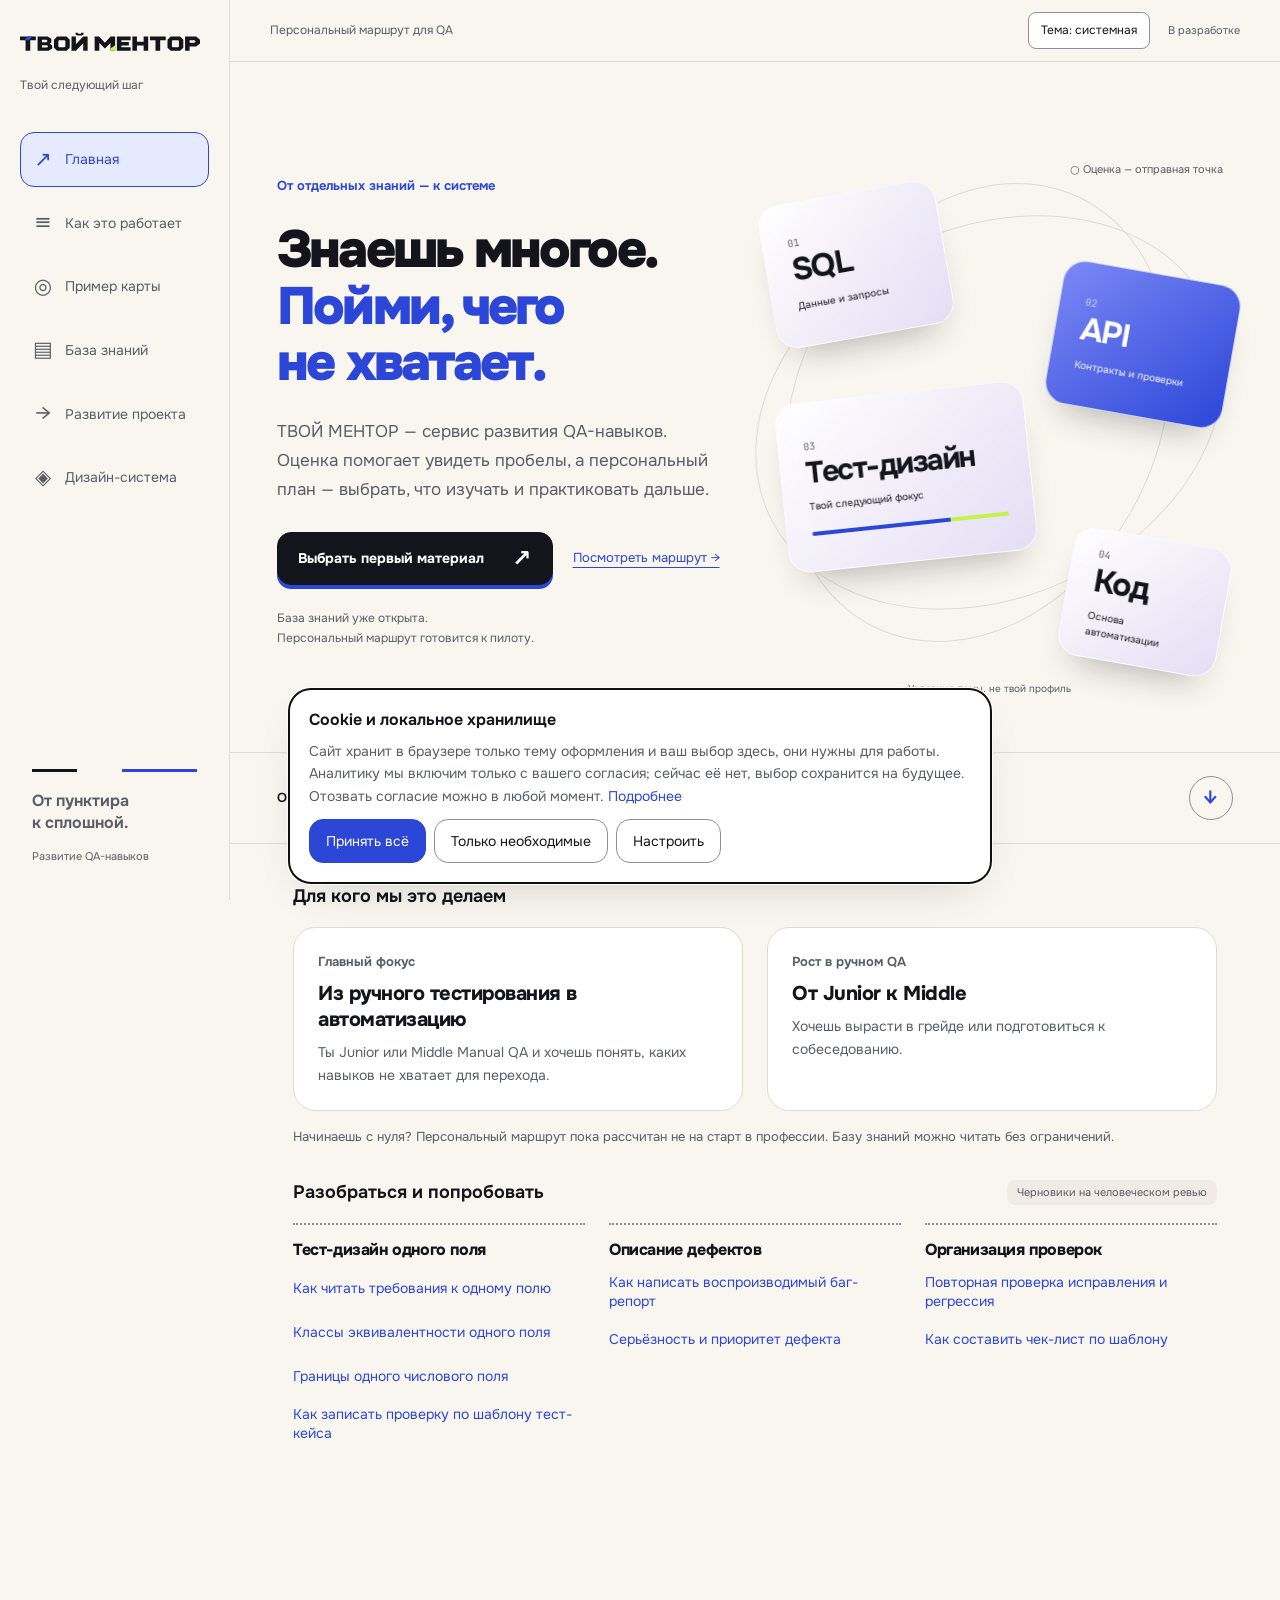
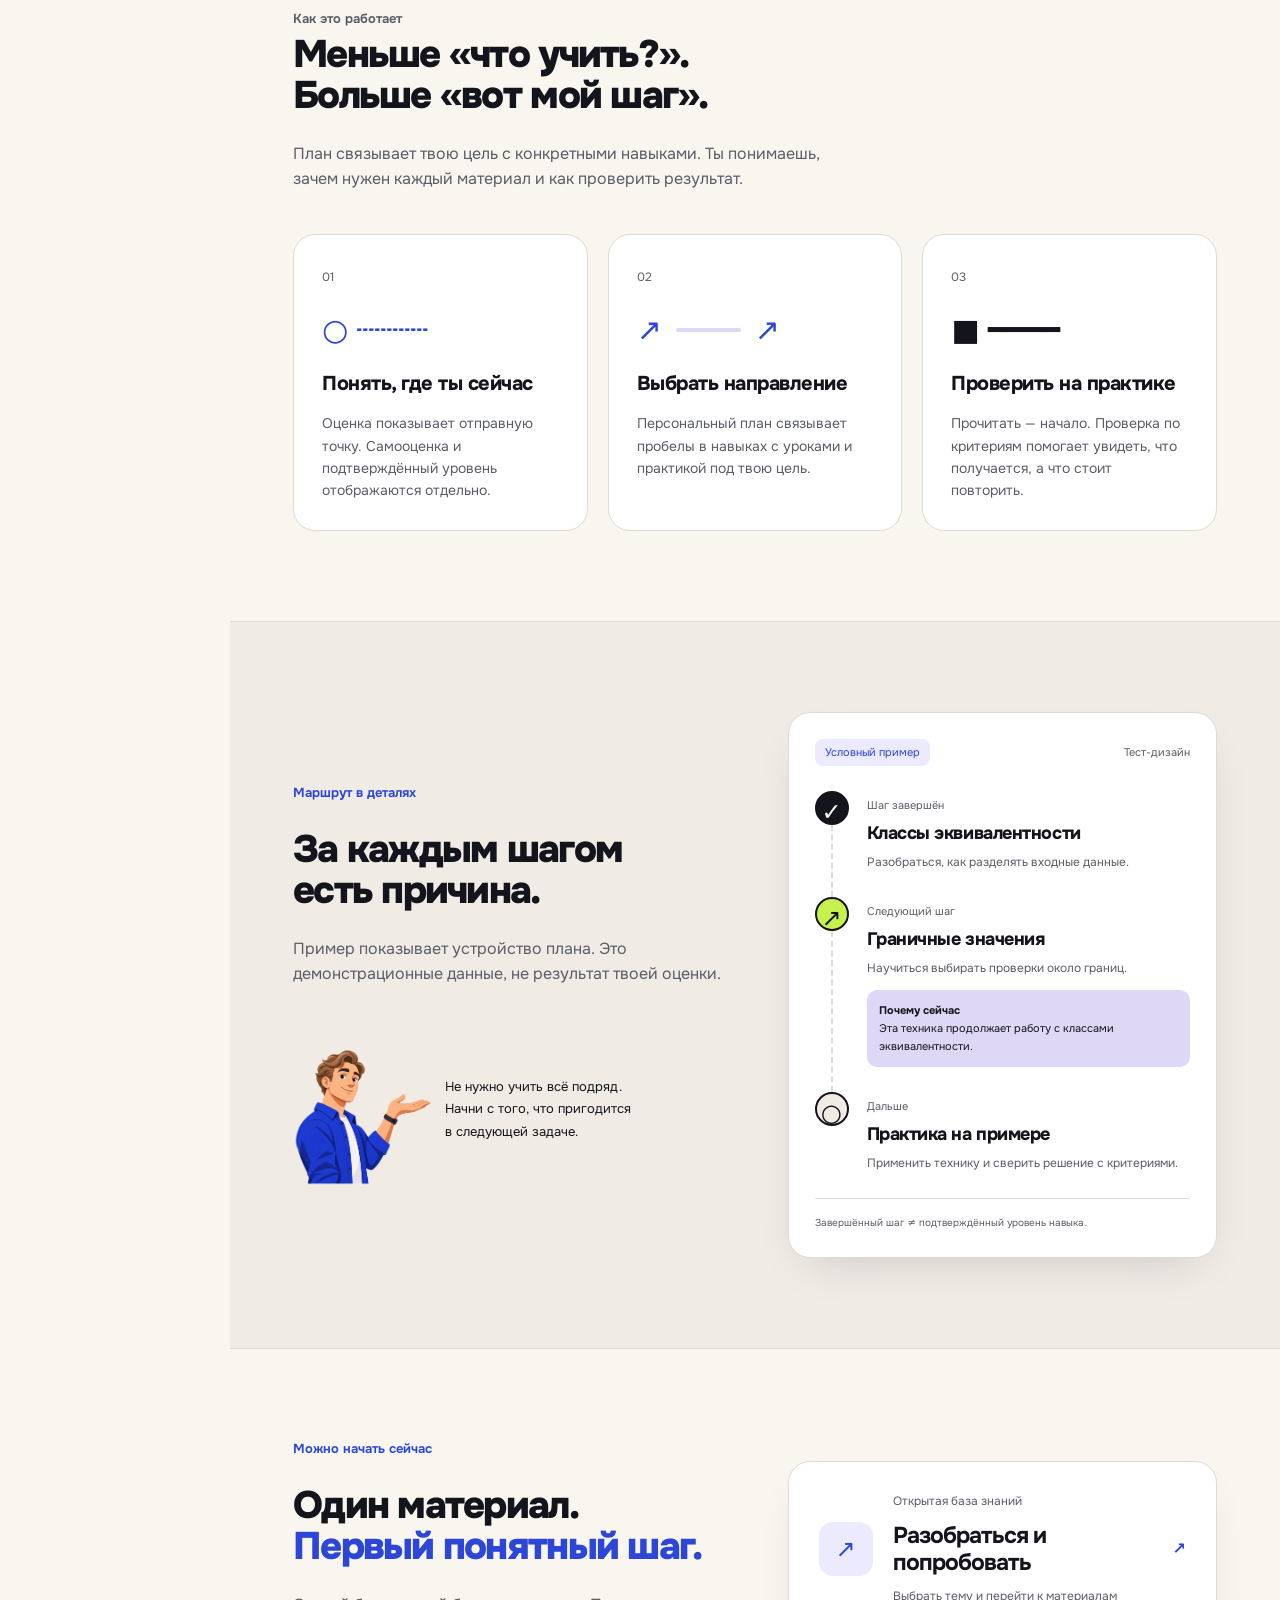
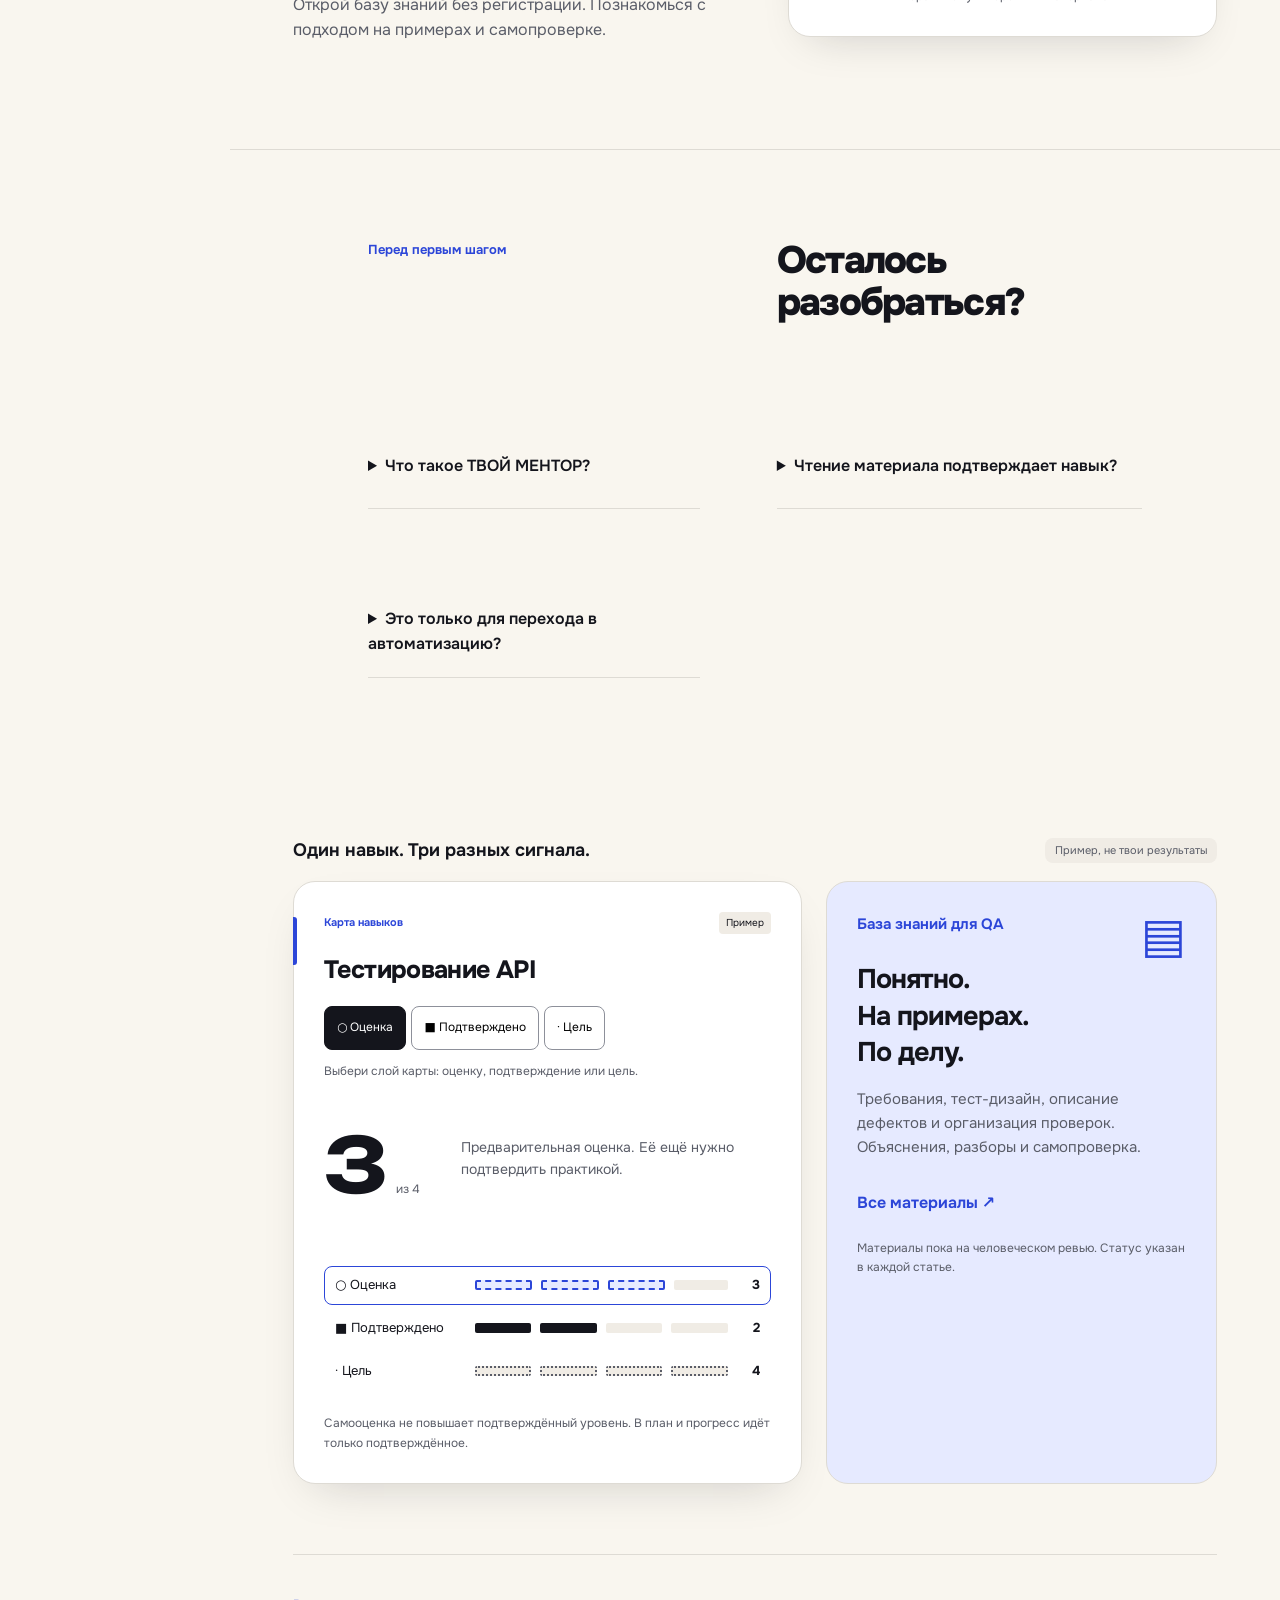
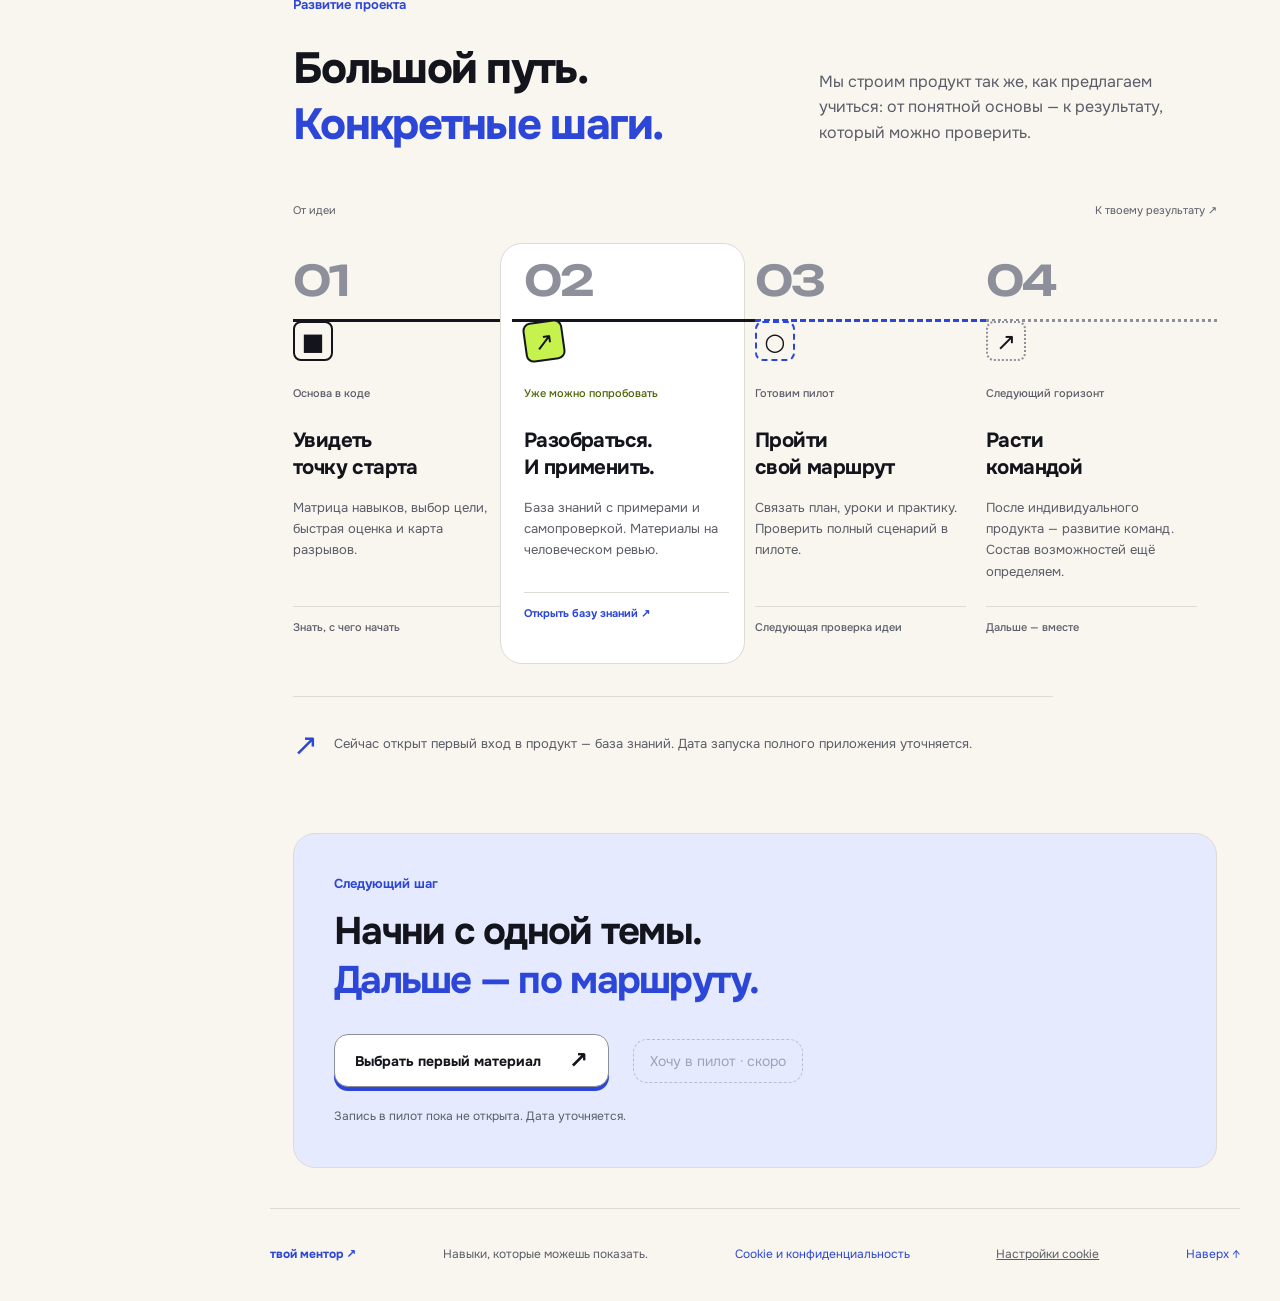
<file: index.html>
<!doctype html>
<html lang="ru">
<head>
  <meta charset="utf-8"><meta name="viewport" content="width=device-width,initial-scale=1">
  <meta name="description" content="Твой Ментор — персональный путь развития QA: карта навыков, осмысленный план и подтверждение знаний практикой. Продукт в разработке.">
  <title>ТВОЙ МЕНТОР — от отдельных знаний к системе</title>
  <link rel="canonical" href="https://avyakunichkin-code.github.io/tvoi-mentor-landing/">
  <meta property="og:type" content="website">
  <meta property="og:locale" content="ru_RU">
  <meta property="og:site_name" content="Твой Ментор">
  <meta property="og:title" content="ТВОЙ МЕНТОР — от отдельных знаний к системе">
  <meta property="og:description" content="Персональный путь развития QA: карта навыков, осмысленный план и подтверждение знаний практикой. Продукт в разработке.">
  <meta property="og:url" content="https://avyakunichkin-code.github.io/tvoi-mentor-landing/">
  <meta property="og:image" content="https://avyakunichkin-code.github.io/tvoi-mentor-landing/og-image.png">
  <meta property="og:image:width" content="1200">
  <meta property="og:image:height" content="630">
  <meta property="og:image:alt" content="Твой Ментор. Кажется, умею. Могу показать.">
  <meta name="twitter:card" content="summary_large_image">
  <link rel="icon" href="favicon.svg" type="image/svg+xml">
  <link rel="preload" href="fonts/onest-var.woff2" as="font" type="font/woff2" crossorigin>
  <link rel="preload" href="fonts/unbounded-var.woff2" as="font" type="font/woff2" crossorigin>
  <link rel="stylesheet" href="theme.css"><link rel="stylesheet" href="styles.css"><link rel="stylesheet" href="site.css"><link rel="stylesheet" href="roadmap.css"><link rel="stylesheet" href="consent.css">
  <script src="site.js"></script><script src="consent.js" defer></script><script src="demo.js" defer></script>
<link rel="stylesheet" href="brand-home.css"><script src="brand-motion.js" defer></script></head>
<body class="public-home">
<a class="skip" href="#main">К содержимому</a>
<aside class="site-sidebar" aria-label="Навигация сайта">
<a class="site-brand" href="index.html" aria-label="Твой Ментор — главная"><img data-brand-logo src="brand/logos/wordmark.svg" data-light-src="brand/logos/wordmark.svg" data-dark-src="brand/logos/wordmark-inverse.svg" alt="ТВОЙ МЕНТОР" width="180" height="25"></a>
<p class="site-caption">Твой следующий шаг</p>
<nav class="site-nav" aria-label="Основная навигация">
<a href="index.html" aria-current="page"><span aria-hidden="true">↗</span>Главная</a>
<a href="index.html#approach"><span aria-hidden="true">≡</span>Как это работает</a>
<a href="index.html#demo"><span aria-hidden="true">◎</span>Пример карты</a>
<a href="knowledge/"><span aria-hidden="true">▤</span>База знаний</a>
<a href="index.html#roadmap"><span aria-hidden="true">→</span>Развитие проекта</a>
<a href="design-system/"><span aria-hidden="true">◈</span>Дизайн-система</a>
</nav>
<div class="site-sidebar-foot"><span class="site-seam" aria-hidden="true"></span><p>От пунктира<br>к сплошной.</p><small>Развитие QA-навыков</small></div></aside>
<div class="site-workspace"><header class="site-topbar"><span>Персональный маршрут для QA</span><button type="button" data-theme-toggle hidden>Тема</button><span class="site-status">В разработке</span></header>
<main id="main" class="wrap public-main approved-home" tabindex="-1">

<section class="hero modules-hero" data-concept="modules"><div class="hero-copy"><p class="eyebrow">От отдельных знаний — к системе</p><h1>Знаешь многое.<br><em>Пойми, чего<br>не хватает.</em></h1><p class="lead">ТВОЙ МЕНТОР — сервис развития QA-навыков. Оценка помогает увидеть пробелы, а персональный план — выбрать, что изучать и практиковать дальше.</p><div class="actions"><a class="button primary" href="knowledge/">Выбрать первый материал <span>↗</span></a><a class="text-link" href="#route-plan">Посмотреть маршрут →</a></div><p class="availability">База знаний уже открыта.<br>Персональный маршрут готовится к пилоту.</p></div><div class="hero-art modules-art"><div class="orbit orbit-one"></div><div class="orbit orbit-two"></div><div class="skill-block block-sql"><span>01</span><strong>SQL</strong><small>Данные и запросы</small></div><div class="skill-block block-api"><span>02</span><strong>API</strong><small>Контракты и проверки</small></div><div class="skill-block block-test"><span>03</span><strong>Тест-дизайн</strong><small>Твой следующий фокус</small><div class="block-line"></div></div><div class="skill-block block-code"><span>04</span><strong>Код</strong><small>Основа автоматизации</small></div><div class="module-marker">○ Оценка — отправная точка</div><div class="art-caption">Условные темы, не твой профиль</div></div></section>

<section class="hero-bottom"><span>Оценка навыков</span><span class="divider-arrow">→</span><span>Персональный план</span><span class="divider-arrow">→</span><span>Уроки и практика</span><a href="#approach" aria-label="Перейти к разделу Как это работает">↓</a></section><div class="retained-sections"><section class="public-audience" aria-labelledby="audience-title">
    <div class="public-section-head"><h2 id="audience-title">Для кого мы это делаем</h2></div>
    <div class="public-audience-grid"><article class="public-audience-card"><p class="eyebrow">Главный фокус</p><h3>Из ручного тестирования в автоматизацию</h3><p>Ты Junior или Middle Manual QA и хочешь понять, каких навыков не хватает для перехода.</p></article><article class="public-audience-card"><p class="eyebrow">Рост в ручном QA</p><h3>От Junior к Middle</h3><p>Хочешь вырасти в грейде или подготовиться к собеседованию.</p></article></div>
    <p class="public-audience-note">Начинаешь с нуля? Персональный маршрут пока рассчитан не на старт в профессии. Базу знаний можно читать без ограничений.</p>
  </section><section class="public-next" aria-labelledby="next-title">
    <div class="public-section-head"><h2 id="next-title">Разобраться и попробовать</h2><span class="public-tag">Черновики на человеческом ревью</span></div>
    <div class="kb-preview"><section class="kb-preview-group"><h3>Тест-дизайн одного поля</h3><ol><li><a href="knowledge/reading-field-requirements/">Как читать требования к одному полю</a></li><li><a href="knowledge/equivalence-partitioning/">Классы эквивалентности одного поля</a></li><li><a href="knowledge/boundary-values/">Границы одного числового поля</a></li><li><a href="knowledge/writing-test-cases/">Как записать проверку по шаблону тест-кейса</a></li></ol></section><section class="kb-preview-group"><h3>Описание дефектов</h3><ol><li><a href="knowledge/reproducible-bug-reports/">Как написать воспроизводимый баг-репорт</a></li><li><a href="knowledge/severity-and-priority/">Серьёзность и приоритет дефекта</a></li></ol></section><section class="kb-preview-group"><h3>Организация проверок</h3><ol><li><a href="knowledge/confirmation-and-regression/">Повторная проверка исправления и регрессия</a></li><li><a href="knowledge/writing-checklists/">Как составить чек-лист по шаблону</a></li></ol></section></div>
  </section></div>
<section class="section how-section" id="approach"><div class="section-heading"><p class="eyebrow">Как это работает</p><h2>Меньше «что учить?».<br>Больше «вот мой шаг».</h2><p>План связывает твою цель с конкретными навыками. Ты понимаешь, зачем нужен каждый материал и как проверить результат.</p></div><div class="three-grid"><article class="feature-card reveal"><span class="number">01</span><div class="mini-estimate">○ ┄┄┄┄</div><h3>Понять, где ты сейчас</h3><p>Оценка показывает отправную точку. Самооценка и подтверждённый уровень отображаются отдельно.</p></article><article class="feature-card reveal"><span class="number">02</span><div class="mini-route">↗ <span></span> ↗</div><h3>Выбрать направление</h3><p>Персональный план связывает пробелы в навыках с уроками и практикой под твою цель.</p></article><article class="feature-card reveal"><span class="number">03</span><div class="mini-confirm">■ ━━━━</div><h3>Проверить на практике</h3><p>Прочитать — начало. Проверка по критериям помогает увидеть, что получается, а что стоит повторить.</p></article></div></section>
<section class="section map-section" id="route-plan"><div class="map-intro"><p class="eyebrow">Маршрут в деталях</p><h2>За каждым шагом<br>есть причина.</h2><p>Пример показывает устройство плана. Это демонстрационные данные, не результат твоей оценки.</p><div class="mentor-inline"><img src="brand/mascot/explain-waist.png" alt="" width="180" height="180" loading="lazy"><blockquote>Не нужно учить всё подряд.<br>Начни с того, что пригодится<br>в следующей задаче.</blockquote></div></div><div class="journey-demo reveal"><div class="demo-header"><span class="badge">Условный пример</span><span>Тест-дизайн</span></div><div class="journey-row done"><span class="journey-node">✓</span><div><small>Шаг завершён</small><h3>Классы эквивалентности</h3><p>Разобраться, как разделять входные данные.</p></div></div><div class="journey-row active"><span class="journey-node">↗</span><div><small>Следующий шаг</small><h3>Граничные значения</h3><p>Научиться выбирать проверки около границ.</p><div class="why"><b>Почему сейчас</b><br>Эта техника продолжает работу с классами эквивалентности.</div></div></div><div class="journey-row"><span class="journey-node">○</span><div><small>Дальше</small><h3>Практика на примере</h3><p>Применить технику и сверить решение с критериями.</p></div></div><p class="demo-disclaimer">Завершённый шаг ≠ подтверждённый уровень навыка.</p></div></section>
<section class="section start-section" id="start"><div><p class="eyebrow">Можно начать сейчас</p><h2>Один материал.<br><em>Первый понятный шаг.</em></h2><p>Открой базу знаний без регистрации. Познакомься с подходом на примерах и самопроверке.</p></div><a class="material-card" href="knowledge/"><span class="material-icon">↗</span><span><small>Открытая база знаний</small><strong>Разобраться и попробовать</strong><span>Выбрать тему и перейти к материалам</span></span><b>↗</b></a></section>
<section class="section faq-section"><p class="eyebrow">Перед первым шагом</p><h2>Осталось разобраться?</h2><details><summary>Что такое ТВОЙ МЕНТОР?</summary><p>Сервис оценки QA-навыков и персонального развития: оценка, план, уроки и практика. База знаний доступна сейчас, персональный маршрут готовится к пилоту.</p></details><details><summary>Чтение материала подтверждает навык?</summary><p>Нет. Прочитанный материал и выполненный учебный шаг сами по себе не подтверждают уровень. Нужны соответствующие свидетельства проверки по правилам продукта.</p></details><details><summary>Это только для перехода в автоматизацию?</summary><p>Подход помогает развивать QA-навыки под выбранную цель. Переход в автоматизацию — один из сценариев; базовые техники тестирования тоже входят в развитие.</p></details></section>
<div class="retained-sections"><section id="demo" class="public-demo" aria-labelledby="demo-title">
    <div class="public-section-head"><h2 id="demo-title">Один навык. Три разных сигнала.</h2><span class="public-tag">Пример, не твои результаты</span></div>
    <div class="public-demo-grid"><div class="demo-card"><div class="card-top"><p class="eyebrow">Карта навыков</p><span class="sample-badge">Пример</span></div><h3>Тестирование API</h3>
      <div class="tabs" hidden role="group" aria-label="Выбрать представление" aria-describedby="demo-hint"><button type="button" data-view="estimate" aria-pressed="true">○ Оценка</button><button type="button" data-view="confirmed" aria-pressed="false">■ Подтверждено</button><button type="button" data-view="target" aria-pressed="false">· Цель</button></div>
      <p id="demo-hint" class="demo-hint" hidden>Выбери слой карты: оценку, подтверждение или цель.</p>
      <div class="level-display" aria-live="polite" aria-atomic="true"><div class="level"><strong id="level">3</strong><span>из 4</span></div><p id="explanation">Предварительная оценка. Её ещё нужно подтвердить практикой.</p></div>
      <ul class="signal-rows" aria-label="Пример по шкале из 4 уровней"><li class="is-active" data-signal="estimate"><span>○ Оценка</span><div class="level-bars estimate" aria-hidden="true"><i></i><i></i><i></i><i></i></div><strong>3</strong></li><li data-signal="confirmed"><span>■ Подтверждено</span><div class="level-bars confirmed" aria-hidden="true"><i></i><i></i><i></i><i></i></div><strong>2</strong></li><li data-signal="target"><span>· Цель</span><div class="level-bars target" aria-hidden="true"><i></i><i></i><i></i><i></i></div><strong>4</strong></li></ul>
      <p class="public-card-note">Самооценка не повышает подтверждённый уровень. В план и прогресс идёт только подтверждённое.</p>
    </div><article class="public-library"><span aria-hidden="true">▤</span><p class="eyebrow">База знаний для QA</p><h3>Понятно.<br> На примерах.<br> По делу.</h3><p>Требования, тест-дизайн, описание дефектов и организация проверок. Объяснения, разборы и самопроверка.</p><a href="knowledge/">Все материалы ↗</a><p class="public-card-note">Материалы пока на человеческом ревью. Статус указан в каждой статье.</p></article></div>
  </section><section id="roadmap" class="public-roadmap roadmap-journey" aria-labelledby="roadmap-title">
    <div class="journey-heading"><div><p class="eyebrow">Развитие проекта</p><h2 id="roadmap-title">Большой путь.<br><span>Конкретные шаги.</span></h2></div><p>Мы строим продукт так же, как предлагаем учиться: от понятной основы — к результату, который можно проверить.</p></div>
    <div class="journey-map"><div class="journey-axis" aria-hidden="true"><span>От идеи</span><span>К твоему результату ↗</span></div>
    <ol aria-label="Маршрут развития проекта">
      <li class="journey-stage journey-built"><span class="journey-number" aria-hidden="true">01</span><div class="journey-node" aria-hidden="true">■</div><span class="journey-status">Основа в коде</span><h3>Увидеть<br> точку старта</h3><p>Матрица навыков, выбор цели, быстрая оценка и карта разрывов.</p><span class="journey-detail">Знать, с чего начать</span></li>
      <li class="journey-stage journey-open"><span class="journey-number" aria-hidden="true">02</span><div class="journey-node" aria-hidden="true">↗</div><span class="journey-status">Уже можно попробовать</span><h3>Разобраться.<br> И применить.</h3><p>База знаний с примерами и самопроверкой. Материалы на человеческом ревью.</p><a class="journey-detail" href="knowledge/">Открыть базу знаний ↗</a></li>
      <li class="journey-stage journey-pilot"><span class="journey-number" aria-hidden="true">03</span><div class="journey-node" aria-hidden="true">○</div><span class="journey-status">Готовим пилот</span><h3>Пройти<br> свой маршрут</h3><p>Связать план, уроки и практику. Проверить полный сценарий в пилоте.</p><span class="journey-detail">Следующая проверка идеи</span></li>
      <li class="journey-stage journey-future"><span class="journey-number" aria-hidden="true">04</span><div class="journey-node" aria-hidden="true">↗</div><span class="journey-status">Следующий горизонт</span><h3>Расти<br> командой</h3><p>После индивидуального продукта — развитие команд. Состав возможностей ещё определяем.</p><span class="journey-detail">Дальше — вместе</span></li>
    </ol></div>
    <p class="journey-footnote"><span aria-hidden="true">↗</span> Сейчас открыт первый вход в продукт — база знаний. Дата запуска полного приложения уточняется.</p>
  </section><section class="public-final" aria-labelledby="final-title"><p class="eyebrow">Следующий шаг</p><h2 id="final-title">Начни с одной темы.<br><span>Дальше — по маршруту.</span></h2><div class="public-actions"><a class="button" href="knowledge/">Выбрать первый материал <span aria-hidden="true">↗</span></a><button class="pilot-stub" type="button" disabled>Хочу в пилот · скоро</button></div><p class="public-caption">Запись в пилот пока не открыта. Дата уточняется.</p></section></div></main>
<footer class="wrap site-footer"><a href="index.html">твой ментор ↗</a><span>Навыки, которые можешь показать.</span><a href="privacy.html">Cookie и конфиденциальность</a><button type="button" class="cookie-settings" data-cookie-settings>Настройки cookie</button><a href="#main">Наверх ↑</a></footer></div>
</body></html>
</file>
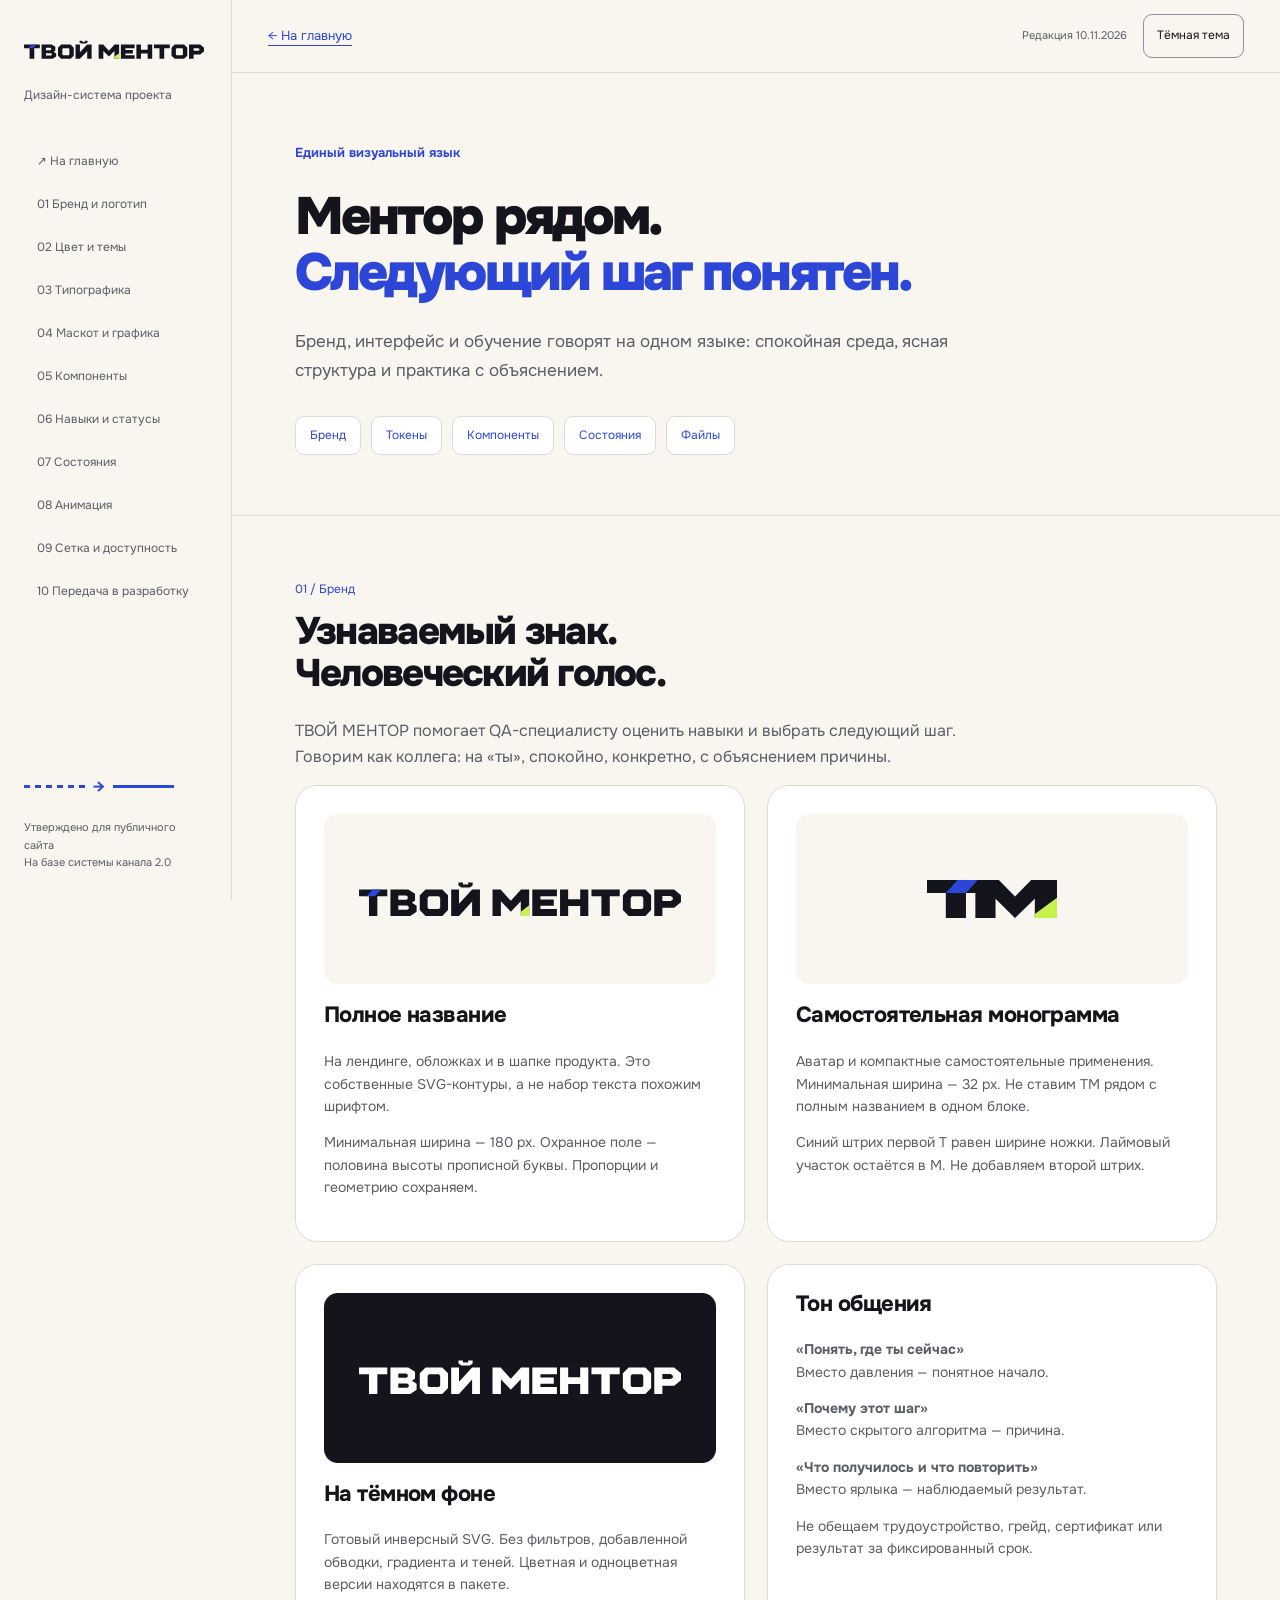
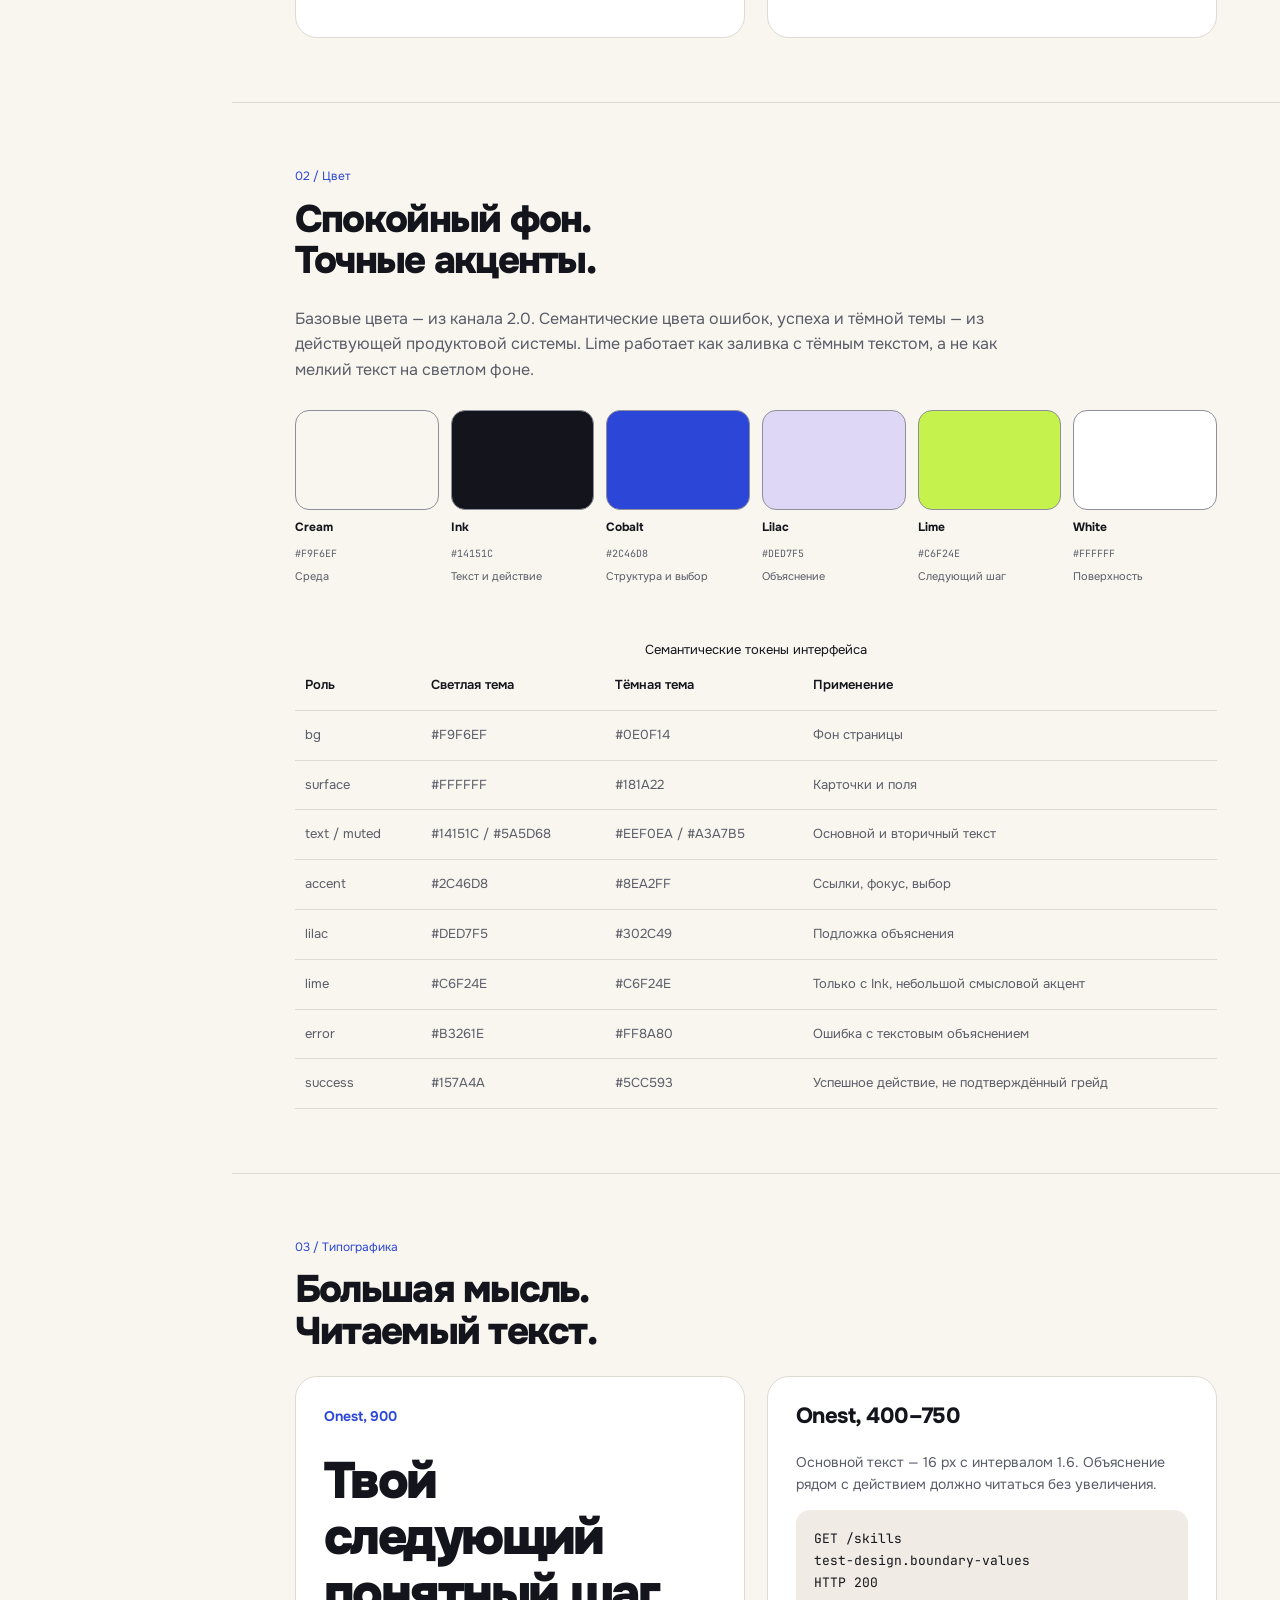
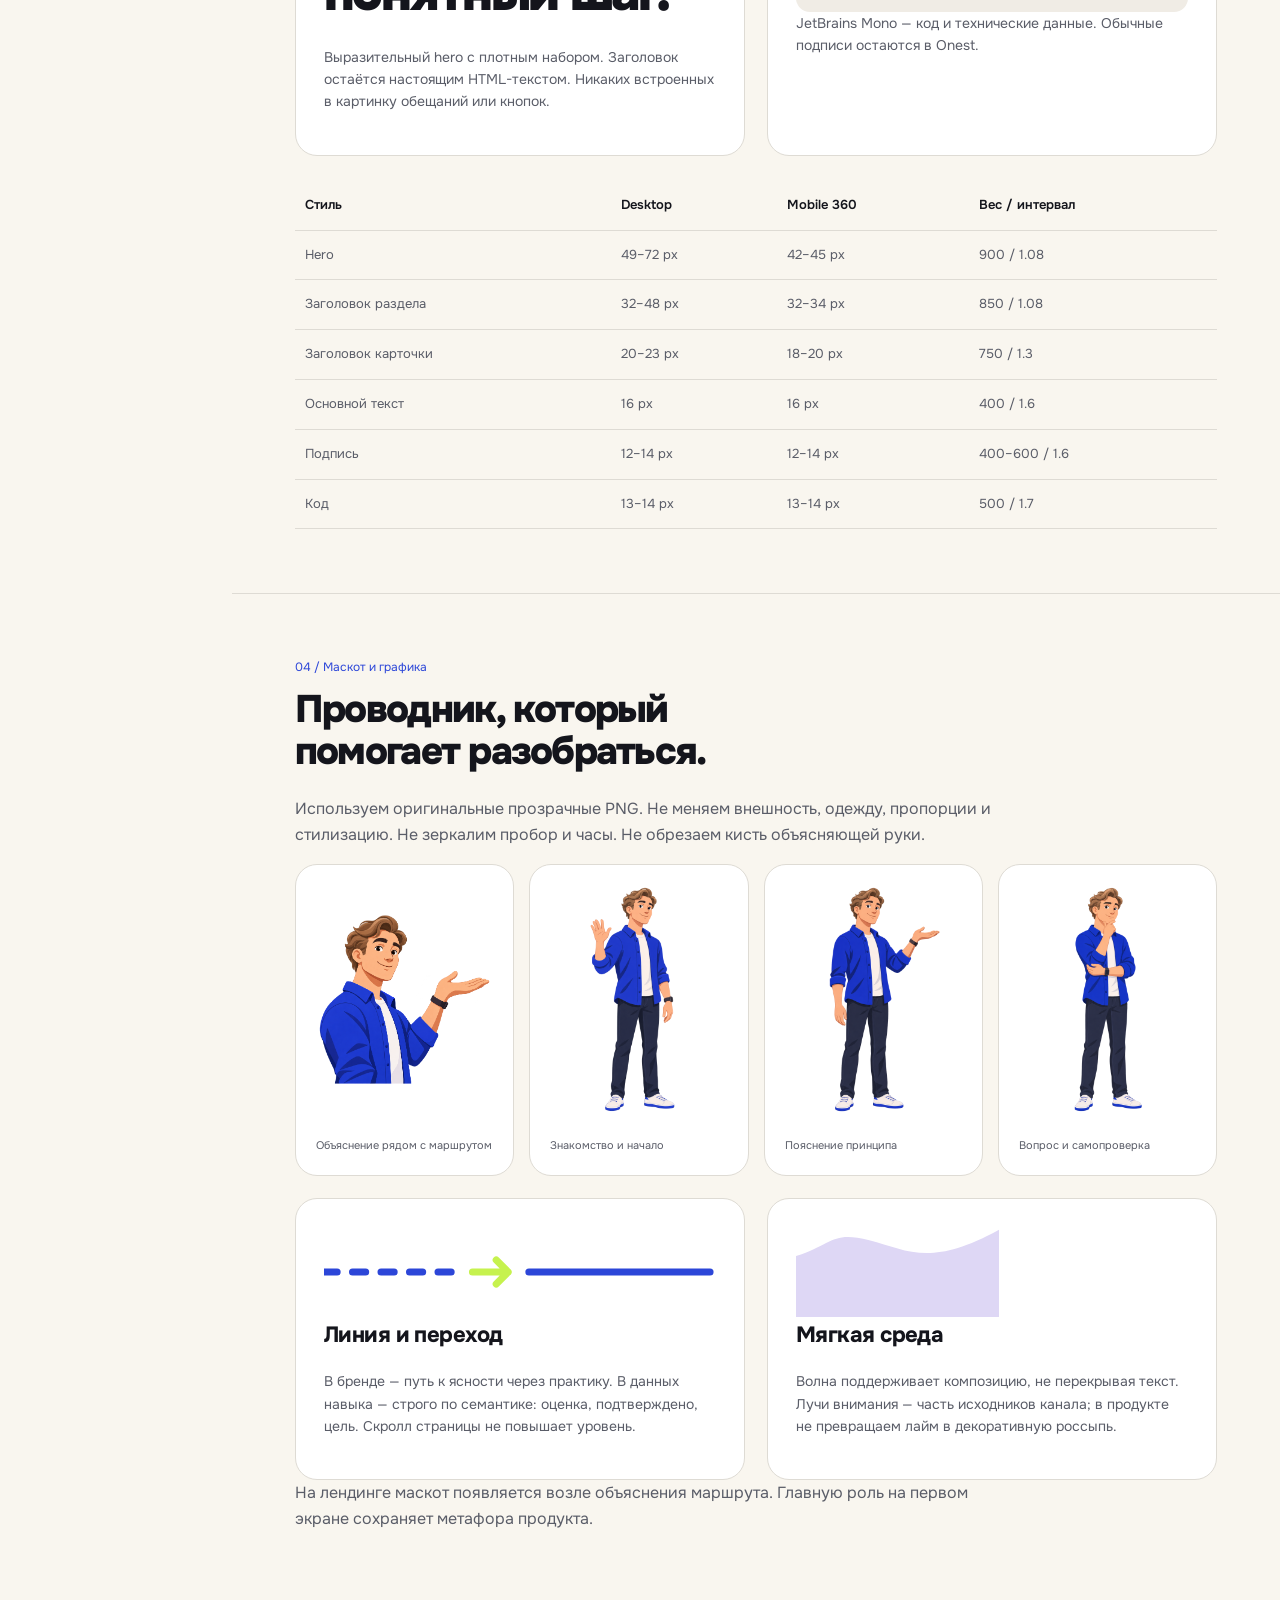
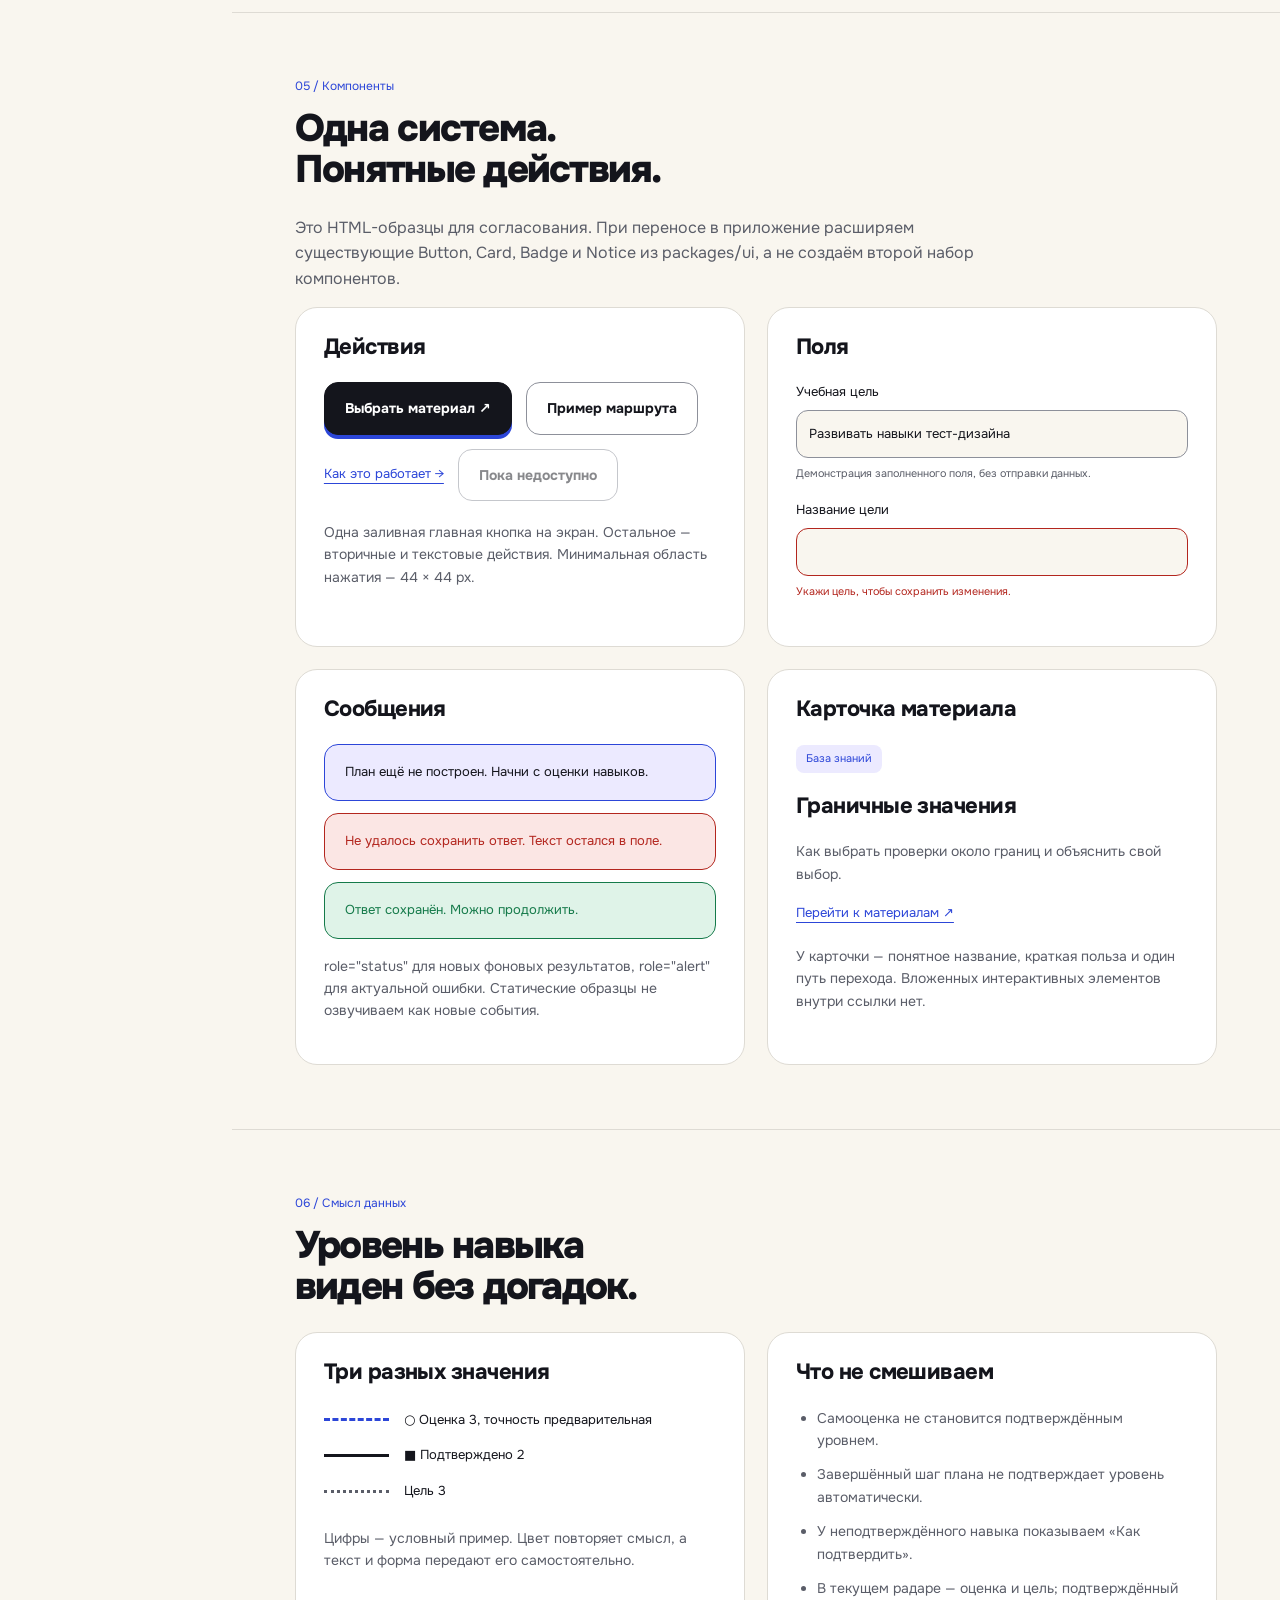
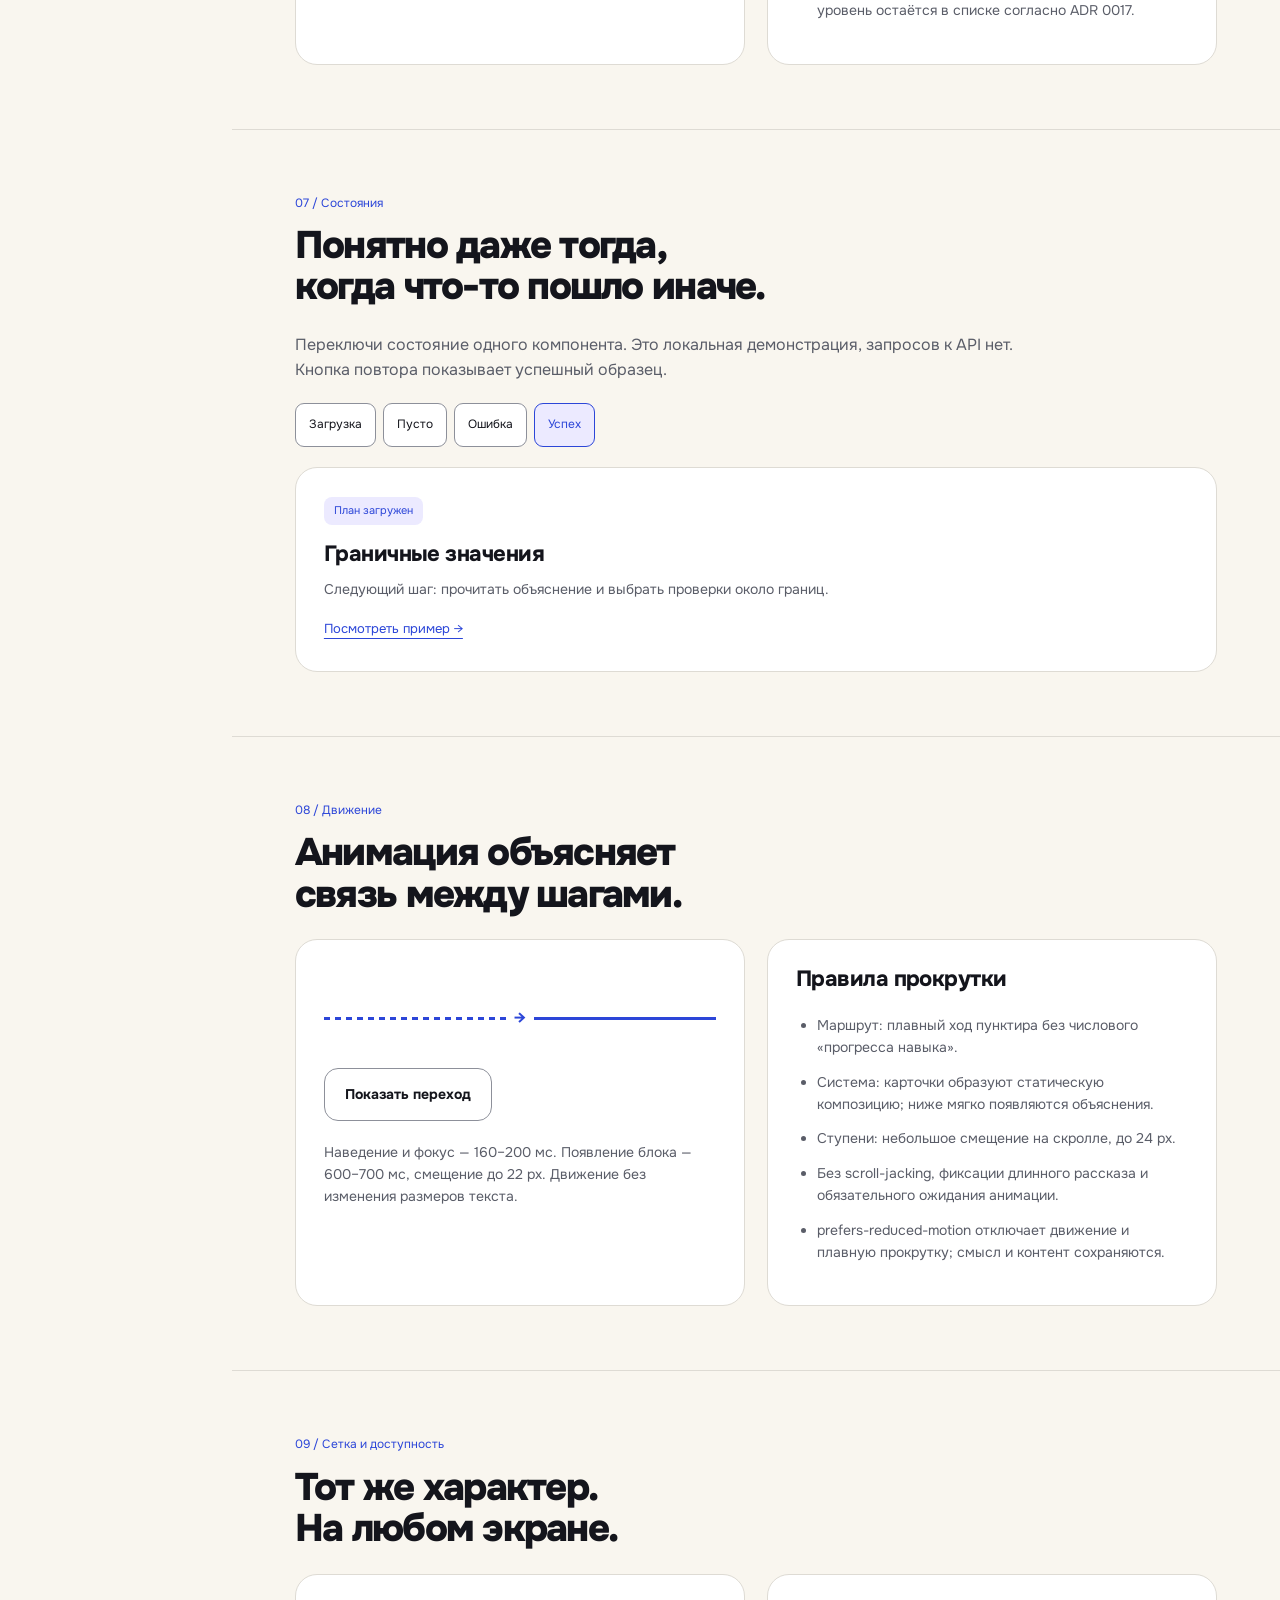
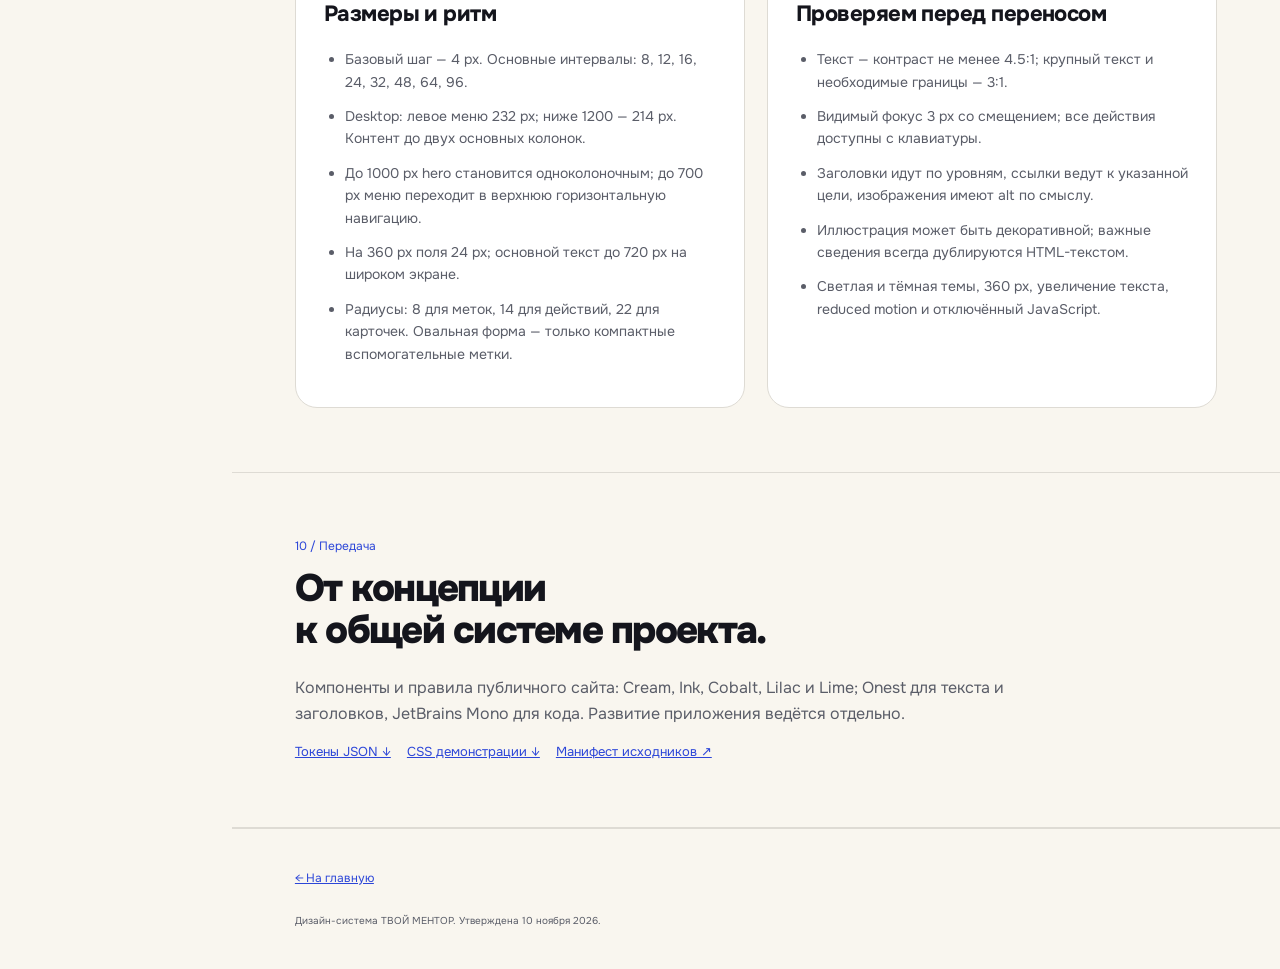
<file: design-system/index.html>
<!doctype html><html lang="ru" data-theme="light"><head><meta charset="utf-8"><meta name="viewport" content="width=device-width,initial-scale=1"><link rel="canonical" href="https://avyakunichkin-code.github.io/tvoi-mentor-landing/design-system/"><title>ТВОЙ МЕНТОР — дизайн-система проекта</title><link rel="icon" href="../brand/logos/tm.svg" type="image/svg+xml"><link rel="stylesheet" href="../brand-home.css"><script src="studio.js" defer></script></head><body>
<a class="skip" href="#main">К содержимому</a><aside class="rail system-rail"><a class="brand" href="../index.html"><img src="../brand/logos/wordmark.svg" alt="ТВОЙ МЕНТОР" width="180" height="25"></a><p class="rail-caption">Дизайн-система проекта</p><nav aria-label="Разделы дизайн-системы"><a href="../index.html">↗ На главную</a><a href="#brand">01 Бренд и логотип</a><a href="#color">02 Цвет и темы</a><a href="#type">03 Типографика</a><a href="#mascot">04 Маскот и графика</a><a href="#components">05 Компоненты</a><a href="#semantics">06 Навыки и статусы</a><a href="#states">07 Состояния</a><a href="#motion">08 Анимация</a><a href="#layout">09 Сетка и доступность</a><a href="#handoff">10 Передача в разработку</a></nav><div class="rail-bottom"><div class="brand-line"><i></i><b>→</b><i></i></div><small>Утверждено для публичного сайта<br>На базе системы канала 2.0</small></div></aside>
<div class="workspace"><header class="studio-bar"><a class="text-link" href="../index.html">← На главную</a><div class="studio-tools"><span class="draft-label">Редакция 10.11.2026</span><button class="theme-toggle" aria-label="Включить тёмную тему">Тёмная тема</button></div></header><main id="main" tabindex="-1">
<section class="system-hero"><p class="eyebrow">Единый визуальный язык</p><h1>Ментор рядом.<br><em>Следующий шаг понятен.</em></h1><p class="lead">Бренд, интерфейс и обучение говорят на одном языке: спокойная среда, ясная структура и практика с объяснением.</p><div class="system-index"><a href="#brand">Бренд</a><a href="#color">Токены</a><a href="#components">Компоненты</a><a href="#states">Состояния</a><a href="#handoff">Файлы</a></div></section>
<section class="system-section" id="brand"><span class="section-number">01 / Бренд</span><h2>Узнаваемый знак.<br>Человеческий голос.</h2><p>ТВОЙ МЕНТОР помогает QA-специалисту оценить навыки и выбрать следующий шаг. Говорим как коллега: на «ты», спокойно, конкретно, с объяснением причины.</p><div class="two-grid"><article class="spec-card"><div class="logo-stage"><img src="../brand/logos/wordmark.svg" alt="Полное имя ТВОЙ МЕНТОР"></div><h3>Полное название</h3><p>На лендинге, обложках и в шапке продукта. Это собственные SVG-контуры, а не набор текста похожим шрифтом.</p><p>Минимальная ширина — 180 px. Охранное поле — половина высоты прописной буквы. Пропорции и геометрию сохраняем.</p></article><article class="spec-card"><div class="logo-stage short"><img src="../brand/logos/tm.svg" alt="Монограмма ТМ"></div><h3>Самостоятельная монограмма</h3><p>Аватар и компактные самостоятельные применения. Минимальная ширина — 32 px. Не ставим ТМ рядом с полным названием в одном блоке.</p><p>Синий штрих первой Т равен ширине ножки. Лаймовый участок остаётся в М. Не добавляем второй штрих.</p></article><article class="spec-card"><div class="logo-stage inverse"><img src="../brand/logos/wordmark-inverse.svg" alt="Инверсный логотип"></div><h3>На тёмном фоне</h3><p>Готовый инверсный SVG. Без фильтров, добавленной обводки, градиента и теней. Цветная и одноцветная версии находятся в пакете.</p></article><article class="spec-card"><h3>Тон общения</h3><p><strong>«Понять, где ты сейчас»</strong><br>Вместо давления — понятное начало.</p><p><strong>«Почему этот шаг»</strong><br>Вместо скрытого алгоритма — причина.</p><p><strong>«Что получилось и что повторить»</strong><br>Вместо ярлыка — наблюдаемый результат.</p><p>Не обещаем трудоустройство, грейд, сертификат или результат за фиксированный срок.</p></article></div></section>
<section class="system-section" id="color"><span class="section-number">02 / Цвет</span><h2>Спокойный фон.<br>Точные акценты.</h2><p>Базовые цвета — из канала 2.0. Семантические цвета ошибок, успеха и тёмной темы — из действующей продуктовой системы. Lime работает как заливка с тёмным текстом, а не как мелкий текст на светлом фоне.</p><div class="palette"><div class="swatch"><div class="swatch-color" style="--swatch:#F9F6EF"></div><strong>Cream</strong><code>#F9F6EF</code><small>Среда</small></div><div class="swatch"><div class="swatch-color" style="--swatch:#14151C"></div><strong>Ink</strong><code>#14151C</code><small>Текст и действие</small></div><div class="swatch"><div class="swatch-color" style="--swatch:#2C46D8"></div><strong>Cobalt</strong><code>#2C46D8</code><small>Структура и выбор</small></div><div class="swatch"><div class="swatch-color" style="--swatch:#DED7F5"></div><strong>Lilac</strong><code>#DED7F5</code><small>Объяснение</small></div><div class="swatch"><div class="swatch-color" style="--swatch:#C6F24E"></div><strong>Lime</strong><code>#C6F24E</code><small>Следующий шаг</small></div><div class="swatch"><div class="swatch-color" style="--swatch:#FFFFFF"></div><strong>White</strong><code>#FFFFFF</code><small>Поверхность</small></div></div><div class="table-scroll"><table class="spec-table"><caption>Семантические токены интерфейса</caption><thead><tr><th>Роль</th><th>Светлая тема</th><th>Тёмная тема</th><th>Применение</th></tr></thead><tbody><tr><td>bg</td><td>#F9F6EF</td><td>#0E0F14</td><td>Фон страницы</td></tr><tr><td>surface</td><td>#FFFFFF</td><td>#181A22</td><td>Карточки и поля</td></tr><tr><td>text / muted</td><td>#14151C / #5A5D68</td><td>#EEF0EA / #A3A7B5</td><td>Основной и вторичный текст</td></tr><tr><td>accent</td><td>#2C46D8</td><td>#8EA2FF</td><td>Ссылки, фокус, выбор</td></tr><tr><td>lilac</td><td>#DED7F5</td><td>#302C49</td><td>Подложка объяснения</td></tr><tr><td>lime</td><td>#C6F24E</td><td>#C6F24E</td><td>Только с Ink, небольшой смысловой акцент</td></tr><tr><td>error</td><td>#B3261E</td><td>#FF8A80</td><td>Ошибка с текстовым объяснением</td></tr><tr><td>success</td><td>#157A4A</td><td>#5CC593</td><td>Успешное действие, не подтверждённый грейд</td></tr></tbody></table></div></section>
<section class="system-section" id="type"><span class="section-number">03 / Типографика</span><h2>Большая мысль.<br>Читаемый текст.</h2><div class="two-grid"><article class="spec-card"><p class="eyebrow">Onest, 900</p><div class="type-example">Твой следующий<br>понятный шаг.</div><p>Выразительный hero с плотным набором. Заголовок остаётся настоящим HTML-текстом. Никаких встроенных в картинку обещаний или кнопок.</p></article><article class="spec-card"><h3>Onest, 400–750</h3><p>Основной текст — 16 px с интервалом 1.6. Объяснение рядом с действием должно читаться без увеличения.</p><div class="code-example">GET /skills<br>test-design.boundary-values<br>HTTP 200</div><p>JetBrains Mono — код и технические данные. Обычные подписи остаются в Onest.</p></article></div><div class="table-scroll"><table class="spec-table"><thead><tr><th>Стиль</th><th>Desktop</th><th>Mobile 360</th><th>Вес / интервал</th></tr></thead><tbody><tr><td>Hero</td><td>49–72 px</td><td>42–45 px</td><td>900 / 1.08</td></tr><tr><td>Заголовок раздела</td><td>32–48 px</td><td>32–34 px</td><td>850 / 1.08</td></tr><tr><td>Заголовок карточки</td><td>20–23 px</td><td>18–20 px</td><td>750 / 1.3</td></tr><tr><td>Основной текст</td><td>16 px</td><td>16 px</td><td>400 / 1.6</td></tr><tr><td>Подпись</td><td>12–14 px</td><td>12–14 px</td><td>400–600 / 1.6</td></tr><tr><td>Код</td><td>13–14 px</td><td>13–14 px</td><td>500 / 1.7</td></tr></tbody></table></div></section>
<section class="system-section" id="mascot"><span class="section-number">04 / Маскот и графика</span><h2>Проводник, который<br>помогает разобраться.</h2><p>Используем оригинальные прозрачные PNG. Не меняем внешность, одежду, пропорции и стилизацию. Не зеркалим пробор и часы. Не обрезаем кисть объясняющей руки.</p><div class="mascot-grid"><article class="mascot-card"><img src="../brand/mascot/explain-waist.png" alt="Маскот объясняет, поясной портрет" loading="lazy"><small>Объяснение рядом с маршрутом</small></article><article class="mascot-card"><img src="../brand/mascot/welcome-full.png" alt="Маскот приветствует" loading="lazy"><small>Знакомство и начало</small></article><article class="mascot-card"><img src="../brand/mascot/explain-full.png" alt="Маскот показывает открытой ладонью" loading="lazy"><small>Пояснение принципа</small></article><article class="mascot-card"><img src="../brand/mascot/think-full.png" alt="Маскот размышляет" loading="lazy"><small>Вопрос и самопроверка</small></article></div><div class="two-grid" style="margin-top:22px"><article class="spec-card"><img src="../brand/elements/verification-line.svg" alt="Линия от пунктира к сплошной" height="90"><h3>Линия и переход</h3><p>В бренде — путь к ясности через практику. В данных навыка — строго по семантике: оценка, подтверждено, цель. Скролл страницы не повышает уровень.</p></article><article class="spec-card"><img src="../brand/elements/lilac-wave.svg" alt="Лиловая волна объяснения" height="90"><h3>Мягкая среда</h3><p>Волна поддерживает композицию, не перекрывая текст. Лучи внимания — часть исходников канала; в продукте не превращаем лайм в декоративную россыпь.</p></article></div><p>На лендинге маскот появляется возле объяснения маршрута. Главную роль на первом экране сохраняет метафора продукта.</p></section>
<section class="system-section" id="components"><span class="section-number">05 / Компоненты</span><h2>Одна система.<br>Понятные действия.</h2><p>Это HTML-образцы для согласования. При переносе в приложение расширяем существующие Button, Card, Badge и Notice из packages/ui, а не создаём второй набор компонентов.</p><div class="two-grid"><article class="spec-card"><h3>Действия</h3><div class="component-row"><a class="button primary" href="../index.html#start">Выбрать материал ↗</a><a class="button secondary" href="../index.html#route-plan">Пример маршрута</a><a class="text-link" href="#semantics">Как это работает →</a><button class="button" disabled>Пока недоступно</button></div><p>Одна заливная главная кнопка на экран. Остальное — вторичные и текстовые действия. Минимальная область нажатия — 44 × 44 px.</p></article><article class="spec-card"><h3>Поля</h3><label class="field">Учебная цель<input value="Развивать навыки тест-дизайна" readonly><small>Демонстрация заполненного поля, без отправки данных.</small></label><label class="field">Название цели<input aria-invalid="true" aria-describedby="field-error" value="" readonly><small class="error-text" id="field-error">Укажи цель, чтобы сохранить изменения.</small></label></article><article class="spec-card"><h3>Сообщения</h3><div class="notice">План ещё не построен. Начни с оценки навыков.</div><div class="notice error" style="margin-top:12px">Не удалось сохранить ответ. Текст остался в поле.</div><div class="notice success" style="margin-top:12px">Ответ сохранён. Можно продолжить.</div><p style="margin-top:16px">role="status" для новых фоновых результатов, role="alert" для актуальной ошибки. Статические образцы не озвучиваем как новые события.</p></article><article class="spec-card"><h3>Карточка материала</h3><span class="badge">База знаний</span><h3 style="margin-top:22px">Граничные значения</h3><p>Как выбрать проверки около границ и объяснить свой выбор.</p><a class="text-link" href="../index.html#start">Перейти к материалам ↗</a><p style="margin-top:20px">У карточки — понятное название, краткая польза и один путь перехода. Вложенных интерактивных элементов внутри ссылки нет.</p></article></div></section>
<section class="system-section" id="semantics"><span class="section-number">06 / Смысл данных</span><h2>Уровень навыка<br>виден без догадок.</h2><div class="two-grid"><article class="spec-card"><h3>Три разных значения</h3><div class="status-demo"><div><span class="status-line"></span><span>○ Оценка 3, точность предварительная</span></div><div><span class="status-line confirmed"></span><span>■ Подтверждено 2</span></div><div><span class="status-line target"></span><span>Цель 3</span></div></div><p>Цифры — условный пример. Цвет повторяет смысл, а текст и форма передают его самостоятельно.</p></article><article class="spec-card"><h3>Что не смешиваем</h3><ul class="rule-list"><li>Самооценка не становится подтверждённым уровнем.</li><li>Завершённый шаг плана не подтверждает уровень автоматически.</li><li>У неподтверждённого навыка показываем «Как подтвердить».</li><li>В текущем радаре — оценка и цель; подтверждённый уровень остаётся в списке согласно ADR 0017.</li></ul></article></div></section>
<section class="system-section" id="states"><span class="section-number">07 / Состояния</span><h2>Понятно даже тогда,<br>когда что-то пошло иначе.</h2><p>Переключи состояние одного компонента. Это локальная демонстрация, запросов к API нет. Кнопка повтора показывает успешный образец.</p><div class="state-controls" role="group" aria-label="Состояние карточки"><button data-state="loading" aria-pressed="false">Загрузка</button><button data-state="empty" aria-pressed="false">Пусто</button><button data-state="error" aria-pressed="false">Ошибка</button><button data-state="success" aria-pressed="true">Успех</button></div><div class="spec-card state-preview" id="state-preview" role="status" aria-live="polite"><h3>Следующий шаг</h3><p>Граничные значения. Пример загруженного плана.</p></div><noscript><p>Для переключения состояний нужен JavaScript. Базовый образец доступен выше.</p></noscript></section>
<section class="system-section" id="motion"><span class="section-number">08 / Движение</span><h2>Анимация объясняет<br>связь между шагами.</h2><div class="two-grid"><article class="spec-card"><div class="motion-demo" aria-hidden="true"><div class="brand-line"><i></i><b>→</b><i></i></div></div><button class="button secondary" data-motion>Показать переход</button><p style="margin-top:20px">Наведение и фокус — 160–200 мс. Появление блока — 600–700 мс, смещение до 22 px. Движение без изменения размеров текста.</p></article><article class="spec-card"><h3>Правила прокрутки</h3><ul class="rule-list"><li>Маршрут: плавный ход пунктира без числового «прогресса навыка».</li><li>Система: карточки образуют статическую композицию; ниже мягко появляются объяснения.</li><li>Ступени: небольшое смещение на скролле, до 24 px.</li><li>Без scroll-jacking, фиксации длинного рассказа и обязательного ожидания анимации.</li><li>prefers-reduced-motion отключает движение и плавную прокрутку; смысл и контент сохраняются.</li></ul></article></div></section>
<section class="system-section" id="layout"><span class="section-number">09 / Сетка и доступность</span><h2>Тот же характер.<br>На любом экране.</h2><div class="two-grid"><article class="spec-card"><h3>Размеры и ритм</h3><ul class="rule-list"><li>Базовый шаг — 4 px. Основные интервалы: 8, 12, 16, 24, 32, 48, 64, 96.</li><li>Desktop: левое меню 232 px; ниже 1200 — 214 px. Контент до двух основных колонок.</li><li>До 1000 px hero становится одноколоночным; до 700 px меню переходит в верхнюю горизонтальную навигацию.</li><li>На 360 px поля 24 px; основной текст до 720 px на широком экране.</li><li>Радиусы: 8 для меток, 14 для действий, 22 для карточек. Овальная форма — только компактные вспомогательные метки.</li></ul></article><article class="spec-card"><h3>Проверяем перед переносом</h3><ul class="rule-list"><li>Текст — контраст не менее 4.5:1; крупный текст и необходимые границы — 3:1.</li><li>Видимый фокус 3 px со смещением; все действия доступны с клавиатуры.</li><li>Заголовки идут по уровням, ссылки ведут к указанной цели, изображения имеют alt по смыслу.</li><li>Иллюстрация может быть декоративной; важные сведения всегда дублируются HTML-текстом.</li><li>Светлая и тёмная темы, 360 px, увеличение текста, reduced motion и отключённый JavaScript.</li></ul></article></div></section>
<section class="system-section" id="handoff"><span class="section-number">10 / Передача</span><h2>От концепции<br>к общей системе проекта.</h2><p>Компоненты и правила публичного сайта: Cream, Ink, Cobalt, Lilac и Lime; Onest для текста и заголовков, JetBrains Mono для кода. Развитие приложения ведётся отдельно.</p><div class="download-links"><a href="tokens.json" download>Токены JSON ↓</a><a href="../brand-home.css" download>CSS демонстрации ↓</a><a href="../brand/manifest.json">Манифест исходников ↗</a></div></section>
</main><footer><a href="../index.html">← На главную</a><small>Дизайн-система ТВОЙ МЕНТОР. Утверждена 10 ноября 2026.</small></footer></div></body></html>
</file>
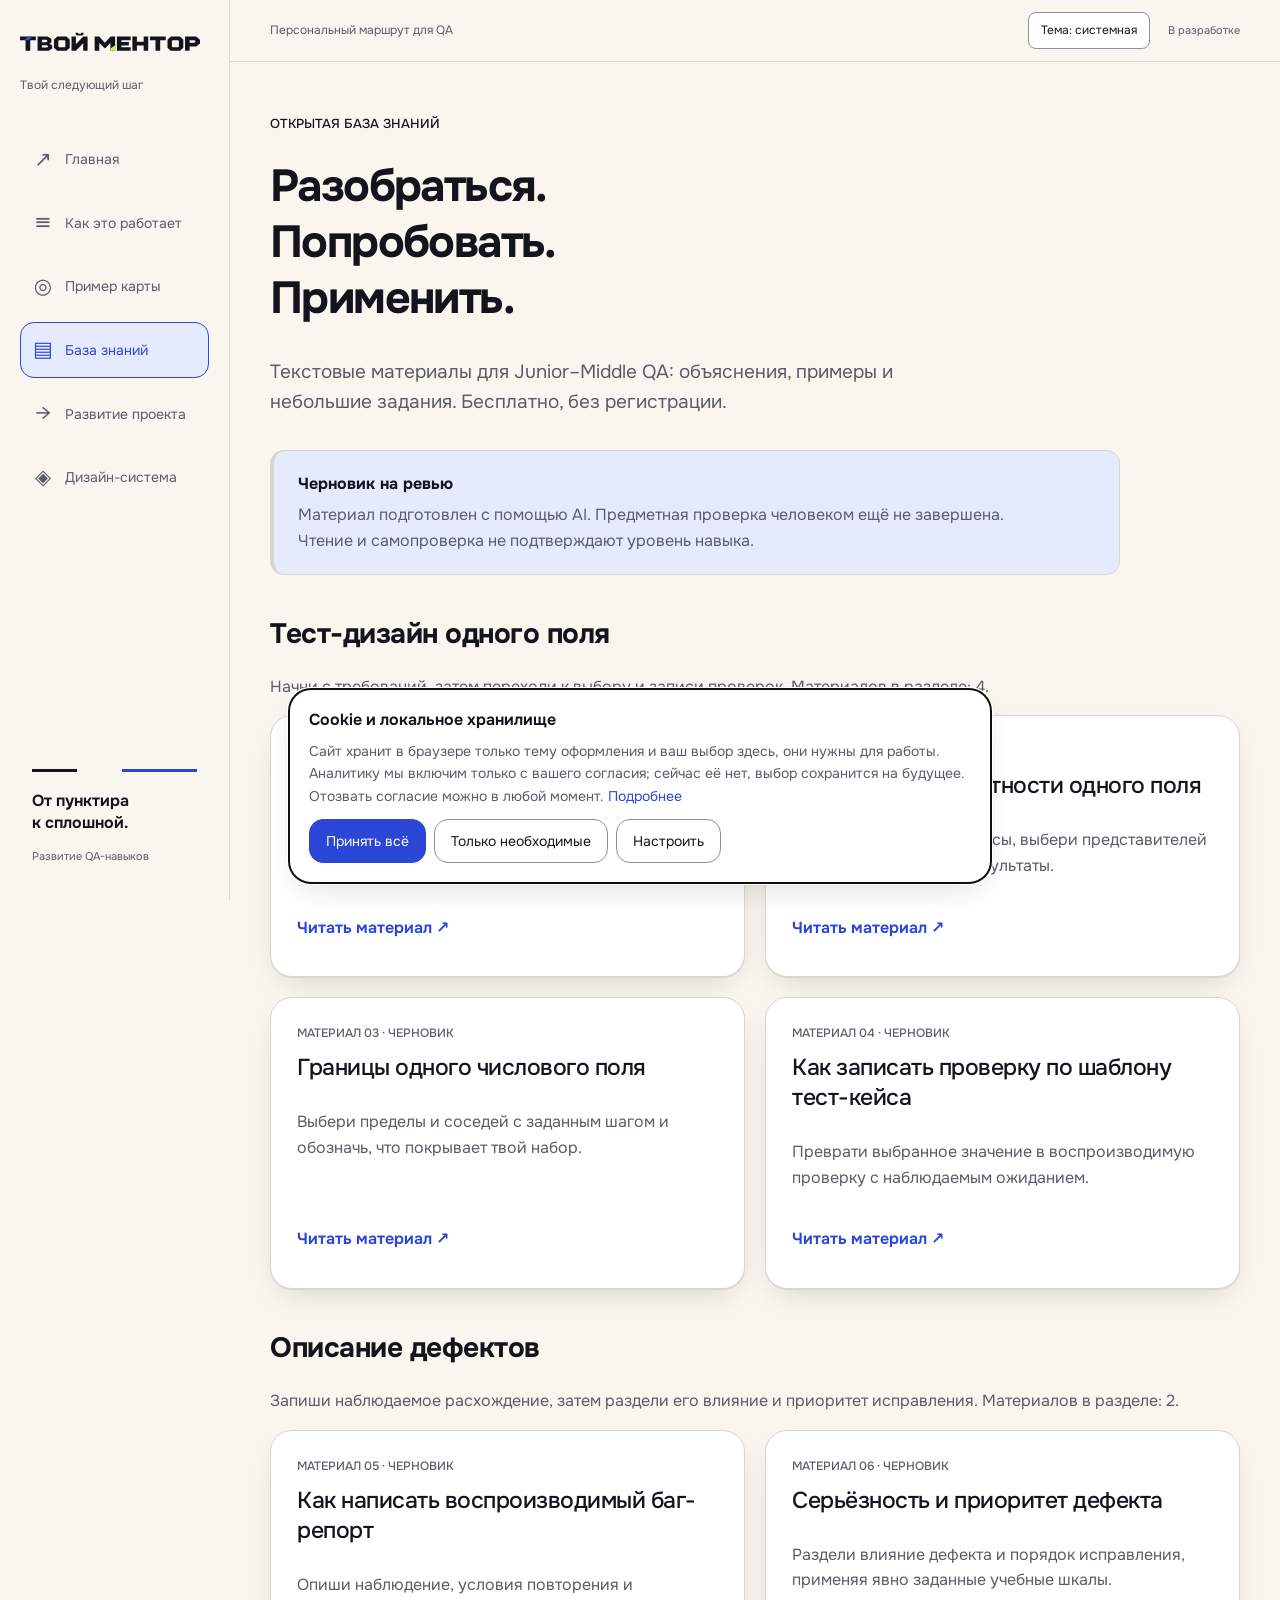
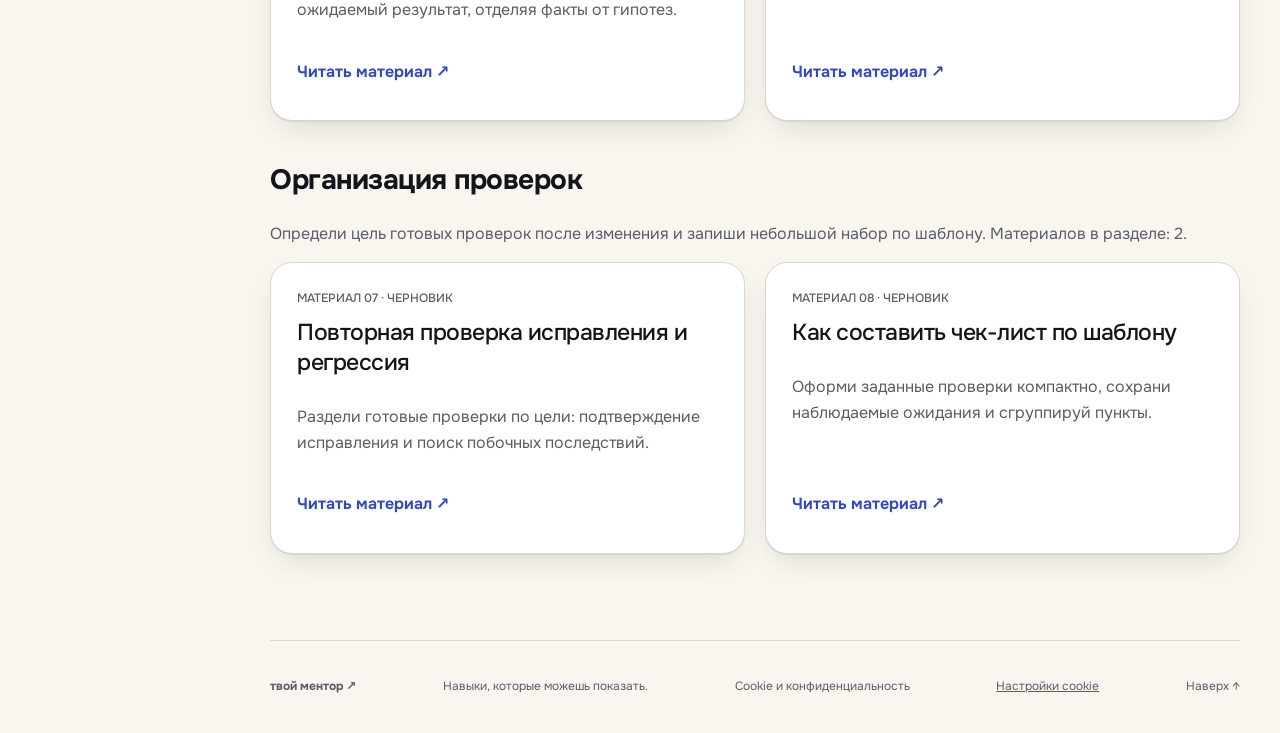
<file: knowledge/index.html>
<!doctype html>
<html lang="ru"><head>
<meta charset="utf-8"><meta name="viewport" content="width=device-width,initial-scale=1">
<meta name="robots" content="noindex, nofollow"><meta name="description" content="Краткие объяснения и учебные примеры по тестированию.">
<title>База знаний для QA — Твой Ментор</title>
<link rel="icon" href="../favicon.svg" type="image/svg+xml">
<link rel="stylesheet" href="../theme.css"><link rel="stylesheet" href="../styles.css">
<link rel="stylesheet" href="../knowledge.css">
<link rel="stylesheet" href="../site.css"><link rel="stylesheet" href="../consent.css"><script src="../site.js"></script><script src="../consent.js" defer></script>
</head><body class="kb-page"><a class="skip" href="#main">К содержимому</a>
<aside class="site-sidebar" aria-label="Навигация сайта">
<a class="site-brand" href="../index.html" aria-label="Твой Ментор — главная"><img data-brand-logo src="../brand/logos/wordmark.svg" data-light-src="../brand/logos/wordmark.svg" data-dark-src="../brand/logos/wordmark-inverse.svg" alt="ТВОЙ МЕНТОР" width="180" height="25"></a>
<p class="site-caption">Твой следующий шаг</p>
<nav class="site-nav" aria-label="Основная навигация">
<a href="../index.html"><span aria-hidden="true">↗</span>Главная</a>
<a href="../index.html#approach"><span aria-hidden="true">≡</span>Как это работает</a>
<a href="../index.html#demo"><span aria-hidden="true">◎</span>Пример карты</a>
<a href="../knowledge/" aria-current="page"><span aria-hidden="true">▤</span>База знаний</a>
<a href="../index.html#roadmap"><span aria-hidden="true">→</span>Развитие проекта</a>
<a href="../design-system/"><span aria-hidden="true">◈</span>Дизайн-система</a>
</nav>
<div class="site-sidebar-foot"><span class="site-seam" aria-hidden="true"></span><p>От пунктира<br>к сплошной.</p><small>Развитие QA-навыков</small></div></aside>
<div class="site-workspace"><header class="site-topbar"><span>Персональный маршрут для QA</span><button type="button" data-theme-toggle hidden>Тема</button><span class="site-status">В разработке</span></header>
<main id="main" class="wrap kb-main"><div class="kb-heading"><p class="eyebrow">ОТКРЫТАЯ БАЗА ЗНАНИЙ</p><h1>Разобраться.<br>Попробовать.<br>Применить.</h1><p class="kb-lead">Текстовые материалы для Junior–Middle QA: объяснения, примеры и небольшие задания. Бесплатно, без регистрации.</p></div><aside class="kb-draft" aria-label="Статус материала"><strong>Черновик на ревью</strong><p>Материал подготовлен с помощью AI. Предметная проверка человеком ещё не завершена. Чтение и самопроверка не подтверждают уровень навыка.</p></aside><section class="kb-section" aria-labelledby="test-design"><h2 id="test-design">Тест-дизайн одного поля</h2><p>Начни с требований, затем переходи к выбору и записи проверок. Материалов в разделе: 4.</p><ol class="kb-cards"><li><article class="kb-card"><p class="eyebrow">МАТЕРИАЛ 01 · ЧЕРНОВИК</p><h2><a href="reading-field-requirements/">Как читать требования к одному полю</a></h2><p>Отдели известные правила от предположений и составь проверку после уточнения требований.</p><a class="kb-read" href="reading-field-requirements/" aria-label="Читать: Как читать требования к одному полю">Читать материал ↗</a></article></li><li><article class="kb-card"><p class="eyebrow">МАТЕРИАЛ 02 · ЧЕРНОВИК</p><h2><a href="equivalence-partitioning/">Классы эквивалентности одного поля</a></h2><p>Раздели значения на классы, выбери представителей и запиши ожидаемые результаты.</p><a class="kb-read" href="equivalence-partitioning/" aria-label="Читать: Классы эквивалентности одного поля">Читать материал ↗</a></article></li><li><article class="kb-card"><p class="eyebrow">МАТЕРИАЛ 03 · ЧЕРНОВИК</p><h2><a href="boundary-values/">Границы одного числового поля</a></h2><p>Выбери пределы и соседей с заданным шагом и обозначь, что покрывает твой набор.</p><a class="kb-read" href="boundary-values/" aria-label="Читать: Границы одного числового поля">Читать материал ↗</a></article></li><li><article class="kb-card"><p class="eyebrow">МАТЕРИАЛ 04 · ЧЕРНОВИК</p><h2><a href="writing-test-cases/">Как записать проверку по шаблону тест-кейса</a></h2><p>Преврати выбранное значение в воспроизводимую проверку с наблюдаемым ожиданием.</p><a class="kb-read" href="writing-test-cases/" aria-label="Читать: Как записать проверку по шаблону тест-кейса">Читать материал ↗</a></article></li></ol></section><section class="kb-section" aria-labelledby="defect-reports"><h2 id="defect-reports">Описание дефектов</h2><p>Запиши наблюдаемое расхождение, затем раздели его влияние и приоритет исправления. Материалов в разделе: 2.</p><ol class="kb-cards"><li><article class="kb-card"><p class="eyebrow">МАТЕРИАЛ 05 · ЧЕРНОВИК</p><h2><a href="reproducible-bug-reports/">Как написать воспроизводимый баг-репорт</a></h2><p>Опиши наблюдение, условия повторения и ожидаемый результат, отделяя факты от гипотез.</p><a class="kb-read" href="reproducible-bug-reports/" aria-label="Читать: Как написать воспроизводимый баг-репорт">Читать материал ↗</a></article></li><li><article class="kb-card"><p class="eyebrow">МАТЕРИАЛ 06 · ЧЕРНОВИК</p><h2><a href="severity-and-priority/">Серьёзность и приоритет дефекта</a></h2><p>Раздели влияние дефекта и порядок исправления, применяя явно заданные учебные шкалы.</p><a class="kb-read" href="severity-and-priority/" aria-label="Читать: Серьёзность и приоритет дефекта">Читать материал ↗</a></article></li></ol></section><section class="kb-section" aria-labelledby="organizing-checks"><h2 id="organizing-checks">Организация проверок</h2><p>Определи цель готовых проверок после изменения и запиши небольшой набор по шаблону. Материалов в разделе: 2.</p><ol class="kb-cards"><li><article class="kb-card"><p class="eyebrow">МАТЕРИАЛ 07 · ЧЕРНОВИК</p><h2><a href="confirmation-and-regression/">Повторная проверка исправления и регрессия</a></h2><p>Раздели готовые проверки по цели: подтверждение исправления и поиск побочных последствий.</p><a class="kb-read" href="confirmation-and-regression/" aria-label="Читать: Повторная проверка исправления и регрессия">Читать материал ↗</a></article></li><li><article class="kb-card"><p class="eyebrow">МАТЕРИАЛ 08 · ЧЕРНОВИК</p><h2><a href="writing-checklists/">Как составить чек-лист по шаблону</a></h2><p>Оформи заданные проверки компактно, сохрани наблюдаемые ожидания и сгруппируй пункты.</p><a class="kb-read" href="writing-checklists/" aria-label="Читать: Как составить чек-лист по шаблону">Читать материал ↗</a></article></li></ol></section></main>
<footer class="wrap site-footer"><a href="../index.html">твой ментор ↗</a><span>Навыки, которые можешь показать.</span><a href="../privacy.html">Cookie и конфиденциальность</a><button type="button" class="cookie-settings" data-cookie-settings>Настройки cookie</button><a href="#main">Наверх ↑</a></footer></div>
</body></html>
</file>
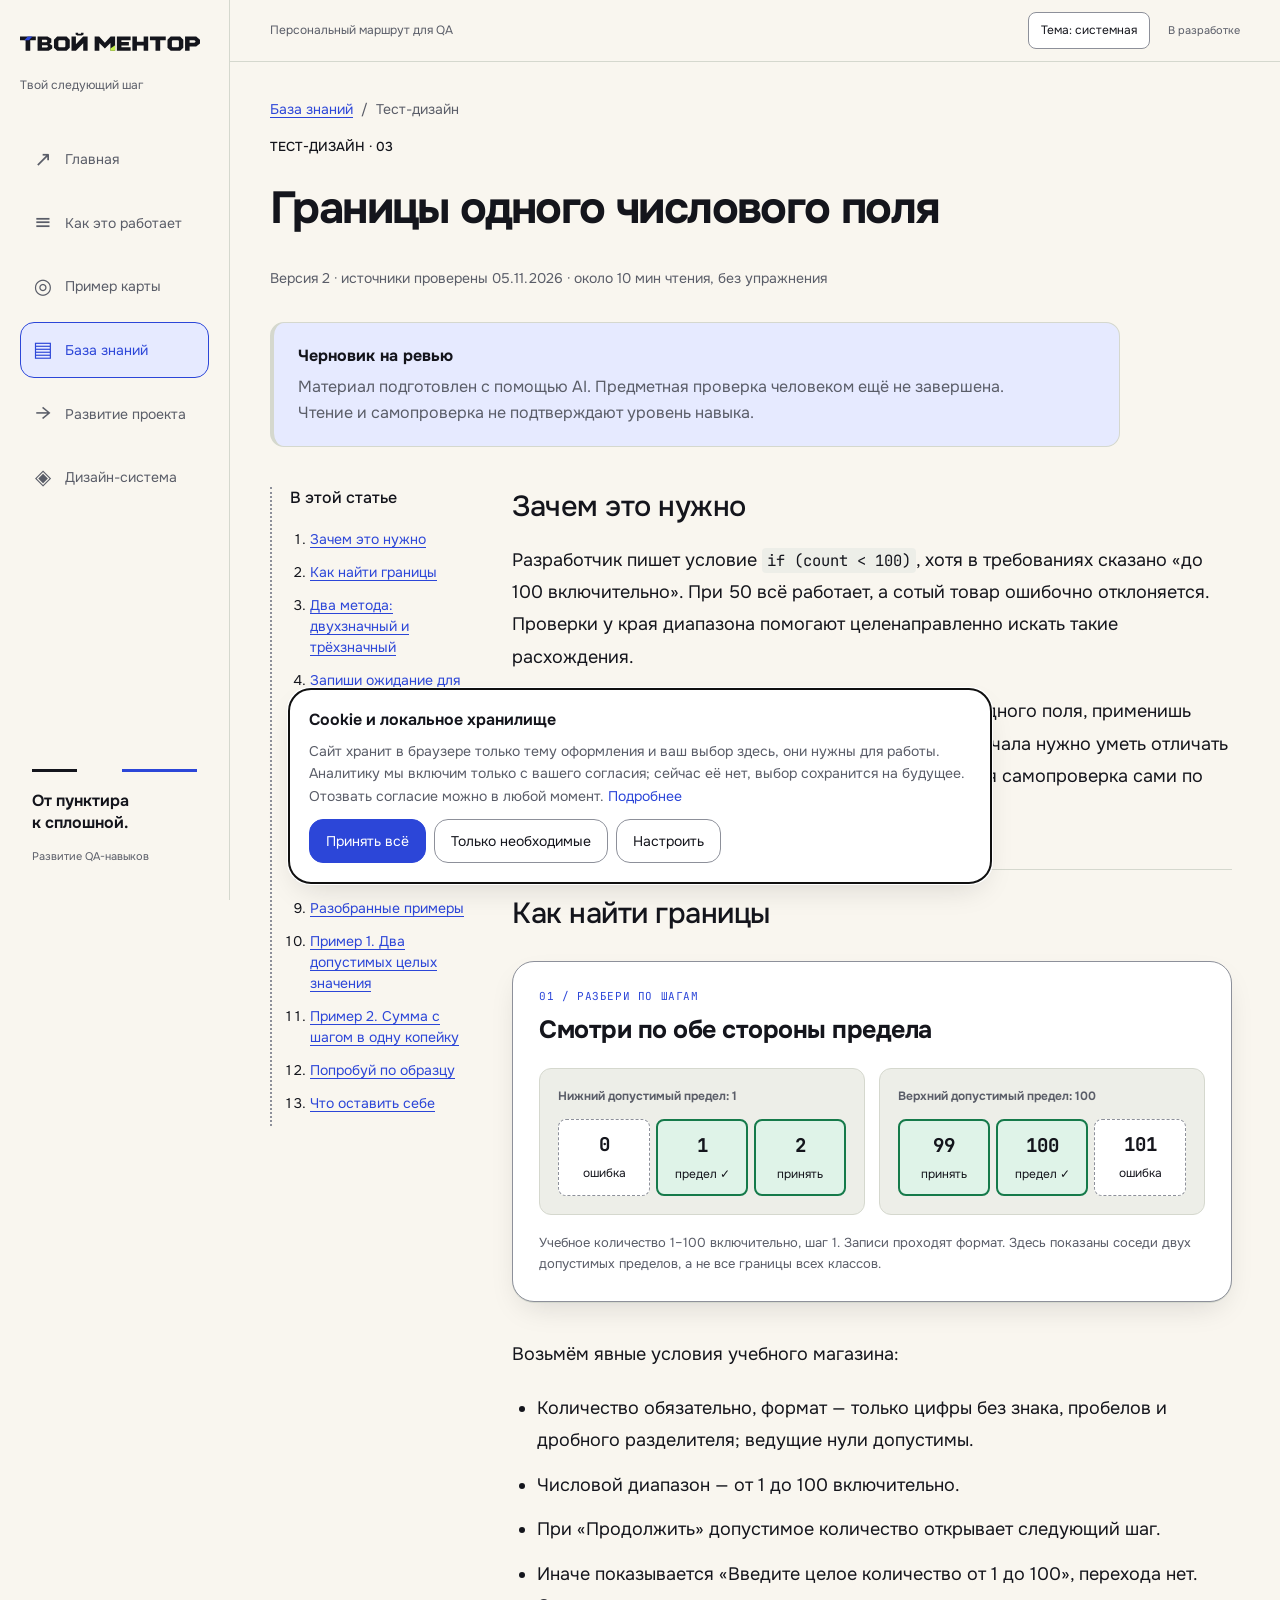
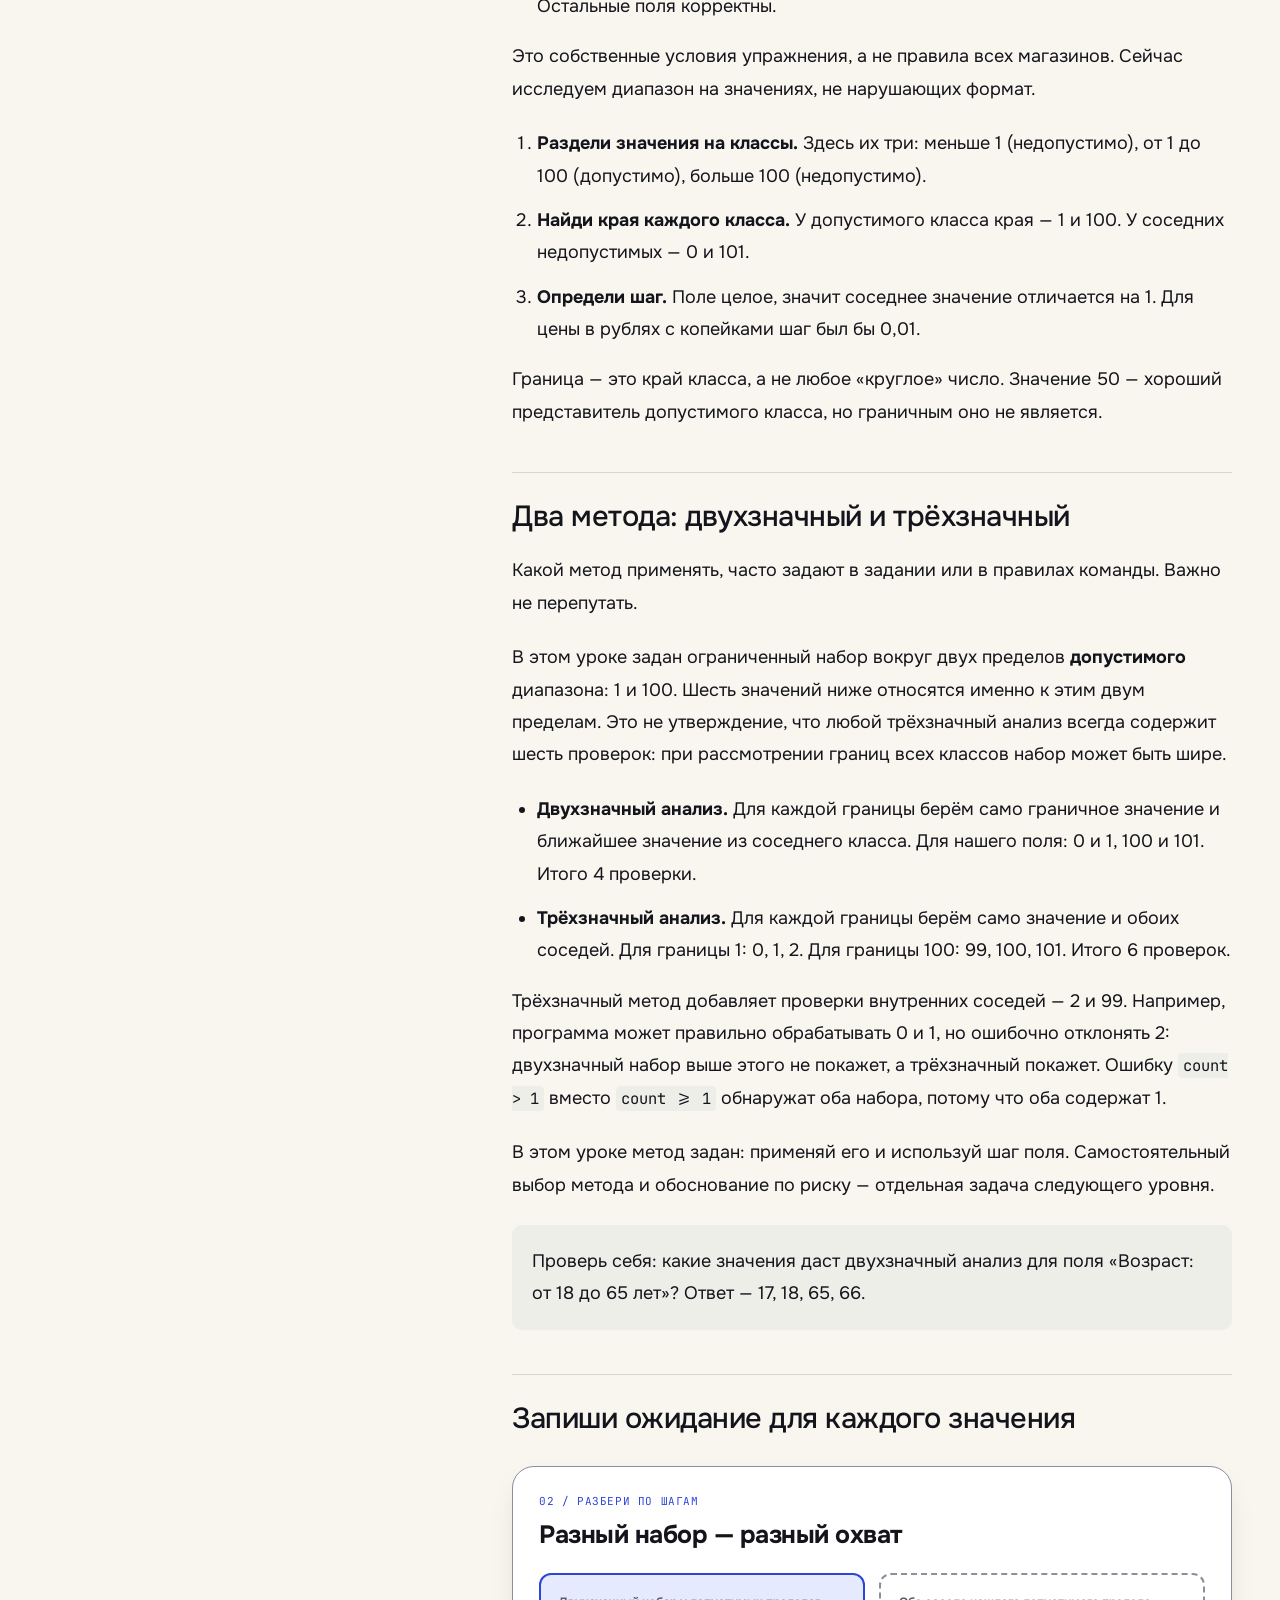
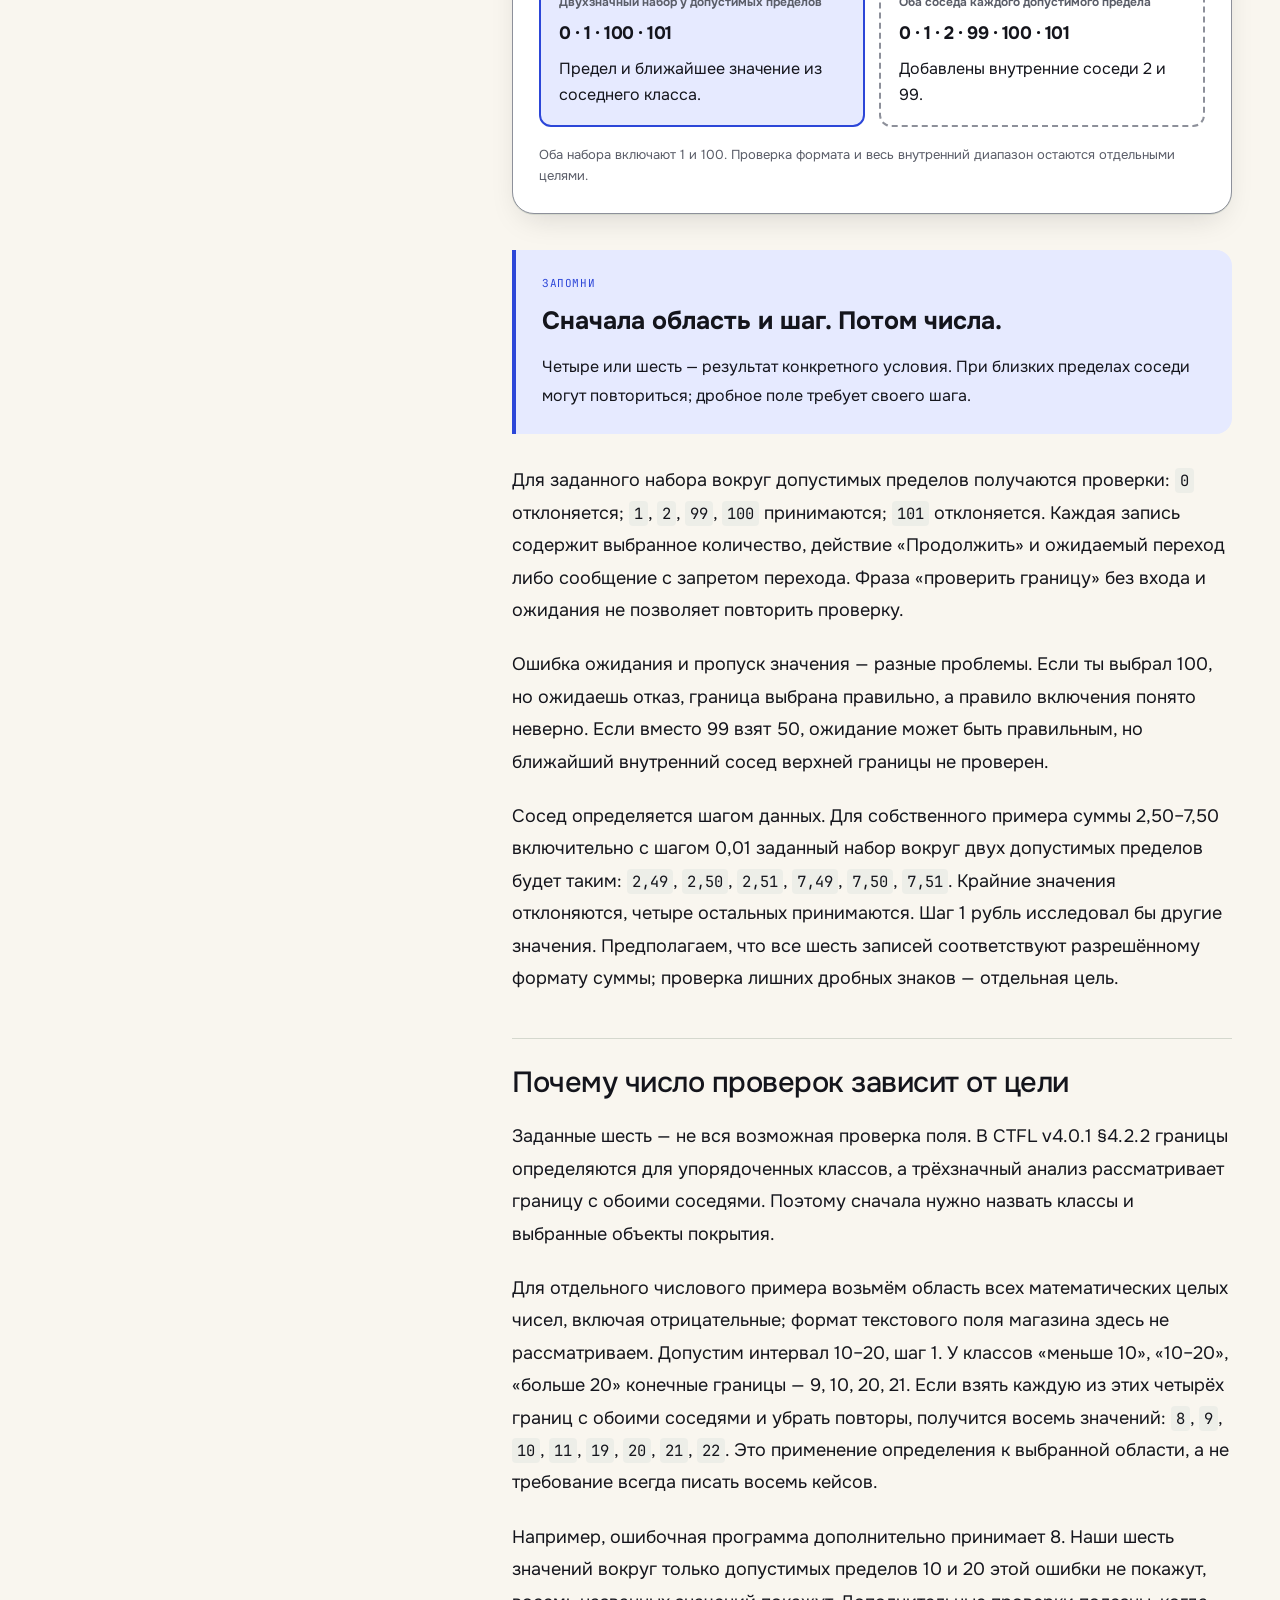
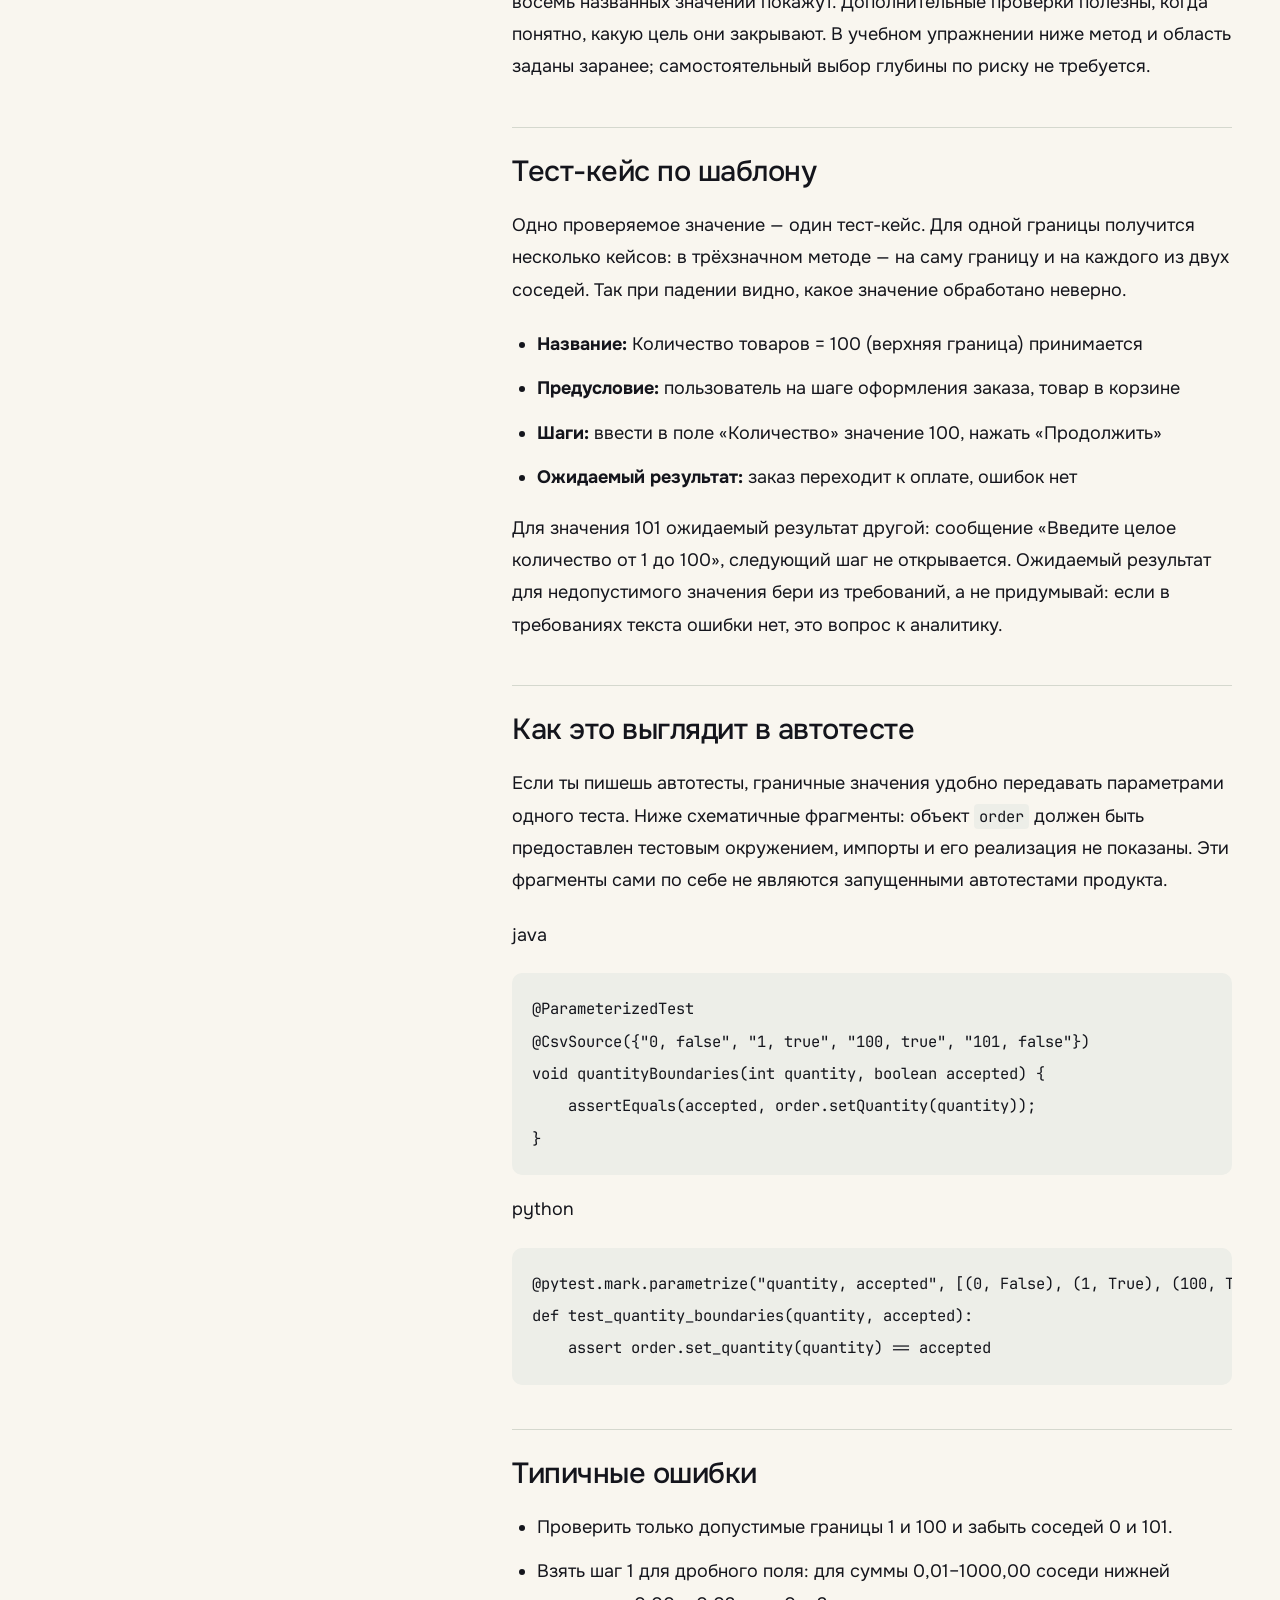
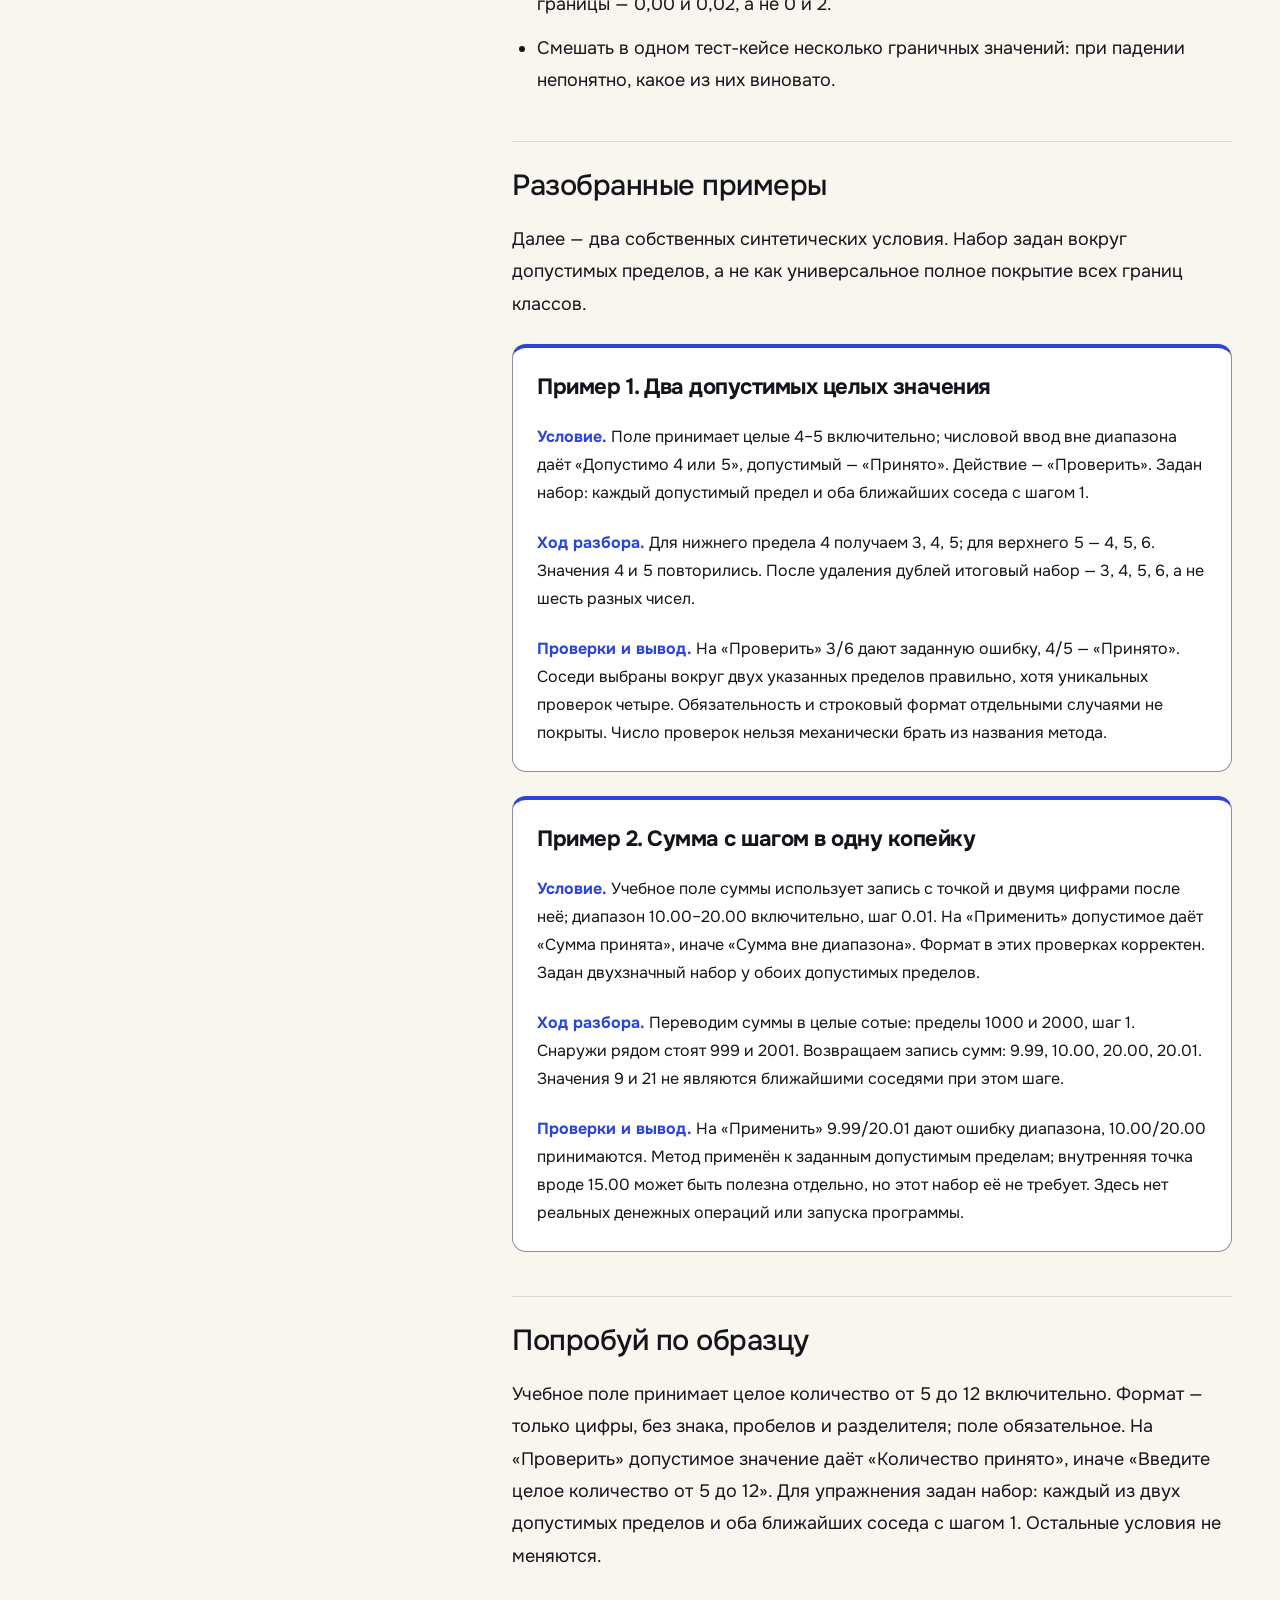
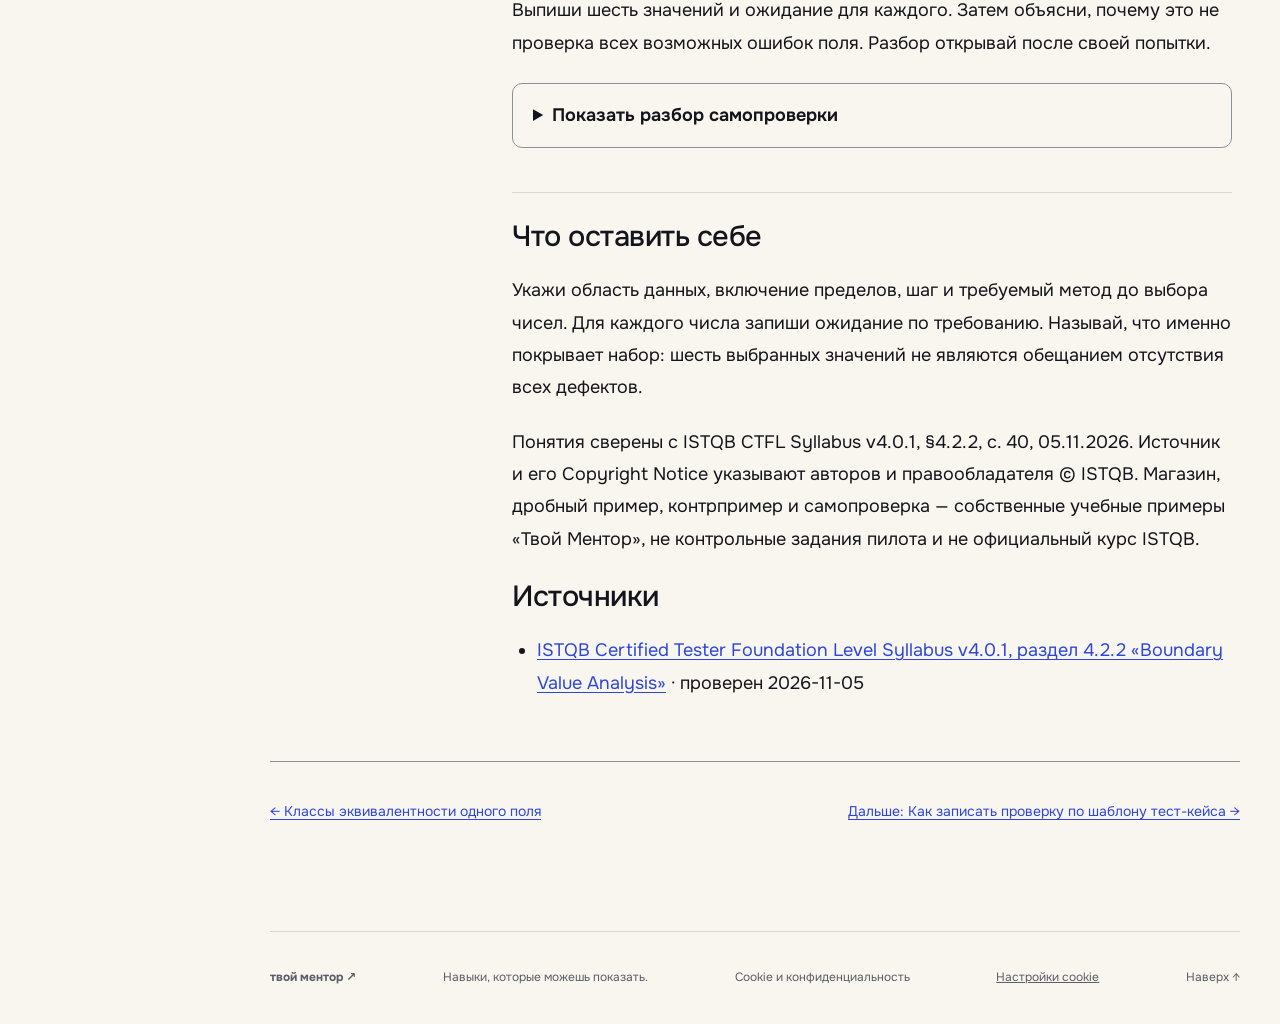
<file: knowledge/boundary-values/index.html>
<!doctype html>
<html lang="ru"><head>
<meta charset="utf-8"><meta name="viewport" content="width=device-width,initial-scale=1">
<meta name="robots" content="noindex, nofollow"><meta name="description" content="Выбери пределы и соседей с заданным шагом и обозначь, что покрывает твой набор.">
<title>Границы одного числового поля — Твой Ментор</title>
<link rel="icon" href="../../favicon.svg" type="image/svg+xml">
<link rel="stylesheet" href="../../theme.css"><link rel="stylesheet" href="../../styles.css">
<link rel="stylesheet" href="../../knowledge.css">
<link rel="stylesheet" href="../../site.css"><link rel="stylesheet" href="../../consent.css"><script src="../../site.js"></script><script src="../../consent.js" defer></script>
</head><body class="kb-page"><a class="skip" href="#main">К содержимому</a>
<aside class="site-sidebar" aria-label="Навигация сайта">
<a class="site-brand" href="../../index.html" aria-label="Твой Ментор — главная"><img data-brand-logo src="../../brand/logos/wordmark.svg" data-light-src="../../brand/logos/wordmark.svg" data-dark-src="../../brand/logos/wordmark-inverse.svg" alt="ТВОЙ МЕНТОР" width="180" height="25"></a>
<p class="site-caption">Твой следующий шаг</p>
<nav class="site-nav" aria-label="Основная навигация">
<a href="../../index.html"><span aria-hidden="true">↗</span>Главная</a>
<a href="../../index.html#approach"><span aria-hidden="true">≡</span>Как это работает</a>
<a href="../../index.html#demo"><span aria-hidden="true">◎</span>Пример карты</a>
<a href="../../knowledge/" aria-current="page"><span aria-hidden="true">▤</span>База знаний</a>
<a href="../../index.html#roadmap"><span aria-hidden="true">→</span>Развитие проекта</a>
<a href="../../design-system/"><span aria-hidden="true">◈</span>Дизайн-система</a>
</nav>
<div class="site-sidebar-foot"><span class="site-seam" aria-hidden="true"></span><p>От пунктира<br>к сплошной.</p><small>Развитие QA-навыков</small></div></aside>
<div class="site-workspace"><header class="site-topbar"><span>Персональный маршрут для QA</span><button type="button" data-theme-toggle hidden>Тема</button><span class="site-status">В разработке</span></header>
<main id="main" class="wrap kb-main"><nav class="kb-breadcrumbs" aria-label="Хлебные крошки"><a href="../">База знаний</a><span aria-hidden="true"> / </span><span>Тест-дизайн</span></nav>
<div class="kb-heading"><p class="eyebrow">ТЕСТ-ДИЗАЙН · 03</p><h1>Границы одного числового поля</h1>
<p class="kb-meta">Версия 2 · источники проверены 05.11.2026 · около 10 мин чтения, без упражнения</p></div>
<aside class="kb-draft" aria-label="Статус материала"><strong>Черновик на ревью</strong><p>Материал подготовлен с помощью AI. Предметная проверка человеком ещё не завершена. Чтение и самопроверка не подтверждают уровень навыка.</p></aside><div class="kb-layout"><nav class="kb-toc" aria-label="В этой статье"><h2>В этой статье</h2><ol><li><a href="#section-1">Зачем это нужно</a></li><li><a href="#section-2">Как найти границы</a></li><li><a href="#section-3">Два метода: двухзначный и трёхзначный</a></li><li><a href="#section-4">Запиши ожидание для каждого значения</a></li><li><a href="#section-5">Почему число проверок зависит от цели</a></li><li><a href="#section-6">Тест-кейс по шаблону</a></li><li><a href="#section-7">Как это выглядит в автотесте</a></li><li><a href="#section-8">Типичные ошибки</a></li><li><a href="#section-9">Разобранные примеры</a></li><li><a href="#section-10">Пример 1. Два допустимых целых значения</a></li><li><a href="#section-11">Пример 2. Сумма с шагом в одну копейку</a></li><li><a href="#section-12">Попробуй по образцу</a></li><li><a href="#section-13">Что оставить себе</a></li></ol></nav>
<article class="kb-prose" aria-label="Текст статьи"><h2 id="section-1">Зачем это нужно</h2>
<p>Разработчик пишет условие <code>if (count &lt; 100)</code>, хотя в требованиях сказано «до 100 включительно». При 50 всё работает, а сотый товар ошибочно отклоняется. Проверки у края диапазона помогают целенаправленно искать такие расхождения.</p>
<p>Здесь ты по готовому требованию найдёшь пределы одного поля, применишь указанный набор проверок и запишешь ожидания. Сначала нужно уметь отличать допустимый класс от недопустимого. Чтение и учебная самопроверка сами по себе уровень навыка не подтверждают.</p>
<h2 id="section-2">Как найти границы</h2><figure class="kb-visual"><figcaption><span class="kv-label">01 / Разбери по шагам</span><strong>Смотри по обе стороны предела</strong></figcaption><div class="kv-columns"><div class="kv-panel"><span class="kv-tag">Нижний допустимый предел: 1</span><div class="kv-values"><span>0<small>ошибка</small></span><span class="kv-value-valid">1<small>предел ✓</small></span><span class="kv-value-valid">2<small>принять</small></span></div></div><div class="kv-panel"><span class="kv-tag">Верхний допустимый предел: 100</span><div class="kv-values"><span class="kv-value-valid">99<small>принять</small></span><span class="kv-value-valid">100<small>предел ✓</small></span><span>101<small>ошибка</small></span></div></div></div><p class="kv-caption">Учебное количество 1–100 включительно, шаг 1. Записи проходят формат. Здесь показаны соседи двух допустимых пределов, а не все границы всех классов.</p></figure>
<p>Возьмём явные условия учебного магазина:</p>
<ul><li>Количество обязательно, формат — только цифры без знака, пробелов и дробного разделителя; ведущие нули допустимы.</li><li>Числовой диапазон — от 1 до 100 включительно.</li><li>При «Продолжить» допустимое количество открывает следующий шаг.</li><li>Иначе показывается «Введите целое количество от 1 до 100», перехода нет. Остальные поля корректны.</li></ul>
<p>Это собственные условия упражнения, а не правила всех магазинов. Сейчас исследуем диапазон на значениях, не нарушающих формат.</p>
<ol><li><strong>Раздели значения на классы.</strong> Здесь их три: меньше 1 (недопустимо), от 1 до 100 (допустимо), больше 100 (недопустимо).</li><li><strong>Найди края каждого класса.</strong> У допустимого класса края — 1 и 100. У соседних недопустимых — 0 и 101.</li><li><strong>Определи шаг.</strong> Поле целое, значит соседнее значение отличается на 1. Для цены в рублях с копейками шаг был бы 0,01.</li></ol>
<p>Граница — это край класса, а не любое «круглое» число. Значение 50 — хороший представитель допустимого класса, но граничным оно не является.</p>
<h2 id="section-3">Два метода: двухзначный и трёхзначный</h2>
<p>Какой метод применять, часто задают в задании или в правилах команды. Важно не перепутать.</p>
<p>В этом уроке задан ограниченный набор вокруг двух пределов <strong>допустимого</strong> диапазона: 1 и 100. Шесть значений ниже относятся именно к этим двум пределам. Это не утверждение, что любой трёхзначный анализ всегда содержит шесть проверок: при рассмотрении границ всех классов набор может быть шире.</p>
<ul><li><strong>Двухзначный анализ.</strong> Для каждой границы берём само граничное значение и ближайшее значение из соседнего класса. Для нашего поля: 0 и 1, 100 и 101. Итого 4 проверки.</li><li><strong>Трёхзначный анализ.</strong> Для каждой границы берём само значение и обоих соседей. Для границы 1: 0, 1, 2. Для границы 100: 99, 100, 101. Итого 6 проверок.</li></ul>
<p>Трёхзначный метод добавляет проверки внутренних соседей — 2 и 99. Например, программа может правильно обрабатывать 0 и 1, но ошибочно отклонять 2: двухзначный набор выше этого не покажет, а трёхзначный покажет. Ошибку <code>count &gt; 1</code> вместо <code>count &gt;= 1</code> обнаружат оба набора, потому что оба содержат 1.</p>
<p>В этом уроке метод задан: применяй его и используй шаг поля. Самостоятельный выбор метода и обоснование по риску — отдельная задача следующего уровня.</p>
<aside class="kb-note">Проверь себя: какие значения даст двухзначный анализ для поля «Возраст: от 18 до 65 лет»? Ответ — 17, 18, 65, 66.</aside>
<h2 id="section-4">Запиши ожидание для каждого значения</h2><figure class="kb-visual"><figcaption><span class="kv-label">02 / Разбери по шагам</span><strong>Разный набор — разный охват</strong></figcaption><div class="kv-columns"><div class="kv-panel kv-solid"><span class="kv-tag">Двухзначный набор у допустимых пределов</span><h3>0 · 1 · 100 · 101</h3><p>Предел и ближайшее значение из соседнего класса.</p></div><div class="kv-panel kv-dashed"><span class="kv-tag">Оба соседа каждого допустимого предела</span><h3>0 · 1 · 2 · 99 · 100 · 101</h3><p>Добавлены внутренние соседи 2 и 99.</p></div></div><p class="kv-caption">Оба набора включают 1 и 100. Проверка формата и весь внутренний диапазон остаются отдельными целями.</p></figure><aside class="kv-key" aria-label="Ключевая мысль"><span class="kv-label">Запомни</span><strong>Сначала область и шаг. Потом числа.</strong><p>Четыре или шесть — результат конкретного условия. При близких пределах соседи могут повториться; дробное поле требует своего шага.</p></aside>
<p>Для заданного набора вокруг допустимых пределов получаются проверки: <code>0</code> отклоняется; <code>1</code>, <code>2</code>, <code>99</code>, <code>100</code> принимаются; <code>101</code> отклоняется. Каждая запись содержит выбранное количество, действие «Продолжить» и ожидаемый переход либо сообщение с запретом перехода. Фраза «проверить границу» без входа и ожидания не позволяет повторить проверку.</p>
<p>Ошибка ожидания и пропуск значения — разные проблемы. Если ты выбрал 100, но ожидаешь отказ, граница выбрана правильно, а правило включения понято неверно. Если вместо 99 взят 50, ожидание может быть правильным, но ближайший внутренний сосед верхней границы не проверен.</p>
<p>Сосед определяется шагом данных. Для собственного примера суммы 2,50–7,50 включительно с шагом 0,01 заданный набор вокруг двух допустимых пределов будет таким: <code>2,49</code>, <code>2,50</code>, <code>2,51</code>, <code>7,49</code>, <code>7,50</code>, <code>7,51</code>. Крайние значения отклоняются, четыре остальных принимаются. Шаг 1 рубль исследовал бы другие значения. Предполагаем, что все шесть записей соответствуют разрешённому формату суммы; проверка лишних дробных знаков — отдельная цель.</p>
<h2 id="section-5">Почему число проверок зависит от цели</h2>
<p>Заданные шесть — не вся возможная проверка поля. В CTFL v4.0.1 §4.2.2 границы определяются для упорядоченных классов, а трёхзначный анализ рассматривает границу с обоими соседями. Поэтому сначала нужно назвать классы и выбранные объекты покрытия.</p>
<p>Для отдельного числового примера возьмём область всех математических целых чисел, включая отрицательные; формат текстового поля магазина здесь не рассматриваем. Допустим интервал 10–20, шаг 1. У классов «меньше 10», «10–20», «больше 20» конечные границы — 9, 10, 20, 21. Если взять каждую из этих четырёх границ с обоими соседями и убрать повторы, получится восемь значений: <code>8</code>, <code>9</code>, <code>10</code>, <code>11</code>, <code>19</code>, <code>20</code>, <code>21</code>, <code>22</code>. Это применение определения к выбранной области, а не требование всегда писать восемь кейсов.</p>
<p>Например, ошибочная программа дополнительно принимает 8. Наши шесть значений вокруг только допустимых пределов 10 и 20 этой ошибки не покажут, восемь названных значений покажут. Дополнительные проверки полезны, когда понятно, какую цель они закрывают. В учебном упражнении ниже метод и область заданы заранее; самостоятельный выбор глубины по риску не требуется.</p>
<h2 id="section-6">Тест-кейс по шаблону</h2>
<p>Одно проверяемое значение — один тест-кейс. Для одной границы получится несколько кейсов: в трёхзначном методе — на саму границу и на каждого из двух соседей. Так при падении видно, какое значение обработано неверно.</p>
<ul><li><strong>Название:</strong> Количество товаров = 100 (верхняя граница) принимается</li><li><strong>Предусловие:</strong> пользователь на шаге оформления заказа, товар в корзине</li><li><strong>Шаги:</strong> ввести в поле «Количество» значение 100, нажать «Продолжить»</li><li><strong>Ожидаемый результат:</strong> заказ переходит к оплате, ошибок нет</li></ul>
<p>Для значения 101 ожидаемый результат другой: сообщение «Введите целое количество от 1 до 100», следующий шаг не открывается. Ожидаемый результат для недопустимого значения бери из требований, а не придумывай: если в требованиях текста ошибки нет, это вопрос к аналитику.</p>
<h2 id="section-7">Как это выглядит в автотесте</h2>
<p>Если ты пишешь автотесты, граничные значения удобно передавать параметрами одного теста. Ниже схематичные фрагменты: объект <code>order</code> должен быть предоставлен тестовым окружением, импорты и его реализация не показаны. Эти фрагменты сами по себе не являются запущенными автотестами продукта.</p>
<p>java</p><pre><code>@ParameterizedTest
@CsvSource({&quot;0, false&quot;, &quot;1, true&quot;, &quot;100, true&quot;, &quot;101, false&quot;})
void quantityBoundaries(int quantity, boolean accepted) {
    assertEquals(accepted, order.setQuantity(quantity));
}</code></pre><p>python</p><pre><code>@pytest.mark.parametrize(&quot;quantity, accepted&quot;, [(0, False), (1, True), (100, True), (101, False)])
def test_quantity_boundaries(quantity, accepted):
    assert order.set_quantity(quantity) == accepted</code></pre>
<h2 id="section-8">Типичные ошибки</h2>
<ul><li>Проверить только допустимые границы 1 и 100 и забыть соседей 0 и 101.</li><li>Взять шаг 1 для дробного поля: для суммы 0,01–1000,00 соседи нижней границы — 0,00 и 0,02, а не 0 и 2.</li><li>Смешать в одном тест-кейсе несколько граничных значений: при падении непонятно, какое из них виновато.</li></ul>
<h2 id="section-9">Разобранные примеры</h2>
<p>Далее — два собственных синтетических условия. Набор задан вокруг допустимых пределов, а не как универсальное полное покрытие всех границ классов.</p>
<section class="kb-example" aria-labelledby="section-10"><h3 id="section-10">Пример 1. Два допустимых целых значения</h3>
<p><strong>Условие.</strong> Поле принимает целые 4–5 включительно; числовой ввод вне диапазона даёт «Допустимо 4 или 5», допустимый — «Принято». Действие — «Проверить». Задан набор: каждый допустимый предел и оба ближайших соседа с шагом 1.</p>
<p><strong>Ход разбора.</strong> Для нижнего предела 4 получаем 3, 4, 5; для верхнего 5 — 4, 5, 6. Значения 4 и 5 повторились. После удаления дублей итоговый набор — 3, 4, 5, 6, а не шесть разных чисел.</p>
<p><strong>Проверки и вывод.</strong> На «Проверить» 3/6 дают заданную ошибку, 4/5 — «Принято». Соседи выбраны вокруг двух указанных пределов правильно, хотя уникальных проверок четыре. Обязательность и строковый формат отдельными случаями не покрыты. Число проверок нельзя механически брать из названия метода.</p>
</section><section class="kb-example" aria-labelledby="section-11"><h3 id="section-11">Пример 2. Сумма с шагом в одну копейку</h3>
<p><strong>Условие.</strong> Учебное поле суммы использует запись с точкой и двумя цифрами после неё; диапазон 10.00–20.00 включительно, шаг 0.01. На «Применить» допустимое даёт «Сумма принята», иначе «Сумма вне диапазона». Формат в этих проверках корректен. Задан двухзначный набор у обоих допустимых пределов.</p>
<p><strong>Ход разбора.</strong> Переводим суммы в целые сотые: пределы 1000 и 2000, шаг 1. Снаружи рядом стоят 999 и 2001. Возвращаем запись сумм: 9.99, 10.00, 20.00, 20.01. Значения 9 и 21 не являются ближайшими соседями при этом шаге.</p>
<p><strong>Проверки и вывод.</strong> На «Применить» 9.99/20.01 дают ошибку диапазона, 10.00/20.00 принимаются. Метод применён к заданным допустимым пределам; внутренняя точка вроде 15.00 может быть полезна отдельно, но этот набор её не требует. Здесь нет реальных денежных операций или запуска программы.</p>
</section><h2 id="section-12">Попробуй по образцу</h2>
<p>Учебное поле принимает целое количество от 5 до 12 включительно. Формат — только цифры, без знака, пробелов и разделителя; поле обязательное. На «Проверить» допустимое значение даёт «Количество принято», иначе «Введите целое количество от 5 до 12». Для упражнения задан набор: каждый из двух допустимых пределов и оба ближайших соседа с шагом 1. Остальные условия не меняются.</p>
<p>Выпиши шесть значений и ожидание для каждого. Затем объясни, почему это не проверка всех возможных ошибок поля. Разбор открывай после своей попытки.</p>
<details class="kb-answer"><summary>Показать разбор самопроверки</summary><p>Один корректный ответ: <code>4</code> и <code>13</code> отклоняются с заданным сообщением; <code>5</code>, <code>6</code>, <code>11</code>, <code>12</code> принимаются. Во всех случаях нажимаем «Проверить». Это заданный набор вокруг допустимых пределов; он не проверяет все значения классов, весь формат ввода или все комбинации с другими полями.</p></details>
<h2 id="section-13">Что оставить себе</h2>
<p>Укажи область данных, включение пределов, шаг и требуемый метод до выбора чисел. Для каждого числа запиши ожидание по требованию. Называй, что именно покрывает набор: шесть выбранных значений не являются обещанием отсутствия всех дефектов.</p>
<p>Понятия сверены с ISTQB CTFL Syllabus v4.0.1, §4.2.2, с. 40, 05.11.2026. Источник и его Copyright Notice указывают авторов и правообладателя © ISTQB. Магазин, дробный пример, контрпример и самопроверка — собственные учебные примеры «Твой Ментор», не контрольные задания пилота и не официальный курс ISTQB.</p><section class="kb-sources"><h2>Источники</h2><ul><li><a href="https://istqb.org/?download_id=3345&amp;sdm_process_download=1#page=40">ISTQB Certified Tester Foundation Level Syllabus v4.0.1, раздел 4.2.2 «Boundary Value Analysis»</a> · проверен 2026-11-05</li></ul></section></article></div>
<nav class="kb-pagination" aria-label="Другие материалы"><a href="../equivalence-partitioning/">← Классы эквивалентности одного поля</a>
<a href="../writing-test-cases/">Дальше: Как записать проверку по шаблону тест-кейса →</a></nav></main>
<footer class="wrap site-footer"><a href="../../index.html">твой ментор ↗</a><span>Навыки, которые можешь показать.</span><a href="../../privacy.html">Cookie и конфиденциальность</a><button type="button" class="cookie-settings" data-cookie-settings>Настройки cookie</button><a href="#main">Наверх ↑</a></footer></div>
</body></html>
</file>
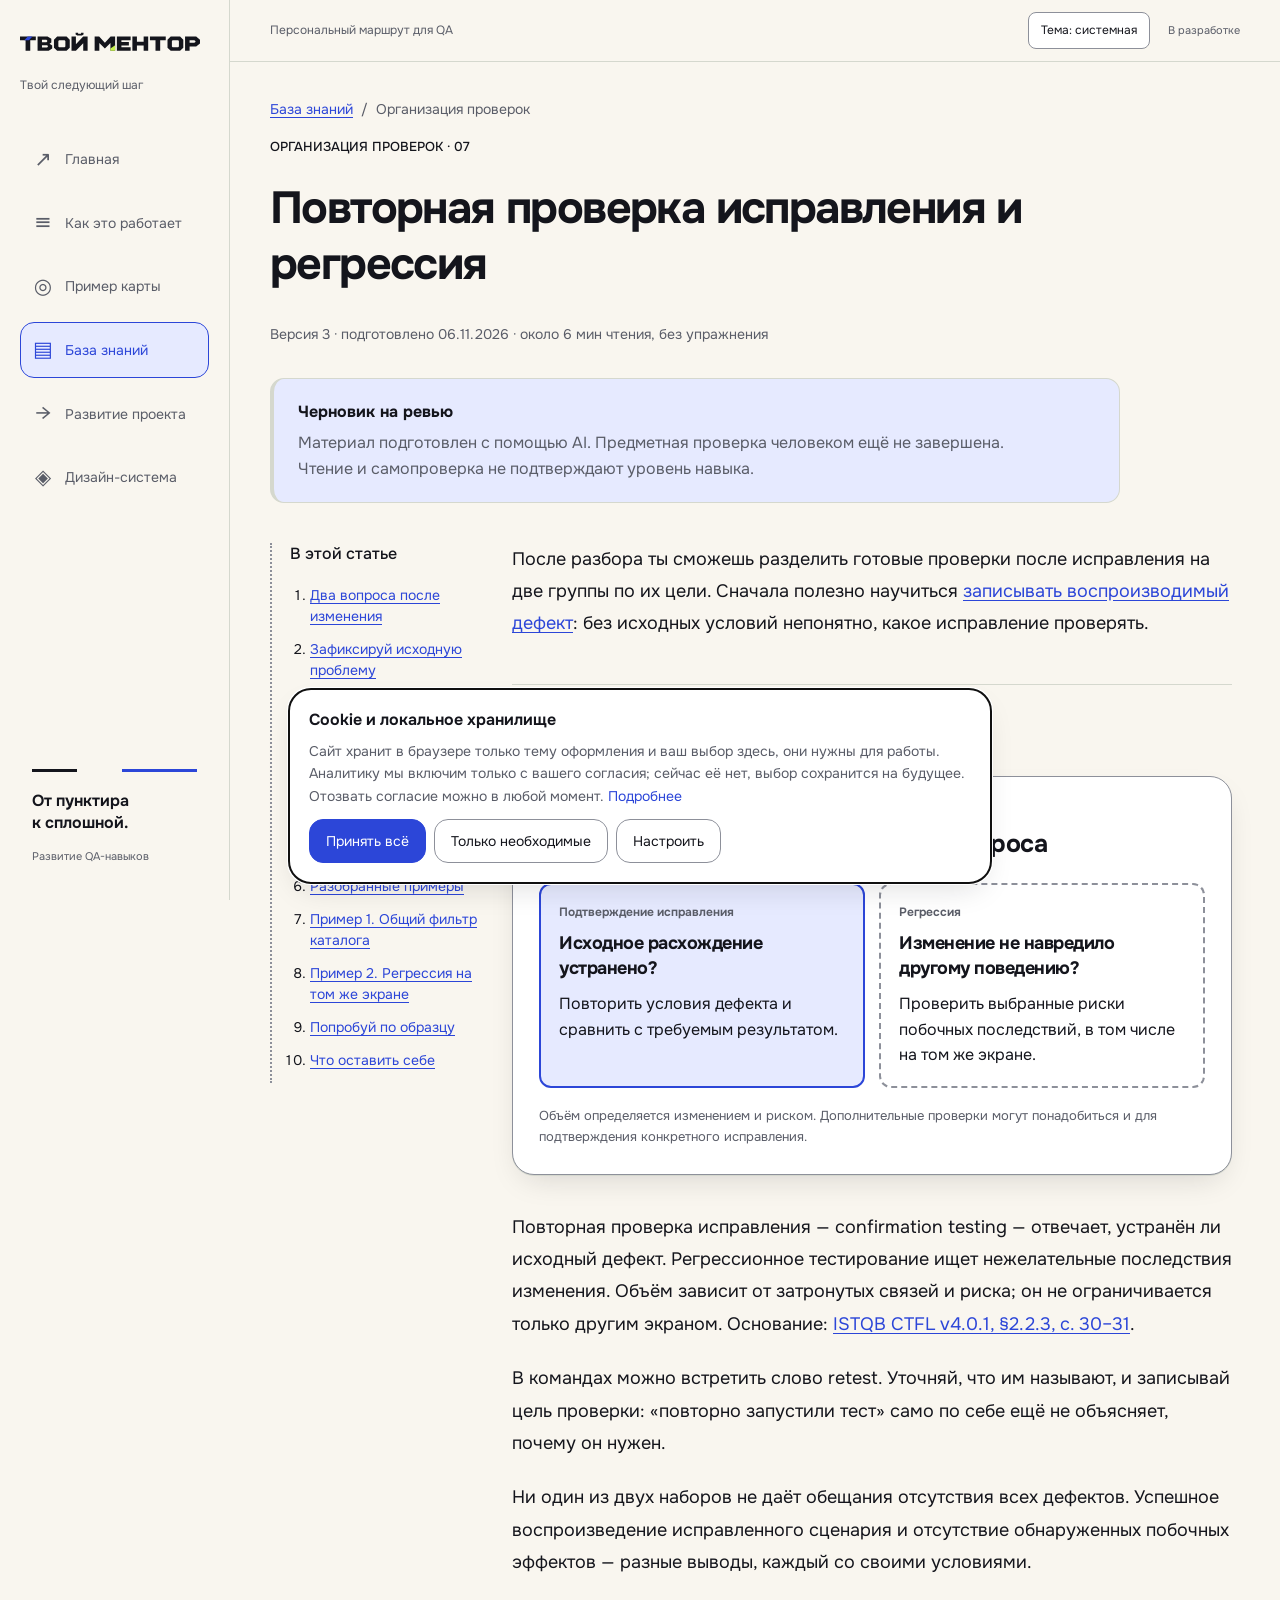
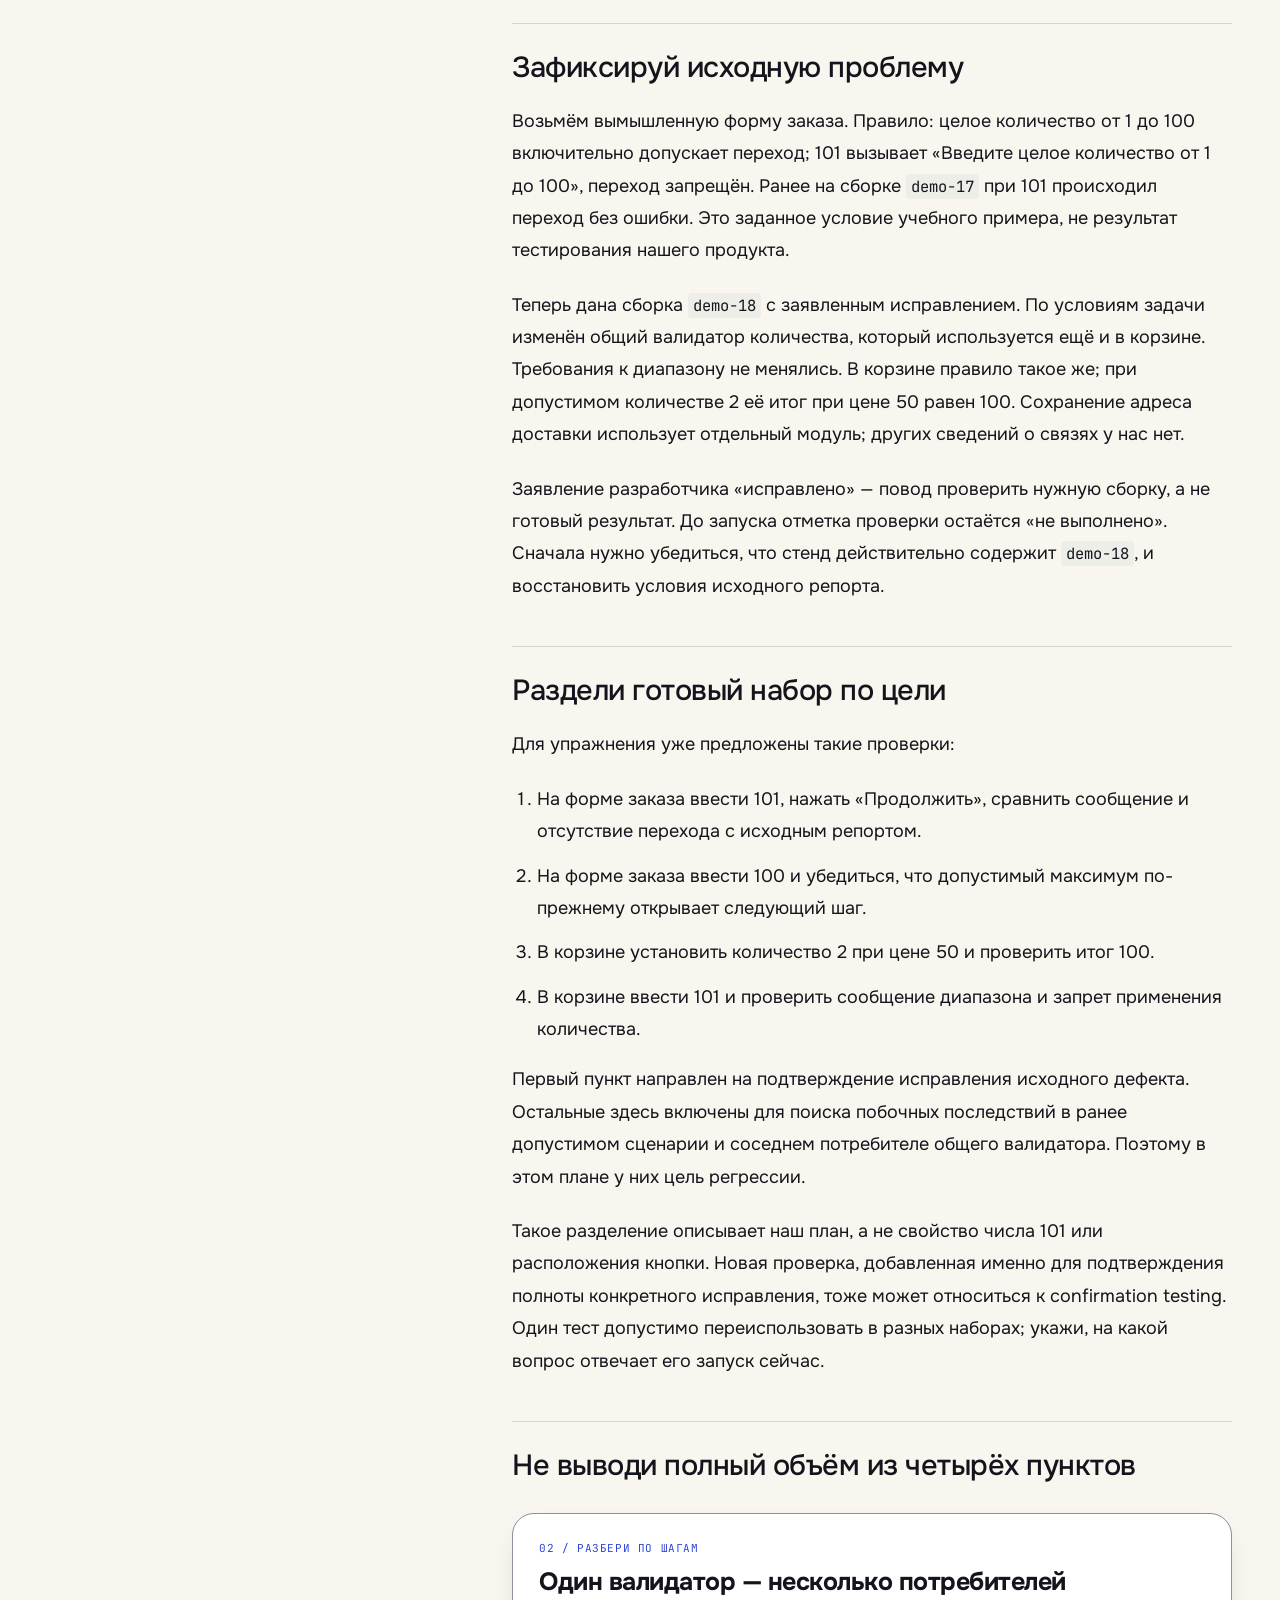
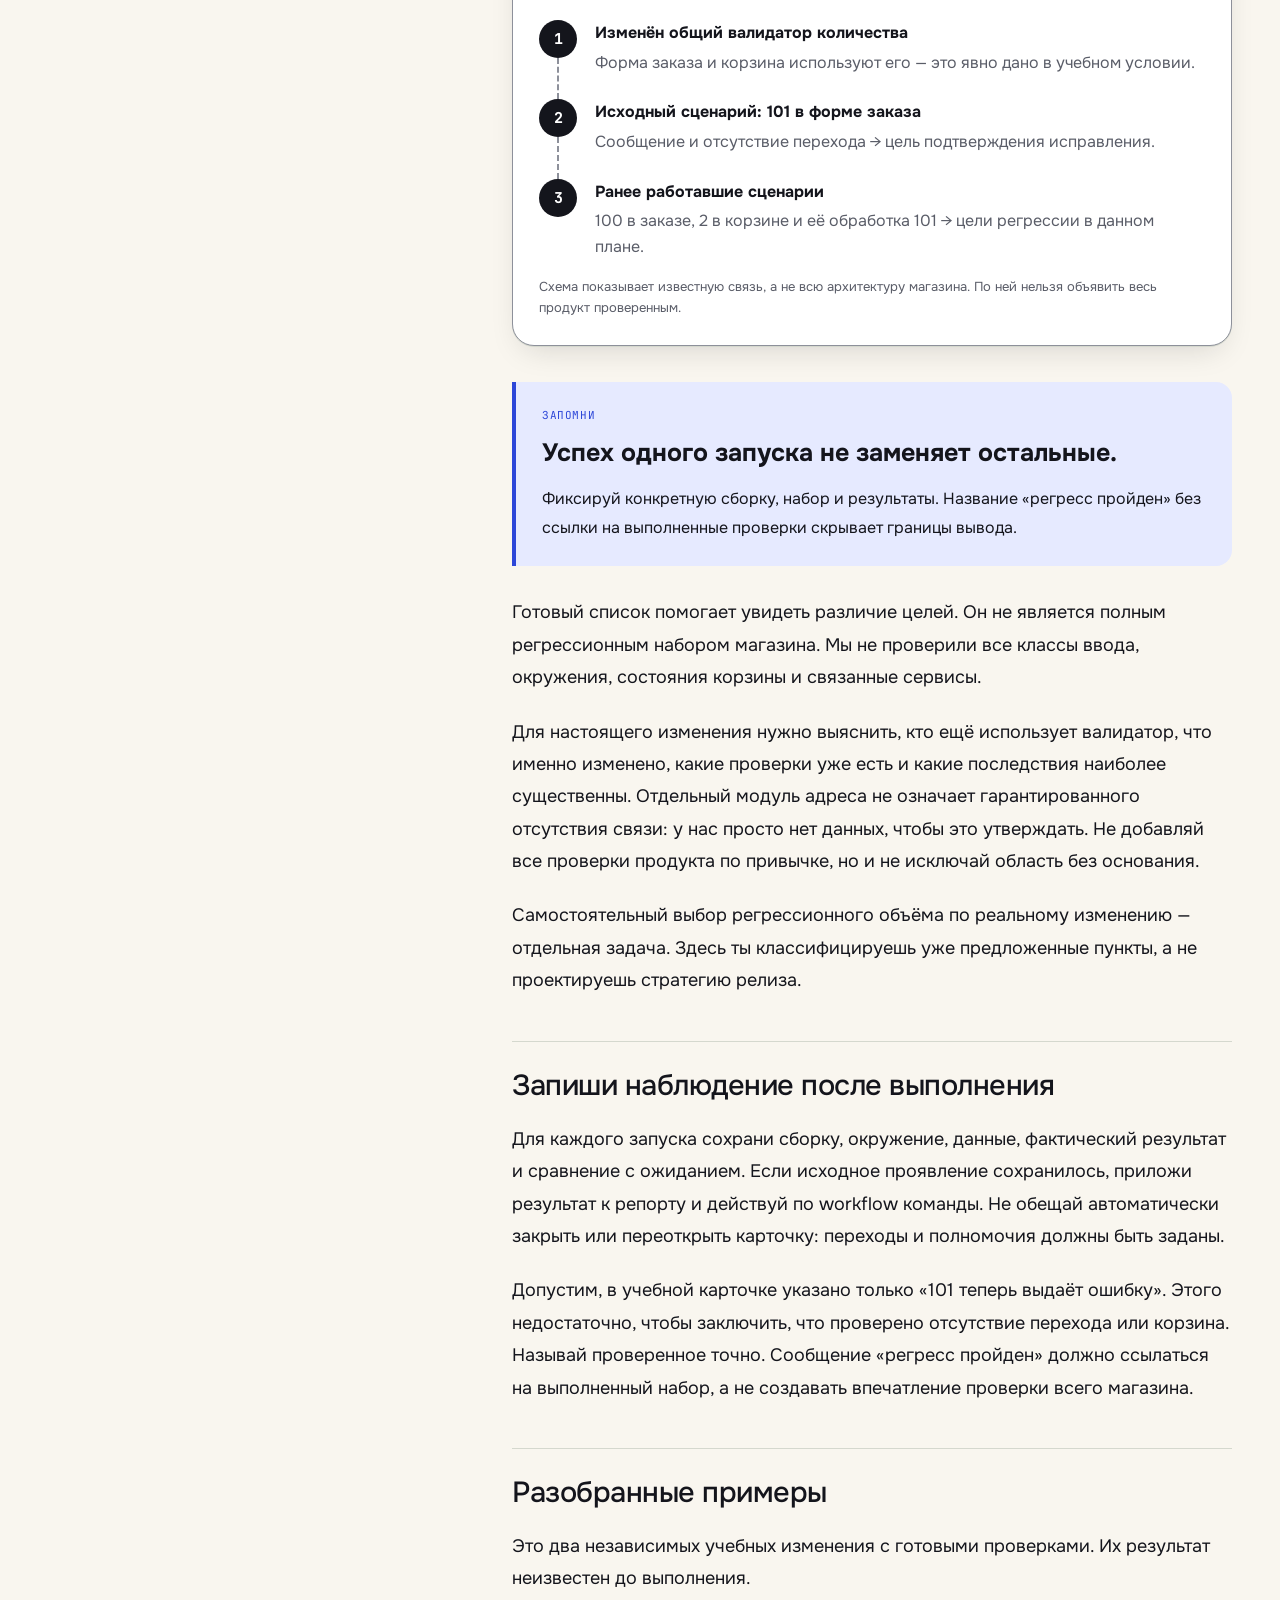
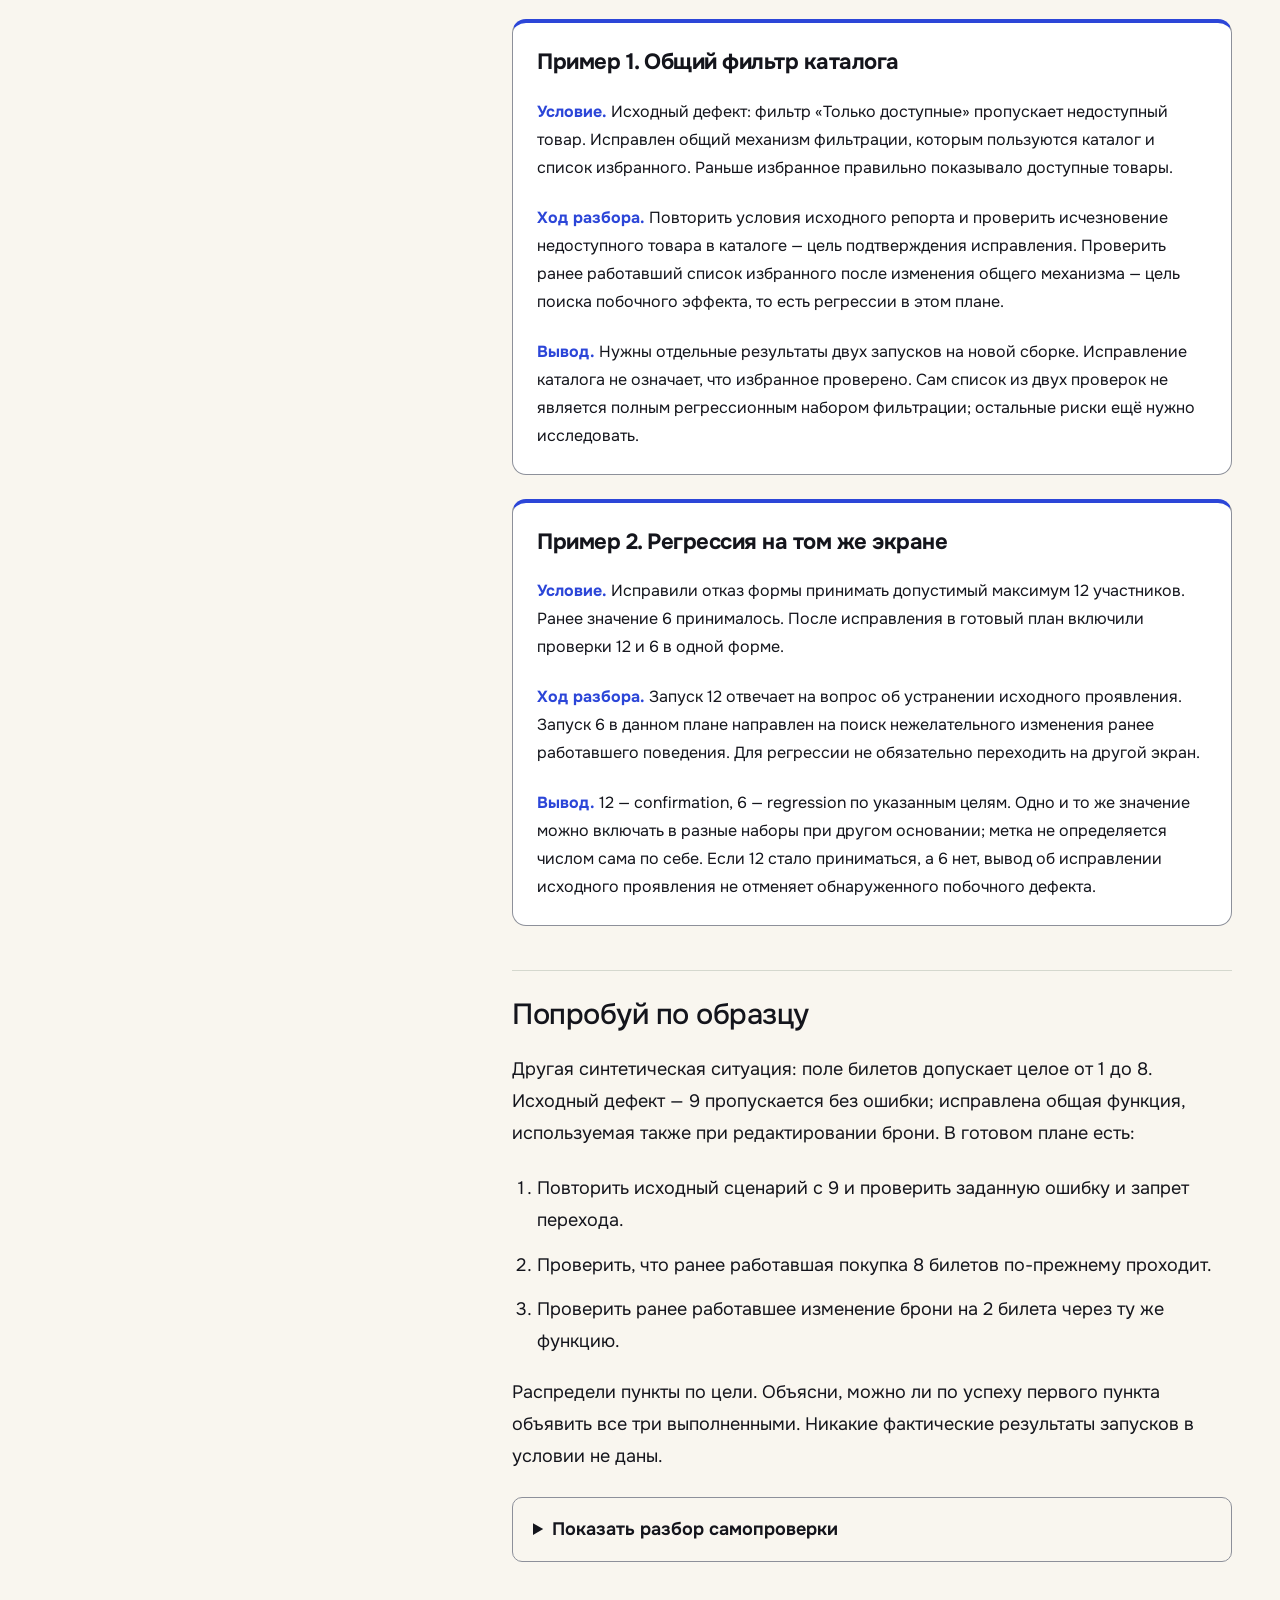
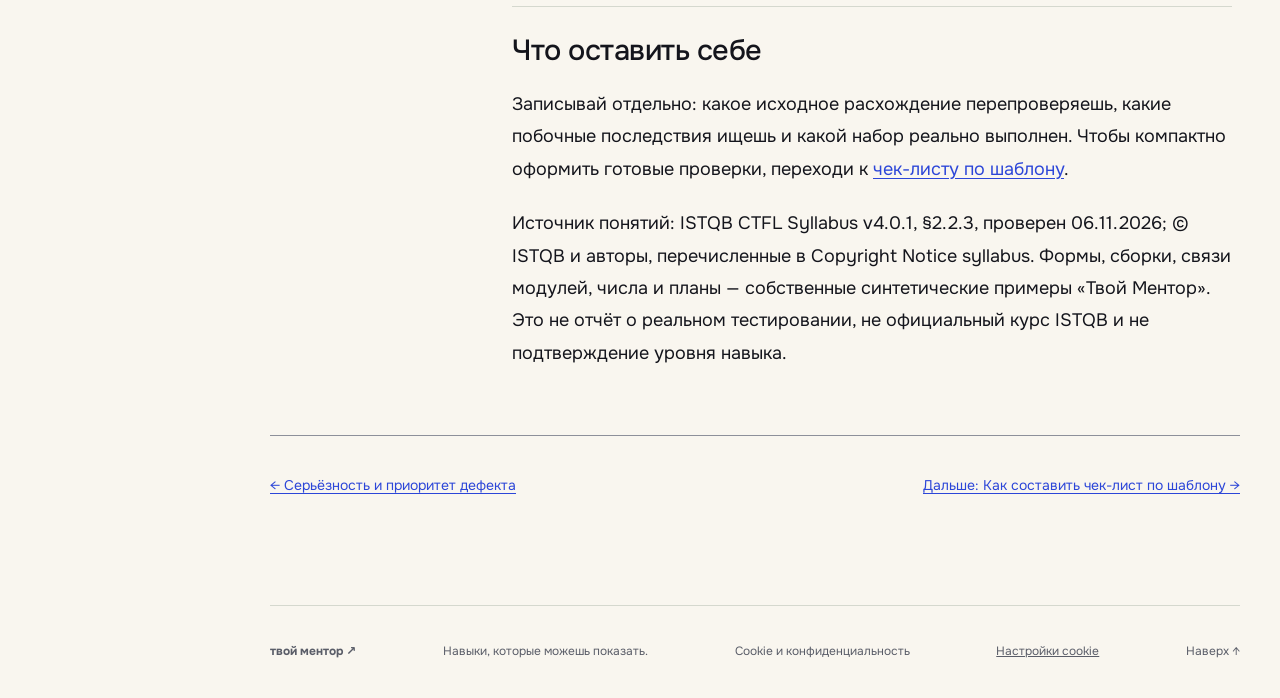
<file: knowledge/confirmation-and-regression/index.html>
<!doctype html>
<html lang="ru"><head>
<meta charset="utf-8"><meta name="viewport" content="width=device-width,initial-scale=1">
<meta name="robots" content="noindex, nofollow"><meta name="description" content="Раздели готовые проверки по цели: подтверждение исправления и поиск побочных последствий.">
<title>Повторная проверка исправления и регрессия — Твой Ментор</title>
<link rel="icon" href="../../favicon.svg" type="image/svg+xml">
<link rel="stylesheet" href="../../theme.css"><link rel="stylesheet" href="../../styles.css">
<link rel="stylesheet" href="../../knowledge.css">
<link rel="stylesheet" href="../../site.css"><link rel="stylesheet" href="../../consent.css"><script src="../../site.js"></script><script src="../../consent.js" defer></script>
</head><body class="kb-page"><a class="skip" href="#main">К содержимому</a>
<aside class="site-sidebar" aria-label="Навигация сайта">
<a class="site-brand" href="../../index.html" aria-label="Твой Ментор — главная"><img data-brand-logo src="../../brand/logos/wordmark.svg" data-light-src="../../brand/logos/wordmark.svg" data-dark-src="../../brand/logos/wordmark-inverse.svg" alt="ТВОЙ МЕНТОР" width="180" height="25"></a>
<p class="site-caption">Твой следующий шаг</p>
<nav class="site-nav" aria-label="Основная навигация">
<a href="../../index.html"><span aria-hidden="true">↗</span>Главная</a>
<a href="../../index.html#approach"><span aria-hidden="true">≡</span>Как это работает</a>
<a href="../../index.html#demo"><span aria-hidden="true">◎</span>Пример карты</a>
<a href="../../knowledge/" aria-current="page"><span aria-hidden="true">▤</span>База знаний</a>
<a href="../../index.html#roadmap"><span aria-hidden="true">→</span>Развитие проекта</a>
<a href="../../design-system/"><span aria-hidden="true">◈</span>Дизайн-система</a>
</nav>
<div class="site-sidebar-foot"><span class="site-seam" aria-hidden="true"></span><p>От пунктира<br>к сплошной.</p><small>Развитие QA-навыков</small></div></aside>
<div class="site-workspace"><header class="site-topbar"><span>Персональный маршрут для QA</span><button type="button" data-theme-toggle hidden>Тема</button><span class="site-status">В разработке</span></header>
<main id="main" class="wrap kb-main"><nav class="kb-breadcrumbs" aria-label="Хлебные крошки"><a href="../">База знаний</a><span aria-hidden="true"> / </span><span>Организация проверок</span></nav>
<div class="kb-heading"><p class="eyebrow">ОРГАНИЗАЦИЯ ПРОВЕРОК · 07</p><h1>Повторная проверка исправления и регрессия</h1>
<p class="kb-meta">Версия 3 · подготовлено 06.11.2026 · около 6 мин чтения, без упражнения</p></div>
<aside class="kb-draft" aria-label="Статус материала"><strong>Черновик на ревью</strong><p>Материал подготовлен с помощью AI. Предметная проверка человеком ещё не завершена. Чтение и самопроверка не подтверждают уровень навыка.</p></aside><div class="kb-layout"><nav class="kb-toc" aria-label="В этой статье"><h2>В этой статье</h2><ol><li><a href="#section-1">Два вопроса после изменения</a></li><li><a href="#section-2">Зафиксируй исходную проблему</a></li><li><a href="#section-3">Раздели готовый набор по цели</a></li><li><a href="#section-4">Не выводи полный объём из четырёх пунктов</a></li><li><a href="#section-5">Запиши наблюдение после выполнения</a></li><li><a href="#section-6">Разобранные примеры</a></li><li><a href="#section-7">Пример 1. Общий фильтр каталога</a></li><li><a href="#section-8">Пример 2. Регрессия на том же экране</a></li><li><a href="#section-9">Попробуй по образцу</a></li><li><a href="#section-10">Что оставить себе</a></li></ol></nav>
<article class="kb-prose" aria-label="Текст статьи"><p>После разбора ты сможешь разделить готовые проверки после исправления на две группы по их цели. Сначала полезно научиться <a href="../reproducible-bug-reports/">записывать воспроизводимый дефект</a>: без исходных условий непонятно, какое исправление проверять.</p>
<h2 id="section-1">Два вопроса после изменения</h2>
<figure class="kb-visual"><figcaption><span class="kv-label">01 / Разбери по шагам</span><strong>После исправления остаются два вопроса</strong></figcaption><div class="kv-columns"><div class="kv-panel kv-solid"><span class="kv-tag">Подтверждение исправления</span><h3>Исходное расхождение устранено?</h3><p>Повторить условия дефекта и сравнить с требуемым результатом.</p></div><div class="kv-panel kv-dashed"><span class="kv-tag">Регрессия</span><h3>Изменение не навредило другому поведению?</h3><p>Проверить выбранные риски побочных последствий, в том числе на том же экране.</p></div></div><p class="kv-caption">Объём определяется изменением и риском. Дополнительные проверки могут понадобиться и для подтверждения конкретного исправления.</p></figure>
<p>Повторная проверка исправления — confirmation testing — отвечает, устранён ли исходный дефект. Регрессионное тестирование ищет нежелательные последствия изменения. Объём зависит от затронутых связей и риска; он не ограничивается только другим экраном. Основание: <a href="https://istqb.org/?download_id=3345&amp;sdm_process_download=1#page=30">ISTQB CTFL v4.0.1, §2.2.3, с. 30–31</a>.</p>
<p>В командах можно встретить слово retest. Уточняй, что им называют, и записывай цель проверки: «повторно запустили тест» само по себе ещё не объясняет, почему он нужен.</p>
<p>Ни один из двух наборов не даёт обещания отсутствия всех дефектов. Успешное воспроизведение исправленного сценария и отсутствие обнаруженных побочных эффектов — разные выводы, каждый со своими условиями.</p>
<h2 id="section-2">Зафиксируй исходную проблему</h2>
<p>Возьмём вымышленную форму заказа. Правило: целое количество от 1 до 100 включительно допускает переход; 101 вызывает «Введите целое количество от 1 до 100», переход запрещён. Ранее на сборке <code>demo-17</code> при 101 происходил переход без ошибки. Это заданное условие учебного примера, не результат тестирования нашего продукта.</p>
<p>Теперь дана сборка <code>demo-18</code> с заявленным исправлением. По условиям задачи изменён общий валидатор количества, который используется ещё и в корзине. Требования к диапазону не менялись. В корзине правило такое же; при допустимом количестве 2 её итог при цене 50 равен 100. Сохранение адреса доставки использует отдельный модуль; других сведений о связях у нас нет.</p>
<p>Заявление разработчика «исправлено» — повод проверить нужную сборку, а не готовый результат. До запуска отметка проверки остаётся «не выполнено». Сначала нужно убедиться, что стенд действительно содержит <code>demo-18</code>, и восстановить условия исходного репорта.</p>
<h2 id="section-3">Раздели готовый набор по цели</h2>
<p>Для упражнения уже предложены такие проверки:</p>
<ol><li>На форме заказа ввести 101, нажать «Продолжить», сравнить сообщение и отсутствие перехода с исходным репортом.</li><li>На форме заказа ввести 100 и убедиться, что допустимый максимум по-прежнему открывает следующий шаг.</li><li>В корзине установить количество 2 при цене 50 и проверить итог 100.</li><li>В корзине ввести 101 и проверить сообщение диапазона и запрет применения количества.</li></ol>
<p>Первый пункт направлен на подтверждение исправления исходного дефекта. Остальные здесь включены для поиска побочных последствий в ранее допустимом сценарии и соседнем потребителе общего валидатора. Поэтому в этом плане у них цель регрессии.</p>
<p>Такое разделение описывает наш план, а не свойство числа 101 или расположения кнопки. Новая проверка, добавленная именно для подтверждения полноты конкретного исправления, тоже может относиться к confirmation testing. Один тест допустимо переиспользовать в разных наборах; укажи, на какой вопрос отвечает его запуск сейчас.</p>
<h2 id="section-4">Не выводи полный объём из четырёх пунктов</h2>
<figure class="kb-visual"><figcaption><span class="kv-label">02 / Разбери по шагам</span><strong>Один валидатор — несколько потребителей</strong></figcaption><ol class="kv-flow"><li><span class="kv-step">1</span><div><b>Изменён общий валидатор количества</b><p>Форма заказа и корзина используют его — это явно дано в учебном условии.</p></div></li><li><span class="kv-step">2</span><div><b>Исходный сценарий: 101 в форме заказа</b><p>Сообщение и отсутствие перехода → цель подтверждения исправления.</p></div></li><li><span class="kv-step">3</span><div><b>Ранее работавшие сценарии</b><p>100 в заказе, 2 в корзине и её обработка 101 → цели регрессии в данном плане.</p></div></li></ol><p class="kv-caption">Схема показывает известную связь, а не всю архитектуру магазина. По ней нельзя объявить весь продукт проверенным.</p></figure><aside class="kv-key" aria-label="Ключевая мысль"><span class="kv-label">Запомни</span><strong>Успех одного запуска не заменяет остальные.</strong><p>Фиксируй конкретную сборку, набор и результаты. Название «регресс пройден» без ссылки на выполненные проверки скрывает границы вывода.</p></aside>
<p>Готовый список помогает увидеть различие целей. Он не является полным регрессионным набором магазина. Мы не проверили все классы ввода, окружения, состояния корзины и связанные сервисы.</p>
<p>Для настоящего изменения нужно выяснить, кто ещё использует валидатор, что именно изменено, какие проверки уже есть и какие последствия наиболее существенны. Отдельный модуль адреса не означает гарантированного отсутствия связи: у нас просто нет данных, чтобы это утверждать. Не добавляй все проверки продукта по привычке, но и не исключай область без основания.</p>
<p>Самостоятельный выбор регрессионного объёма по реальному изменению — отдельная задача. Здесь ты классифицируешь уже предложенные пункты, а не проектируешь стратегию релиза.</p>
<h2 id="section-5">Запиши наблюдение после выполнения</h2>
<p>Для каждого запуска сохрани сборку, окружение, данные, фактический результат и сравнение с ожиданием. Если исходное проявление сохранилось, приложи результат к репорту и действуй по workflow команды. Не обещай автоматически закрыть или переоткрыть карточку: переходы и полномочия должны быть заданы.</p>
<p>Допустим, в учебной карточке указано только «101 теперь выдаёт ошибку». Этого недостаточно, чтобы заключить, что проверено отсутствие перехода или корзина. Называй проверенное точно. Сообщение «регресс пройден» должно ссылаться на выполненный набор, а не создавать впечатление проверки всего магазина.</p>
<h2 id="section-6">Разобранные примеры</h2>
<p>Это два независимых учебных изменения с готовыми проверками. Их результат неизвестен до выполнения.</p>
<section class="kb-example" aria-labelledby="section-7"><h3 id="section-7">Пример 1. Общий фильтр каталога</h3>
<p><strong>Условие.</strong> Исходный дефект: фильтр «Только доступные» пропускает недоступный товар. Исправлен общий механизм фильтрации, которым пользуются каталог и список избранного. Раньше избранное правильно показывало доступные товары.</p>
<p><strong>Ход разбора.</strong> Повторить условия исходного репорта и проверить исчезновение недоступного товара в каталоге — цель подтверждения исправления. Проверить ранее работавший список избранного после изменения общего механизма — цель поиска побочного эффекта, то есть регрессии в этом плане.</p>
<p><strong>Вывод.</strong> Нужны отдельные результаты двух запусков на новой сборке. Исправление каталога не означает, что избранное проверено. Сам список из двух проверок не является полным регрессионным набором фильтрации; остальные риски ещё нужно исследовать.</p>
</section><section class="kb-example" aria-labelledby="section-8"><h3 id="section-8">Пример 2. Регрессия на том же экране</h3>
<p><strong>Условие.</strong> Исправили отказ формы принимать допустимый максимум 12 участников. Ранее значение 6 принималось. После исправления в готовый план включили проверки 12 и 6 в одной форме.</p>
<p><strong>Ход разбора.</strong> Запуск 12 отвечает на вопрос об устранении исходного проявления. Запуск 6 в данном плане направлен на поиск нежелательного изменения ранее работавшего поведения. Для регрессии не обязательно переходить на другой экран.</p>
<p><strong>Вывод.</strong> 12 — confirmation, 6 — regression по указанным целям. Одно и то же значение можно включать в разные наборы при другом основании; метка не определяется числом сама по себе. Если 12 стало приниматься, а 6 нет, вывод об исправлении исходного проявления не отменяет обнаруженного побочного дефекта.</p>
</section><h2 id="section-9">Попробуй по образцу</h2>
<p>Другая синтетическая ситуация: поле билетов допускает целое от 1 до 8. Исходный дефект — 9 пропускается без ошибки; исправлена общая функция, используемая также при редактировании брони. В готовом плане есть:</p>
<ol><li>Повторить исходный сценарий с 9 и проверить заданную ошибку и запрет перехода.</li><li>Проверить, что ранее работавшая покупка 8 билетов по-прежнему проходит.</li><li>Проверить ранее работавшее изменение брони на 2 билета через ту же функцию.</li></ol>
<p>Распредели пункты по цели. Объясни, можно ли по успеху первого пункта объявить все три выполненными. Никакие фактические результаты запусков в условии не даны.</p>
<details class="kb-answer"><summary>Показать разбор самопроверки</summary><p>Один корректный ответ: пункт 1 — подтверждение исправления исходного дефекта; 2 и 3 в данном плане — регрессия ранее работавших сценариев после изменения. Успех первого не говорит о результатах остальных, а до реального запуска нельзя отметить успешным даже его. Список не доказывает полное покрытие бронирования.</p></details>
<h2 id="section-10">Что оставить себе</h2>
<p>Записывай отдельно: какое исходное расхождение перепроверяешь, какие побочные последствия ищешь и какой набор реально выполнен. Чтобы компактно оформить готовые проверки, переходи к <a href="../writing-checklists/">чек-листу по шаблону</a>.</p>
<p>Источник понятий: ISTQB CTFL Syllabus v4.0.1, §2.2.3, проверен 06.11.2026; © ISTQB и авторы, перечисленные в Copyright Notice syllabus. Формы, сборки, связи модулей, числа и планы — собственные синтетические примеры «Твой Ментор». Это не отчёт о реальном тестировании, не официальный курс ISTQB и не подтверждение уровня навыка.</p></article></div>
<nav class="kb-pagination" aria-label="Другие материалы"><a href="../severity-and-priority/">← Серьёзность и приоритет дефекта</a>
<a href="../writing-checklists/">Дальше: Как составить чек-лист по шаблону →</a></nav></main>
<footer class="wrap site-footer"><a href="../../index.html">твой ментор ↗</a><span>Навыки, которые можешь показать.</span><a href="../../privacy.html">Cookie и конфиденциальность</a><button type="button" class="cookie-settings" data-cookie-settings>Настройки cookie</button><a href="#main">Наверх ↑</a></footer></div>
</body></html>
</file>
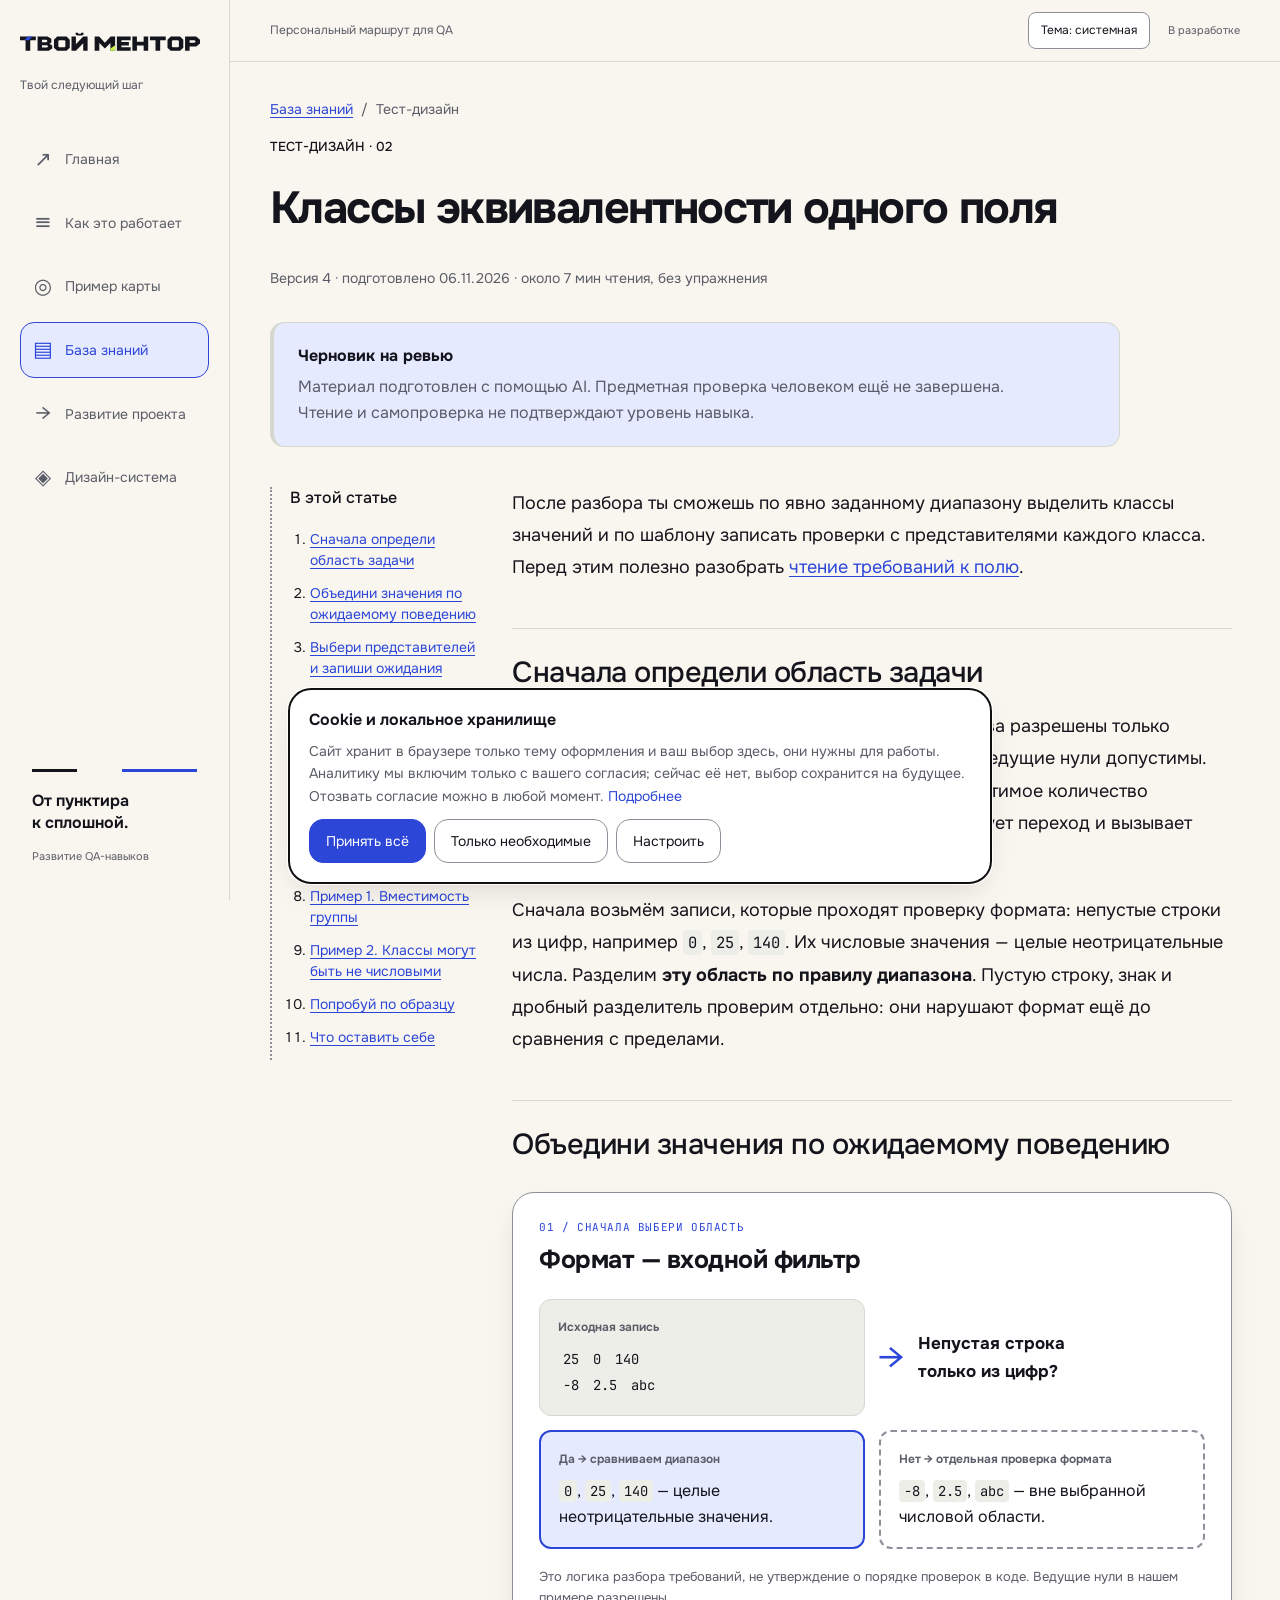
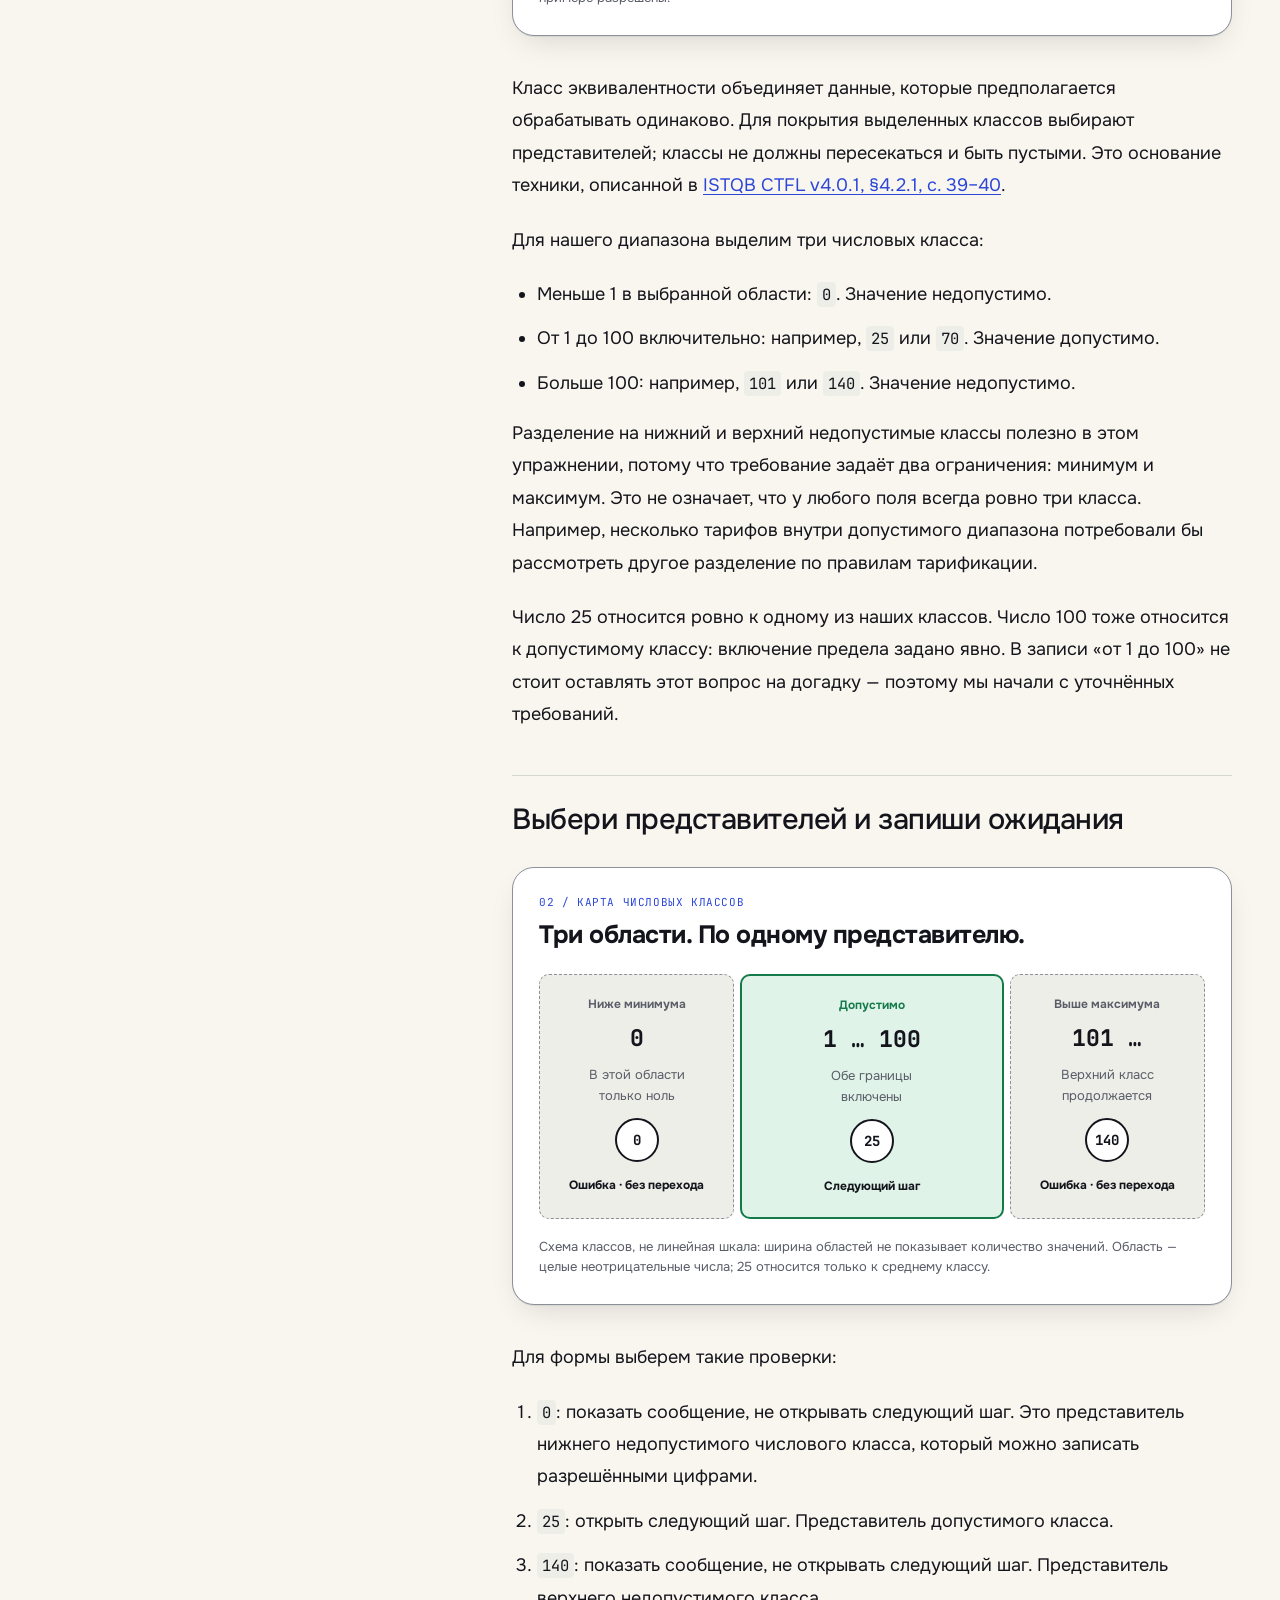
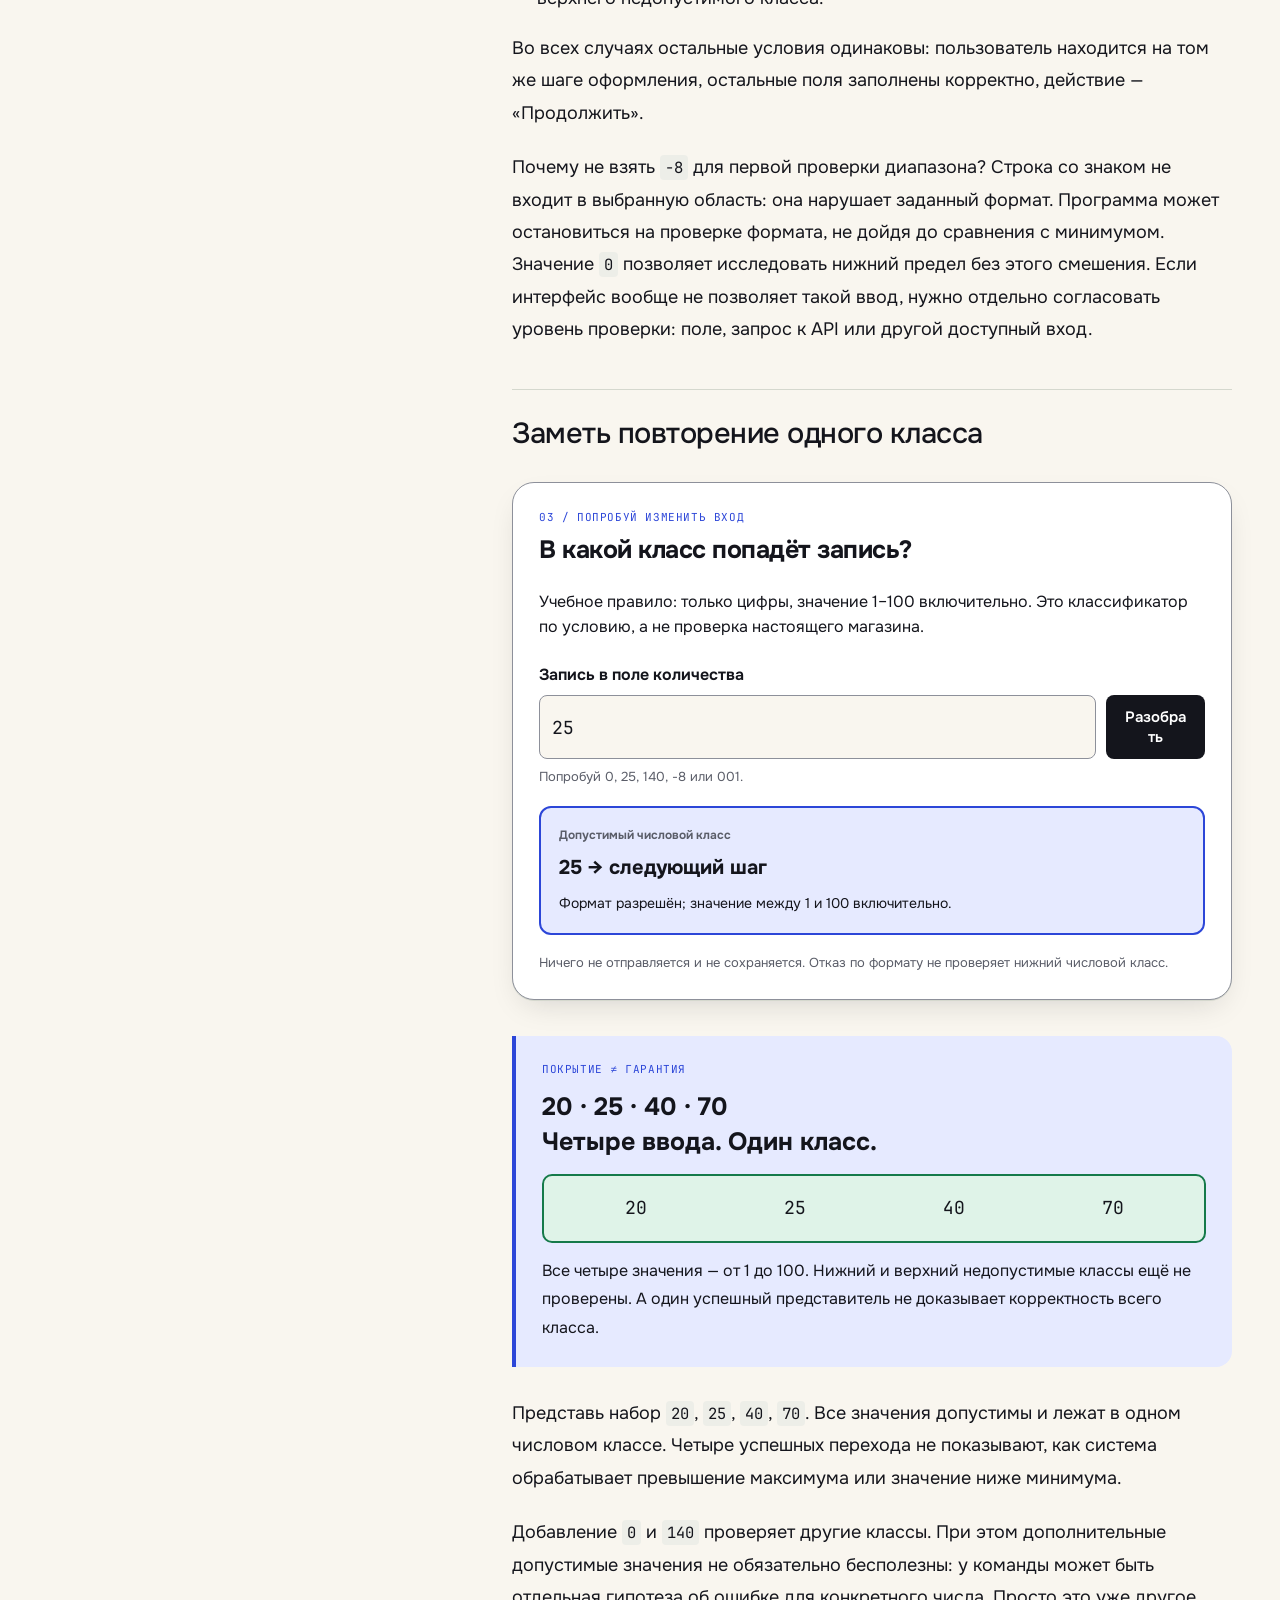
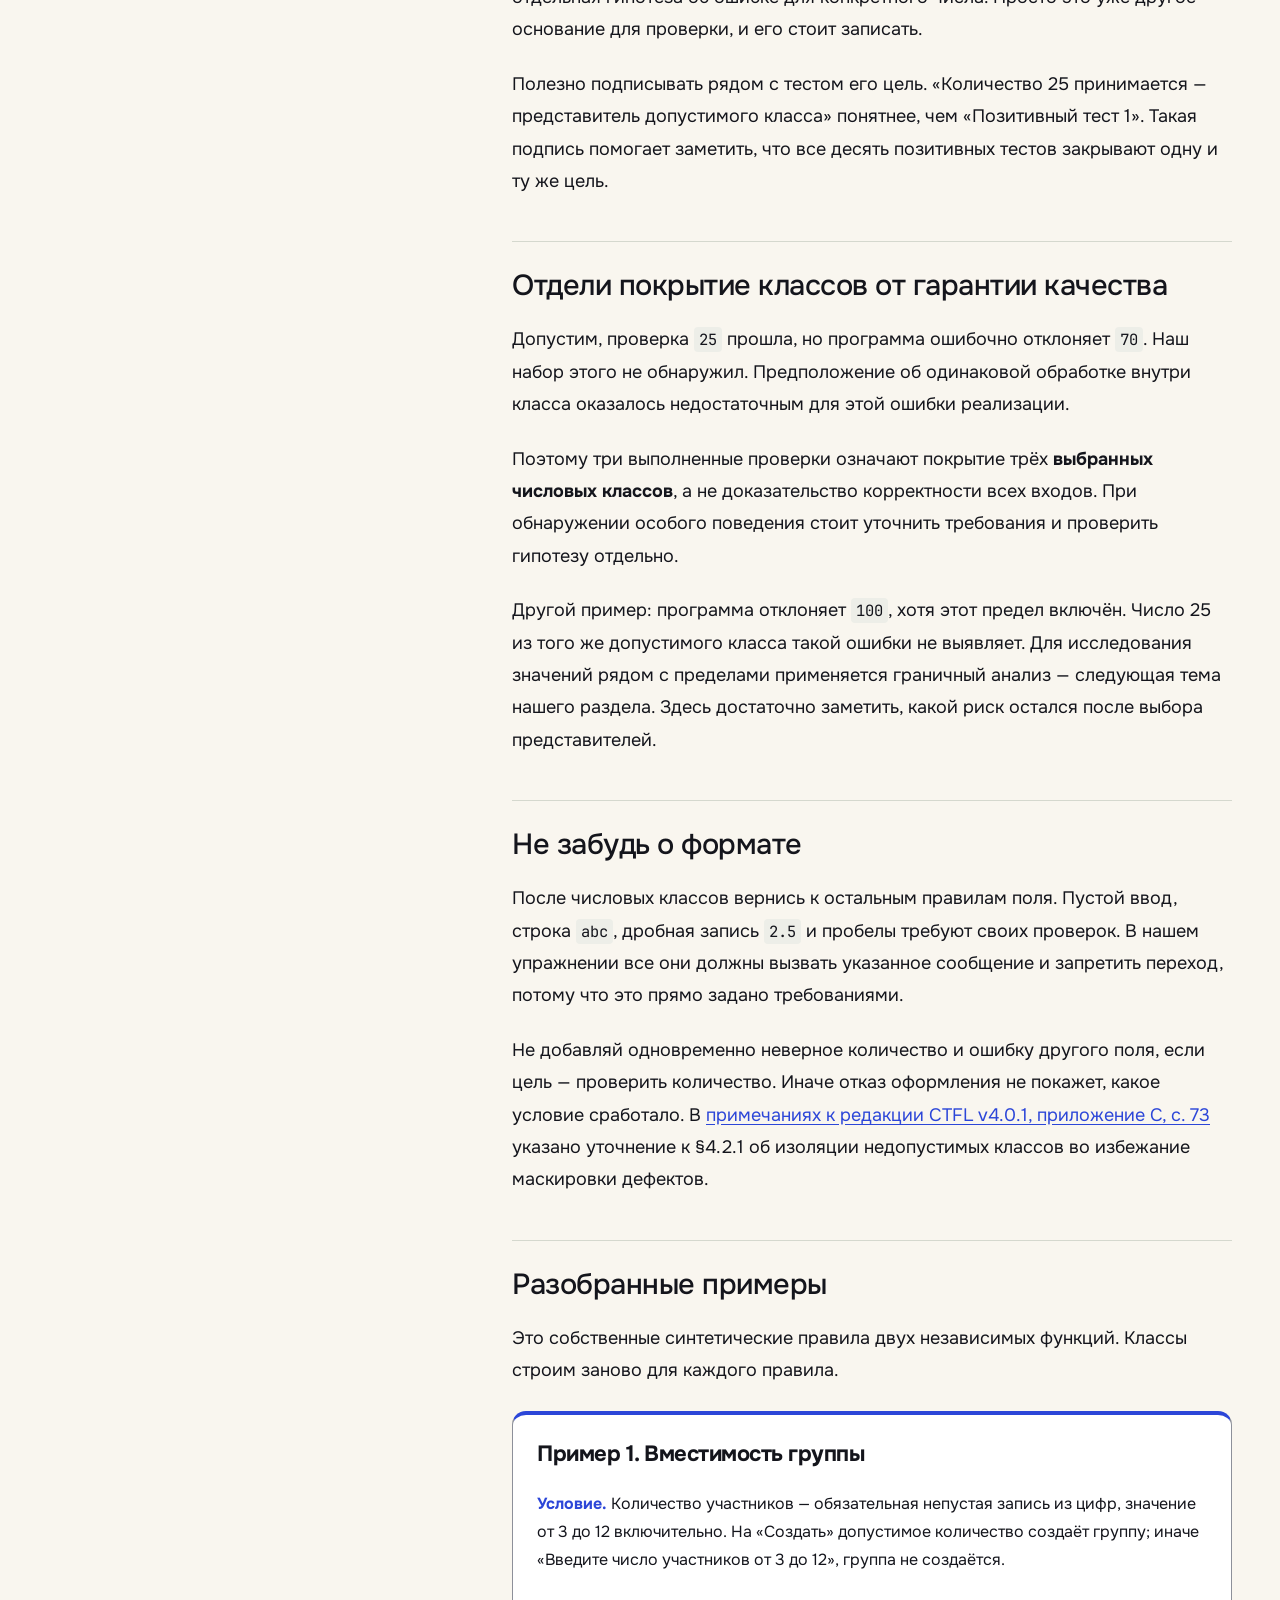
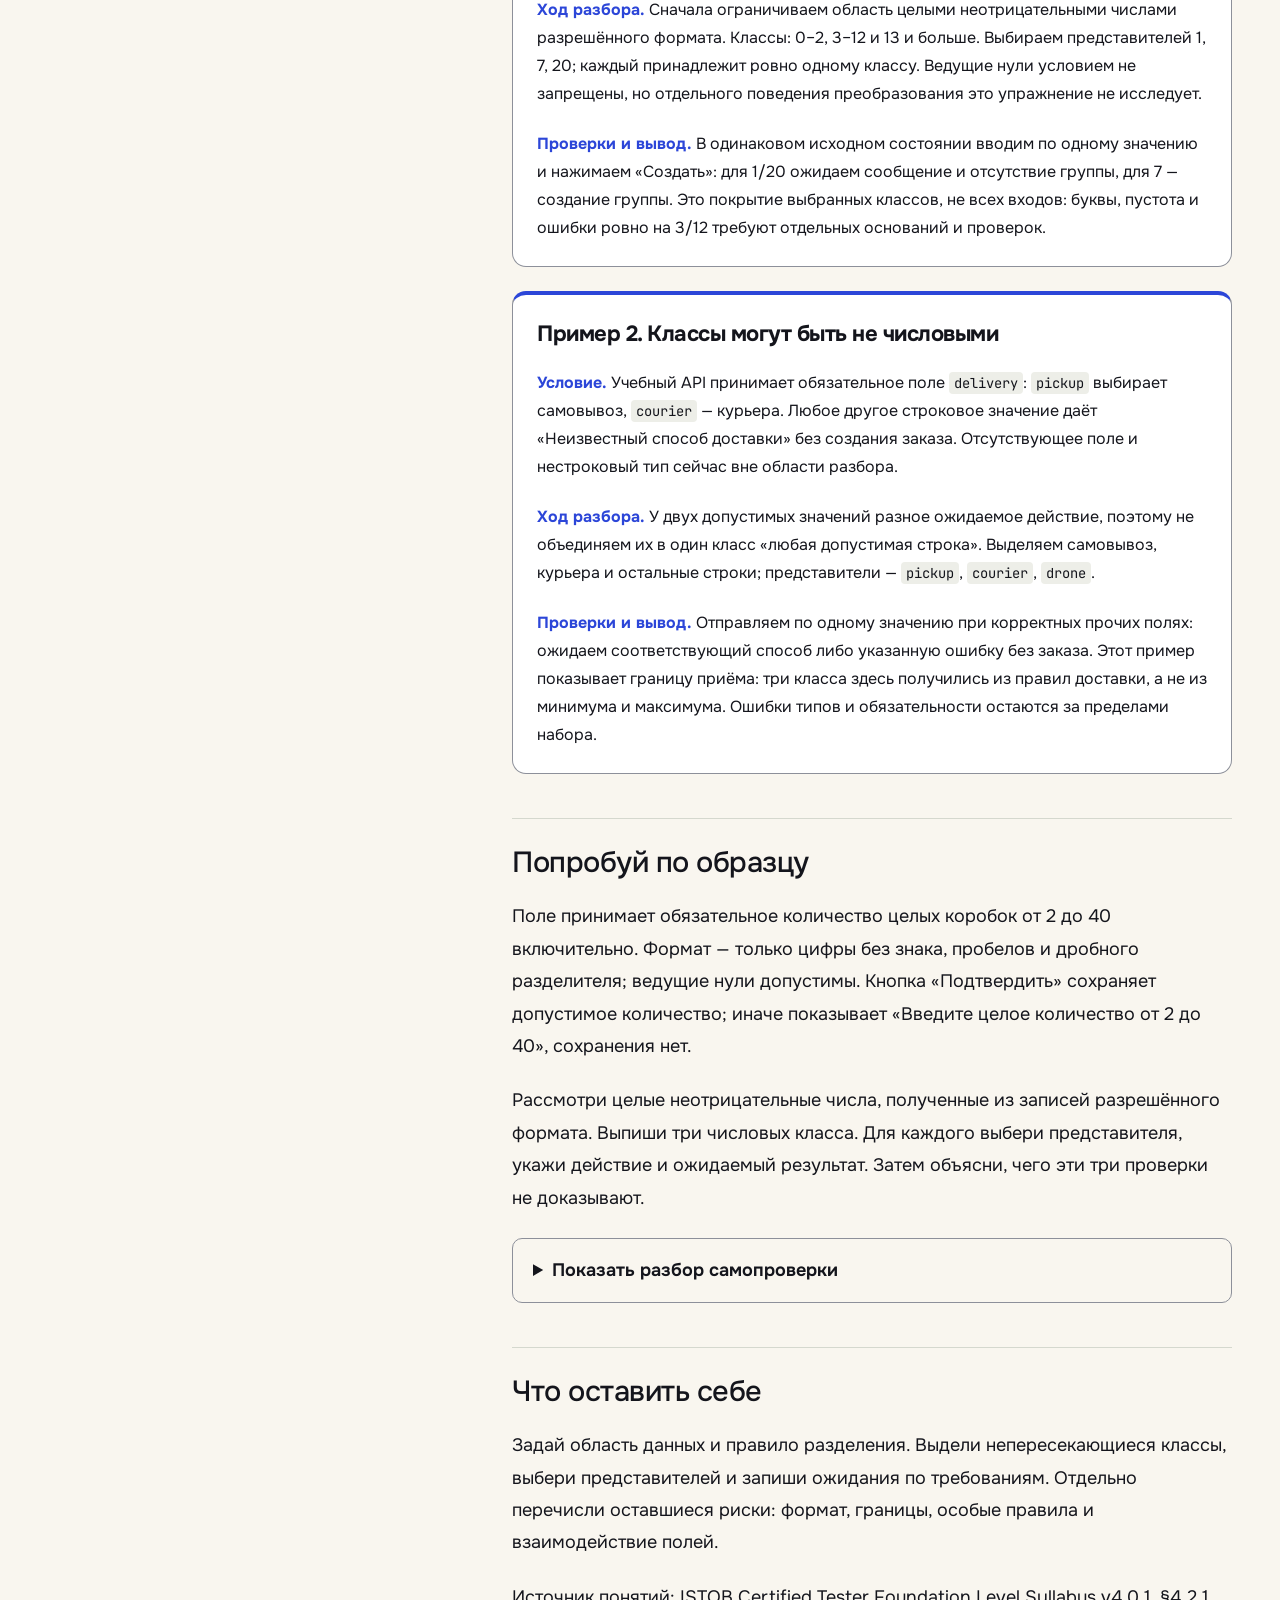
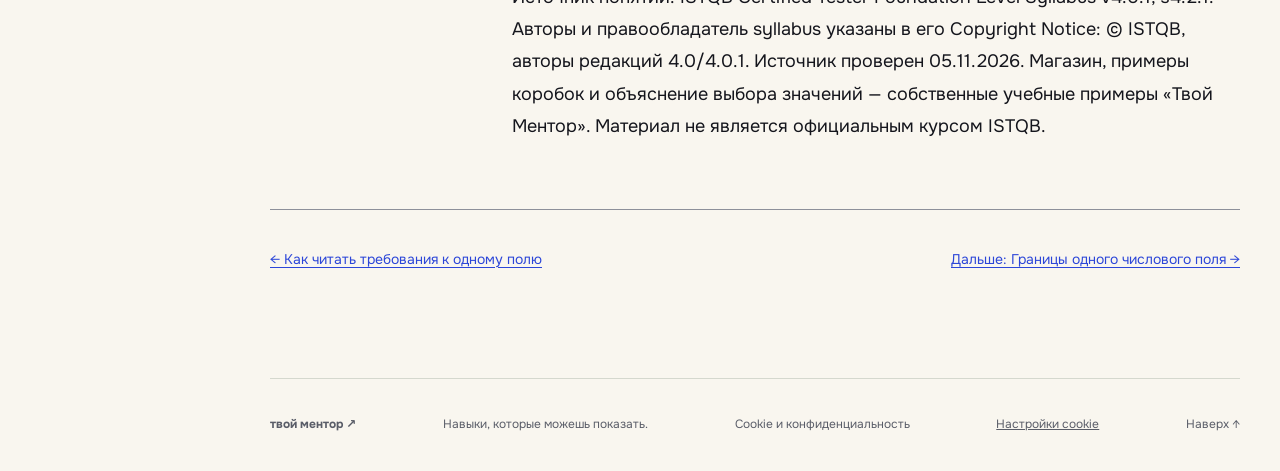
<file: knowledge/equivalence-partitioning/index.html>
<!doctype html>
<html lang="ru"><head>
<meta charset="utf-8"><meta name="viewport" content="width=device-width,initial-scale=1">
<meta name="robots" content="noindex, nofollow"><meta name="description" content="Раздели значения на классы, выбери представителей и запиши ожидаемые результаты.">
<title>Классы эквивалентности одного поля — Твой Ментор</title>
<link rel="icon" href="../../favicon.svg" type="image/svg+xml">
<link rel="stylesheet" href="../../theme.css"><link rel="stylesheet" href="../../styles.css">
<link rel="stylesheet" href="../../knowledge.css">
<link rel="stylesheet" href="../../site.css"><link rel="stylesheet" href="../../consent.css"><script src="../../site.js"></script><script src="../../consent.js" defer></script>
</head><body class="kb-page"><a class="skip" href="#main">К содержимому</a>
<aside class="site-sidebar" aria-label="Навигация сайта">
<a class="site-brand" href="../../index.html" aria-label="Твой Ментор — главная"><img data-brand-logo src="../../brand/logos/wordmark.svg" data-light-src="../../brand/logos/wordmark.svg" data-dark-src="../../brand/logos/wordmark-inverse.svg" alt="ТВОЙ МЕНТОР" width="180" height="25"></a>
<p class="site-caption">Твой следующий шаг</p>
<nav class="site-nav" aria-label="Основная навигация">
<a href="../../index.html"><span aria-hidden="true">↗</span>Главная</a>
<a href="../../index.html#approach"><span aria-hidden="true">≡</span>Как это работает</a>
<a href="../../index.html#demo"><span aria-hidden="true">◎</span>Пример карты</a>
<a href="../../knowledge/" aria-current="page"><span aria-hidden="true">▤</span>База знаний</a>
<a href="../../index.html#roadmap"><span aria-hidden="true">→</span>Развитие проекта</a>
<a href="../../design-system/"><span aria-hidden="true">◈</span>Дизайн-система</a>
</nav>
<div class="site-sidebar-foot"><span class="site-seam" aria-hidden="true"></span><p>От пунктира<br>к сплошной.</p><small>Развитие QA-навыков</small></div></aside>
<div class="site-workspace"><header class="site-topbar"><span>Персональный маршрут для QA</span><button type="button" data-theme-toggle hidden>Тема</button><span class="site-status">В разработке</span></header>
<main id="main" class="wrap kb-main"><nav class="kb-breadcrumbs" aria-label="Хлебные крошки"><a href="../">База знаний</a><span aria-hidden="true"> / </span><span>Тест-дизайн</span></nav>
<div class="kb-heading"><p class="eyebrow">ТЕСТ-ДИЗАЙН · 02</p><h1>Классы эквивалентности одного поля</h1>
<p class="kb-meta">Версия 4 · подготовлено 06.11.2026 · около 7 мин чтения, без упражнения</p></div>
<aside class="kb-draft" aria-label="Статус материала"><strong>Черновик на ревью</strong><p>Материал подготовлен с помощью AI. Предметная проверка человеком ещё не завершена. Чтение и самопроверка не подтверждают уровень навыка.</p></aside><div class="kb-layout"><nav class="kb-toc" aria-label="В этой статье"><h2>В этой статье</h2><ol><li><a href="#section-1">Сначала определи область задачи</a></li><li><a href="#section-2">Объедини значения по ожидаемому поведению</a></li><li><a href="#section-3">Выбери представителей и запиши ожидания</a></li><li><a href="#section-4">Заметь повторение одного класса</a></li><li><a href="#section-5">Отдели покрытие классов от гарантии качества</a></li><li><a href="#section-6">Не забудь о формате</a></li><li><a href="#section-7">Разобранные примеры</a></li><li><a href="#section-8">Пример 1. Вместимость группы</a></li><li><a href="#section-9">Пример 2. Классы могут быть не числовыми</a></li><li><a href="#section-10">Попробуй по образцу</a></li><li><a href="#section-11">Что оставить себе</a></li></ol></nav>
<article class="kb-prose" aria-label="Текст статьи"><p>После разбора ты сможешь по явно заданному диапазону выделить классы значений и по шаблону записать проверки с представителями каждого класса. Перед этим полезно разобрать <a href="../reading-field-requirements/">чтение требований к полю</a>.</p>
<h2 id="section-1">Сначала определи область задачи</h2>
<p>Продолжим пример учебного магазина. Для количества разрешены только цифры без знака, пробелов и дробного разделителя; ведущие нули допустимы. Числовое значение — от 1 до 100 включительно. Допустимое количество позволяет продолжить оформление, неверное блокирует переход и вызывает сообщение «Введите целое количество от 1 до 100».</p>
<p>Сначала возьмём записи, которые проходят проверку формата: непустые строки из цифр, например <code>0</code>, <code>25</code>, <code>140</code>. Их числовые значения — целые неотрицательные числа. Разделим <strong>эту область по правилу диапазона</strong>. Пустую строку, знак и дробный разделитель проверим отдельно: они нарушают формат ещё до сравнения с пределами.</p>
<h2 id="section-2">Объедини значения по ожидаемому поведению</h2>
<figure class="kb-visual"><figcaption><span class="kv-label">01 / Сначала выбери область</span><strong>Формат — входной фильтр</strong></figcaption><div class="kv-gate"><div class="kv-panel"><span class="kv-tag">Исходная запись</span><p><code>25</code> <code>0</code> <code>140</code><br><code>-8</code> <code>2.5</code> <code>abc</code></p></div><div class="kv-filter"><span aria-hidden="true">→</span><strong>Непустая строка<br>только из цифр?</strong></div></div><div class="kv-columns"><div class="kv-panel kv-solid"><span class="kv-tag">Да → сравниваем диапазон</span><p><code>0</code>, <code>25</code>, <code>140</code> — целые неотрицательные значения.</p></div><div class="kv-panel kv-dashed"><span class="kv-tag">Нет → отдельная проверка формата</span><p><code>-8</code>, <code>2.5</code>, <code>abc</code> — вне выбранной числовой области.</p></div></div><p class="kv-caption">Это логика разбора требований, не утверждение о порядке проверок в коде. Ведущие нули в нашем примере разрешены.</p></figure>
<p>Класс эквивалентности объединяет данные, которые предполагается обрабатывать одинаково. Для покрытия выделенных классов выбирают представителей; классы не должны пересекаться и быть пустыми. Это основание техники, описанной в <a href="https://istqb.org/?download_id=3345&amp;sdm_process_download=1#page=39">ISTQB CTFL v4.0.1, §4.2.1, с. 39–40</a>.</p>
<p>Для нашего диапазона выделим три числовых класса:</p>
<ul><li>Меньше 1 в выбранной области: <code>0</code>. Значение недопустимо.</li><li>От 1 до 100 включительно: например, <code>25</code> или <code>70</code>. Значение допустимо.</li><li>Больше 100: например, <code>101</code> или <code>140</code>. Значение недопустимо.</li></ul>
<p>Разделение на нижний и верхний недопустимые классы полезно в этом упражнении, потому что требование задаёт два ограничения: минимум и максимум. Это не означает, что у любого поля всегда ровно три класса. Например, несколько тарифов внутри допустимого диапазона потребовали бы рассмотреть другое разделение по правилам тарификации.</p>
<p>Число 25 относится ровно к одному из наших классов. Число 100 тоже относится к допустимому классу: включение предела задано явно. В записи «от 1 до 100» не стоит оставлять этот вопрос на догадку — поэтому мы начали с уточнённых требований.</p>
<h2 id="section-3">Выбери представителей и запиши ожидания</h2>
<figure class="kb-visual"><figcaption><span class="kv-label">02 / Карта числовых классов</span><strong>Три области. По одному представителю.</strong></figcaption><div class="kv-range"><div class="kv-region kv-invalid"><span class="kv-tag">Ниже минимума</span><strong>0</strong><p>В этой области<br>только ноль</p><span class="kv-dot">0</span><b>Ошибка · без перехода</b></div><div class="kv-region kv-valid"><span class="kv-tag">Допустимо</span><strong>1 … 100</strong><p>Обе границы<br>включены</p><span class="kv-dot">25</span><b>Следующий шаг</b></div><div class="kv-region kv-invalid"><span class="kv-tag">Выше максимума</span><strong>101 …</strong><p>Верхний класс<br>продолжается</p><span class="kv-dot">140</span><b>Ошибка · без перехода</b></div></div><p class="kv-caption">Схема классов, не линейная шкала: ширина областей не показывает количество значений. Область — целые неотрицательные числа; 25 относится только к среднему классу.</p></figure>
<p>Для формы выберем такие проверки:</p>
<ol><li><code>0</code>: показать сообщение, не открывать следующий шаг. Это представитель нижнего недопустимого числового класса, который можно записать разрешёнными цифрами.</li><li><code>25</code>: открыть следующий шаг. Представитель допустимого класса.</li><li><code>140</code>: показать сообщение, не открывать следующий шаг. Представитель верхнего недопустимого класса.</li></ol>
<p>Во всех случаях остальные условия одинаковы: пользователь находится на том же шаге оформления, остальные поля заполнены корректно, действие — «Продолжить».</p>
<p>Почему не взять <code>-8</code> для первой проверки диапазона? Строка со знаком не входит в выбранную область: она нарушает заданный формат. Программа может остановиться на проверке формата, не дойдя до сравнения с минимумом. Значение <code>0</code> позволяет исследовать нижний предел без этого смешения. Если интерфейс вообще не позволяет такой ввод, нужно отдельно согласовать уровень проверки: поле, запрос к API или другой доступный вход.</p>
<h2 id="section-4">Заметь повторение одного класса</h2>
<figure class="kb-visual"><figcaption><span class="kv-label">03 / Попробуй изменить вход</span><strong>В какой класс попадёт запись?</strong></figcaption><p>Учебное правило: только цифры, значение 1–100 включительно. Это классификатор по условию, а не проверка настоящего магазина.</p><div class="kv-lab" data-kb-lab hidden><form><label for="class-value">Запись в поле количества</label><div class="kv-input-row"><input id="class-value" name="value" type="text" value="25" maxlength="120" autocomplete="off" spellcheck="false" aria-describedby="class-help"><button type="submit">Разобрать</button></div><p id="class-help">Попробуй 0, 25, 140, -8 или 001.</p></form><div class="kv-result" role="status" aria-live="polite" aria-atomic="true"><span class="kv-tag">Допустимый числовой класс</span><strong>25 → следующий шаг</strong><p>Формат разрешён; значение между 1 и 100 включительно.</p></div></div><div data-kb-fallback><p>Без JavaScript: 0 — нижний недопустимый класс; 25 — допустимый; 140 — верхний недопустимый; -8 нарушает формат. Запись 001 разрешена и имеет значение 1.</p></div><p class="kv-caption">Ничего не отправляется и не сохраняется. Отказ по формату не проверяет нижний числовой класс.</p></figure><aside class="kv-key" aria-label="Ключевая мысль о классах"><span class="kv-label">Покрытие ≠ гарантия</span><strong>20 · 25 · 40 · 70<br>Четыре ввода. Один класс.</strong><div class="kv-coverage" aria-label="Все четыре значения в допустимом классе"><span>20</span><span>25</span><span>40</span><span>70</span></div><p>Все четыре значения — от 1 до 100. Нижний и верхний недопустимые классы ещё не проверены. А один успешный представитель не доказывает корректность всего класса.</p></aside>
<p>Представь набор <code>20</code>, <code>25</code>, <code>40</code>, <code>70</code>. Все значения допустимы и лежат в одном числовом классе. Четыре успешных перехода не показывают, как система обрабатывает превышение максимума или значение ниже минимума.</p>
<p>Добавление <code>0</code> и <code>140</code> проверяет другие классы. При этом дополнительные допустимые значения не обязательно бесполезны: у команды может быть отдельная гипотеза об ошибке для конкретного числа. Просто это уже другое основание для проверки, и его стоит записать.</p>
<p>Полезно подписывать рядом с тестом его цель. «Количество 25 принимается — представитель допустимого класса» понятнее, чем «Позитивный тест 1». Такая подпись помогает заметить, что все десять позитивных тестов закрывают одну и ту же цель.</p>
<h2 id="section-5">Отдели покрытие классов от гарантии качества</h2>
<p>Допустим, проверка <code>25</code> прошла, но программа ошибочно отклоняет <code>70</code>. Наш набор этого не обнаружил. Предположение об одинаковой обработке внутри класса оказалось недостаточным для этой ошибки реализации.</p>
<p>Поэтому три выполненные проверки означают покрытие трёх <strong>выбранных числовых классов</strong>, а не доказательство корректности всех входов. При обнаружении особого поведения стоит уточнить требования и проверить гипотезу отдельно.</p>
<p>Другой пример: программа отклоняет <code>100</code>, хотя этот предел включён. Число 25 из того же допустимого класса такой ошибки не выявляет. Для исследования значений рядом с пределами применяется граничный анализ — следующая тема нашего раздела. Здесь достаточно заметить, какой риск остался после выбора представителей.</p>
<h2 id="section-6">Не забудь о формате</h2>
<p>После числовых классов вернись к остальным правилам поля. Пустой ввод, строка <code>abc</code>, дробная запись <code>2.5</code> и пробелы требуют своих проверок. В нашем упражнении все они должны вызвать указанное сообщение и запретить переход, потому что это прямо задано требованиями.</p>
<p>Не добавляй одновременно неверное количество и ошибку другого поля, если цель — проверить количество. Иначе отказ оформления не покажет, какое условие сработало. В <a href="https://istqb.org/?download_id=3345&amp;sdm_process_download=1#page=73">примечаниях к редакции CTFL v4.0.1, приложение C, с. 73</a> указано уточнение к §4.2.1 об изоляции недопустимых классов во избежание маскировки дефектов.</p>
<h2 id="section-7">Разобранные примеры</h2>
<p>Это собственные синтетические правила двух независимых функций. Классы строим заново для каждого правила.</p>
<section class="kb-example" aria-labelledby="section-8"><h3 id="section-8">Пример 1. Вместимость группы</h3>
<p><strong>Условие.</strong> Количество участников — обязательная непустая запись из цифр, значение от 3 до 12 включительно. На «Создать» допустимое количество создаёт группу; иначе «Введите число участников от 3 до 12», группа не создаётся.</p>
<p><strong>Ход разбора.</strong> Сначала ограничиваем область целыми неотрицательными числами разрешённого формата. Классы: 0–2, 3–12 и 13 и больше. Выбираем представителей 1, 7, 20; каждый принадлежит ровно одному классу. Ведущие нули условием не запрещены, но отдельного поведения преобразования это упражнение не исследует.</p>
<p><strong>Проверки и вывод.</strong> В одинаковом исходном состоянии вводим по одному значению и нажимаем «Создать»: для 1/20 ожидаем сообщение и отсутствие группы, для 7 — создание группы. Это покрытие выбранных классов, не всех входов: буквы, пустота и ошибки ровно на 3/12 требуют отдельных оснований и проверок.</p>
</section><section class="kb-example" aria-labelledby="section-9"><h3 id="section-9">Пример 2. Классы могут быть не числовыми</h3>
<p><strong>Условие.</strong> Учебный API принимает обязательное поле <code>delivery</code>: <code>pickup</code> выбирает самовывоз, <code>courier</code> — курьера. Любое другое строковое значение даёт «Неизвестный способ доставки» без создания заказа. Отсутствующее поле и нестроковый тип сейчас вне области разбора.</p>
<p><strong>Ход разбора.</strong> У двух допустимых значений разное ожидаемое действие, поэтому не объединяем их в один класс «любая допустимая строка». Выделяем самовывоз, курьера и остальные строки; представители — <code>pickup</code>, <code>courier</code>, <code>drone</code>.</p>
<p><strong>Проверки и вывод.</strong> Отправляем по одному значению при корректных прочих полях: ожидаем соответствующий способ либо указанную ошибку без заказа. Этот пример показывает границу приёма: три класса здесь получились из правил доставки, а не из минимума и максимума. Ошибки типов и обязательности остаются за пределами набора.</p>
</section><h2 id="section-10">Попробуй по образцу</h2>
<p>Поле принимает обязательное количество целых коробок от 2 до 40 включительно. Формат — только цифры без знака, пробелов и дробного разделителя; ведущие нули допустимы. Кнопка «Подтвердить» сохраняет допустимое количество; иначе показывает «Введите целое количество от 2 до 40», сохранения нет.</p>
<p>Рассмотри целые неотрицательные числа, полученные из записей разрешённого формата. Выпиши три числовых класса. Для каждого выбери представителя, укажи действие и ожидаемый результат. Затем объясни, чего эти три проверки не доказывают.</p>
<details class="kb-answer"><summary>Показать разбор самопроверки</summary><p>Один корректный ответ: меньше 2 в выбранной области — <code>0</code> или <code>1</code>, берём <code>1</code>, ошибка без сохранения; от 2 до 40 — <code>12</code>, сохранение; больше 40 — <code>60</code>, ошибка без сохранения. Во всех случаях нажимаем «Подтвердить». Возможны другие представители, если они принадлежат своим классам и не смешивают цель с ошибкой формата. Эти проверки не доказывают корректность всех допустимых чисел и не покрывают пустой/нечисловой ввод.</p></details>
<h2 id="section-11">Что оставить себе</h2>
<p>Задай область данных и правило разделения. Выдели непересекающиеся классы, выбери представителей и запиши ожидания по требованиям. Отдельно перечисли оставшиеся риски: формат, границы, особые правила и взаимодействие полей.</p>
<p>Источник понятий: ISTQB Certified Tester Foundation Level Syllabus v4.0.1, §4.2.1. Авторы и правообладатель syllabus указаны в его Copyright Notice: © ISTQB, авторы редакций 4.0/4.0.1. Источник проверен 05.11.2026. Магазин, примеры коробок и объяснение выбора значений — собственные учебные примеры «Твой Ментор». Материал не является официальным курсом ISTQB.</p></article></div>
<nav class="kb-pagination" aria-label="Другие материалы"><a href="../reading-field-requirements/">← Как читать требования к одному полю</a>
<a href="../boundary-values/">Дальше: Границы одного числового поля →</a></nav></main>
<footer class="wrap site-footer"><a href="../../index.html">твой ментор ↗</a><span>Навыки, которые можешь показать.</span><a href="../../privacy.html">Cookie и конфиденциальность</a><button type="button" class="cookie-settings" data-cookie-settings>Настройки cookie</button><a href="#main">Наверх ↑</a></footer></div>
<script src="../../knowledge-lab.js" defer></script></body></html>
</file>
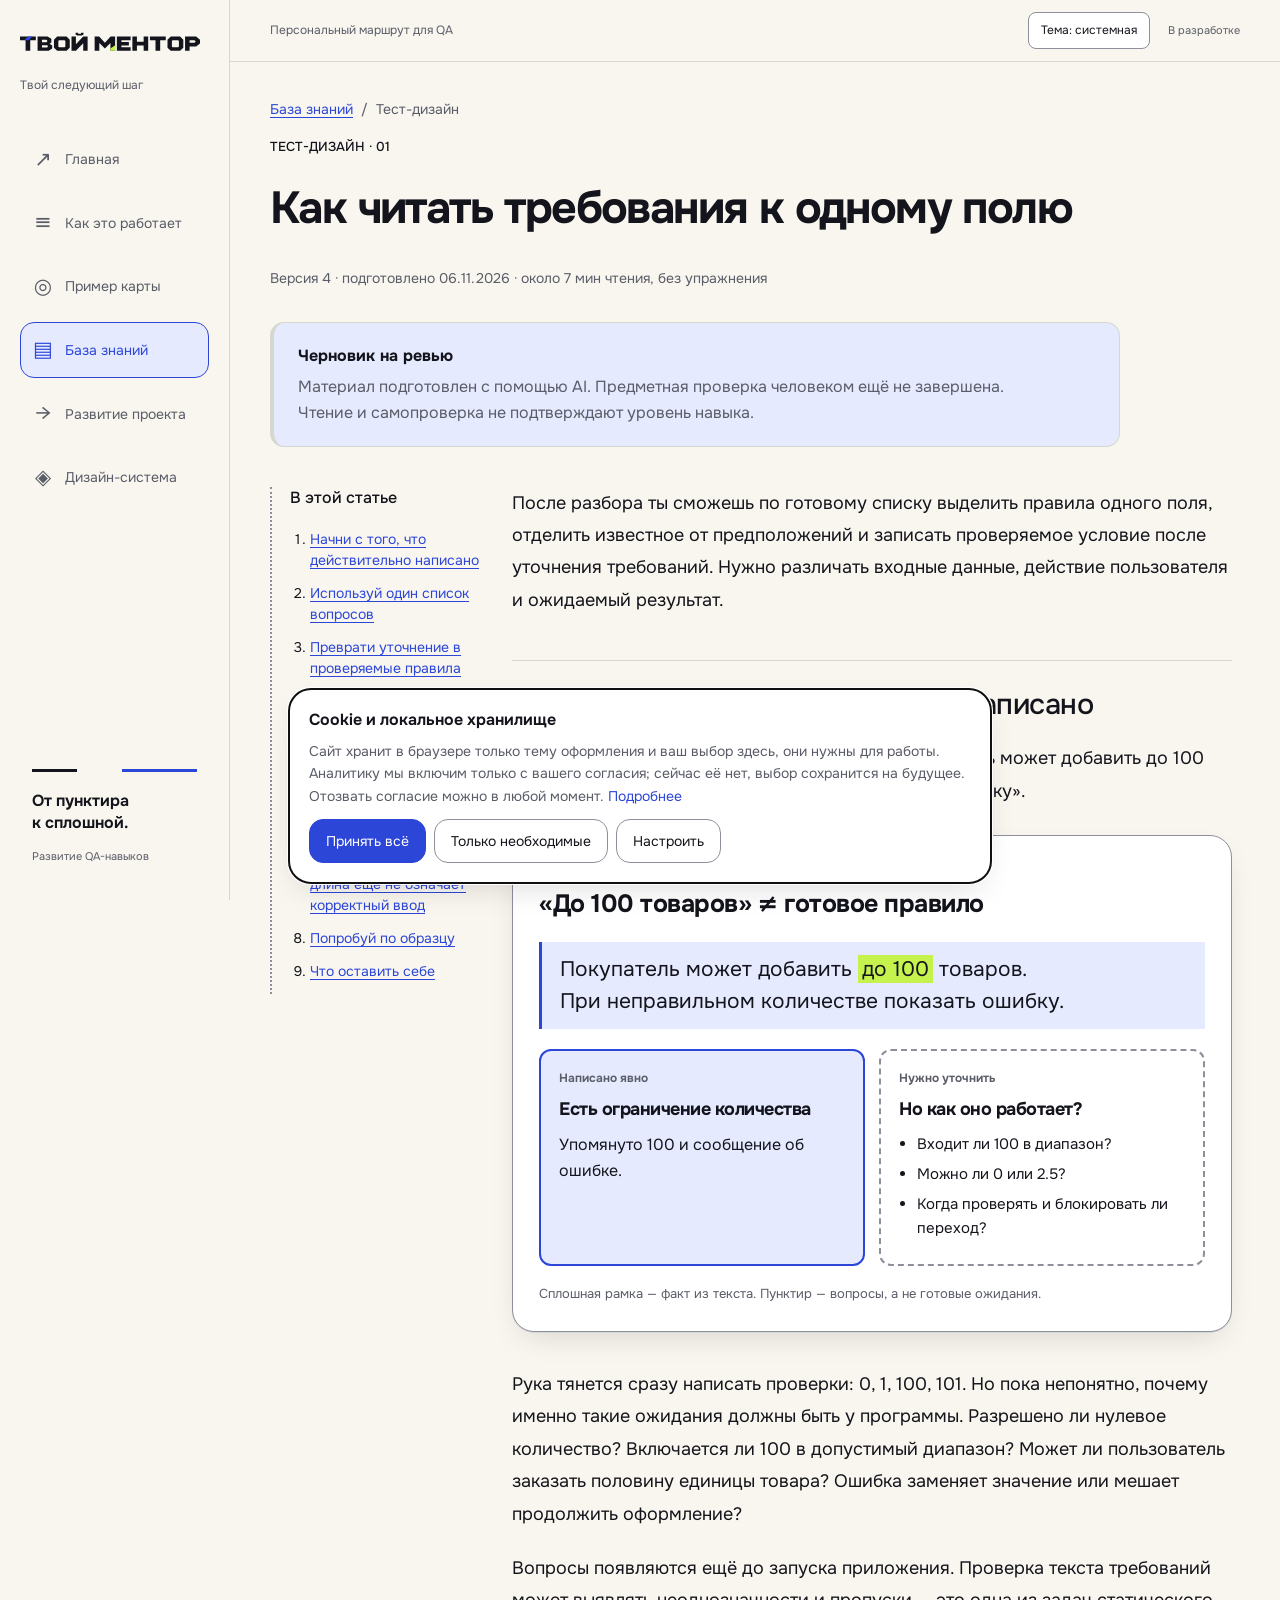
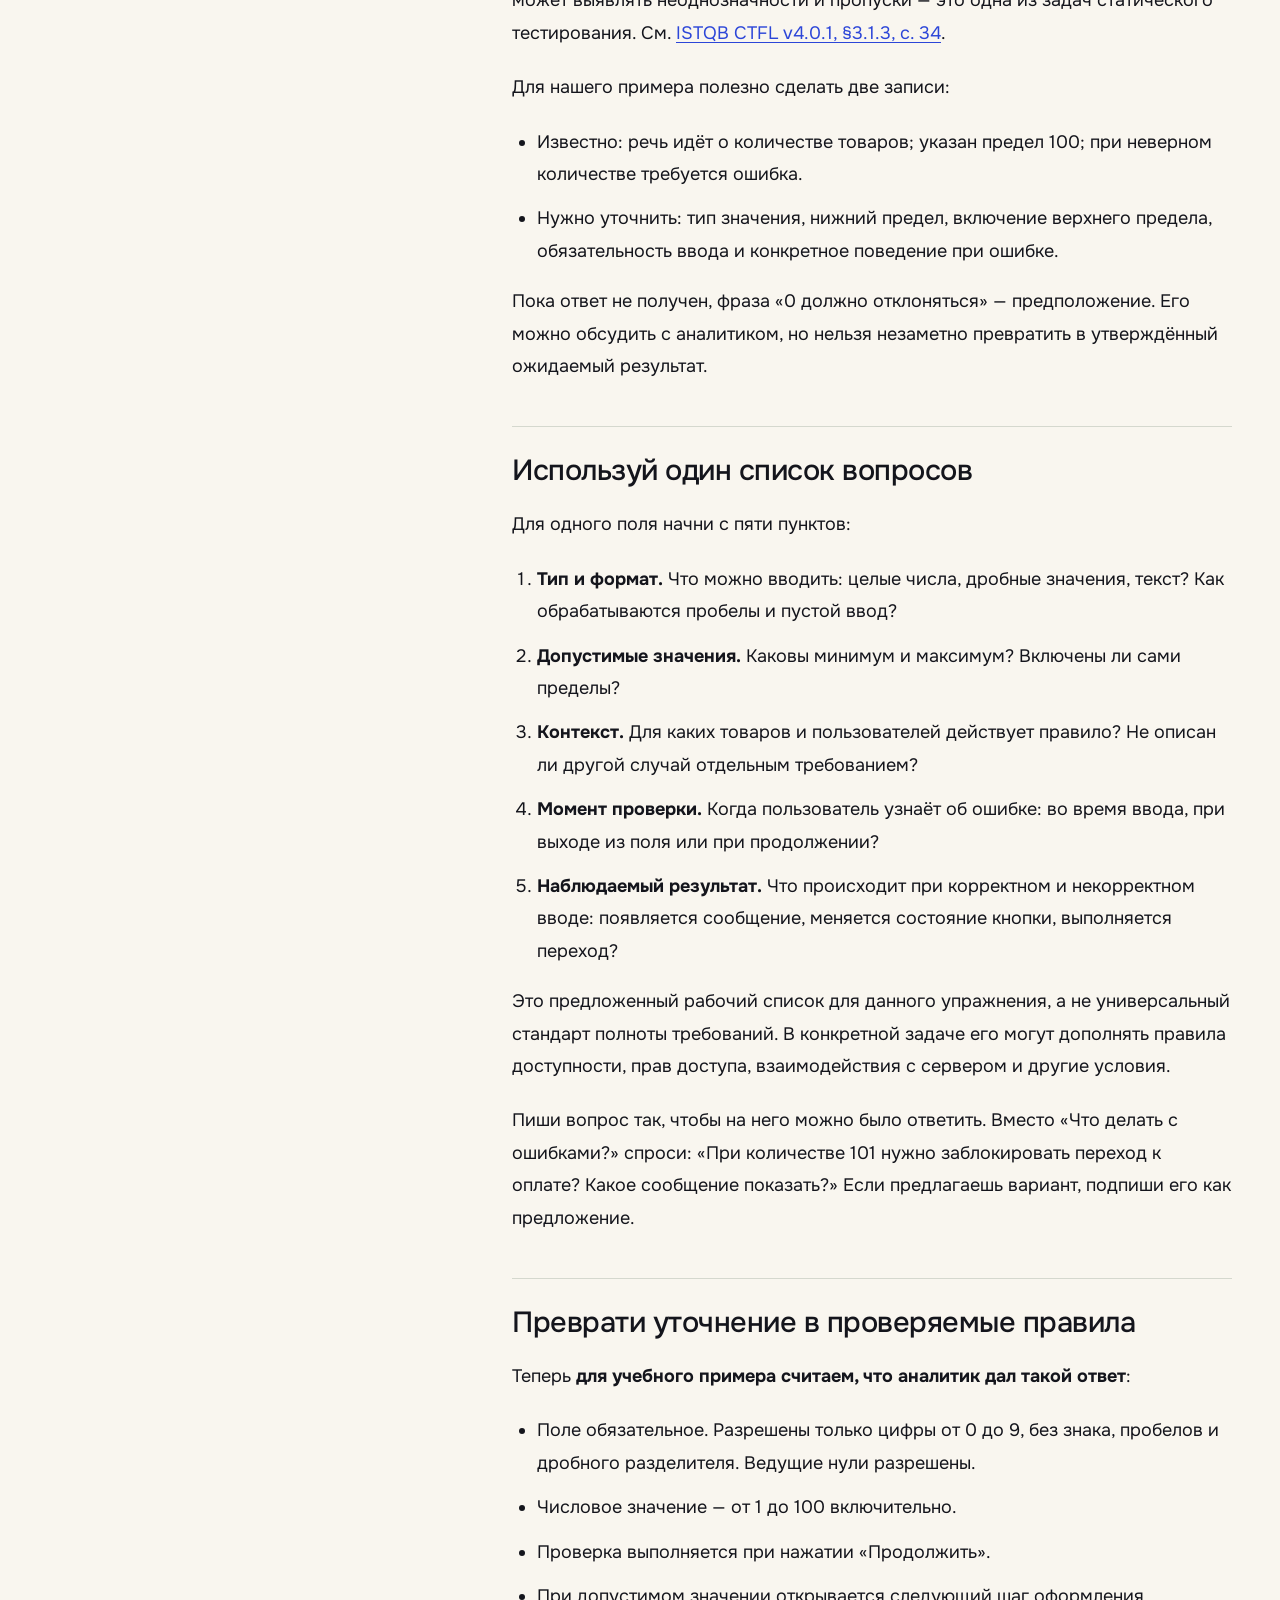
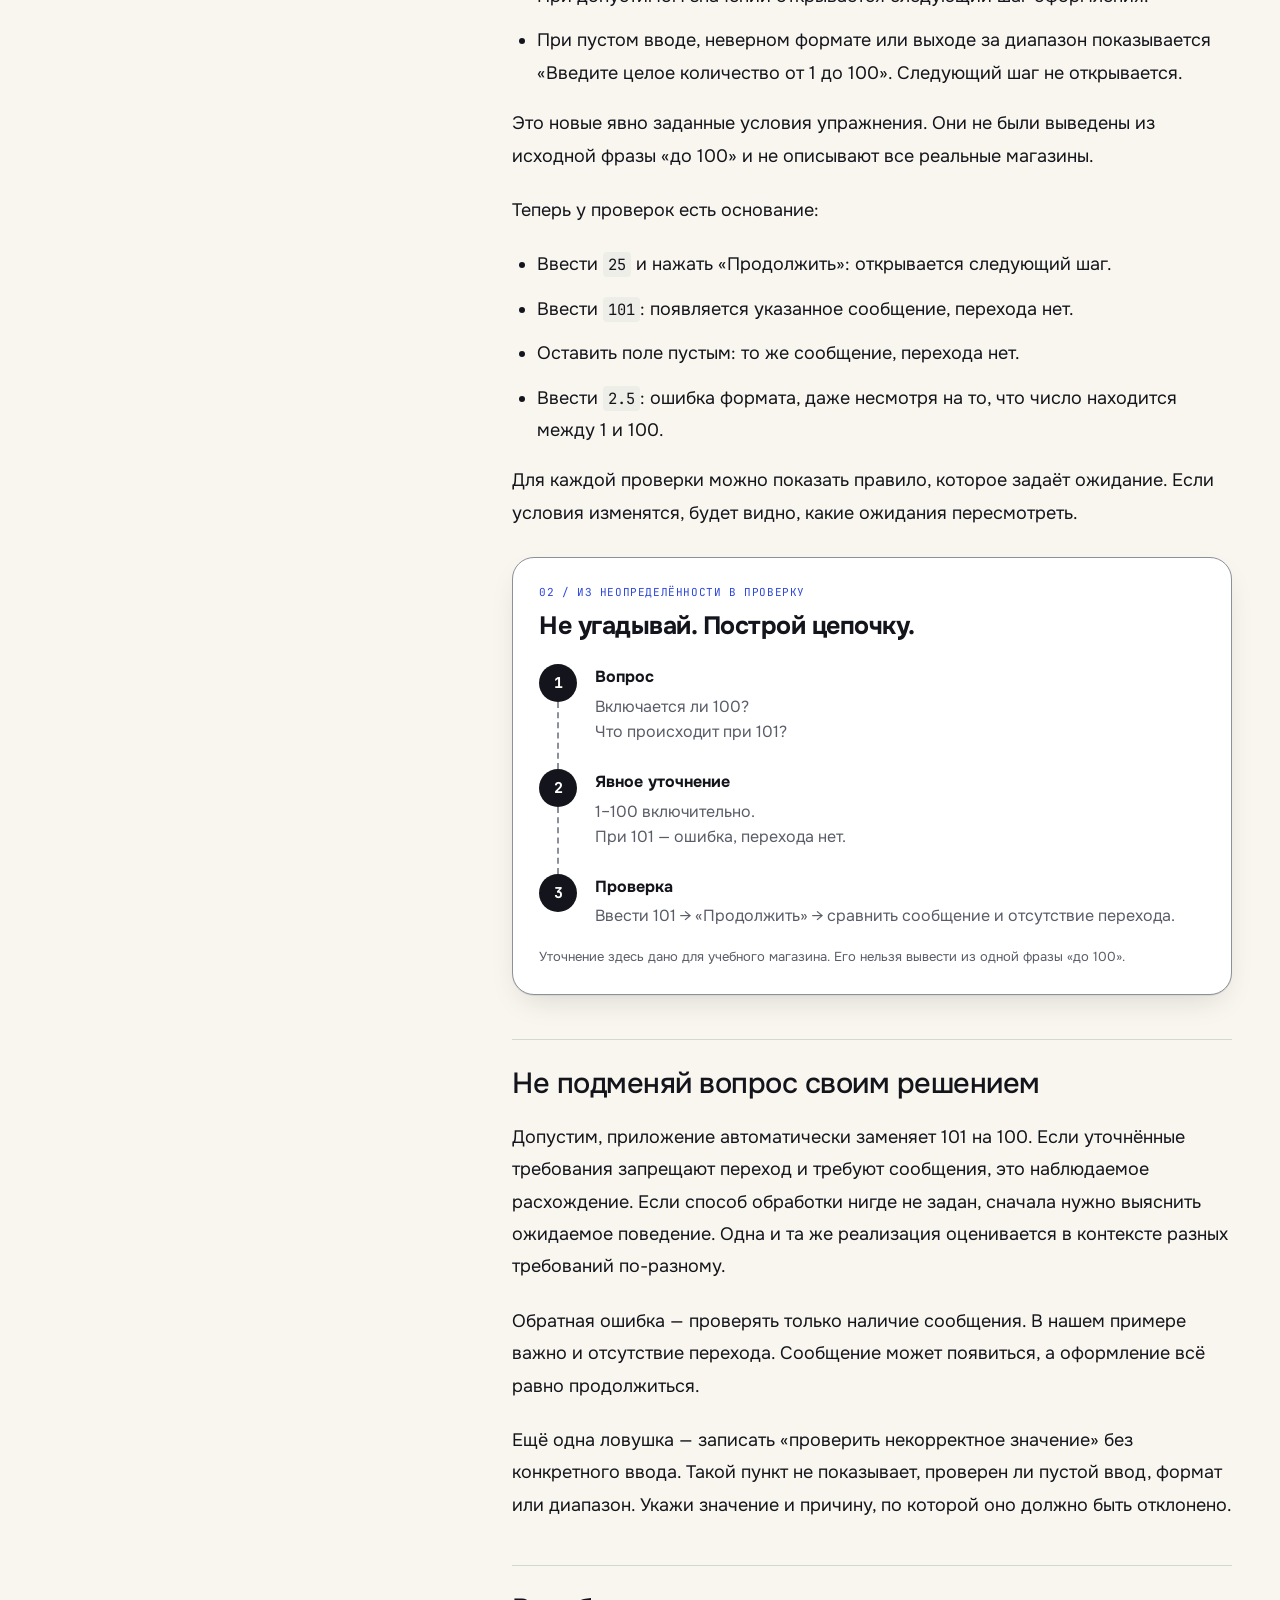
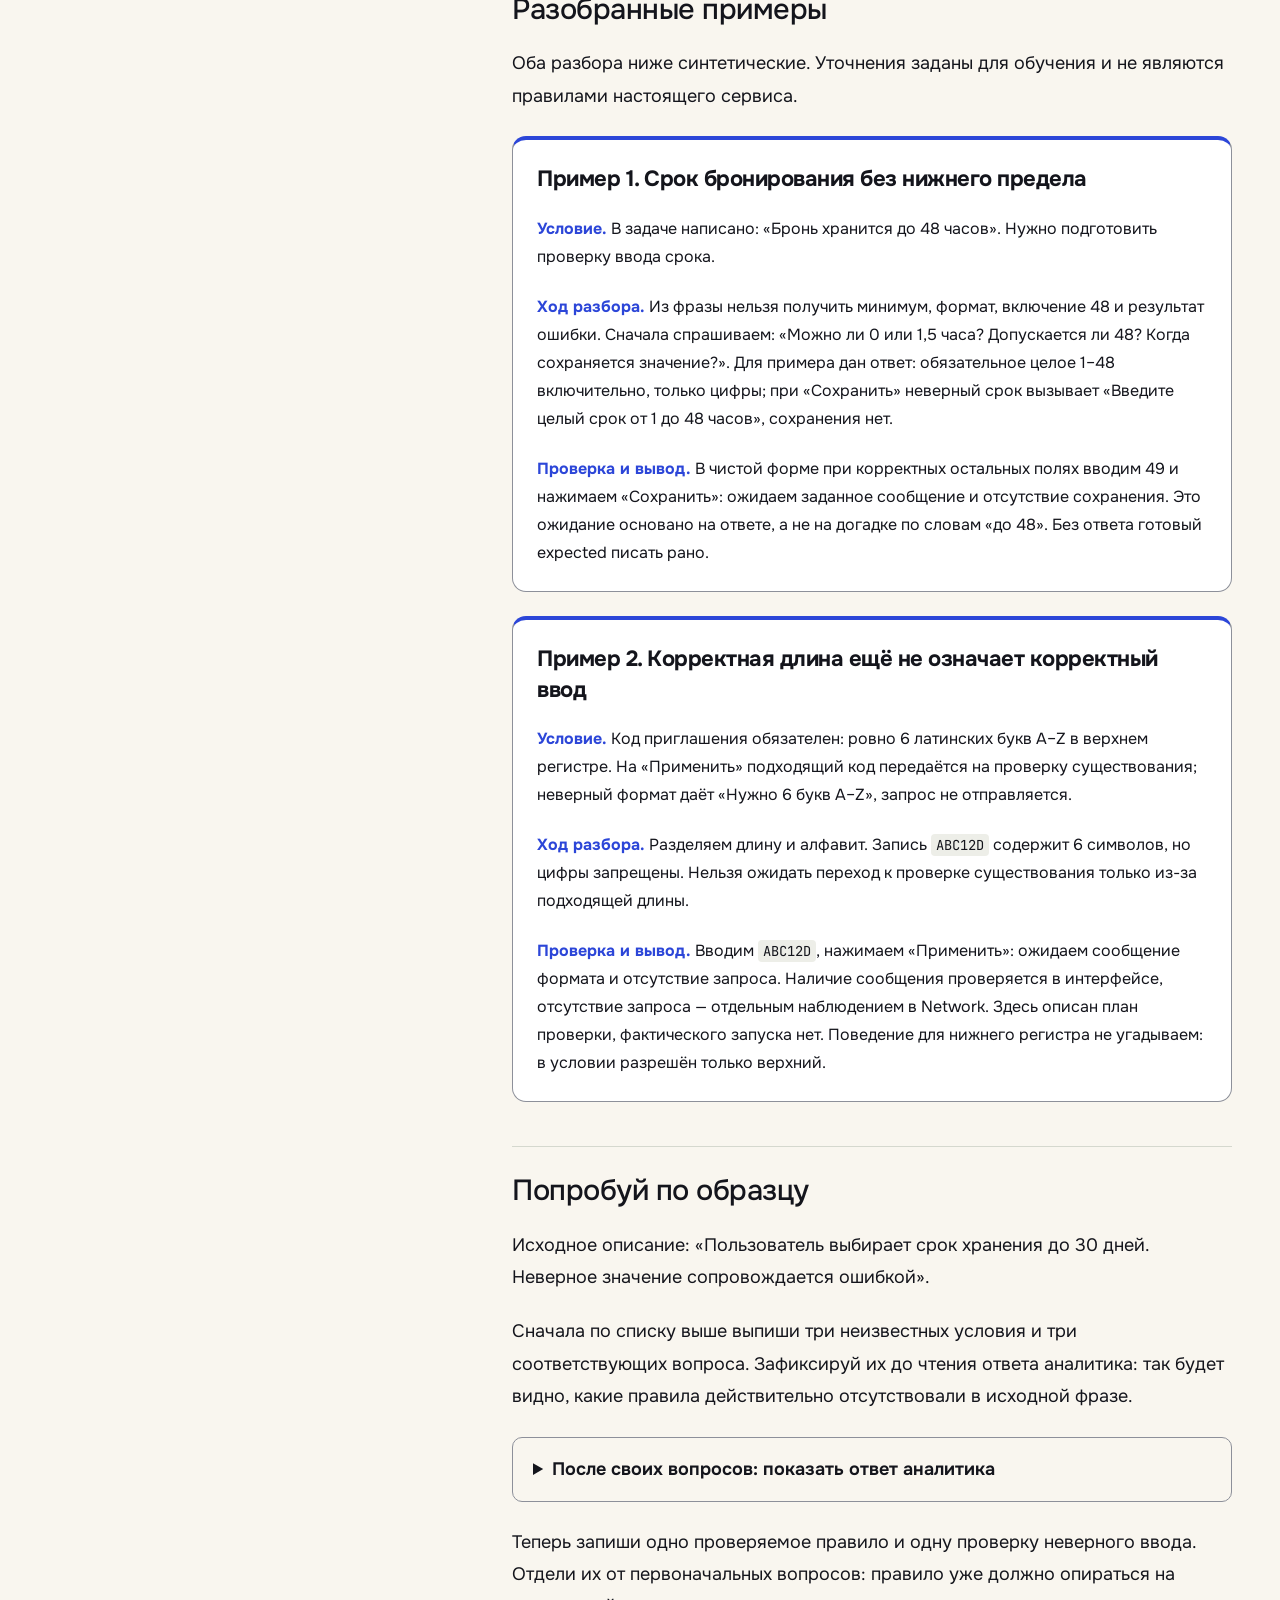
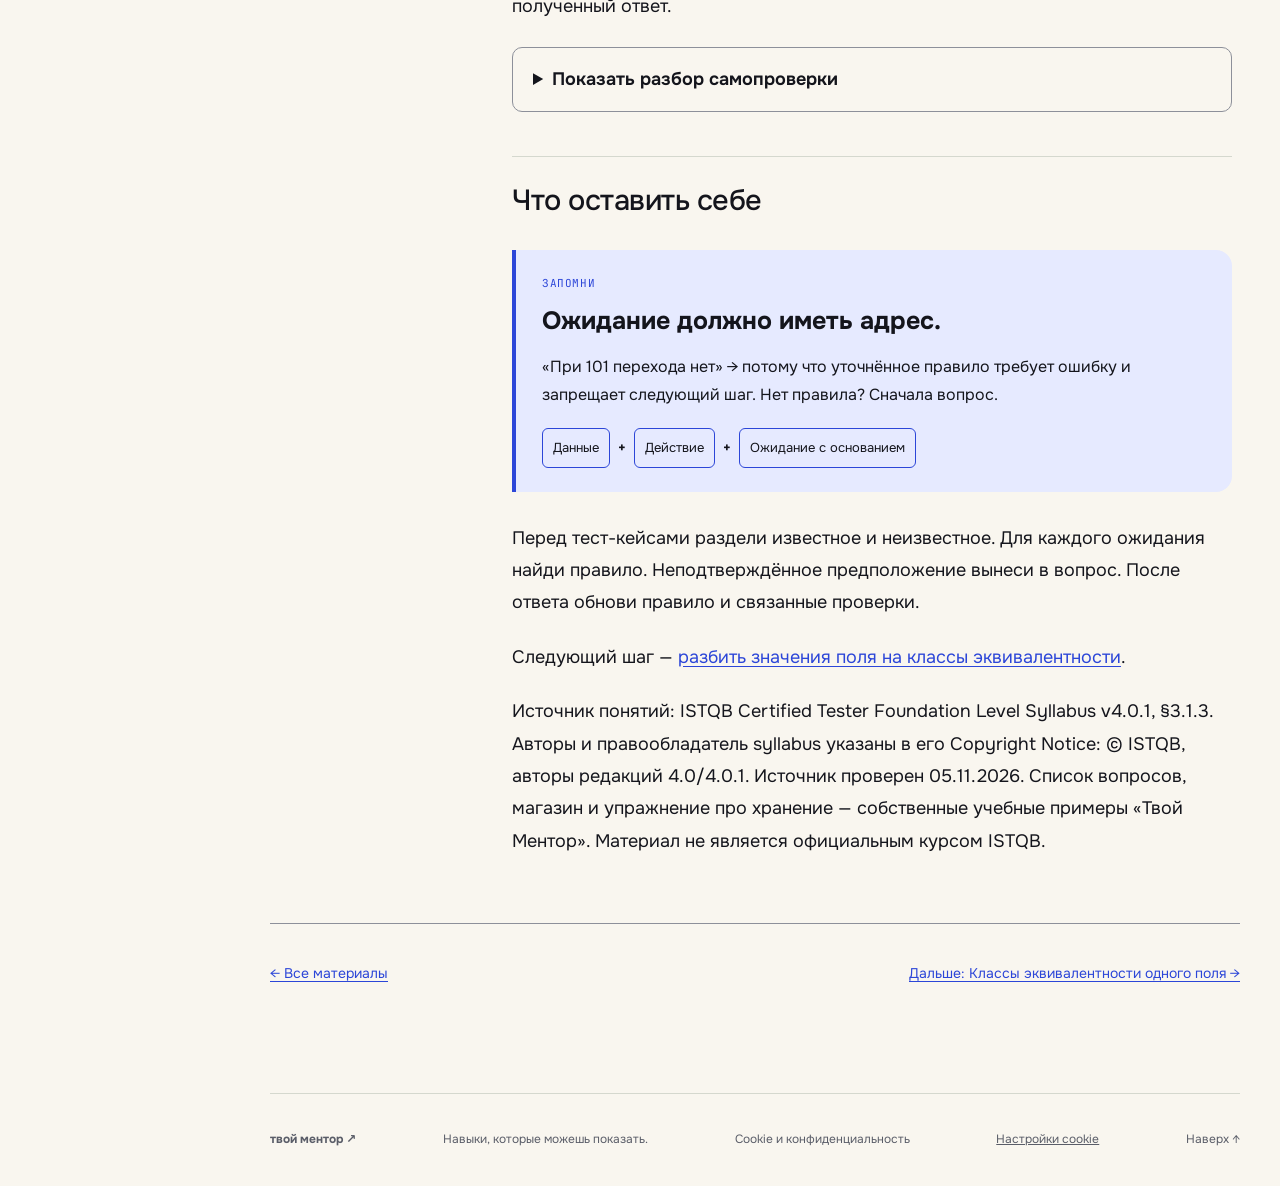
<file: knowledge/reading-field-requirements/index.html>
<!doctype html>
<html lang="ru"><head>
<meta charset="utf-8"><meta name="viewport" content="width=device-width,initial-scale=1">
<meta name="robots" content="noindex, nofollow"><meta name="description" content="Отдели известные правила от предположений и составь проверку после уточнения требований.">
<title>Как читать требования к одному полю — Твой Ментор</title>
<link rel="icon" href="../../favicon.svg" type="image/svg+xml">
<link rel="stylesheet" href="../../theme.css"><link rel="stylesheet" href="../../styles.css">
<link rel="stylesheet" href="../../knowledge.css">
<link rel="stylesheet" href="../../site.css"><link rel="stylesheet" href="../../consent.css"><script src="../../site.js"></script><script src="../../consent.js" defer></script>
</head><body class="kb-page"><a class="skip" href="#main">К содержимому</a>
<aside class="site-sidebar" aria-label="Навигация сайта">
<a class="site-brand" href="../../index.html" aria-label="Твой Ментор — главная"><img data-brand-logo src="../../brand/logos/wordmark.svg" data-light-src="../../brand/logos/wordmark.svg" data-dark-src="../../brand/logos/wordmark-inverse.svg" alt="ТВОЙ МЕНТОР" width="180" height="25"></a>
<p class="site-caption">Твой следующий шаг</p>
<nav class="site-nav" aria-label="Основная навигация">
<a href="../../index.html"><span aria-hidden="true">↗</span>Главная</a>
<a href="../../index.html#approach"><span aria-hidden="true">≡</span>Как это работает</a>
<a href="../../index.html#demo"><span aria-hidden="true">◎</span>Пример карты</a>
<a href="../../knowledge/" aria-current="page"><span aria-hidden="true">▤</span>База знаний</a>
<a href="../../index.html#roadmap"><span aria-hidden="true">→</span>Развитие проекта</a>
<a href="../../design-system/"><span aria-hidden="true">◈</span>Дизайн-система</a>
</nav>
<div class="site-sidebar-foot"><span class="site-seam" aria-hidden="true"></span><p>От пунктира<br>к сплошной.</p><small>Развитие QA-навыков</small></div></aside>
<div class="site-workspace"><header class="site-topbar"><span>Персональный маршрут для QA</span><button type="button" data-theme-toggle hidden>Тема</button><span class="site-status">В разработке</span></header>
<main id="main" class="wrap kb-main"><nav class="kb-breadcrumbs" aria-label="Хлебные крошки"><a href="../">База знаний</a><span aria-hidden="true"> / </span><span>Тест-дизайн</span></nav>
<div class="kb-heading"><p class="eyebrow">ТЕСТ-ДИЗАЙН · 01</p><h1>Как читать требования к одному полю</h1>
<p class="kb-meta">Версия 4 · подготовлено 06.11.2026 · около 7 мин чтения, без упражнения</p></div>
<aside class="kb-draft" aria-label="Статус материала"><strong>Черновик на ревью</strong><p>Материал подготовлен с помощью AI. Предметная проверка человеком ещё не завершена. Чтение и самопроверка не подтверждают уровень навыка.</p></aside><div class="kb-layout"><nav class="kb-toc" aria-label="В этой статье"><h2>В этой статье</h2><ol><li><a href="#section-1">Начни с того, что действительно написано</a></li><li><a href="#section-2">Используй один список вопросов</a></li><li><a href="#section-3">Преврати уточнение в проверяемые правила</a></li><li><a href="#section-4">Не подменяй вопрос своим решением</a></li><li><a href="#section-5">Разобранные примеры</a></li><li><a href="#section-6">Пример 1. Срок бронирования без нижнего предела</a></li><li><a href="#section-7">Пример 2. Корректная длина ещё не означает корректный ввод</a></li><li><a href="#section-8">Попробуй по образцу</a></li><li><a href="#section-9">Что оставить себе</a></li></ol></nav>
<article class="kb-prose" aria-label="Текст статьи"><p>После разбора ты сможешь по готовому списку выделить правила одного поля, отделить известное от предположений и записать проверяемое условие после уточнения требований. Нужно различать входные данные, действие пользователя и ожидаемый результат.</p>
<h2 id="section-1">Начни с того, что действительно написано</h2>
<p>Представь задачу для учебного магазина: «Покупатель может добавить до 100 товаров. При неправильном количестве показать ошибку».</p>
<figure class="kb-visual"><figcaption><span class="kv-label">01 / Разложи исходную фразу</span><strong>«До 100 товаров» ≠ готовое правило</strong></figcaption><div class="kv-quote">Покупатель может добавить <mark>до 100</mark> товаров.<br>При неправильном количестве показать ошибку.</div><div class="kv-columns"><div class="kv-panel kv-solid"><span class="kv-tag">Написано явно</span><h3>Есть ограничение количества</h3><p>Упомянуто 100 и сообщение об ошибке.</p></div><div class="kv-panel kv-dashed"><span class="kv-tag">Нужно уточнить</span><h3>Но как оно работает?</h3><ul><li>Входит ли 100 в диапазон?</li><li>Можно ли 0 или 2.5?</li><li>Когда проверять и блокировать ли переход?</li></ul></div></div><p class="kv-caption">Сплошная рамка — факт из текста. Пунктир — вопросы, а не готовые ожидания.</p></figure>
<p>Рука тянется сразу написать проверки: 0, 1, 100, 101. Но пока непонятно, почему именно такие ожидания должны быть у программы. Разрешено ли нулевое количество? Включается ли 100 в допустимый диапазон? Может ли пользователь заказать половину единицы товара? Ошибка заменяет значение или мешает продолжить оформление?</p>
<p>Вопросы появляются ещё до запуска приложения. Проверка текста требований может выявлять неоднозначности и пропуски — это одна из задач статического тестирования. См. <a href="https://istqb.org/?download_id=3345&amp;sdm_process_download=1#page=34">ISTQB CTFL v4.0.1, §3.1.3, с. 34</a>.</p>
<p>Для нашего примера полезно сделать две записи:</p>
<ul><li>Известно: речь идёт о количестве товаров; указан предел 100; при неверном количестве требуется ошибка.</li><li>Нужно уточнить: тип значения, нижний предел, включение верхнего предела, обязательность ввода и конкретное поведение при ошибке.</li></ul>
<p>Пока ответ не получен, фраза «0 должно отклоняться» — предположение. Его можно обсудить с аналитиком, но нельзя незаметно превратить в утверждённый ожидаемый результат.</p>
<h2 id="section-2">Используй один список вопросов</h2>
<p>Для одного поля начни с пяти пунктов:</p>
<ol><li><strong>Тип и формат.</strong> Что можно вводить: целые числа, дробные значения, текст? Как обрабатываются пробелы и пустой ввод?</li><li><strong>Допустимые значения.</strong> Каковы минимум и максимум? Включены ли сами пределы?</li><li><strong>Контекст.</strong> Для каких товаров и пользователей действует правило? Не описан ли другой случай отдельным требованием?</li><li><strong>Момент проверки.</strong> Когда пользователь узнаёт об ошибке: во время ввода, при выходе из поля или при продолжении?</li><li><strong>Наблюдаемый результат.</strong> Что происходит при корректном и некорректном вводе: появляется сообщение, меняется состояние кнопки, выполняется переход?</li></ol>
<p>Это предложенный рабочий список для данного упражнения, а не универсальный стандарт полноты требований. В конкретной задаче его могут дополнять правила доступности, прав доступа, взаимодействия с сервером и другие условия.</p>
<p>Пиши вопрос так, чтобы на него можно было ответить. Вместо «Что делать с ошибками?» спроси: «При количестве 101 нужно заблокировать переход к оплате? Какое сообщение показать?» Если предлагаешь вариант, подпиши его как предложение.</p>
<h2 id="section-3">Преврати уточнение в проверяемые правила</h2>
<p>Теперь <strong>для учебного примера считаем, что аналитик дал такой ответ</strong>:</p>
<ul><li>Поле обязательное. Разрешены только цифры от 0 до 9, без знака, пробелов и дробного разделителя. Ведущие нули разрешены.</li><li>Числовое значение — от 1 до 100 включительно.</li><li>Проверка выполняется при нажатии «Продолжить».</li><li>При допустимом значении открывается следующий шаг оформления.</li><li>При пустом вводе, неверном формате или выходе за диапазон показывается «Введите целое количество от 1 до 100». Следующий шаг не открывается.</li></ul>
<p>Это новые явно заданные условия упражнения. Они не были выведены из исходной фразы «до 100» и не описывают все реальные магазины.</p>
<p>Теперь у проверок есть основание:</p>
<ul><li>Ввести <code>25</code> и нажать «Продолжить»: открывается следующий шаг.</li><li>Ввести <code>101</code>: появляется указанное сообщение, перехода нет.</li><li>Оставить поле пустым: то же сообщение, перехода нет.</li><li>Ввести <code>2.5</code>: ошибка формата, даже несмотря на то, что число находится между 1 и 100.</li></ul>
<p>Для каждой проверки можно показать правило, которое задаёт ожидание. Если условия изменятся, будет видно, какие ожидания пересмотреть.</p>
<figure class="kb-visual"><figcaption><span class="kv-label">02 / Из неопределённости в проверку</span><strong>Не угадывай. Построй цепочку.</strong></figcaption><ol class="kv-flow"><li><span class="kv-step">1</span><div><b>Вопрос</b><p>Включается ли 100?<br>Что происходит при 101?</p></div></li><li><span class="kv-step">2</span><div><b>Явное уточнение</b><p>1–100 включительно.<br>При 101 — ошибка, перехода нет.</p></div></li><li><span class="kv-step">3</span><div><b>Проверка</b><p>Ввести 101 → «Продолжить» → сравнить сообщение и отсутствие перехода.</p></div></li></ol><p class="kv-caption">Уточнение здесь дано для учебного магазина. Его нельзя вывести из одной фразы «до 100».</p></figure>
<h2 id="section-4">Не подменяй вопрос своим решением</h2>
<p>Допустим, приложение автоматически заменяет 101 на 100. Если уточнённые требования запрещают переход и требуют сообщения, это наблюдаемое расхождение. Если способ обработки нигде не задан, сначала нужно выяснить ожидаемое поведение. Одна и та же реализация оценивается в контексте разных требований по-разному.</p>
<p>Обратная ошибка — проверять только наличие сообщения. В нашем примере важно и отсутствие перехода. Сообщение может появиться, а оформление всё равно продолжиться.</p>
<p>Ещё одна ловушка — записать «проверить некорректное значение» без конкретного ввода. Такой пункт не показывает, проверен ли пустой ввод, формат или диапазон. Укажи значение и причину, по которой оно должно быть отклонено.</p>
<h2 id="section-5">Разобранные примеры</h2>
<p>Оба разбора ниже синтетические. Уточнения заданы для обучения и не являются правилами настоящего сервиса.</p>
<section class="kb-example" aria-labelledby="section-6"><h3 id="section-6">Пример 1. Срок бронирования без нижнего предела</h3>
<p><strong>Условие.</strong> В задаче написано: «Бронь хранится до 48 часов». Нужно подготовить проверку ввода срока.</p>
<p><strong>Ход разбора.</strong> Из фразы нельзя получить минимум, формат, включение 48 и результат ошибки. Сначала спрашиваем: «Можно ли 0 или 1,5 часа? Допускается ли 48? Когда сохраняется значение?». Для примера дан ответ: обязательное целое 1–48 включительно, только цифры; при «Сохранить» неверный срок вызывает «Введите целый срок от 1 до 48 часов», сохранения нет.</p>
<p><strong>Проверка и вывод.</strong> В чистой форме при корректных остальных полях вводим 49 и нажимаем «Сохранить»: ожидаем заданное сообщение и отсутствие сохранения. Это ожидание основано на ответе, а не на догадке по словам «до 48». Без ответа готовый expected писать рано.</p>
</section><section class="kb-example" aria-labelledby="section-7"><h3 id="section-7">Пример 2. Корректная длина ещё не означает корректный ввод</h3>
<p><strong>Условие.</strong> Код приглашения обязателен: ровно 6 латинских букв A–Z в верхнем регистре. На «Применить» подходящий код передаётся на проверку существования; неверный формат даёт «Нужно 6 букв A–Z», запрос не отправляется.</p>
<p><strong>Ход разбора.</strong> Разделяем длину и алфавит. Запись <code>ABC12D</code> содержит 6 символов, но цифры запрещены. Нельзя ожидать переход к проверке существования только из-за подходящей длины.</p>
<p><strong>Проверка и вывод.</strong> Вводим <code>ABC12D</code>, нажимаем «Применить»: ожидаем сообщение формата и отсутствие запроса. Наличие сообщения проверяется в интерфейсе, отсутствие запроса — отдельным наблюдением в Network. Здесь описан план проверки, фактического запуска нет. Поведение для нижнего регистра не угадываем: в условии разрешён только верхний.</p>
</section><h2 id="section-8">Попробуй по образцу</h2>
<p>Исходное описание: «Пользователь выбирает срок хранения до 30 дней. Неверное значение сопровождается ошибкой».</p>
<p>Сначала по списку выше выпиши три неизвестных условия и три соответствующих вопроса. Зафиксируй их до чтения ответа аналитика: так будет видно, какие правила действительно отсутствовали в исходной фразе.</p>
<details class="kb-clarification"><summary>После своих вопросов: показать ответ аналитика</summary><p>Уточнение для упражнения: аналитик ответил, что разрешены только цифры без пробелов/знака/разделителя; ведущие нули допустимы; поле обязательное; значение от 1 до 30 включительно; при «Сохранить» корректный срок сохраняется; иначе показывается «Введите целый срок от 1 до 30 дней», сохранения нет.</p></details>
<p>Теперь запиши одно проверяемое правило и одну проверку неверного ввода. Отдели их от первоначальных вопросов: правило уже должно опираться на полученный ответ.</p>
<details class="kb-answer"><summary>Показать разбор самопроверки</summary><p>Пример разбора: до уточнения неизвестны формат, включение пределов и результат ошибки. Возможные вопросы: «Можно ли дробное число?», «Входит ли 30 в диапазон?», «Блокируется ли сохранение?». После уточнения проверка <code>31</code> получает однозначное ожидание: сообщение заданного текста, срок не сохраняется. Проверка <code>30</code> должна завершиться сохранением. Эквивалентные формулировки допустимы.</p></details>
<h2 id="section-9">Что оставить себе</h2>
<aside class="kv-key" aria-label="Ключевая мысль о требованиях"><span class="kv-label">Запомни</span><strong>Ожидание должно иметь адрес.</strong><p>«При 101 перехода нет» → потому что уточнённое правило требует ошибку и запрещает следующий шаг. Нет правила? Сначала вопрос.</p><div class="kv-equation"><span>Данные</span><b aria-hidden="true">+</b><span>Действие</span><b aria-hidden="true">+</b><span>Ожидание с основанием</span></div></aside>
<p>Перед тест-кейсами раздели известное и неизвестное. Для каждого ожидания найди правило. Неподтверждённое предположение вынеси в вопрос. После ответа обнови правило и связанные проверки.</p>
<p>Следующий шаг — <a href="../equivalence-partitioning/">разбить значения поля на классы эквивалентности</a>.</p>
<p>Источник понятий: ISTQB Certified Tester Foundation Level Syllabus v4.0.1, §3.1.3. Авторы и правообладатель syllabus указаны в его Copyright Notice: © ISTQB, авторы редакций 4.0/4.0.1. Источник проверен 05.11.2026. Список вопросов, магазин и упражнение про хранение — собственные учебные примеры «Твой Ментор». Материал не является официальным курсом ISTQB.</p></article></div>
<nav class="kb-pagination" aria-label="Другие материалы"><a href="../">← Все материалы</a>
<a href="../equivalence-partitioning/">Дальше: Классы эквивалентности одного поля →</a></nav></main>
<footer class="wrap site-footer"><a href="../../index.html">твой ментор ↗</a><span>Навыки, которые можешь показать.</span><a href="../../privacy.html">Cookie и конфиденциальность</a><button type="button" class="cookie-settings" data-cookie-settings>Настройки cookie</button><a href="#main">Наверх ↑</a></footer></div>
</body></html>
</file>
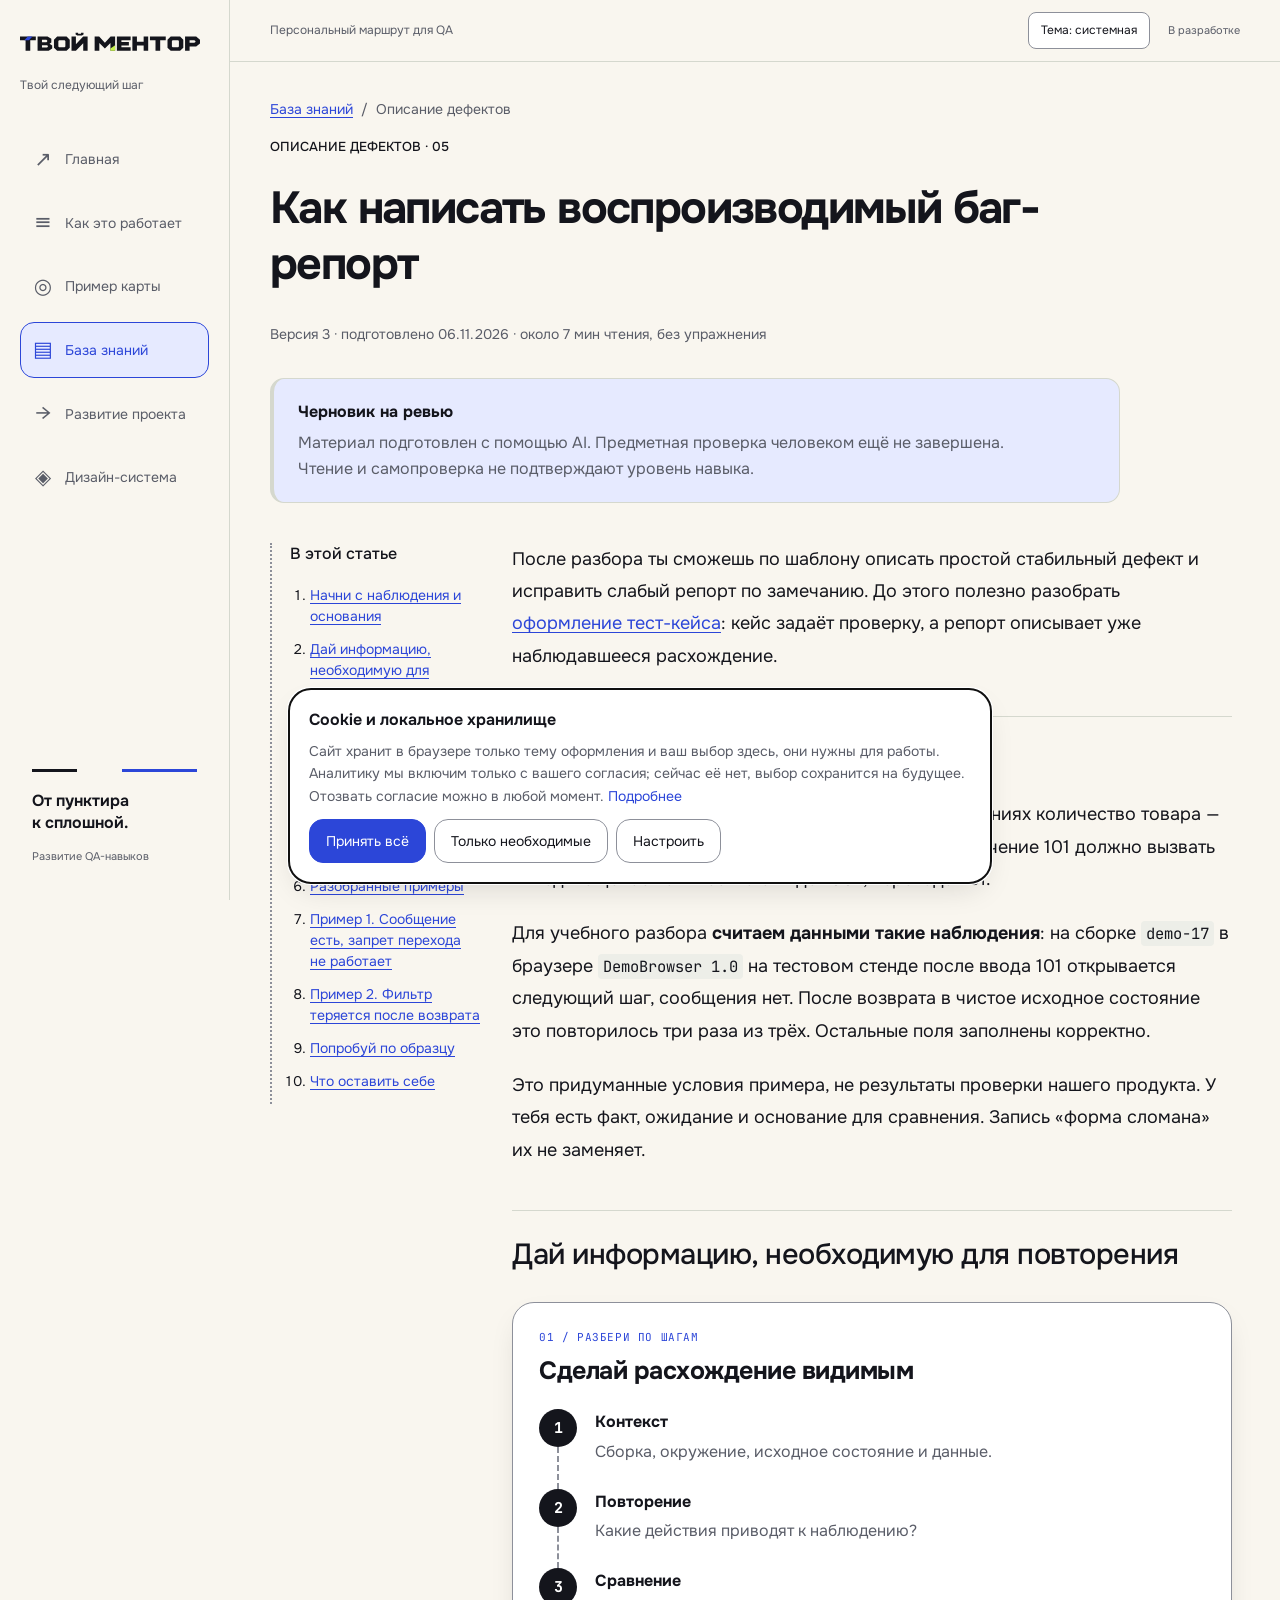
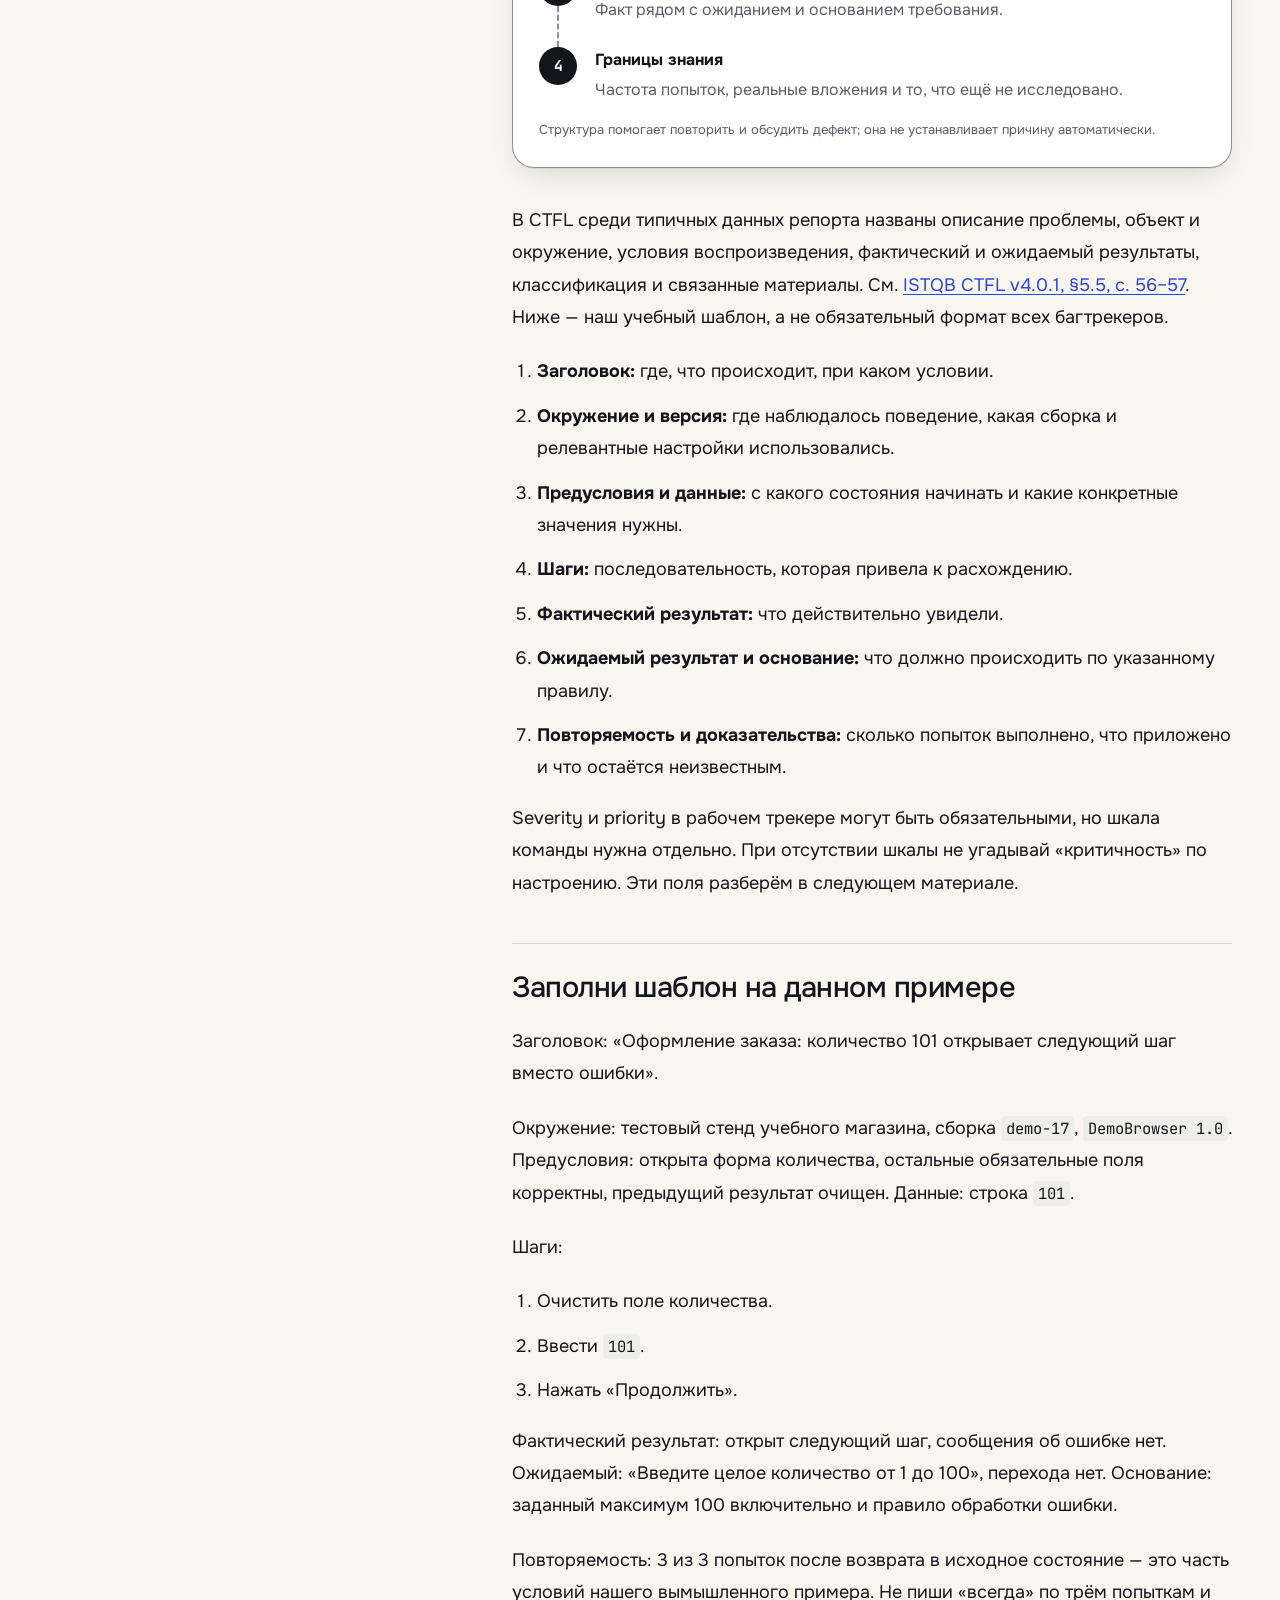
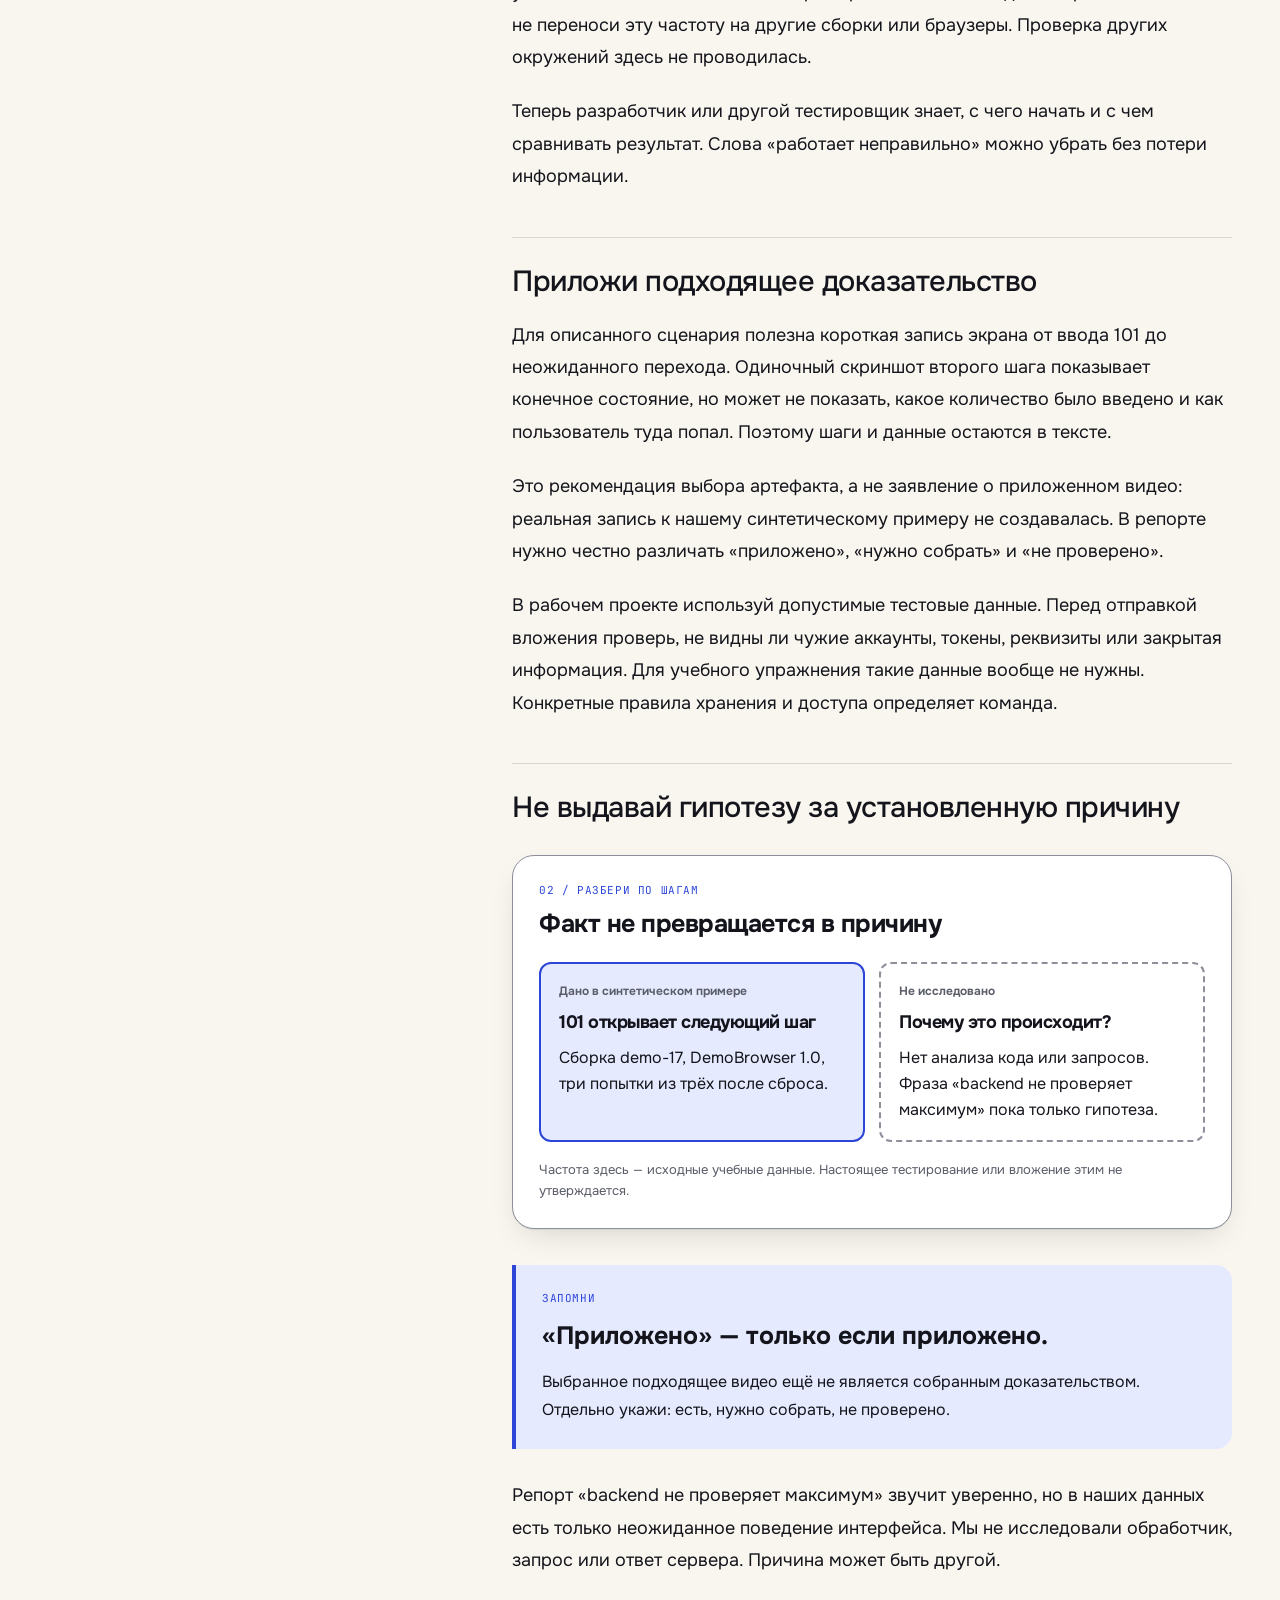
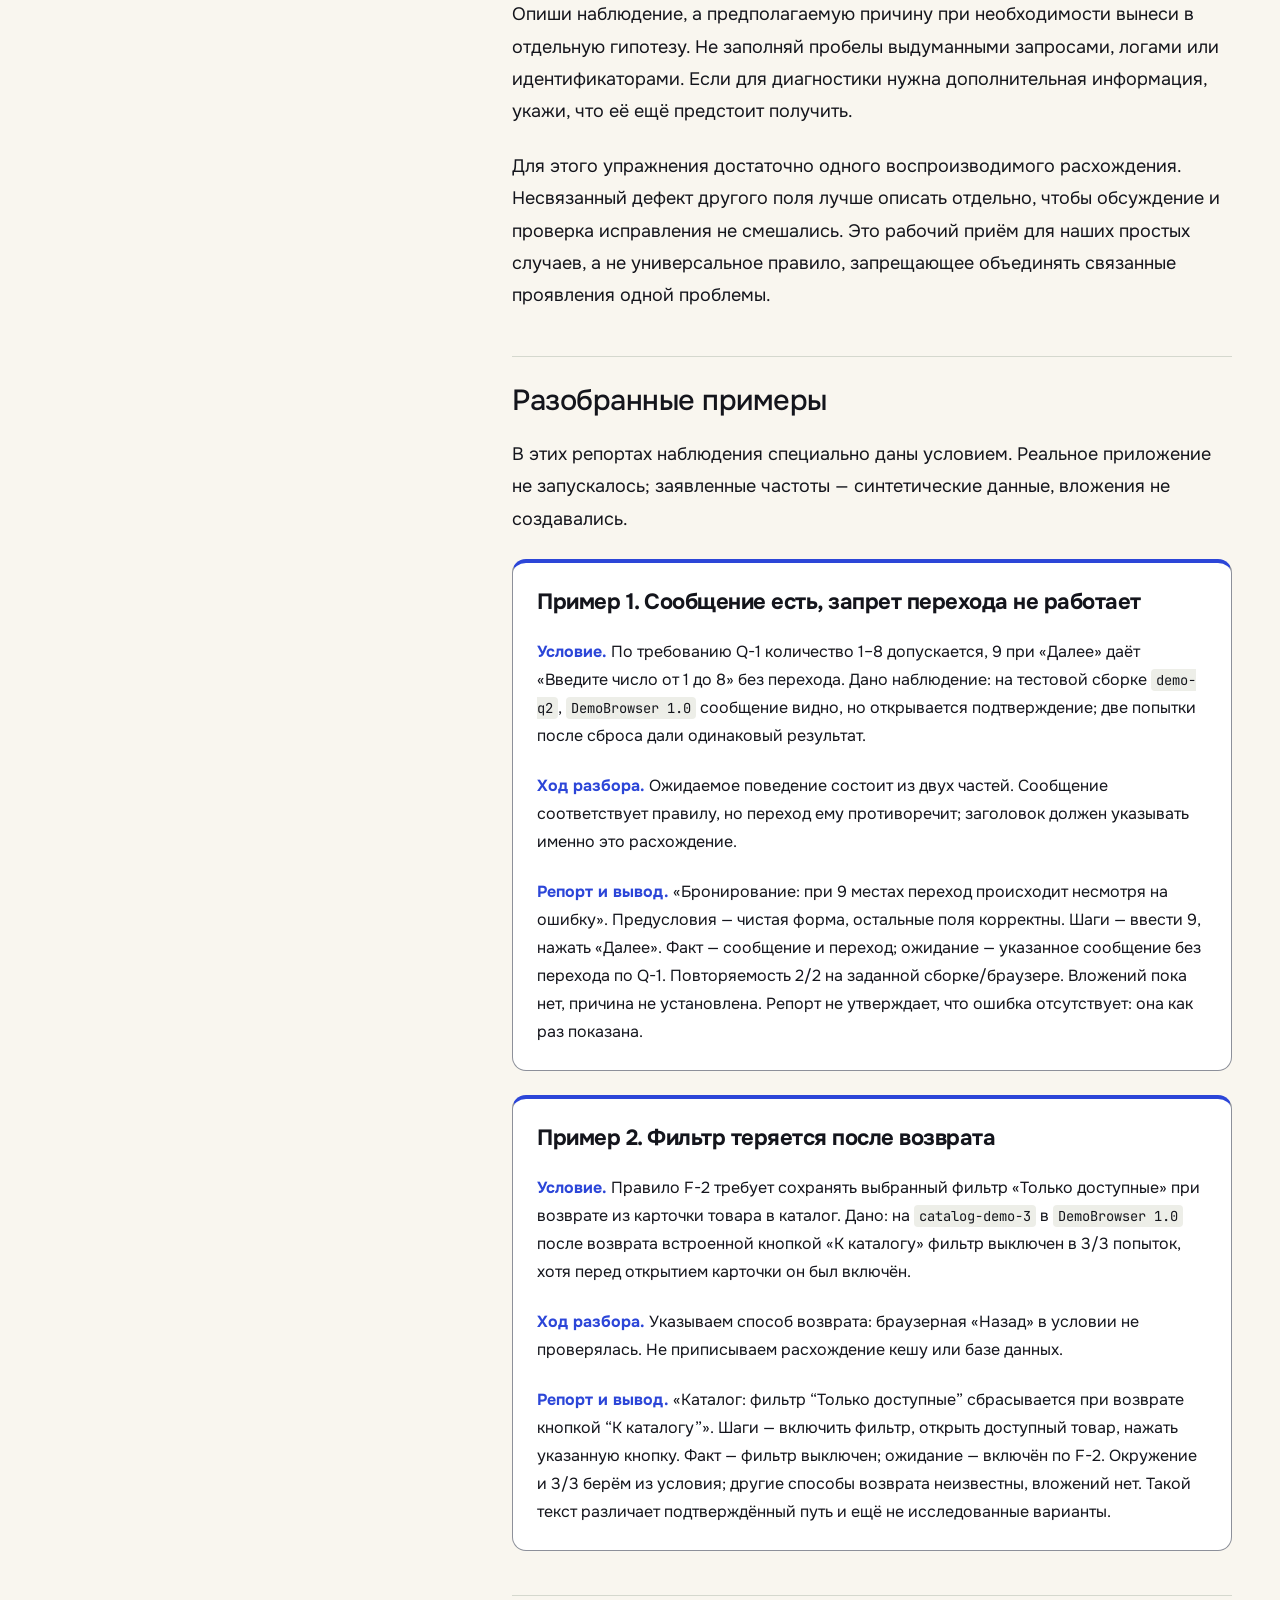
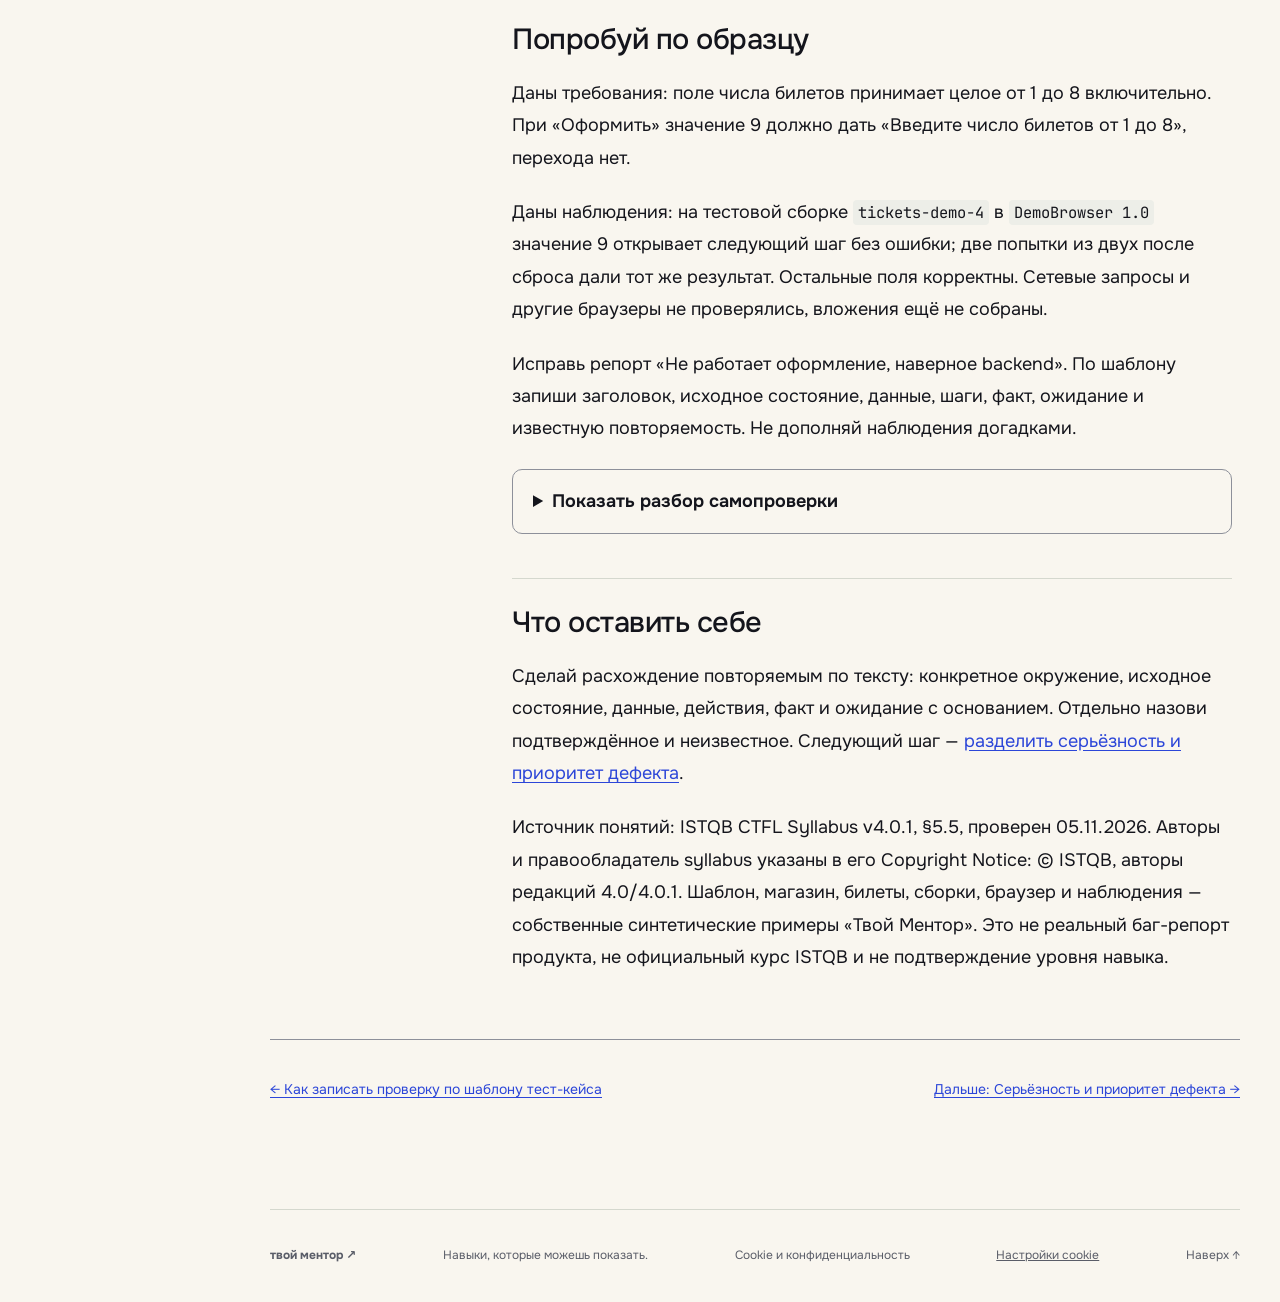
<file: knowledge/reproducible-bug-reports/index.html>
<!doctype html>
<html lang="ru"><head>
<meta charset="utf-8"><meta name="viewport" content="width=device-width,initial-scale=1">
<meta name="robots" content="noindex, nofollow"><meta name="description" content="Опиши наблюдение, условия повторения и ожидаемый результат, отделяя факты от гипотез.">
<title>Как написать воспроизводимый баг-репорт — Твой Ментор</title>
<link rel="icon" href="../../favicon.svg" type="image/svg+xml">
<link rel="stylesheet" href="../../theme.css"><link rel="stylesheet" href="../../styles.css">
<link rel="stylesheet" href="../../knowledge.css">
<link rel="stylesheet" href="../../site.css"><link rel="stylesheet" href="../../consent.css"><script src="../../site.js"></script><script src="../../consent.js" defer></script>
</head><body class="kb-page"><a class="skip" href="#main">К содержимому</a>
<aside class="site-sidebar" aria-label="Навигация сайта">
<a class="site-brand" href="../../index.html" aria-label="Твой Ментор — главная"><img data-brand-logo src="../../brand/logos/wordmark.svg" data-light-src="../../brand/logos/wordmark.svg" data-dark-src="../../brand/logos/wordmark-inverse.svg" alt="ТВОЙ МЕНТОР" width="180" height="25"></a>
<p class="site-caption">Твой следующий шаг</p>
<nav class="site-nav" aria-label="Основная навигация">
<a href="../../index.html"><span aria-hidden="true">↗</span>Главная</a>
<a href="../../index.html#approach"><span aria-hidden="true">≡</span>Как это работает</a>
<a href="../../index.html#demo"><span aria-hidden="true">◎</span>Пример карты</a>
<a href="../../knowledge/" aria-current="page"><span aria-hidden="true">▤</span>База знаний</a>
<a href="../../index.html#roadmap"><span aria-hidden="true">→</span>Развитие проекта</a>
<a href="../../design-system/"><span aria-hidden="true">◈</span>Дизайн-система</a>
</nav>
<div class="site-sidebar-foot"><span class="site-seam" aria-hidden="true"></span><p>От пунктира<br>к сплошной.</p><small>Развитие QA-навыков</small></div></aside>
<div class="site-workspace"><header class="site-topbar"><span>Персональный маршрут для QA</span><button type="button" data-theme-toggle hidden>Тема</button><span class="site-status">В разработке</span></header>
<main id="main" class="wrap kb-main"><nav class="kb-breadcrumbs" aria-label="Хлебные крошки"><a href="../">База знаний</a><span aria-hidden="true"> / </span><span>Описание дефектов</span></nav>
<div class="kb-heading"><p class="eyebrow">ОПИСАНИЕ ДЕФЕКТОВ · 05</p><h1>Как написать воспроизводимый баг-репорт</h1>
<p class="kb-meta">Версия 3 · подготовлено 06.11.2026 · около 7 мин чтения, без упражнения</p></div>
<aside class="kb-draft" aria-label="Статус материала"><strong>Черновик на ревью</strong><p>Материал подготовлен с помощью AI. Предметная проверка человеком ещё не завершена. Чтение и самопроверка не подтверждают уровень навыка.</p></aside><div class="kb-layout"><nav class="kb-toc" aria-label="В этой статье"><h2>В этой статье</h2><ol><li><a href="#section-1">Начни с наблюдения и основания</a></li><li><a href="#section-2">Дай информацию, необходимую для повторения</a></li><li><a href="#section-3">Заполни шаблон на данном примере</a></li><li><a href="#section-4">Приложи подходящее доказательство</a></li><li><a href="#section-5">Не выдавай гипотезу за установленную причину</a></li><li><a href="#section-6">Разобранные примеры</a></li><li><a href="#section-7">Пример 1. Сообщение есть, запрет перехода не работает</a></li><li><a href="#section-8">Пример 2. Фильтр теряется после возврата</a></li><li><a href="#section-9">Попробуй по образцу</a></li><li><a href="#section-10">Что оставить себе</a></li></ol></nav>
<article class="kb-prose" aria-label="Текст статьи"><p>После разбора ты сможешь по шаблону описать простой стабильный дефект и исправить слабый репорт по замечанию. До этого полезно разобрать <a href="../writing-test-cases/">оформление тест-кейса</a>: кейс задаёт проверку, а репорт описывает уже наблюдавшееся расхождение.</p>
<h2 id="section-1">Начни с наблюдения и основания</h2>
<p>Представь вымышленный магазин. В заданных требованиях количество товара — целое от 1 до 100 включительно. На «Продолжить» значение 101 должно вызвать «Введите целое количество от 1 до 100», перехода нет.</p>
<p>Для учебного разбора <strong>считаем данными такие наблюдения</strong>: на сборке <code>demo-17</code> в браузере <code>DemoBrowser 1.0</code> на тестовом стенде после ввода 101 открывается следующий шаг, сообщения нет. После возврата в чистое исходное состояние это повторилось три раза из трёх. Остальные поля заполнены корректно.</p>
<p>Это придуманные условия примера, не результаты проверки нашего продукта. У тебя есть факт, ожидание и основание для сравнения. Запись «форма сломана» их не заменяет.</p>
<h2 id="section-2">Дай информацию, необходимую для повторения</h2>
<figure class="kb-visual"><figcaption><span class="kv-label">01 / Разбери по шагам</span><strong>Сделай расхождение видимым</strong></figcaption><ol class="kv-flow"><li><span class="kv-step">1</span><div><b>Контекст</b><p>Сборка, окружение, исходное состояние и данные.</p></div></li><li><span class="kv-step">2</span><div><b>Повторение</b><p>Какие действия приводят к наблюдению?</p></div></li><li><span class="kv-step">3</span><div><b>Сравнение</b><p>Факт рядом с ожиданием и основанием требования.</p></div></li><li><span class="kv-step">4</span><div><b>Границы знания</b><p>Частота попыток, реальные вложения и то, что ещё не исследовано.</p></div></li></ol><p class="kv-caption">Структура помогает повторить и обсудить дефект; она не устанавливает причину автоматически.</p></figure>
<p>В CTFL среди типичных данных репорта названы описание проблемы, объект и окружение, условия воспроизведения, фактический и ожидаемый результаты, классификация и связанные материалы. См. <a href="https://istqb.org/?download_id=3345&amp;sdm_process_download=1#page=56">ISTQB CTFL v4.0.1, §5.5, с. 56–57</a>. Ниже — наш учебный шаблон, а не обязательный формат всех багтрекеров.</p>
<ol><li><strong>Заголовок:</strong> где, что происходит, при каком условии.</li><li><strong>Окружение и версия:</strong> где наблюдалось поведение, какая сборка и релевантные настройки использовались.</li><li><strong>Предусловия и данные:</strong> с какого состояния начинать и какие конкретные значения нужны.</li><li><strong>Шаги:</strong> последовательность, которая привела к расхождению.</li><li><strong>Фактический результат:</strong> что действительно увидели.</li><li><strong>Ожидаемый результат и основание:</strong> что должно происходить по указанному правилу.</li><li><strong>Повторяемость и доказательства:</strong> сколько попыток выполнено, что приложено и что остаётся неизвестным.</li></ol>
<p>Severity и priority в рабочем трекере могут быть обязательными, но шкала команды нужна отдельно. При отсутствии шкалы не угадывай «критичность» по настроению. Эти поля разберём в следующем материале.</p>
<h2 id="section-3">Заполни шаблон на данном примере</h2>
<p>Заголовок: «Оформление заказа: количество 101 открывает следующий шаг вместо ошибки».</p>
<p>Окружение: тестовый стенд учебного магазина, сборка <code>demo-17</code>, <code>DemoBrowser 1.0</code>. Предусловия: открыта форма количества, остальные обязательные поля корректны, предыдущий результат очищен. Данные: строка <code>101</code>.</p>
<p>Шаги:</p>
<ol><li>Очистить поле количества.</li><li>Ввести <code>101</code>.</li><li>Нажать «Продолжить».</li></ol>
<p>Фактический результат: открыт следующий шаг, сообщения об ошибке нет. Ожидаемый: «Введите целое количество от 1 до 100», перехода нет. Основание: заданный максимум 100 включительно и правило обработки ошибки.</p>
<p>Повторяемость: 3 из 3 попыток после возврата в исходное состояние — это часть условий нашего вымышленного примера. Не пиши «всегда» по трём попыткам и не переноси эту частоту на другие сборки или браузеры. Проверка других окружений здесь не проводилась.</p>
<p>Теперь разработчик или другой тестировщик знает, с чего начать и с чем сравнивать результат. Слова «работает неправильно» можно убрать без потери информации.</p>
<h2 id="section-4">Приложи подходящее доказательство</h2>
<p>Для описанного сценария полезна короткая запись экрана от ввода 101 до неожиданного перехода. Одиночный скриншот второго шага показывает конечное состояние, но может не показать, какое количество было введено и как пользователь туда попал. Поэтому шаги и данные остаются в тексте.</p>
<p>Это рекомендация выбора артефакта, а не заявление о приложенном видео: реальная запись к нашему синтетическому примеру не создавалась. В репорте нужно честно различать «приложено», «нужно собрать» и «не проверено».</p>
<p>В рабочем проекте используй допустимые тестовые данные. Перед отправкой вложения проверь, не видны ли чужие аккаунты, токены, реквизиты или закрытая информация. Для учебного упражнения такие данные вообще не нужны. Конкретные правила хранения и доступа определяет команда.</p>
<h2 id="section-5">Не выдавай гипотезу за установленную причину</h2>
<figure class="kb-visual"><figcaption><span class="kv-label">02 / Разбери по шагам</span><strong>Факт не превращается в причину</strong></figcaption><div class="kv-columns"><div class="kv-panel kv-solid"><span class="kv-tag">Дано в синтетическом примере</span><h3>101 открывает следующий шаг</h3><p>Сборка demo-17, DemoBrowser 1.0, три попытки из трёх после сброса.</p></div><div class="kv-panel kv-dashed"><span class="kv-tag">Не исследовано</span><h3>Почему это происходит?</h3><p>Нет анализа кода или запросов. Фраза «backend не проверяет максимум» пока только гипотеза.</p></div></div><p class="kv-caption">Частота здесь — исходные учебные данные. Настоящее тестирование или вложение этим не утверждается.</p></figure><aside class="kv-key" aria-label="Ключевая мысль"><span class="kv-label">Запомни</span><strong>«Приложено» — только если приложено.</strong><p>Выбранное подходящее видео ещё не является собранным доказательством. Отдельно укажи: есть, нужно собрать, не проверено.</p></aside>
<p>Репорт «backend не проверяет максимум» звучит уверенно, но в наших данных есть только неожиданное поведение интерфейса. Мы не исследовали обработчик, запрос или ответ сервера. Причина может быть другой.</p>
<p>Опиши наблюдение, а предполагаемую причину при необходимости вынеси в отдельную гипотезу. Не заполняй пробелы выдуманными запросами, логами или идентификаторами. Если для диагностики нужна дополнительная информация, укажи, что её ещё предстоит получить.</p>
<p>Для этого упражнения достаточно одного воспроизводимого расхождения. Несвязанный дефект другого поля лучше описать отдельно, чтобы обсуждение и проверка исправления не смешались. Это рабочий приём для наших простых случаев, а не универсальное правило, запрещающее объединять связанные проявления одной проблемы.</p>
<h2 id="section-6">Разобранные примеры</h2>
<p>В этих репортах наблюдения специально даны условием. Реальное приложение не запускалось; заявленные частоты — синтетические данные, вложения не создавались.</p>
<section class="kb-example" aria-labelledby="section-7"><h3 id="section-7">Пример 1. Сообщение есть, запрет перехода не работает</h3>
<p><strong>Условие.</strong> По требованию Q-1 количество 1–8 допускается, 9 при «Далее» даёт «Введите число от 1 до 8» без перехода. Дано наблюдение: на тестовой сборке <code>demo-q2</code>, <code>DemoBrowser 1.0</code> сообщение видно, но открывается подтверждение; две попытки после сброса дали одинаковый результат.</p>
<p><strong>Ход разбора.</strong> Ожидаемое поведение состоит из двух частей. Сообщение соответствует правилу, но переход ему противоречит; заголовок должен указывать именно это расхождение.</p>
<p><strong>Репорт и вывод.</strong> «Бронирование: при 9 местах переход происходит несмотря на ошибку». Предусловия — чистая форма, остальные поля корректны. Шаги — ввести 9, нажать «Далее». Факт — сообщение и переход; ожидание — указанное сообщение без перехода по Q-1. Повторяемость 2/2 на заданной сборке/браузере. Вложений пока нет, причина не установлена. Репорт не утверждает, что ошибка отсутствует: она как раз показана.</p>
</section><section class="kb-example" aria-labelledby="section-8"><h3 id="section-8">Пример 2. Фильтр теряется после возврата</h3>
<p><strong>Условие.</strong> Правило F-2 требует сохранять выбранный фильтр «Только доступные» при возврате из карточки товара в каталог. Дано: на <code>catalog-demo-3</code> в <code>DemoBrowser 1.0</code> после возврата встроенной кнопкой «К каталогу» фильтр выключен в 3/3 попыток, хотя перед открытием карточки он был включён.</p>
<p><strong>Ход разбора.</strong> Указываем способ возврата: браузерная «Назад» в условии не проверялась. Не приписываем расхождение кешу или базе данных.</p>
<p><strong>Репорт и вывод.</strong> «Каталог: фильтр “Только доступные” сбрасывается при возврате кнопкой “К каталогу”». Шаги — включить фильтр, открыть доступный товар, нажать указанную кнопку. Факт — фильтр выключен; ожидание — включён по F-2. Окружение и 3/3 берём из условия; другие способы возврата неизвестны, вложений нет. Такой текст различает подтверждённый путь и ещё не исследованные варианты.</p>
</section><h2 id="section-9">Попробуй по образцу</h2>
<p>Даны требования: поле числа билетов принимает целое от 1 до 8 включительно. При «Оформить» значение 9 должно дать «Введите число билетов от 1 до 8», перехода нет.</p>
<p>Даны наблюдения: на тестовой сборке <code>tickets-demo-4</code> в <code>DemoBrowser 1.0</code> значение 9 открывает следующий шаг без ошибки; две попытки из двух после сброса дали тот же результат. Остальные поля корректны. Сетевые запросы и другие браузеры не проверялись, вложения ещё не собраны.</p>
<p>Исправь репорт «Не работает оформление, наверное backend». По шаблону запиши заголовок, исходное состояние, данные, шаги, факт, ожидание и известную повторяемость. Не дополняй наблюдения догадками.</p>
<details class="kb-answer"><summary>Показать разбор самопроверки</summary><p>Один корректный ответ: «Оформление билетов: значение 9 открывает следующий шаг вместо ошибки»; окружение — заданная сборка и браузер; начать с чистой формы с корректными прочими полями; ввести 9, нажать «Оформить»; факт — переход без ошибки; ожидание — указанное сообщение, перехода нет, основание — максимум 8; повторяемость 2 из 2 после сброса. Причина неизвестна, запросы и другие браузеры не проверены, вложений пока нет. Возможны эквивалентные формулировки.</p></details>
<h2 id="section-10">Что оставить себе</h2>
<p>Сделай расхождение повторяемым по тексту: конкретное окружение, исходное состояние, данные, действия, факт и ожидание с основанием. Отдельно назови подтверждённое и неизвестное. Следующий шаг — <a href="../severity-and-priority/">разделить серьёзность и приоритет дефекта</a>.</p>
<p>Источник понятий: ISTQB CTFL Syllabus v4.0.1, §5.5, проверен 05.11.2026. Авторы и правообладатель syllabus указаны в его Copyright Notice: © ISTQB, авторы редакций 4.0/4.0.1. Шаблон, магазин, билеты, сборки, браузер и наблюдения — собственные синтетические примеры «Твой Ментор». Это не реальный баг-репорт продукта, не официальный курс ISTQB и не подтверждение уровня навыка.</p></article></div>
<nav class="kb-pagination" aria-label="Другие материалы"><a href="../writing-test-cases/">← Как записать проверку по шаблону тест-кейса</a>
<a href="../severity-and-priority/">Дальше: Серьёзность и приоритет дефекта →</a></nav></main>
<footer class="wrap site-footer"><a href="../../index.html">твой ментор ↗</a><span>Навыки, которые можешь показать.</span><a href="../../privacy.html">Cookie и конфиденциальность</a><button type="button" class="cookie-settings" data-cookie-settings>Настройки cookie</button><a href="#main">Наверх ↑</a></footer></div>
</body></html>
</file>
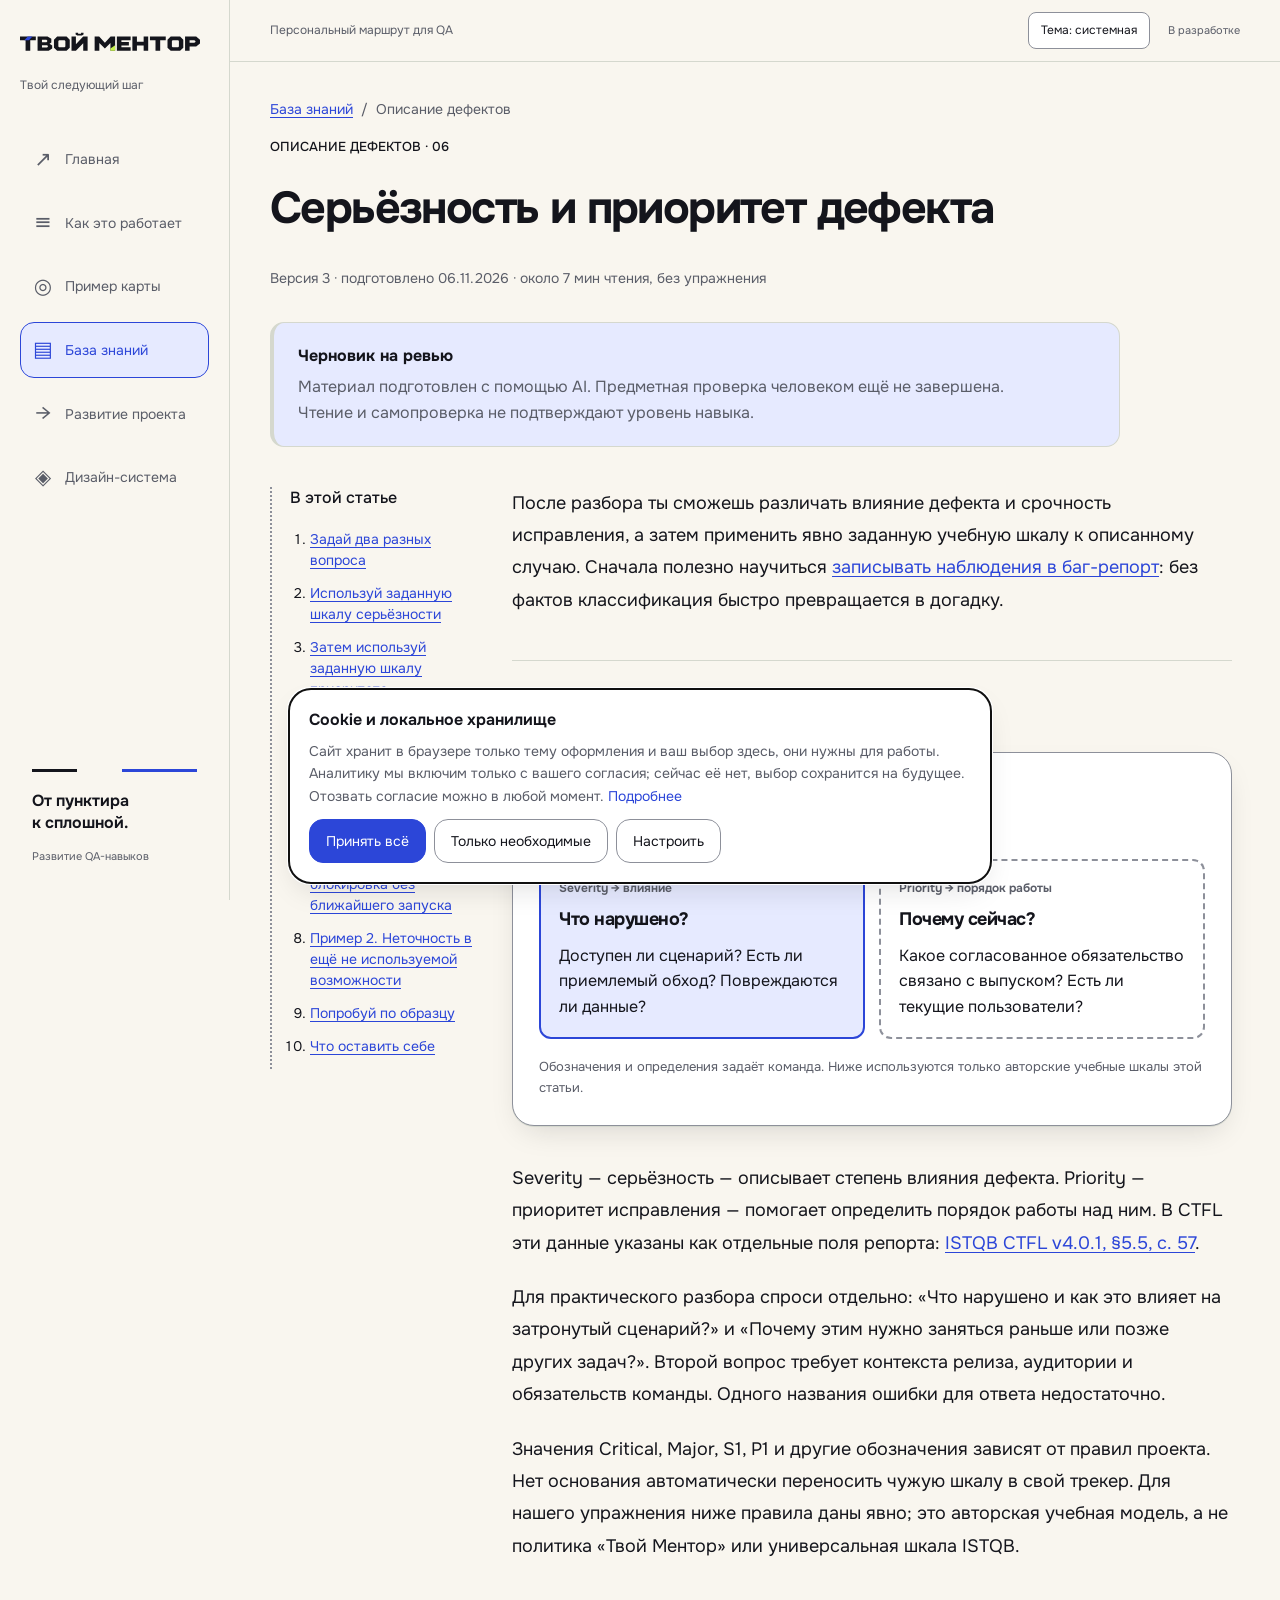
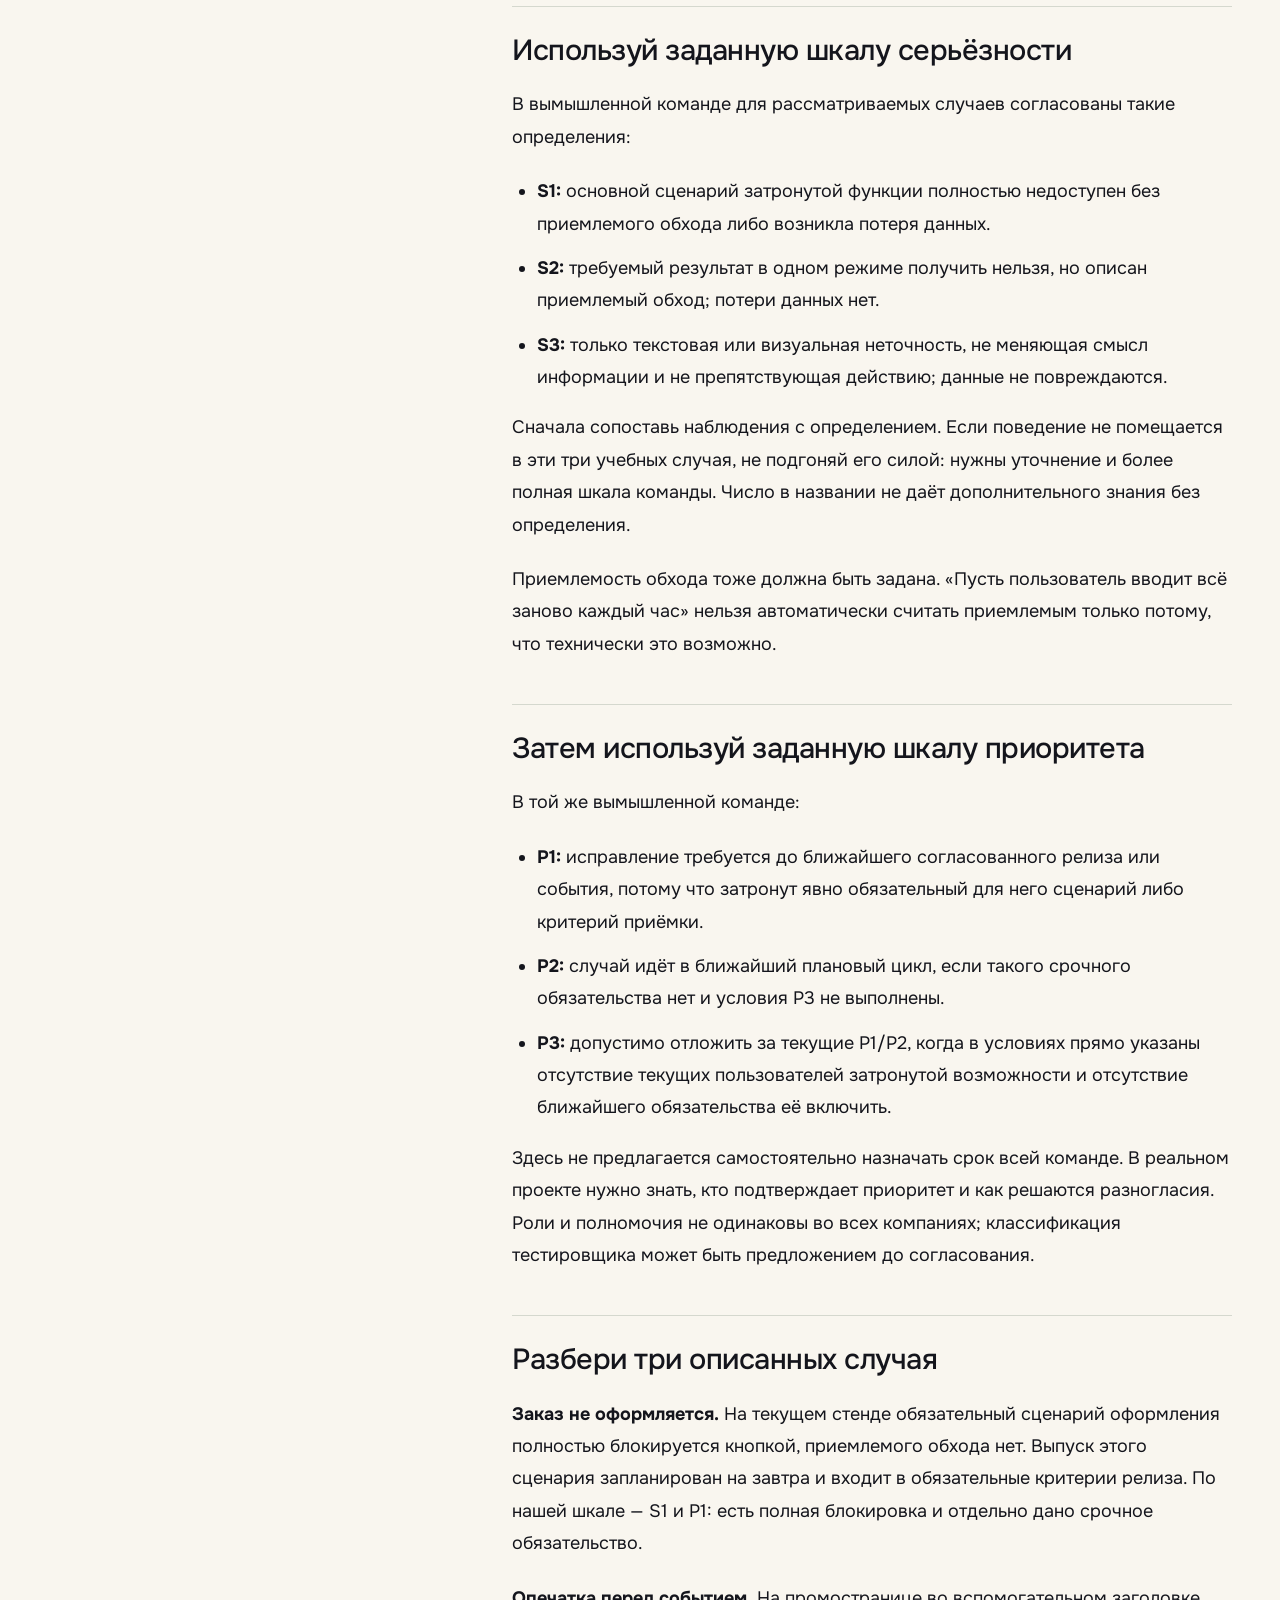
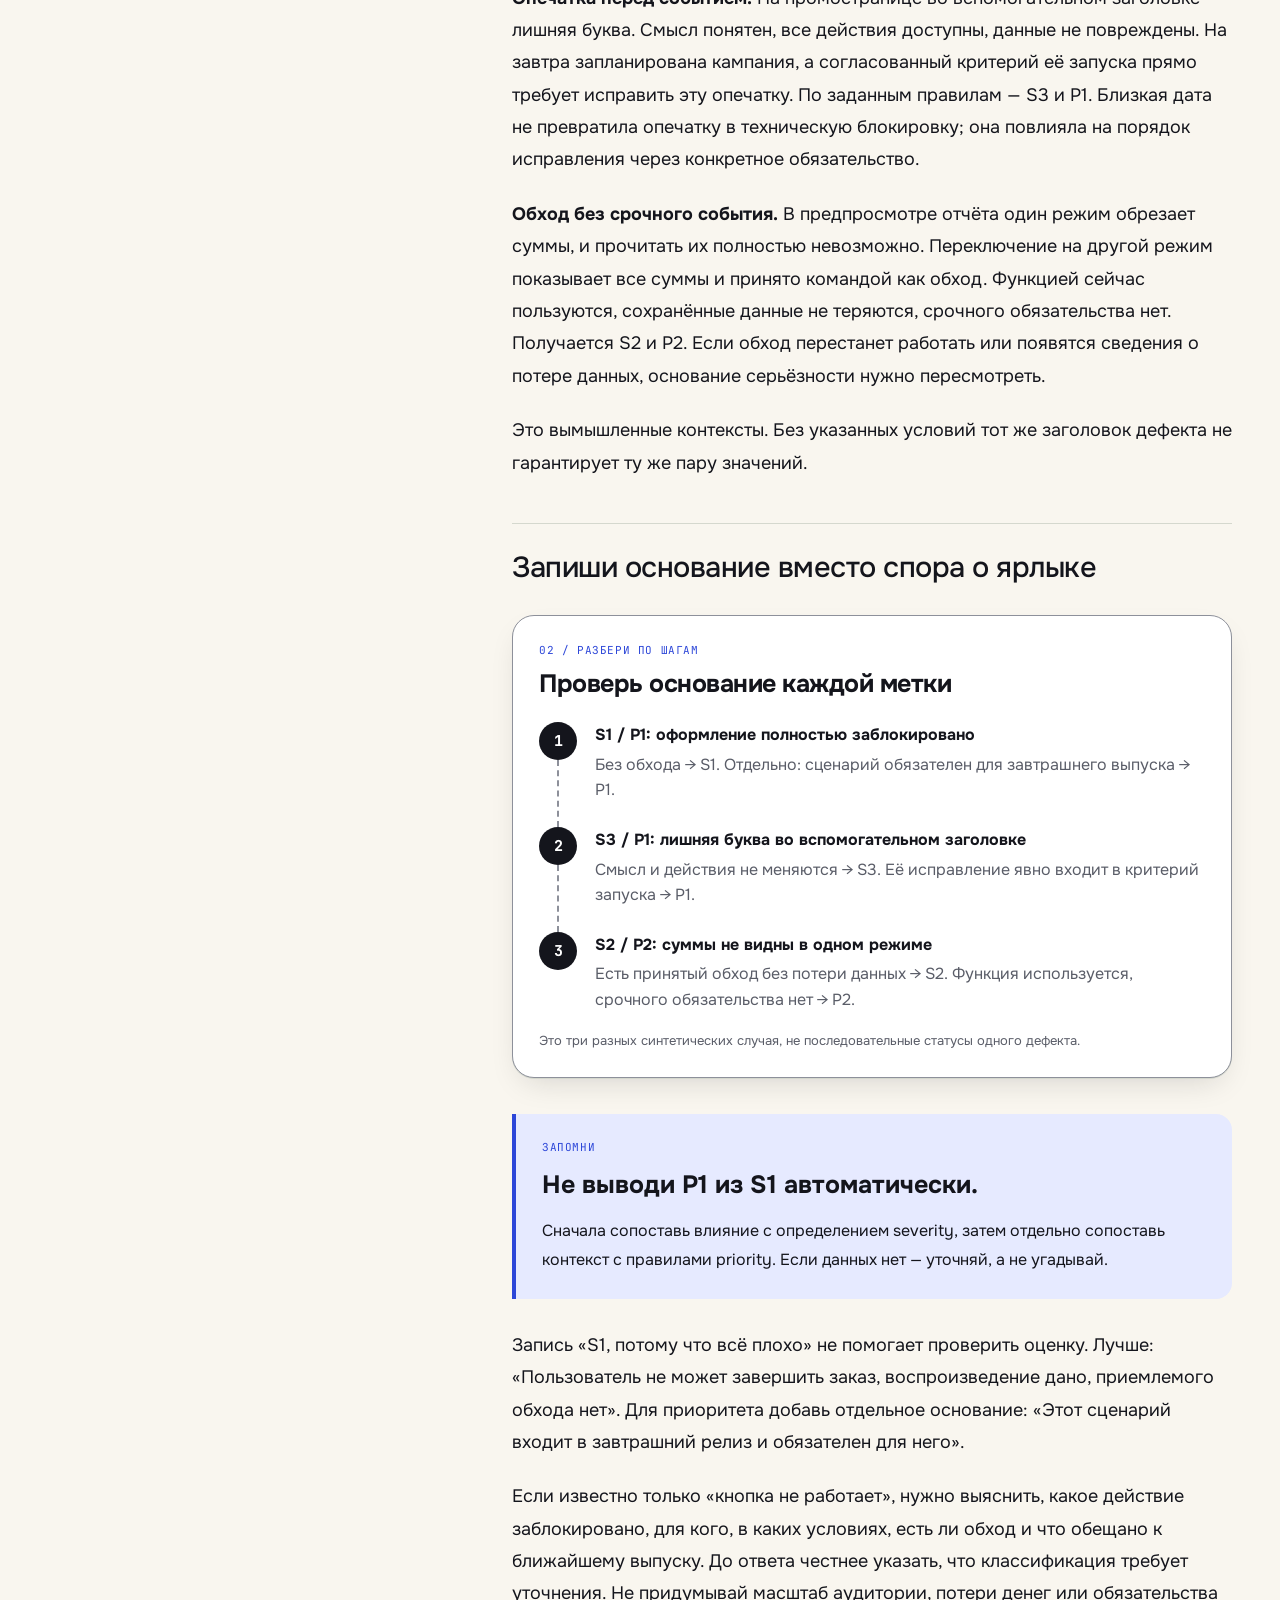
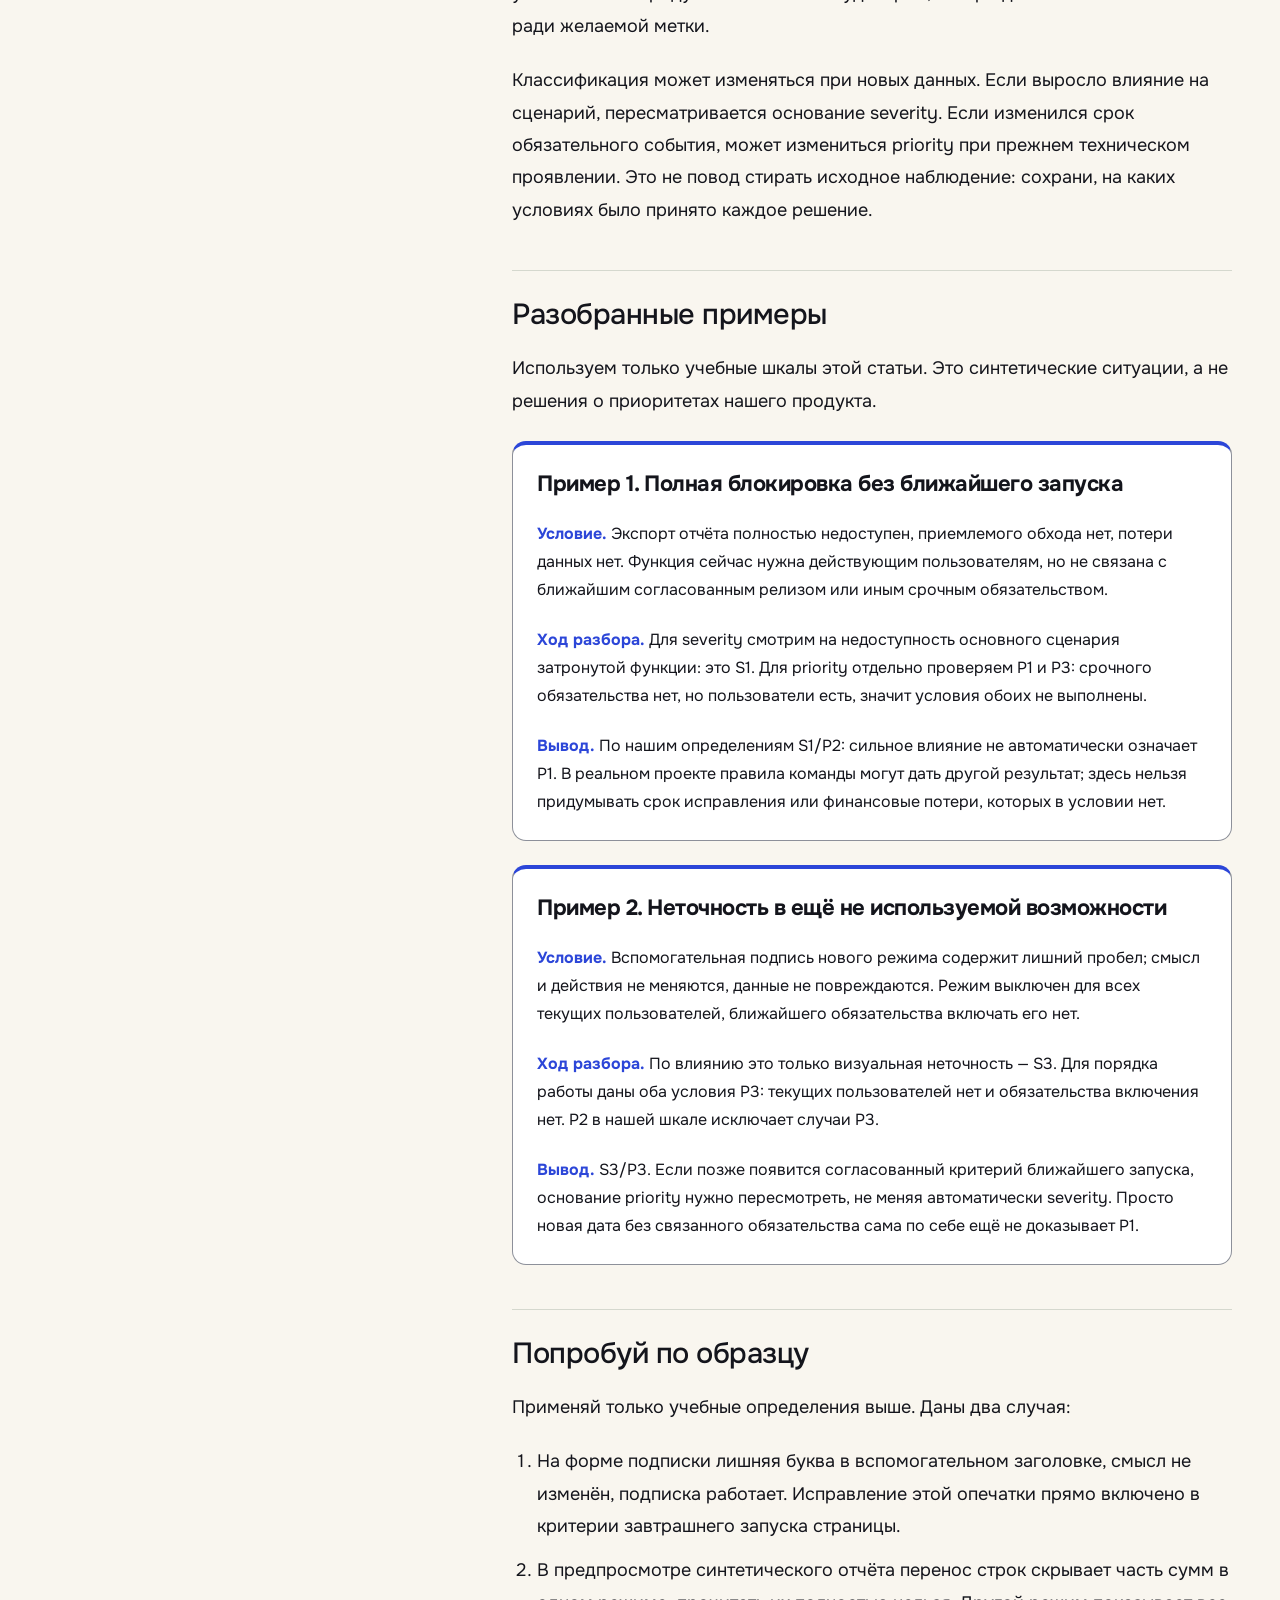
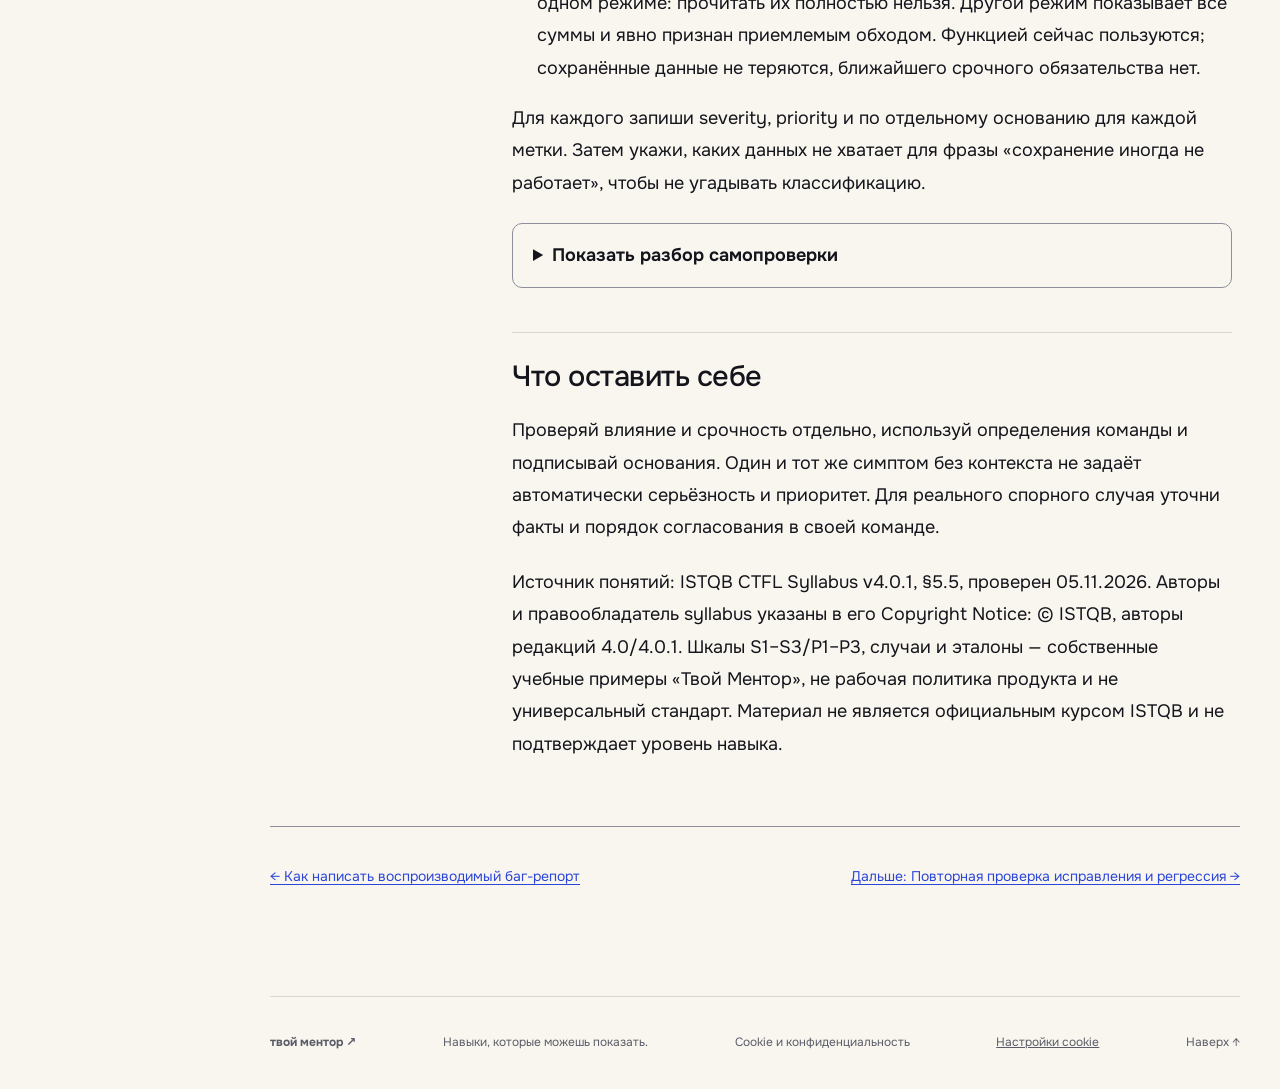
<file: knowledge/severity-and-priority/index.html>
<!doctype html>
<html lang="ru"><head>
<meta charset="utf-8"><meta name="viewport" content="width=device-width,initial-scale=1">
<meta name="robots" content="noindex, nofollow"><meta name="description" content="Раздели влияние дефекта и порядок исправления, применяя явно заданные учебные шкалы.">
<title>Серьёзность и приоритет дефекта — Твой Ментор</title>
<link rel="icon" href="../../favicon.svg" type="image/svg+xml">
<link rel="stylesheet" href="../../theme.css"><link rel="stylesheet" href="../../styles.css">
<link rel="stylesheet" href="../../knowledge.css">
<link rel="stylesheet" href="../../site.css"><link rel="stylesheet" href="../../consent.css"><script src="../../site.js"></script><script src="../../consent.js" defer></script>
</head><body class="kb-page"><a class="skip" href="#main">К содержимому</a>
<aside class="site-sidebar" aria-label="Навигация сайта">
<a class="site-brand" href="../../index.html" aria-label="Твой Ментор — главная"><img data-brand-logo src="../../brand/logos/wordmark.svg" data-light-src="../../brand/logos/wordmark.svg" data-dark-src="../../brand/logos/wordmark-inverse.svg" alt="ТВОЙ МЕНТОР" width="180" height="25"></a>
<p class="site-caption">Твой следующий шаг</p>
<nav class="site-nav" aria-label="Основная навигация">
<a href="../../index.html"><span aria-hidden="true">↗</span>Главная</a>
<a href="../../index.html#approach"><span aria-hidden="true">≡</span>Как это работает</a>
<a href="../../index.html#demo"><span aria-hidden="true">◎</span>Пример карты</a>
<a href="../../knowledge/" aria-current="page"><span aria-hidden="true">▤</span>База знаний</a>
<a href="../../index.html#roadmap"><span aria-hidden="true">→</span>Развитие проекта</a>
<a href="../../design-system/"><span aria-hidden="true">◈</span>Дизайн-система</a>
</nav>
<div class="site-sidebar-foot"><span class="site-seam" aria-hidden="true"></span><p>От пунктира<br>к сплошной.</p><small>Развитие QA-навыков</small></div></aside>
<div class="site-workspace"><header class="site-topbar"><span>Персональный маршрут для QA</span><button type="button" data-theme-toggle hidden>Тема</button><span class="site-status">В разработке</span></header>
<main id="main" class="wrap kb-main"><nav class="kb-breadcrumbs" aria-label="Хлебные крошки"><a href="../">База знаний</a><span aria-hidden="true"> / </span><span>Описание дефектов</span></nav>
<div class="kb-heading"><p class="eyebrow">ОПИСАНИЕ ДЕФЕКТОВ · 06</p><h1>Серьёзность и приоритет дефекта</h1>
<p class="kb-meta">Версия 3 · подготовлено 06.11.2026 · около 7 мин чтения, без упражнения</p></div>
<aside class="kb-draft" aria-label="Статус материала"><strong>Черновик на ревью</strong><p>Материал подготовлен с помощью AI. Предметная проверка человеком ещё не завершена. Чтение и самопроверка не подтверждают уровень навыка.</p></aside><div class="kb-layout"><nav class="kb-toc" aria-label="В этой статье"><h2>В этой статье</h2><ol><li><a href="#section-1">Задай два разных вопроса</a></li><li><a href="#section-2">Используй заданную шкалу серьёзности</a></li><li><a href="#section-3">Затем используй заданную шкалу приоритета</a></li><li><a href="#section-4">Разбери три описанных случая</a></li><li><a href="#section-5">Запиши основание вместо спора о ярлыке</a></li><li><a href="#section-6">Разобранные примеры</a></li><li><a href="#section-7">Пример 1. Полная блокировка без ближайшего запуска</a></li><li><a href="#section-8">Пример 2. Неточность в ещё не используемой возможности</a></li><li><a href="#section-9">Попробуй по образцу</a></li><li><a href="#section-10">Что оставить себе</a></li></ol></nav>
<article class="kb-prose" aria-label="Текст статьи"><p>После разбора ты сможешь различать влияние дефекта и срочность исправления, а затем применить явно заданную учебную шкалу к описанному случаю. Сначала полезно научиться <a href="../reproducible-bug-reports/">записывать наблюдения в баг-репорт</a>: без фактов классификация быстро превращается в догадку.</p>
<h2 id="section-1">Задай два разных вопроса</h2>
<figure class="kb-visual"><figcaption><span class="kv-label">01 / Разбери по шагам</span><strong>Две оценки. Два разных основания.</strong></figcaption><div class="kv-columns"><div class="kv-panel kv-solid"><span class="kv-tag">Severity → влияние</span><h3>Что нарушено?</h3><p>Доступен ли сценарий? Есть ли приемлемый обход? Повреждаются ли данные?</p></div><div class="kv-panel kv-dashed"><span class="kv-tag">Priority → порядок работы</span><h3>Почему сейчас?</h3><p>Какое согласованное обязательство связано с выпуском? Есть ли текущие пользователи?</p></div></div><p class="kv-caption">Обозначения и определения задаёт команда. Ниже используются только авторские учебные шкалы этой статьи.</p></figure>
<p>Severity — серьёзность — описывает степень влияния дефекта. Priority — приоритет исправления — помогает определить порядок работы над ним. В CTFL эти данные указаны как отдельные поля репорта: <a href="https://istqb.org/?download_id=3345&amp;sdm_process_download=1#page=57">ISTQB CTFL v4.0.1, §5.5, с. 57</a>.</p>
<p>Для практического разбора спроси отдельно: «Что нарушено и как это влияет на затронутый сценарий?» и «Почему этим нужно заняться раньше или позже других задач?». Второй вопрос требует контекста релиза, аудитории и обязательств команды. Одного названия ошибки для ответа недостаточно.</p>
<p>Значения Critical, Major, S1, P1 и другие обозначения зависят от правил проекта. Нет основания автоматически переносить чужую шкалу в свой трекер. Для нашего упражнения ниже правила даны явно; это авторская учебная модель, а не политика «Твой Ментор» или универсальная шкала ISTQB.</p>
<h2 id="section-2">Используй заданную шкалу серьёзности</h2>
<p>В вымышленной команде для рассматриваемых случаев согласованы такие определения:</p>
<ul><li><strong>S1:</strong> основной сценарий затронутой функции полностью недоступен без приемлемого обхода либо возникла потеря данных.</li><li><strong>S2:</strong> требуемый результат в одном режиме получить нельзя, но описан приемлемый обход; потери данных нет.</li><li><strong>S3:</strong> только текстовая или визуальная неточность, не меняющая смысл информации и не препятствующая действию; данные не повреждаются.</li></ul>
<p>Сначала сопоставь наблюдения с определением. Если поведение не помещается в эти три учебных случая, не подгоняй его силой: нужны уточнение и более полная шкала команды. Число в названии не даёт дополнительного знания без определения.</p>
<p>Приемлемость обхода тоже должна быть задана. «Пусть пользователь вводит всё заново каждый час» нельзя автоматически считать приемлемым только потому, что технически это возможно.</p>
<h2 id="section-3">Затем используй заданную шкалу приоритета</h2>
<p>В той же вымышленной команде:</p>
<ul><li><strong>P1:</strong> исправление требуется до ближайшего согласованного релиза или события, потому что затронут явно обязательный для него сценарий либо критерий приёмки.</li><li><strong>P2:</strong> случай идёт в ближайший плановый цикл, если такого срочного обязательства нет и условия P3 не выполнены.</li><li><strong>P3:</strong> допустимо отложить за текущие P1/P2, когда в условиях прямо указаны отсутствие текущих пользователей затронутой возможности и отсутствие ближайшего обязательства её включить.</li></ul>
<p>Здесь не предлагается самостоятельно назначать срок всей команде. В реальном проекте нужно знать, кто подтверждает приоритет и как решаются разногласия. Роли и полномочия не одинаковы во всех компаниях; классификация тестировщика может быть предложением до согласования.</p>
<h2 id="section-4">Разбери три описанных случая</h2>
<p><strong>Заказ не оформляется.</strong> На текущем стенде обязательный сценарий оформления полностью блокируется кнопкой, приемлемого обхода нет. Выпуск этого сценария запланирован на завтра и входит в обязательные критерии релиза. По нашей шкале — S1 и P1: есть полная блокировка и отдельно дано срочное обязательство.</p>
<p><strong>Опечатка перед событием.</strong> На промостранице во вспомогательном заголовке лишняя буква. Смысл понятен, все действия доступны, данные не повреждены. На завтра запланирована кампания, а согласованный критерий её запуска прямо требует исправить эту опечатку. По заданным правилам — S3 и P1. Близкая дата не превратила опечатку в техническую блокировку; она повлияла на порядок исправления через конкретное обязательство.</p>
<p><strong>Обход без срочного события.</strong> В предпросмотре отчёта один режим обрезает суммы, и прочитать их полностью невозможно. Переключение на другой режим показывает все суммы и принято командой как обход. Функцией сейчас пользуются, сохранённые данные не теряются, срочного обязательства нет. Получается S2 и P2. Если обход перестанет работать или появятся сведения о потере данных, основание серьёзности нужно пересмотреть.</p>
<p>Это вымышленные контексты. Без указанных условий тот же заголовок дефекта не гарантирует ту же пару значений.</p>
<h2 id="section-5">Запиши основание вместо спора о ярлыке</h2>
<figure class="kb-visual"><figcaption><span class="kv-label">02 / Разбери по шагам</span><strong>Проверь основание каждой метки</strong></figcaption><ol class="kv-flow"><li><span class="kv-step">1</span><div><b>S1 / P1: оформление полностью заблокировано</b><p>Без обхода → S1. Отдельно: сценарий обязателен для завтрашнего выпуска → P1.</p></div></li><li><span class="kv-step">2</span><div><b>S3 / P1: лишняя буква во вспомогательном заголовке</b><p>Смысл и действия не меняются → S3. Её исправление явно входит в критерий запуска → P1.</p></div></li><li><span class="kv-step">3</span><div><b>S2 / P2: суммы не видны в одном режиме</b><p>Есть принятый обход без потери данных → S2. Функция используется, срочного обязательства нет → P2.</p></div></li></ol><p class="kv-caption">Это три разных синтетических случая, не последовательные статусы одного дефекта.</p></figure><aside class="kv-key" aria-label="Ключевая мысль"><span class="kv-label">Запомни</span><strong>Не выводи P1 из S1 автоматически.</strong><p>Сначала сопоставь влияние с определением severity, затем отдельно сопоставь контекст с правилами priority. Если данных нет — уточняй, а не угадывай.</p></aside>
<p>Запись «S1, потому что всё плохо» не помогает проверить оценку. Лучше: «Пользователь не может завершить заказ, воспроизведение дано, приемлемого обхода нет». Для приоритета добавь отдельное основание: «Этот сценарий входит в завтрашний релиз и обязателен для него».</p>
<p>Если известно только «кнопка не работает», нужно выяснить, какое действие заблокировано, для кого, в каких условиях, есть ли обход и что обещано к ближайшему выпуску. До ответа честнее указать, что классификация требует уточнения. Не придумывай масштаб аудитории, потери денег или обязательства ради желаемой метки.</p>
<p>Классификация может изменяться при новых данных. Если выросло влияние на сценарий, пересматривается основание severity. Если изменился срок обязательного события, может измениться priority при прежнем техническом проявлении. Это не повод стирать исходное наблюдение: сохрани, на каких условиях было принято каждое решение.</p>
<h2 id="section-6">Разобранные примеры</h2>
<p>Используем только учебные шкалы этой статьи. Это синтетические ситуации, а не решения о приоритетах нашего продукта.</p>
<section class="kb-example" aria-labelledby="section-7"><h3 id="section-7">Пример 1. Полная блокировка без ближайшего запуска</h3>
<p><strong>Условие.</strong> Экспорт отчёта полностью недоступен, приемлемого обхода нет, потери данных нет. Функция сейчас нужна действующим пользователям, но не связана с ближайшим согласованным релизом или иным срочным обязательством.</p>
<p><strong>Ход разбора.</strong> Для severity смотрим на недоступность основного сценария затронутой функции: это S1. Для priority отдельно проверяем P1 и P3: срочного обязательства нет, но пользователи есть, значит условия обоих не выполнены.</p>
<p><strong>Вывод.</strong> По нашим определениям S1/P2: сильное влияние не автоматически означает P1. В реальном проекте правила команды могут дать другой результат; здесь нельзя придумывать срок исправления или финансовые потери, которых в условии нет.</p>
</section><section class="kb-example" aria-labelledby="section-8"><h3 id="section-8">Пример 2. Неточность в ещё не используемой возможности</h3>
<p><strong>Условие.</strong> Вспомогательная подпись нового режима содержит лишний пробел; смысл и действия не меняются, данные не повреждаются. Режим выключен для всех текущих пользователей, ближайшего обязательства включать его нет.</p>
<p><strong>Ход разбора.</strong> По влиянию это только визуальная неточность — S3. Для порядка работы даны оба условия P3: текущих пользователей нет и обязательства включения нет. P2 в нашей шкале исключает случаи P3.</p>
<p><strong>Вывод.</strong> S3/P3. Если позже появится согласованный критерий ближайшего запуска, основание priority нужно пересмотреть, не меняя автоматически severity. Просто новая дата без связанного обязательства сама по себе ещё не доказывает P1.</p>
</section><h2 id="section-9">Попробуй по образцу</h2>
<p>Применяй только учебные определения выше. Даны два случая:</p>
<ol><li>На форме подписки лишняя буква в вспомогательном заголовке, смысл не изменён, подписка работает. Исправление этой опечатки прямо включено в критерии завтрашнего запуска страницы.</li><li>В предпросмотре синтетического отчёта перенос строк скрывает часть сумм в одном режиме: прочитать их полностью нельзя. Другой режим показывает все суммы и явно признан приемлемым обходом. Функцией сейчас пользуются; сохранённые данные не теряются, ближайшего срочного обязательства нет.</li></ol>
<p>Для каждого запиши severity, priority и по отдельному основанию для каждой метки. Затем укажи, каких данных не хватает для фразы «сохранение иногда не работает», чтобы не угадывать классификацию.</p>
<details class="kb-answer"><summary>Показать разбор самопроверки</summary><p>Один корректный ответ: случай 1 — S3/P1, потому что нет нарушения действия/смысла, но есть явное обязательство запуска; случай 2 — S2/P2, потому что работа нарушена при наличии принятого обхода и нет срочного обязательства. Для неопределённого сохранения нужны условия воспроизведения, влияние на сценарий/данные, наличие приемлемого обхода и контекст ближайших обязательств. Без них пару значений не назначаем.</p></details>
<h2 id="section-10">Что оставить себе</h2>
<p>Проверяй влияние и срочность отдельно, используй определения команды и подписывай основания. Один и тот же симптом без контекста не задаёт автоматически серьёзность и приоритет. Для реального спорного случая уточни факты и порядок согласования в своей команде.</p>
<p>Источник понятий: ISTQB CTFL Syllabus v4.0.1, §5.5, проверен 05.11.2026. Авторы и правообладатель syllabus указаны в его Copyright Notice: © ISTQB, авторы редакций 4.0/4.0.1. Шкалы S1–S3/P1–P3, случаи и эталоны — собственные учебные примеры «Твой Ментор», не рабочая политика продукта и не универсальный стандарт. Материал не является официальным курсом ISTQB и не подтверждает уровень навыка.</p></article></div>
<nav class="kb-pagination" aria-label="Другие материалы"><a href="../reproducible-bug-reports/">← Как написать воспроизводимый баг-репорт</a>
<a href="../confirmation-and-regression/">Дальше: Повторная проверка исправления и регрессия →</a></nav></main>
<footer class="wrap site-footer"><a href="../../index.html">твой ментор ↗</a><span>Навыки, которые можешь показать.</span><a href="../../privacy.html">Cookie и конфиденциальность</a><button type="button" class="cookie-settings" data-cookie-settings>Настройки cookie</button><a href="#main">Наверх ↑</a></footer></div>
</body></html>
</file>
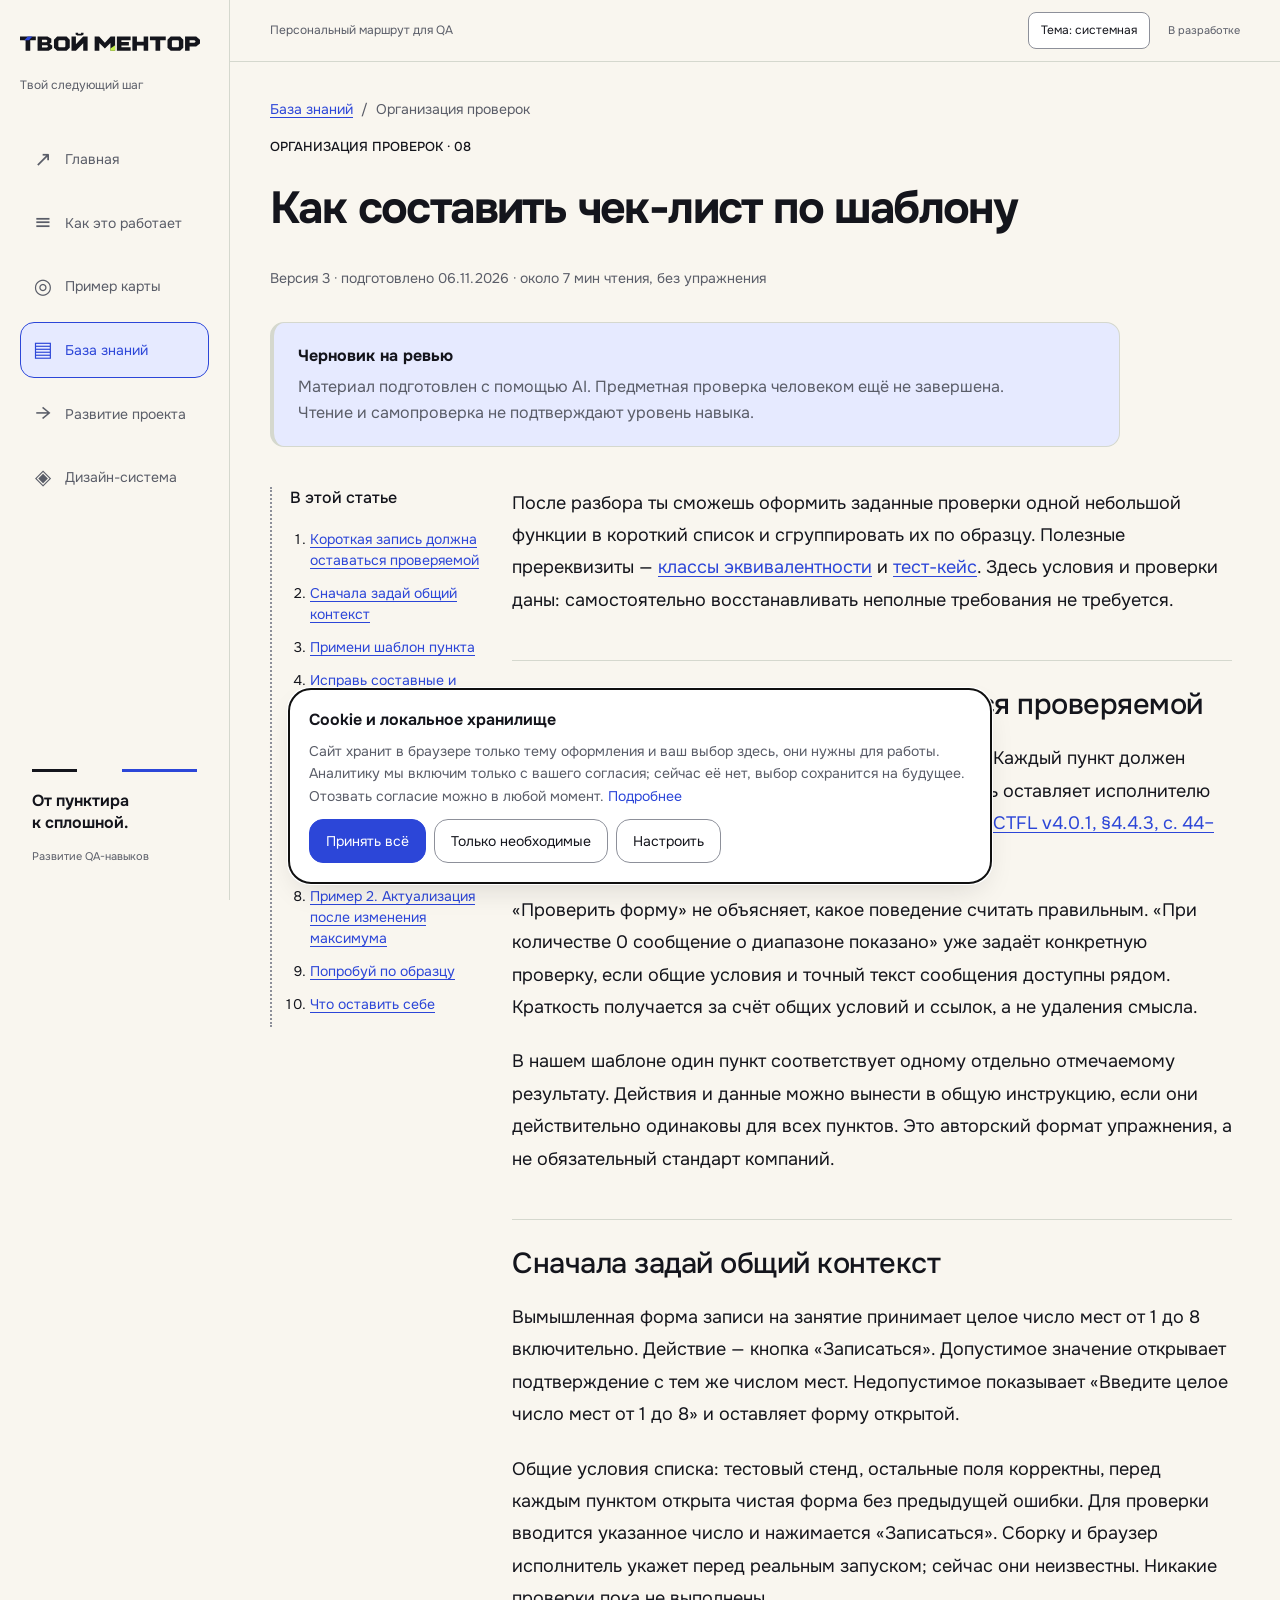
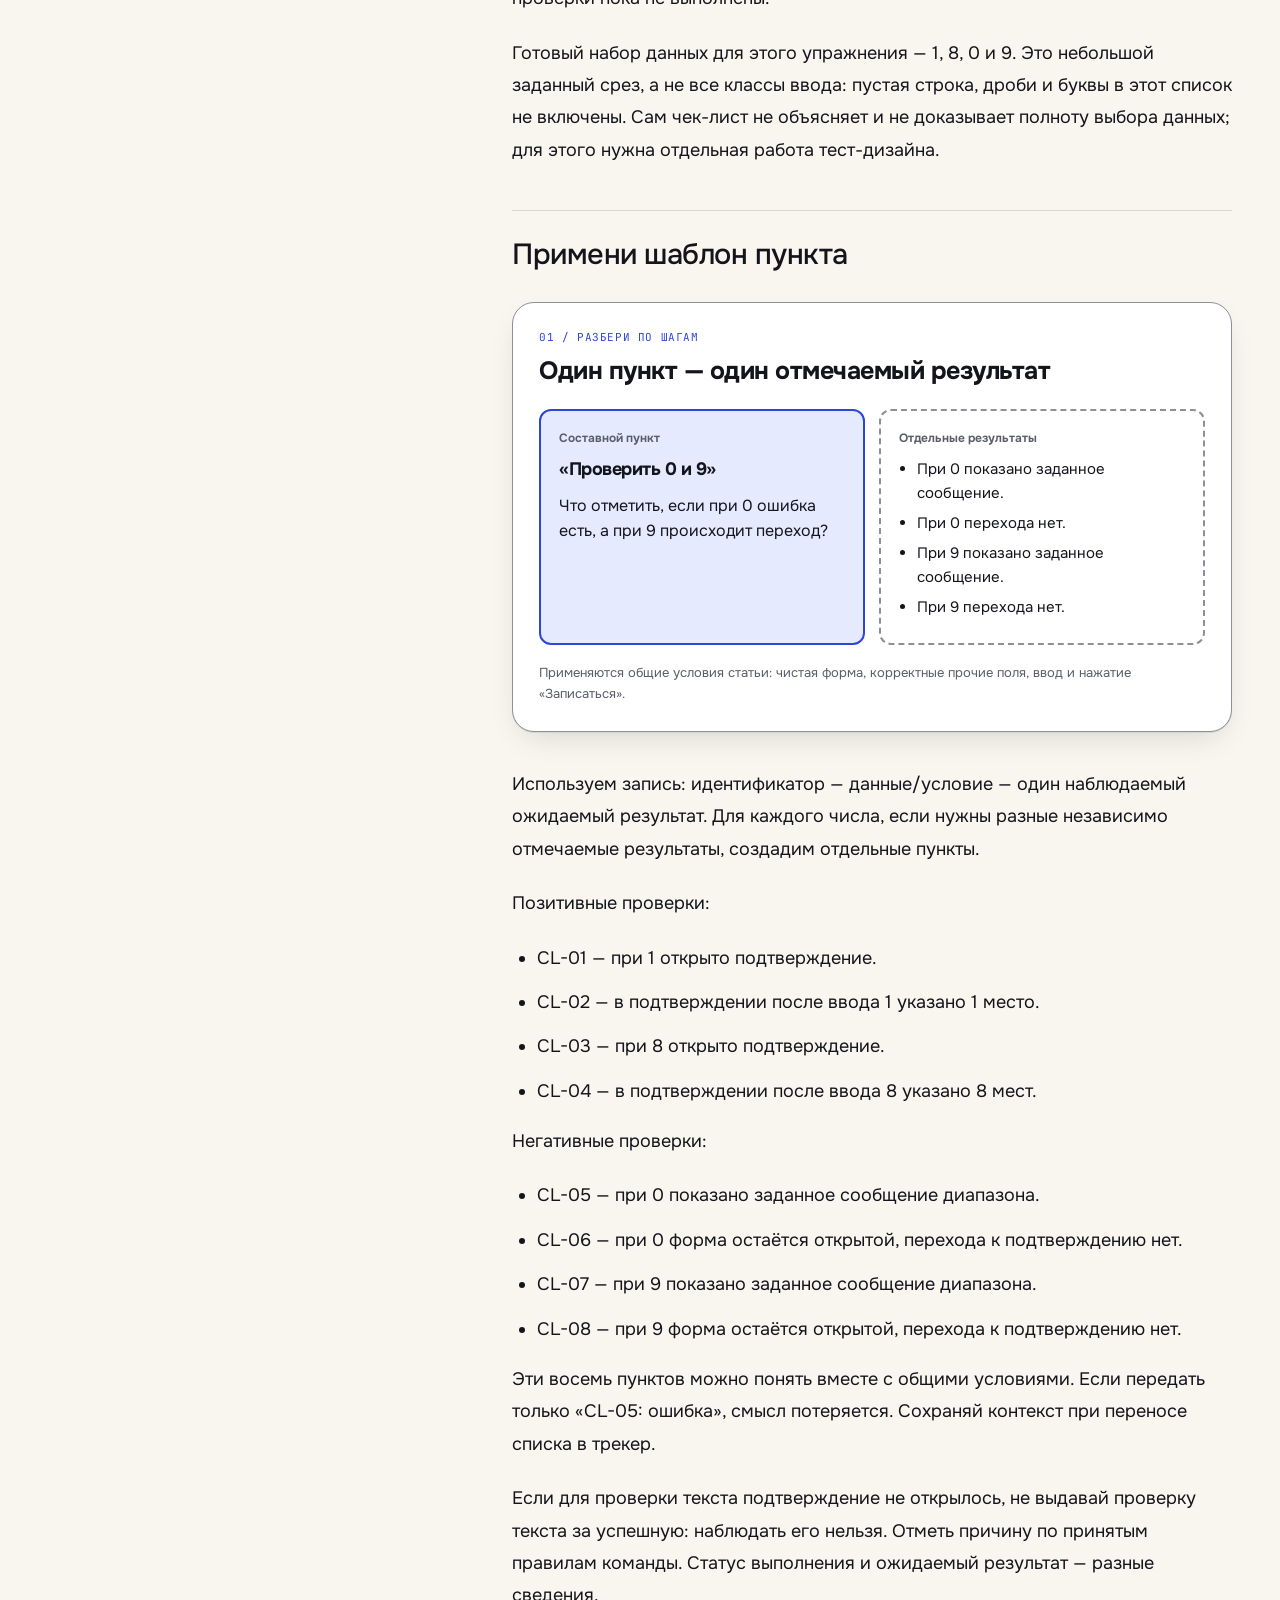
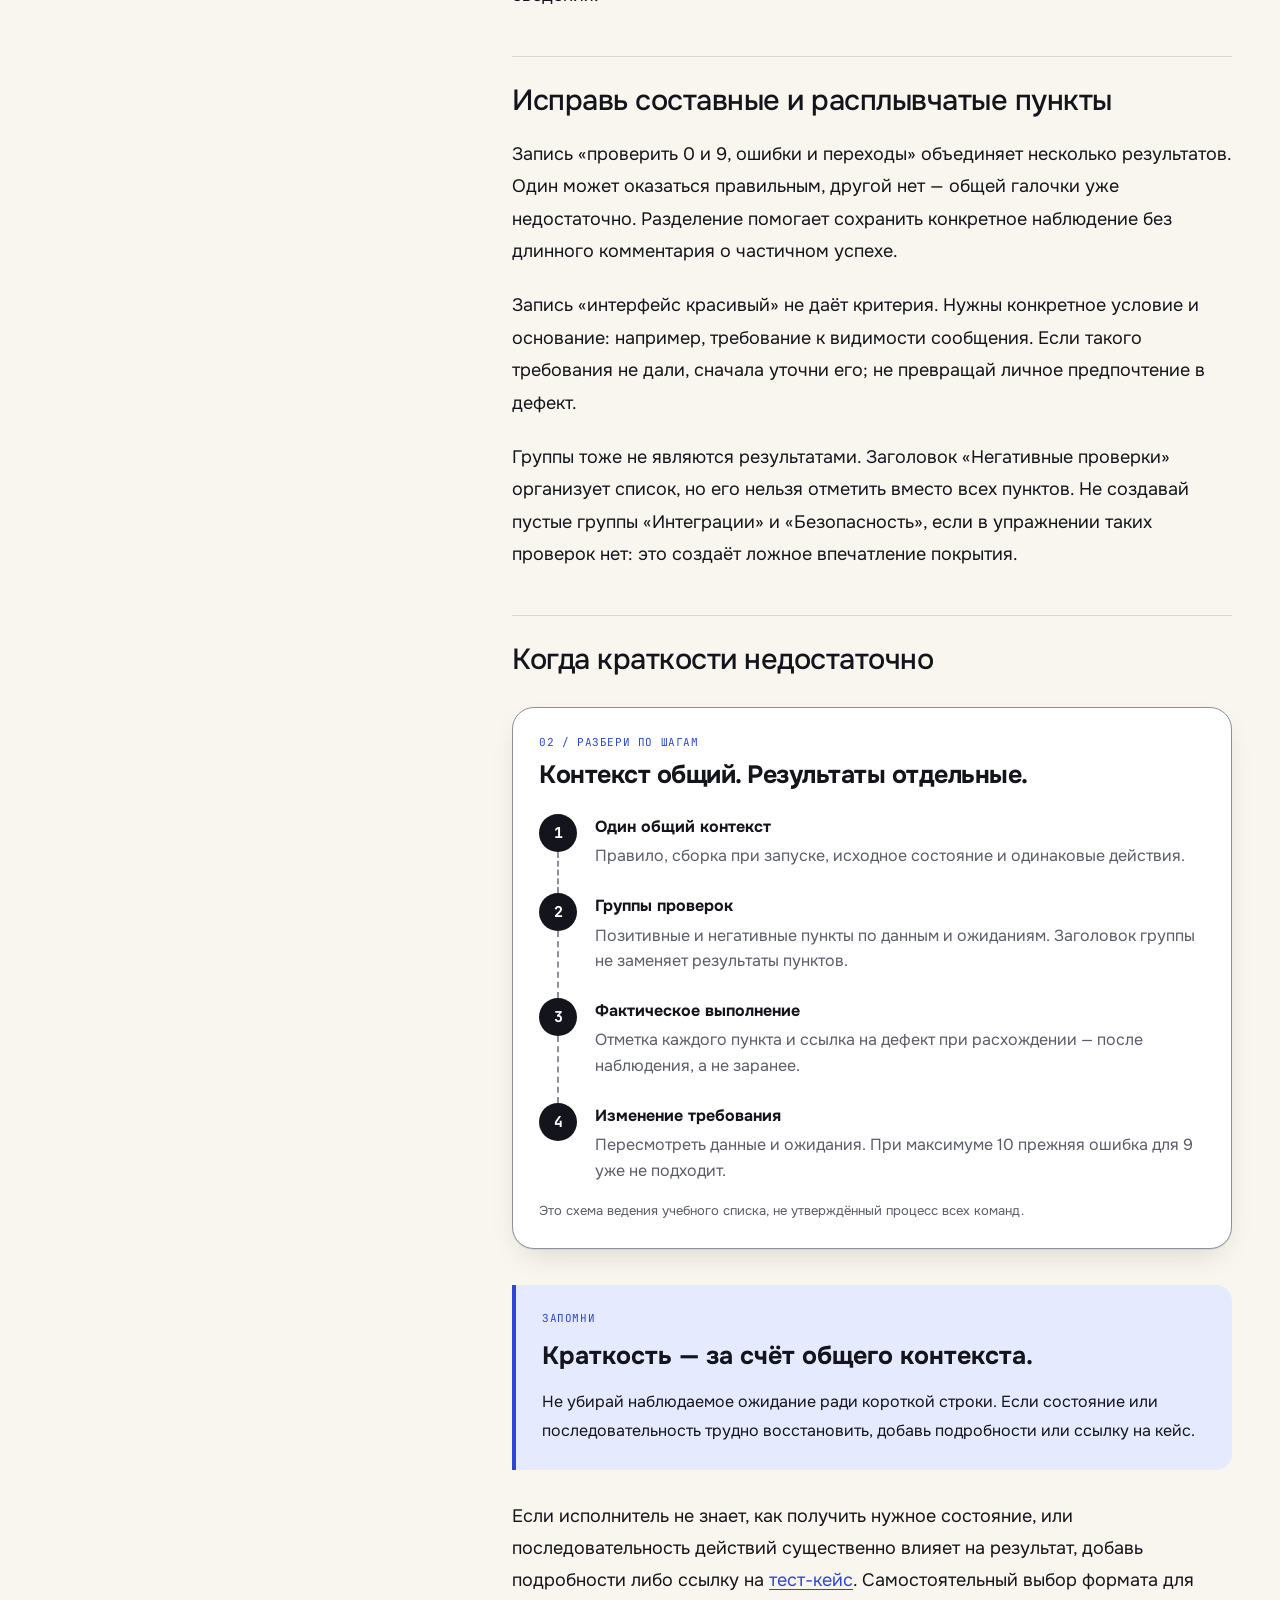
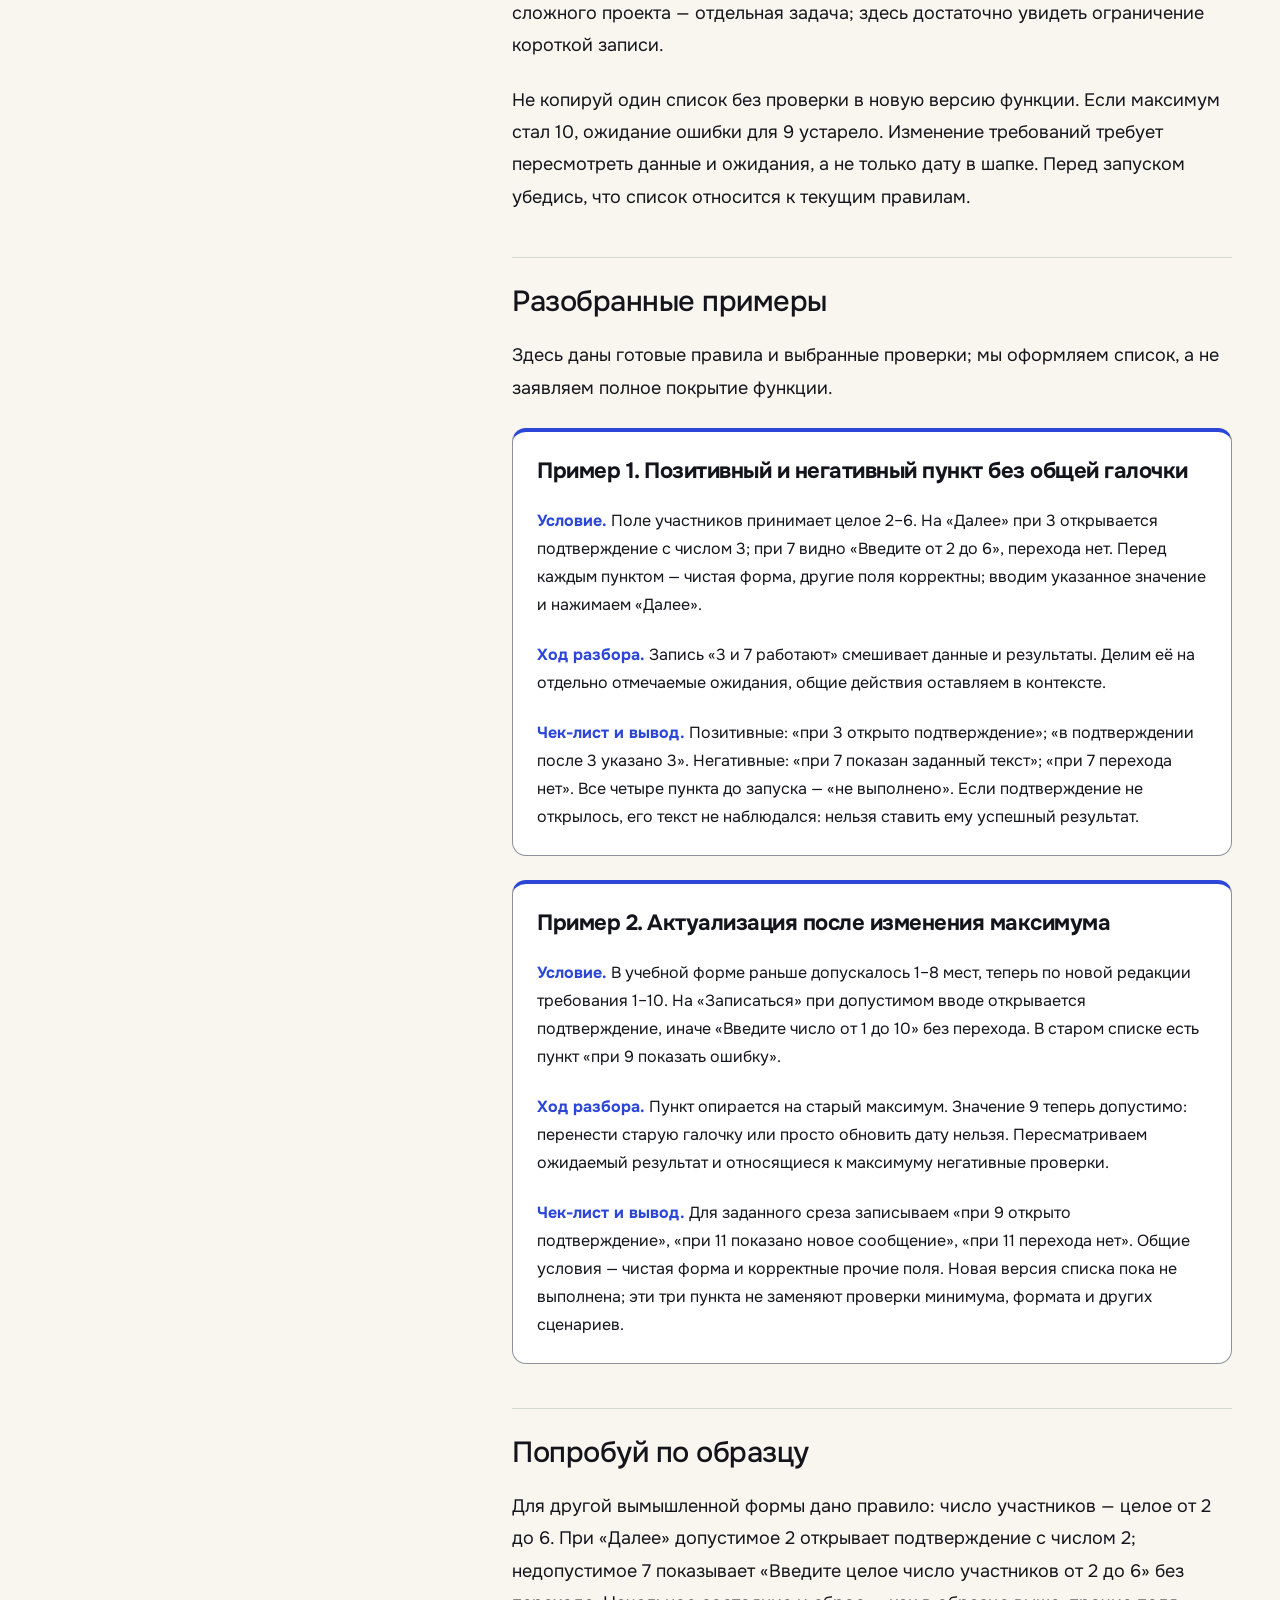
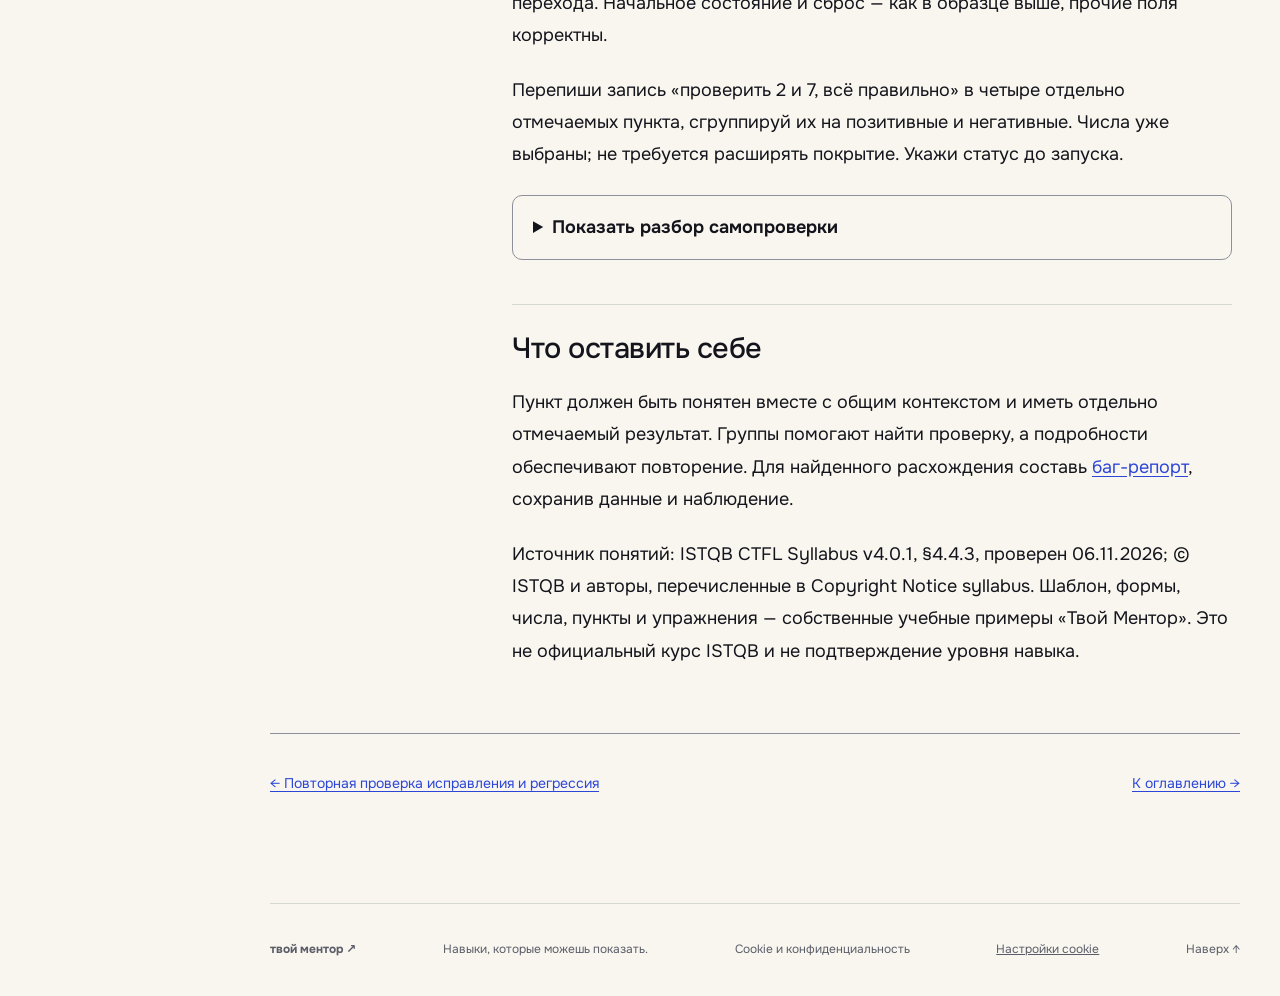
<file: knowledge/writing-checklists/index.html>
<!doctype html>
<html lang="ru"><head>
<meta charset="utf-8"><meta name="viewport" content="width=device-width,initial-scale=1">
<meta name="robots" content="noindex, nofollow"><meta name="description" content="Оформи заданные проверки компактно, сохрани наблюдаемые ожидания и сгруппируй пункты.">
<title>Как составить чек-лист по шаблону — Твой Ментор</title>
<link rel="icon" href="../../favicon.svg" type="image/svg+xml">
<link rel="stylesheet" href="../../theme.css"><link rel="stylesheet" href="../../styles.css">
<link rel="stylesheet" href="../../knowledge.css">
<link rel="stylesheet" href="../../site.css"><link rel="stylesheet" href="../../consent.css"><script src="../../site.js"></script><script src="../../consent.js" defer></script>
</head><body class="kb-page"><a class="skip" href="#main">К содержимому</a>
<aside class="site-sidebar" aria-label="Навигация сайта">
<a class="site-brand" href="../../index.html" aria-label="Твой Ментор — главная"><img data-brand-logo src="../../brand/logos/wordmark.svg" data-light-src="../../brand/logos/wordmark.svg" data-dark-src="../../brand/logos/wordmark-inverse.svg" alt="ТВОЙ МЕНТОР" width="180" height="25"></a>
<p class="site-caption">Твой следующий шаг</p>
<nav class="site-nav" aria-label="Основная навигация">
<a href="../../index.html"><span aria-hidden="true">↗</span>Главная</a>
<a href="../../index.html#approach"><span aria-hidden="true">≡</span>Как это работает</a>
<a href="../../index.html#demo"><span aria-hidden="true">◎</span>Пример карты</a>
<a href="../../knowledge/" aria-current="page"><span aria-hidden="true">▤</span>База знаний</a>
<a href="../../index.html#roadmap"><span aria-hidden="true">→</span>Развитие проекта</a>
<a href="../../design-system/"><span aria-hidden="true">◈</span>Дизайн-система</a>
</nav>
<div class="site-sidebar-foot"><span class="site-seam" aria-hidden="true"></span><p>От пунктира<br>к сплошной.</p><small>Развитие QA-навыков</small></div></aside>
<div class="site-workspace"><header class="site-topbar"><span>Персональный маршрут для QA</span><button type="button" data-theme-toggle hidden>Тема</button><span class="site-status">В разработке</span></header>
<main id="main" class="wrap kb-main"><nav class="kb-breadcrumbs" aria-label="Хлебные крошки"><a href="../">База знаний</a><span aria-hidden="true"> / </span><span>Организация проверок</span></nav>
<div class="kb-heading"><p class="eyebrow">ОРГАНИЗАЦИЯ ПРОВЕРОК · 08</p><h1>Как составить чек-лист по шаблону</h1>
<p class="kb-meta">Версия 3 · подготовлено 06.11.2026 · около 7 мин чтения, без упражнения</p></div>
<aside class="kb-draft" aria-label="Статус материала"><strong>Черновик на ревью</strong><p>Материал подготовлен с помощью AI. Предметная проверка человеком ещё не завершена. Чтение и самопроверка не подтверждают уровень навыка.</p></aside><div class="kb-layout"><nav class="kb-toc" aria-label="В этой статье"><h2>В этой статье</h2><ol><li><a href="#section-1">Короткая запись должна оставаться проверяемой</a></li><li><a href="#section-2">Сначала задай общий контекст</a></li><li><a href="#section-3">Примени шаблон пункта</a></li><li><a href="#section-4">Исправь составные и расплывчатые пункты</a></li><li><a href="#section-5">Когда краткости недостаточно</a></li><li><a href="#section-6">Разобранные примеры</a></li><li><a href="#section-7">Пример 1. Позитивный и негативный пункт без общей галочки</a></li><li><a href="#section-8">Пример 2. Актуализация после изменения максимума</a></li><li><a href="#section-9">Попробуй по образцу</a></li><li><a href="#section-10">Что оставить себе</a></li></ol></nav>
<article class="kb-prose" aria-label="Текст статьи"><p>После разбора ты сможешь оформить заданные проверки одной небольшой функции в короткий список и сгруппировать их по образцу. Полезные пререквизиты — <a href="../equivalence-partitioning/">классы эквивалентности</a> и <a href="../writing-test-cases/">тест-кейс</a>. Здесь условия и проверки даны: самостоятельно восстанавливать неполные требования не требуется.</p>
<h2 id="section-1">Короткая запись должна оставаться проверяемой</h2>
<p>Чек-лист помогает помнить, какие условия проверить. Каждый пункт должен допускать отдельную проверку; слишком общая запись оставляет исполнителю слишком много вариантов. Источник понятий — <a href="https://istqb.org/?download_id=3345&amp;sdm_process_download=1#page=44">ISTQB CTFL v4.0.1, §4.4.3, с. 44–45</a>.</p>
<p>«Проверить форму» не объясняет, какое поведение считать правильным. «При количестве 0 сообщение о диапазоне показано» уже задаёт конкретную проверку, если общие условия и точный текст сообщения доступны рядом. Краткость получается за счёт общих условий и ссылок, а не удаления смысла.</p>
<p>В нашем шаблоне один пункт соответствует одному отдельно отмечаемому результату. Действия и данные можно вынести в общую инструкцию, если они действительно одинаковы для всех пунктов. Это авторский формат упражнения, а не обязательный стандарт компаний.</p>
<h2 id="section-2">Сначала задай общий контекст</h2>
<p>Вымышленная форма записи на занятие принимает целое число мест от 1 до 8 включительно. Действие — кнопка «Записаться». Допустимое значение открывает подтверждение с тем же числом мест. Недопустимое показывает «Введите целое число мест от 1 до 8» и оставляет форму открытой.</p>
<p>Общие условия списка: тестовый стенд, остальные поля корректны, перед каждым пунктом открыта чистая форма без предыдущей ошибки. Для проверки вводится указанное число и нажимается «Записаться». Сборку и браузер исполнитель укажет перед реальным запуском; сейчас они неизвестны. Никакие проверки пока не выполнены.</p>
<p>Готовый набор данных для этого упражнения — 1, 8, 0 и 9. Это небольшой заданный срез, а не все классы ввода: пустая строка, дроби и буквы в этот список не включены. Сам чек-лист не объясняет и не доказывает полноту выбора данных; для этого нужна отдельная работа тест-дизайна.</p>
<h2 id="section-3">Примени шаблон пункта</h2>
<figure class="kb-visual"><figcaption><span class="kv-label">01 / Разбери по шагам</span><strong>Один пункт — один отмечаемый результат</strong></figcaption><div class="kv-columns"><div class="kv-panel kv-solid"><span class="kv-tag">Составной пункт</span><h3>«Проверить 0 и 9»</h3><p>Что отметить, если при 0 ошибка есть, а при 9 происходит переход?</p></div><div class="kv-panel kv-dashed"><span class="kv-tag">Отдельные результаты</span><ul><li>При 0 показано заданное сообщение.</li><li>При 0 перехода нет.</li><li>При 9 показано заданное сообщение.</li><li>При 9 перехода нет.</li></ul></div></div><p class="kv-caption">Применяются общие условия статьи: чистая форма, корректные прочие поля, ввод и нажатие «Записаться».</p></figure>
<p>Используем запись: идентификатор — данные/условие — один наблюдаемый ожидаемый результат. Для каждого числа, если нужны разные независимо отмечаемые результаты, создадим отдельные пункты.</p>
<p>Позитивные проверки:</p>
<ul><li>CL-01 — при 1 открыто подтверждение.</li><li>CL-02 — в подтверждении после ввода 1 указано 1 место.</li><li>CL-03 — при 8 открыто подтверждение.</li><li>CL-04 — в подтверждении после ввода 8 указано 8 мест.</li></ul>
<p>Негативные проверки:</p>
<ul><li>CL-05 — при 0 показано заданное сообщение диапазона.</li><li>CL-06 — при 0 форма остаётся открытой, перехода к подтверждению нет.</li><li>CL-07 — при 9 показано заданное сообщение диапазона.</li><li>CL-08 — при 9 форма остаётся открытой, перехода к подтверждению нет.</li></ul>
<p>Эти восемь пунктов можно понять вместе с общими условиями. Если передать только «CL-05: ошибка», смысл потеряется. Сохраняй контекст при переносе списка в трекер.</p>
<p>Если для проверки текста подтверждение не открылось, не выдавай проверку текста за успешную: наблюдать его нельзя. Отметь причину по принятым правилам команды. Статус выполнения и ожидаемый результат — разные сведения.</p>
<h2 id="section-4">Исправь составные и расплывчатые пункты</h2>
<p>Запись «проверить 0 и 9, ошибки и переходы» объединяет несколько результатов. Один может оказаться правильным, другой нет — общей галочки уже недостаточно. Разделение помогает сохранить конкретное наблюдение без длинного комментария о частичном успехе.</p>
<p>Запись «интерфейс красивый» не даёт критерия. Нужны конкретное условие и основание: например, требование к видимости сообщения. Если такого требования не дали, сначала уточни его; не превращай личное предпочтение в дефект.</p>
<p>Группы тоже не являются результатами. Заголовок «Негативные проверки» организует список, но его нельзя отметить вместо всех пунктов. Не создавай пустые группы «Интеграции» и «Безопасность», если в упражнении таких проверок нет: это создаёт ложное впечатление покрытия.</p>
<h2 id="section-5">Когда краткости недостаточно</h2>
<figure class="kb-visual"><figcaption><span class="kv-label">02 / Разбери по шагам</span><strong>Контекст общий. Результаты отдельные.</strong></figcaption><ol class="kv-flow"><li><span class="kv-step">1</span><div><b>Один общий контекст</b><p>Правило, сборка при запуске, исходное состояние и одинаковые действия.</p></div></li><li><span class="kv-step">2</span><div><b>Группы проверок</b><p>Позитивные и негативные пункты по данным и ожиданиям. Заголовок группы не заменяет результаты пунктов.</p></div></li><li><span class="kv-step">3</span><div><b>Фактическое выполнение</b><p>Отметка каждого пункта и ссылка на дефект при расхождении — после наблюдения, а не заранее.</p></div></li><li><span class="kv-step">4</span><div><b>Изменение требования</b><p>Пересмотреть данные и ожидания. При максимуме 10 прежняя ошибка для 9 уже не подходит.</p></div></li></ol><p class="kv-caption">Это схема ведения учебного списка, не утверждённый процесс всех команд.</p></figure><aside class="kv-key" aria-label="Ключевая мысль"><span class="kv-label">Запомни</span><strong>Краткость — за счёт общего контекста.</strong><p>Не убирай наблюдаемое ожидание ради короткой строки. Если состояние или последовательность трудно восстановить, добавь подробности или ссылку на кейс.</p></aside>
<p>Если исполнитель не знает, как получить нужное состояние, или последовательность действий существенно влияет на результат, добавь подробности либо ссылку на <a href="../writing-test-cases/">тест-кейс</a>. Самостоятельный выбор формата для сложного проекта — отдельная задача; здесь достаточно увидеть ограничение короткой записи.</p>
<p>Не копируй один список без проверки в новую версию функции. Если максимум стал 10, ожидание ошибки для 9 устарело. Изменение требований требует пересмотреть данные и ожидания, а не только дату в шапке. Перед запуском убедись, что список относится к текущим правилам.</p>
<h2 id="section-6">Разобранные примеры</h2>
<p>Здесь даны готовые правила и выбранные проверки; мы оформляем список, а не заявляем полное покрытие функции.</p>
<section class="kb-example" aria-labelledby="section-7"><h3 id="section-7">Пример 1. Позитивный и негативный пункт без общей галочки</h3>
<p><strong>Условие.</strong> Поле участников принимает целое 2–6. На «Далее» при 3 открывается подтверждение с числом 3; при 7 видно «Введите от 2 до 6», перехода нет. Перед каждым пунктом — чистая форма, другие поля корректны; вводим указанное значение и нажимаем «Далее».</p>
<p><strong>Ход разбора.</strong> Запись «3 и 7 работают» смешивает данные и результаты. Делим её на отдельно отмечаемые ожидания, общие действия оставляем в контексте.</p>
<p><strong>Чек-лист и вывод.</strong> Позитивные: «при 3 открыто подтверждение»; «в подтверждении после 3 указано 3». Негативные: «при 7 показан заданный текст»; «при 7 перехода нет». Все четыре пункта до запуска — «не выполнено». Если подтверждение не открылось, его текст не наблюдался: нельзя ставить ему успешный результат.</p>
</section><section class="kb-example" aria-labelledby="section-8"><h3 id="section-8">Пример 2. Актуализация после изменения максимума</h3>
<p><strong>Условие.</strong> В учебной форме раньше допускалось 1–8 мест, теперь по новой редакции требования 1–10. На «Записаться» при допустимом вводе открывается подтверждение, иначе «Введите число от 1 до 10» без перехода. В старом списке есть пункт «при 9 показать ошибку».</p>
<p><strong>Ход разбора.</strong> Пункт опирается на старый максимум. Значение 9 теперь допустимо: перенести старую галочку или просто обновить дату нельзя. Пересматриваем ожидаемый результат и относящиеся к максимуму негативные проверки.</p>
<p><strong>Чек-лист и вывод.</strong> Для заданного среза записываем «при 9 открыто подтверждение», «при 11 показано новое сообщение», «при 11 перехода нет». Общие условия — чистая форма и корректные прочие поля. Новая версия списка пока не выполнена; эти три пункта не заменяют проверки минимума, формата и других сценариев.</p>
</section><h2 id="section-9">Попробуй по образцу</h2>
<p>Для другой вымышленной формы дано правило: число участников — целое от 2 до 6. При «Далее» допустимое 2 открывает подтверждение с числом 2; недопустимое 7 показывает «Введите целое число участников от 2 до 6» без перехода. Начальное состояние и сброс — как в образце выше, прочие поля корректны.</p>
<p>Перепиши запись «проверить 2 и 7, всё правильно» в четыре отдельно отмечаемых пункта, сгруппируй их на позитивные и негативные. Числа уже выбраны; не требуется расширять покрытие. Укажи статус до запуска.</p>
<details class="kb-answer"><summary>Показать разбор самопроверки</summary><p>Один корректный ответ: позитивные — при 2 открывается подтверждение; после ввода 2 подтверждение показывает 2 участника. Негативные — при 7 показано заданное сообщение диапазона; при 7 перехода нет, форма остаётся открытой. Применяются общие действия и чистое начальное состояние. Все пункты до запуска «не выполнено»; это предложенный текст списка, а не результат исполнения.</p></details>
<h2 id="section-10">Что оставить себе</h2>
<p>Пункт должен быть понятен вместе с общим контекстом и иметь отдельно отмечаемый результат. Группы помогают найти проверку, а подробности обеспечивают повторение. Для найденного расхождения составь <a href="../reproducible-bug-reports/">баг-репорт</a>, сохранив данные и наблюдение.</p>
<p>Источник понятий: ISTQB CTFL Syllabus v4.0.1, §4.4.3, проверен 06.11.2026; © ISTQB и авторы, перечисленные в Copyright Notice syllabus. Шаблон, формы, числа, пункты и упражнения — собственные учебные примеры «Твой Ментор». Это не официальный курс ISTQB и не подтверждение уровня навыка.</p></article></div>
<nav class="kb-pagination" aria-label="Другие материалы"><a href="../confirmation-and-regression/">← Повторная проверка исправления и регрессия</a>
<a href="../">К оглавлению →</a></nav></main>
<footer class="wrap site-footer"><a href="../../index.html">твой ментор ↗</a><span>Навыки, которые можешь показать.</span><a href="../../privacy.html">Cookie и конфиденциальность</a><button type="button" class="cookie-settings" data-cookie-settings>Настройки cookie</button><a href="#main">Наверх ↑</a></footer></div>
</body></html>
</file>
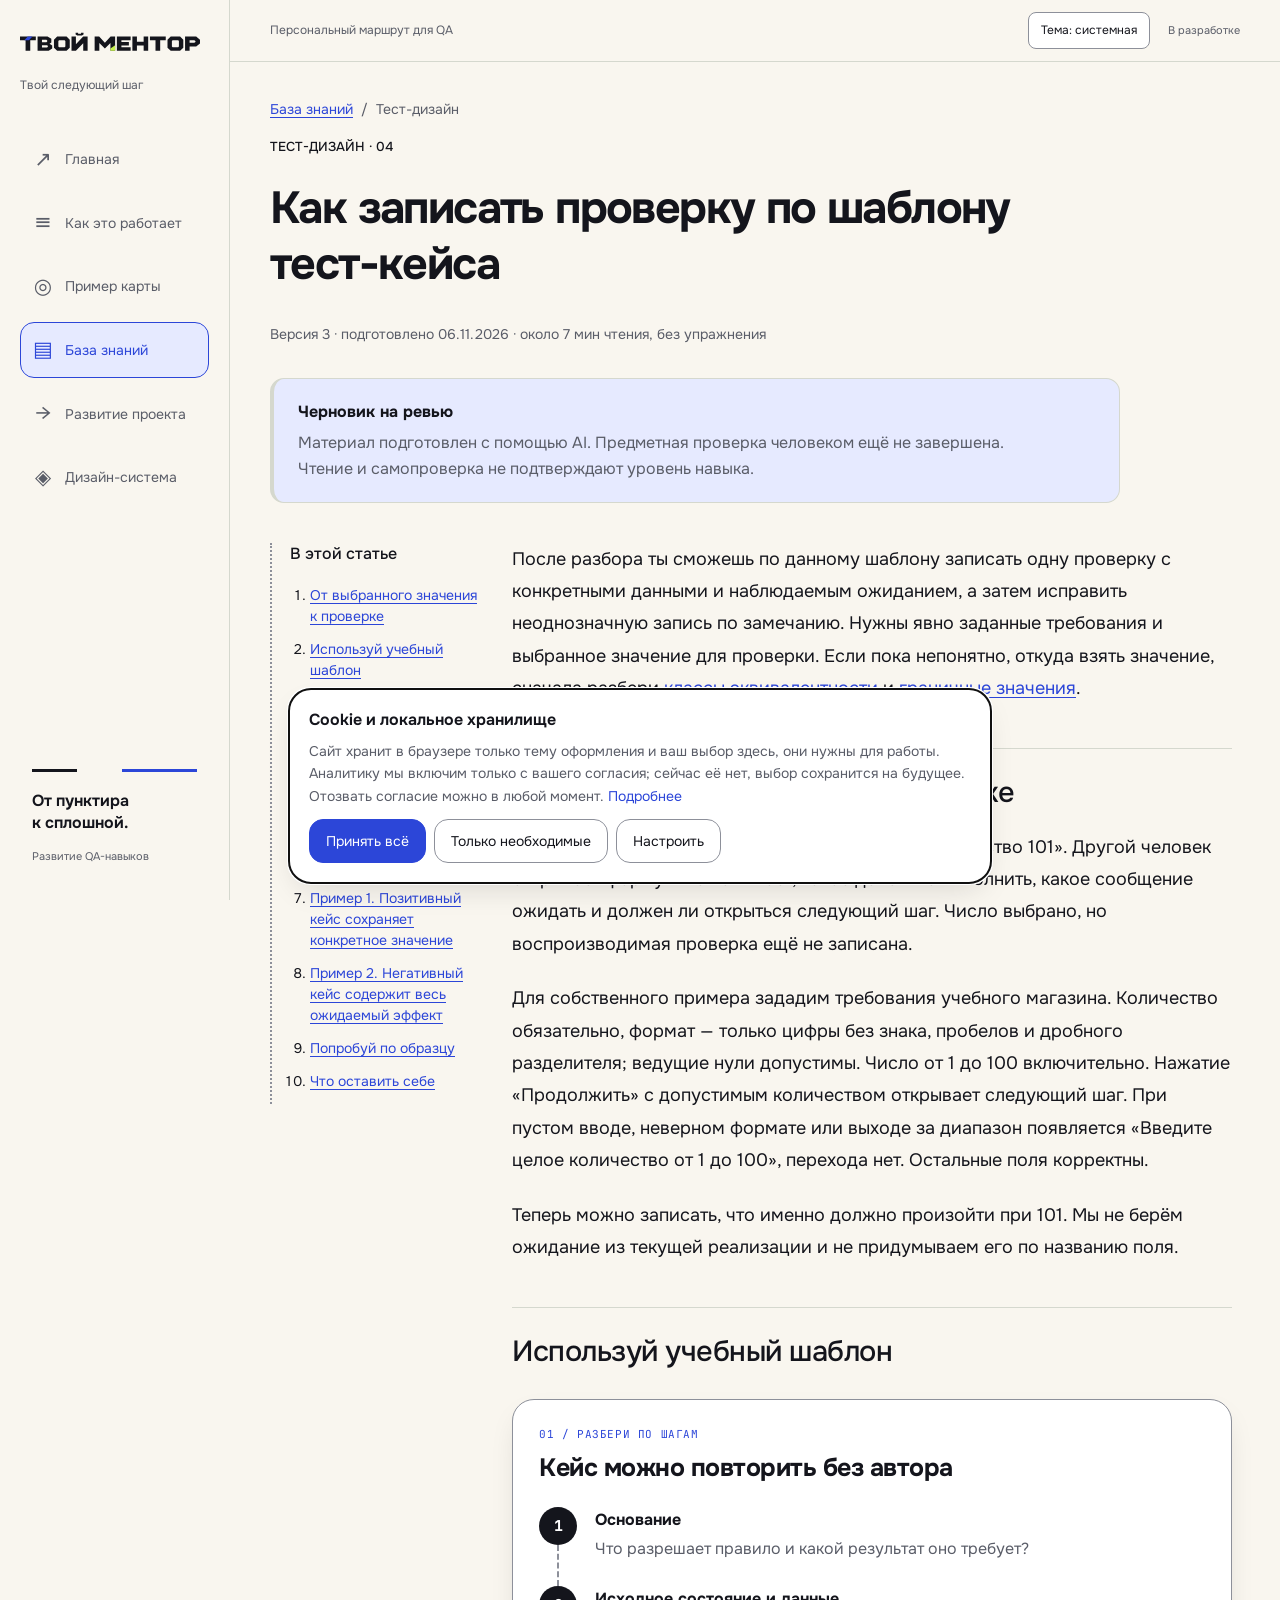
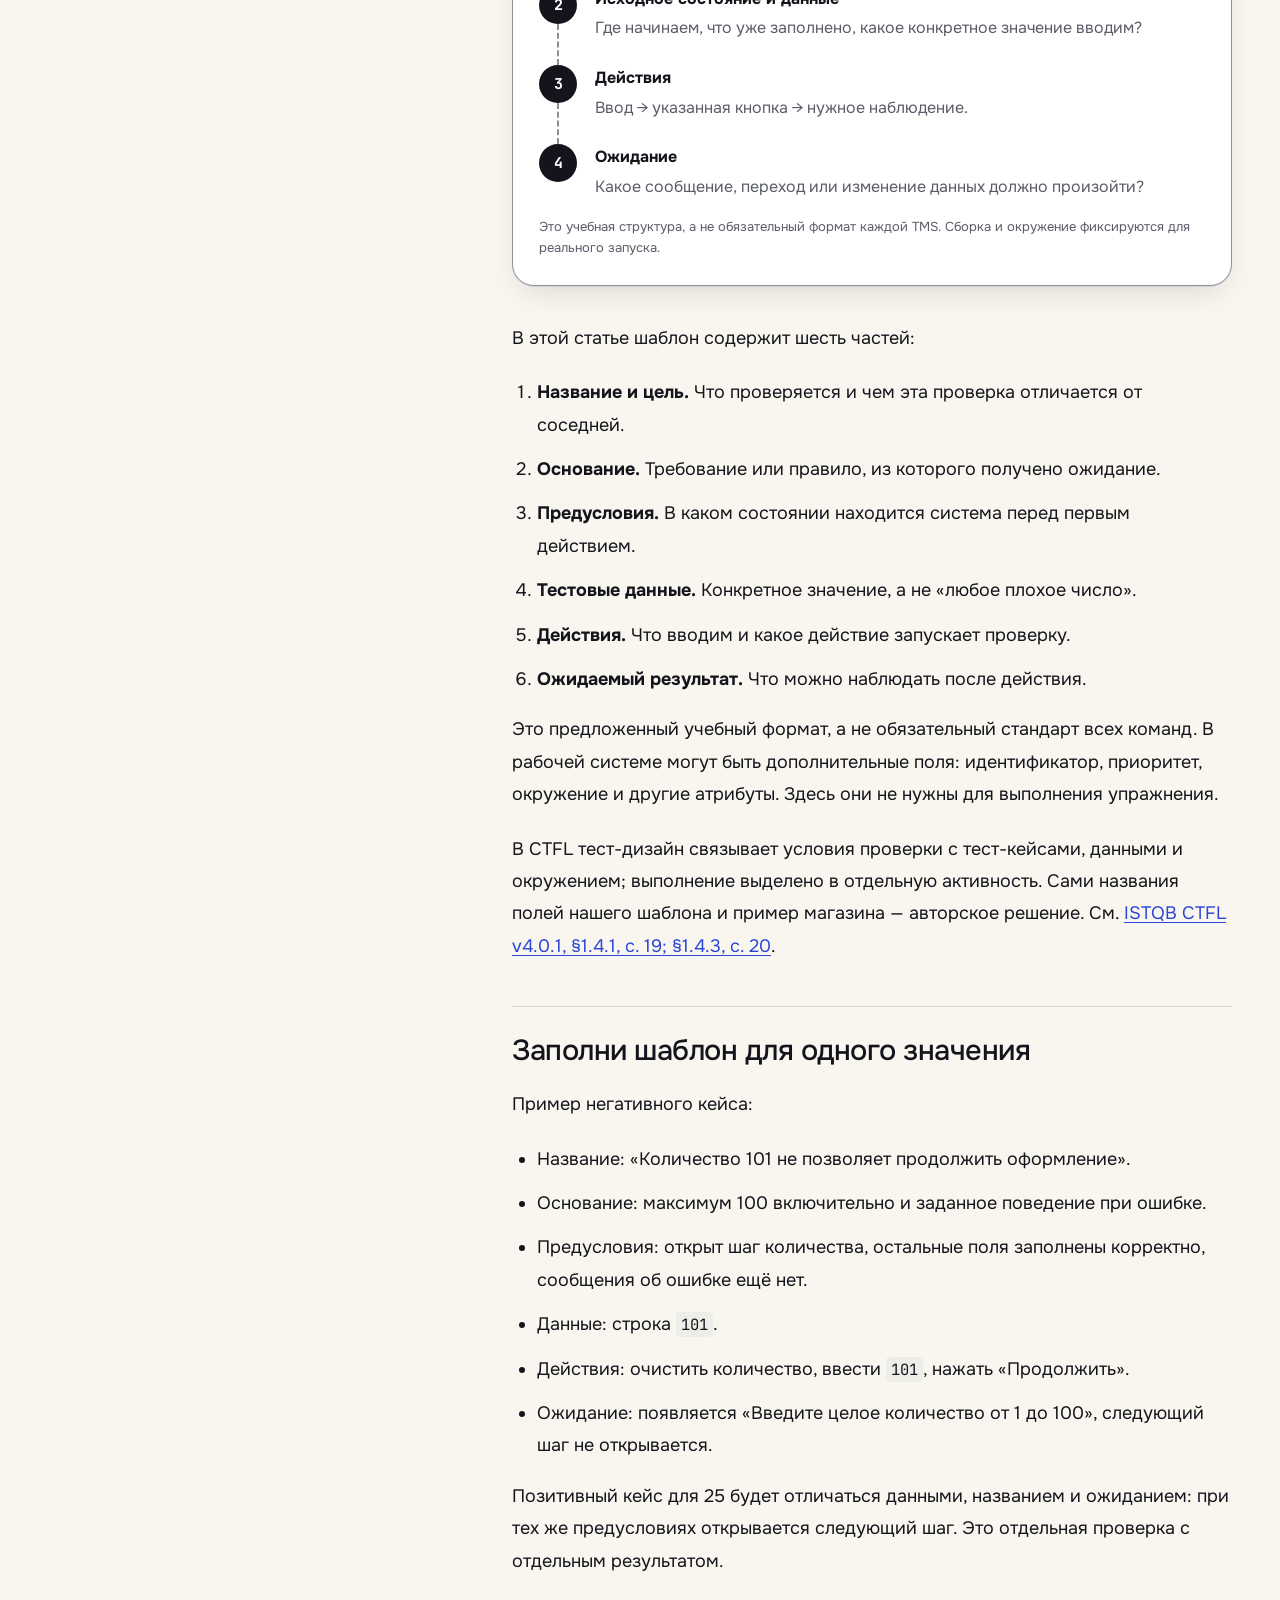
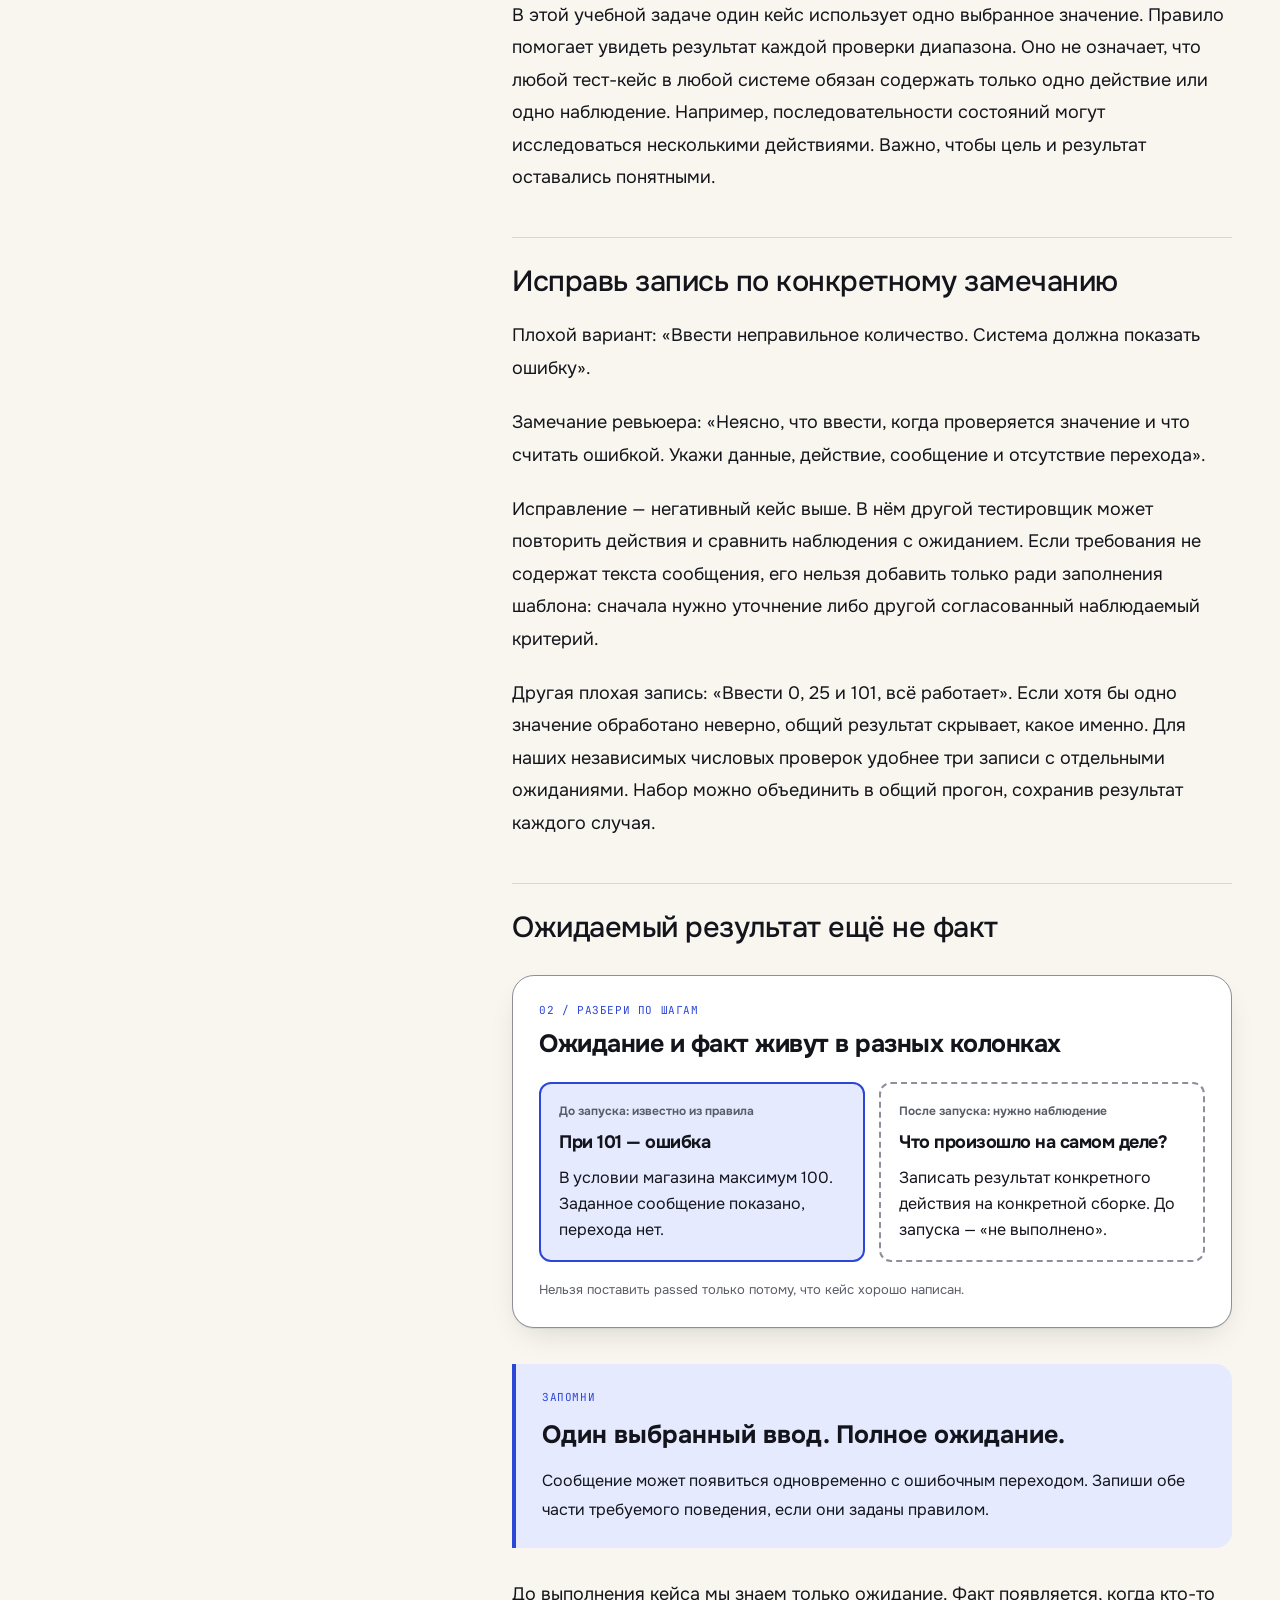
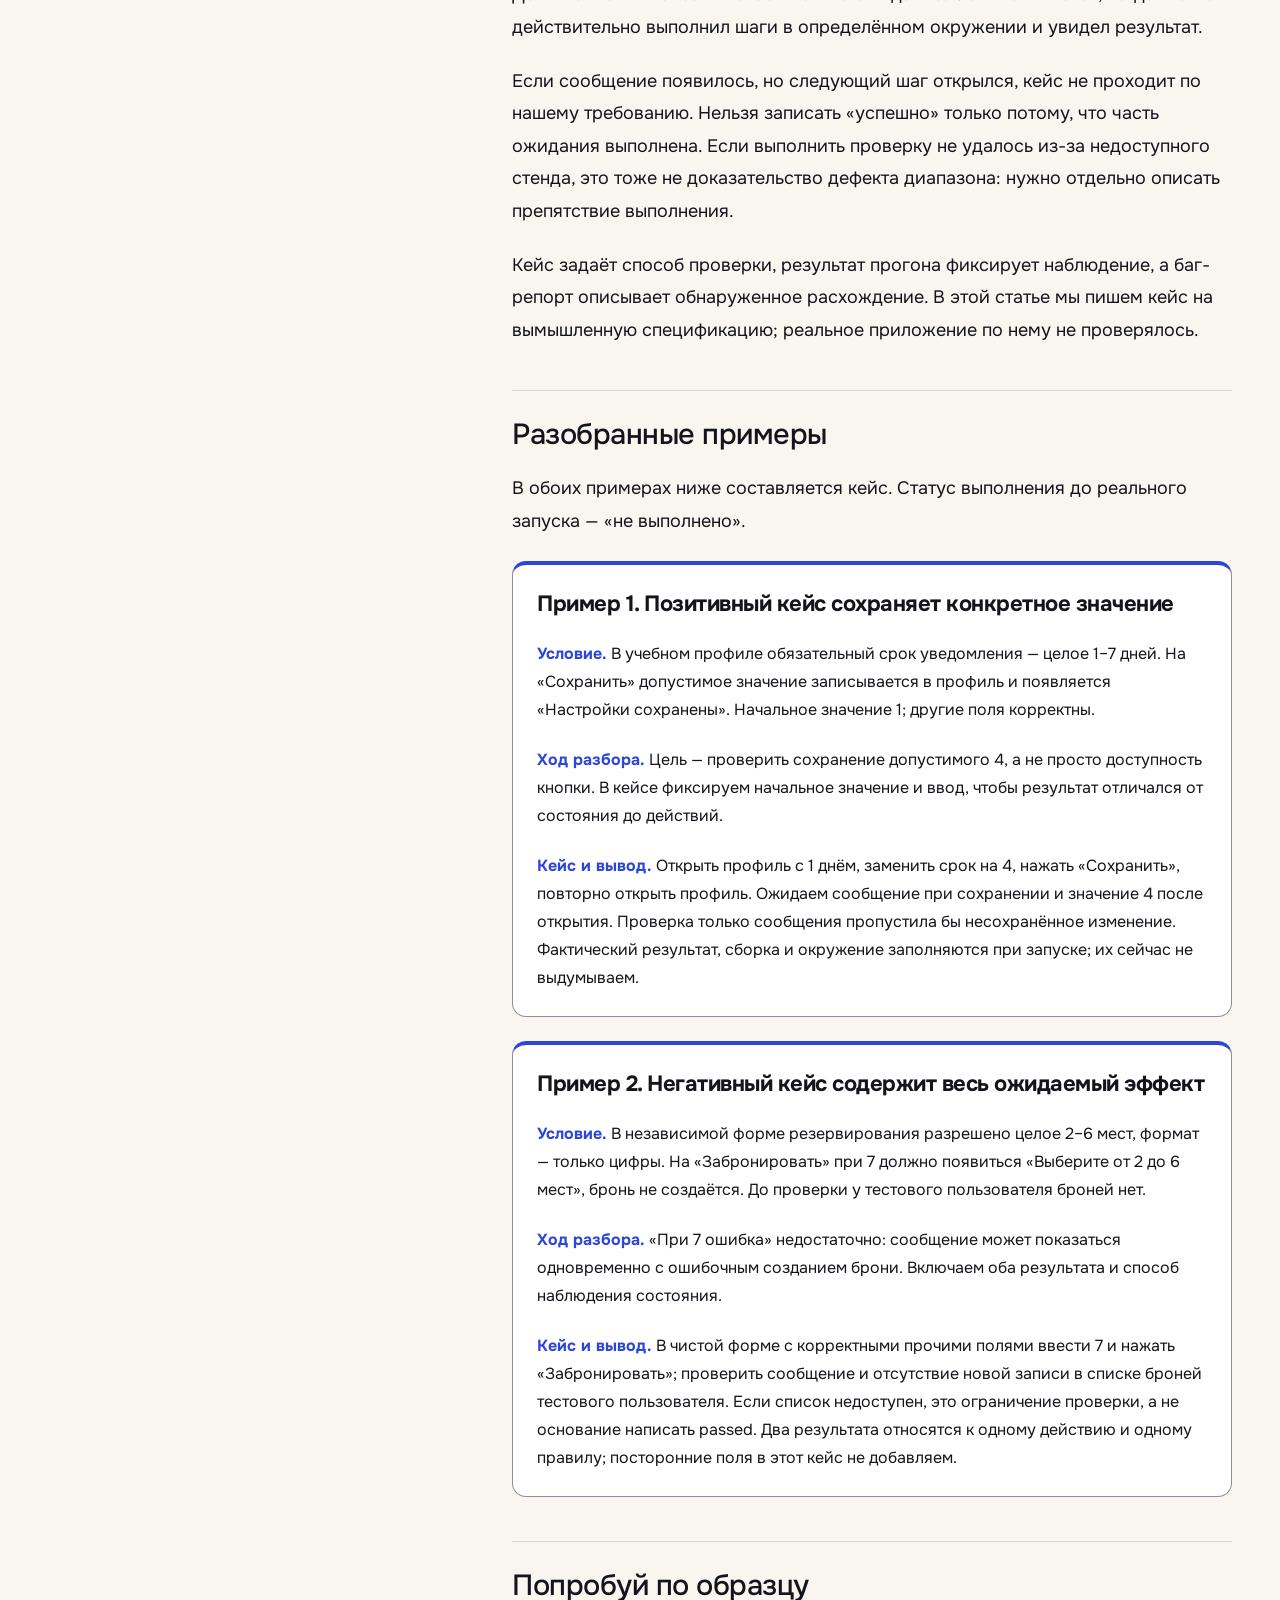
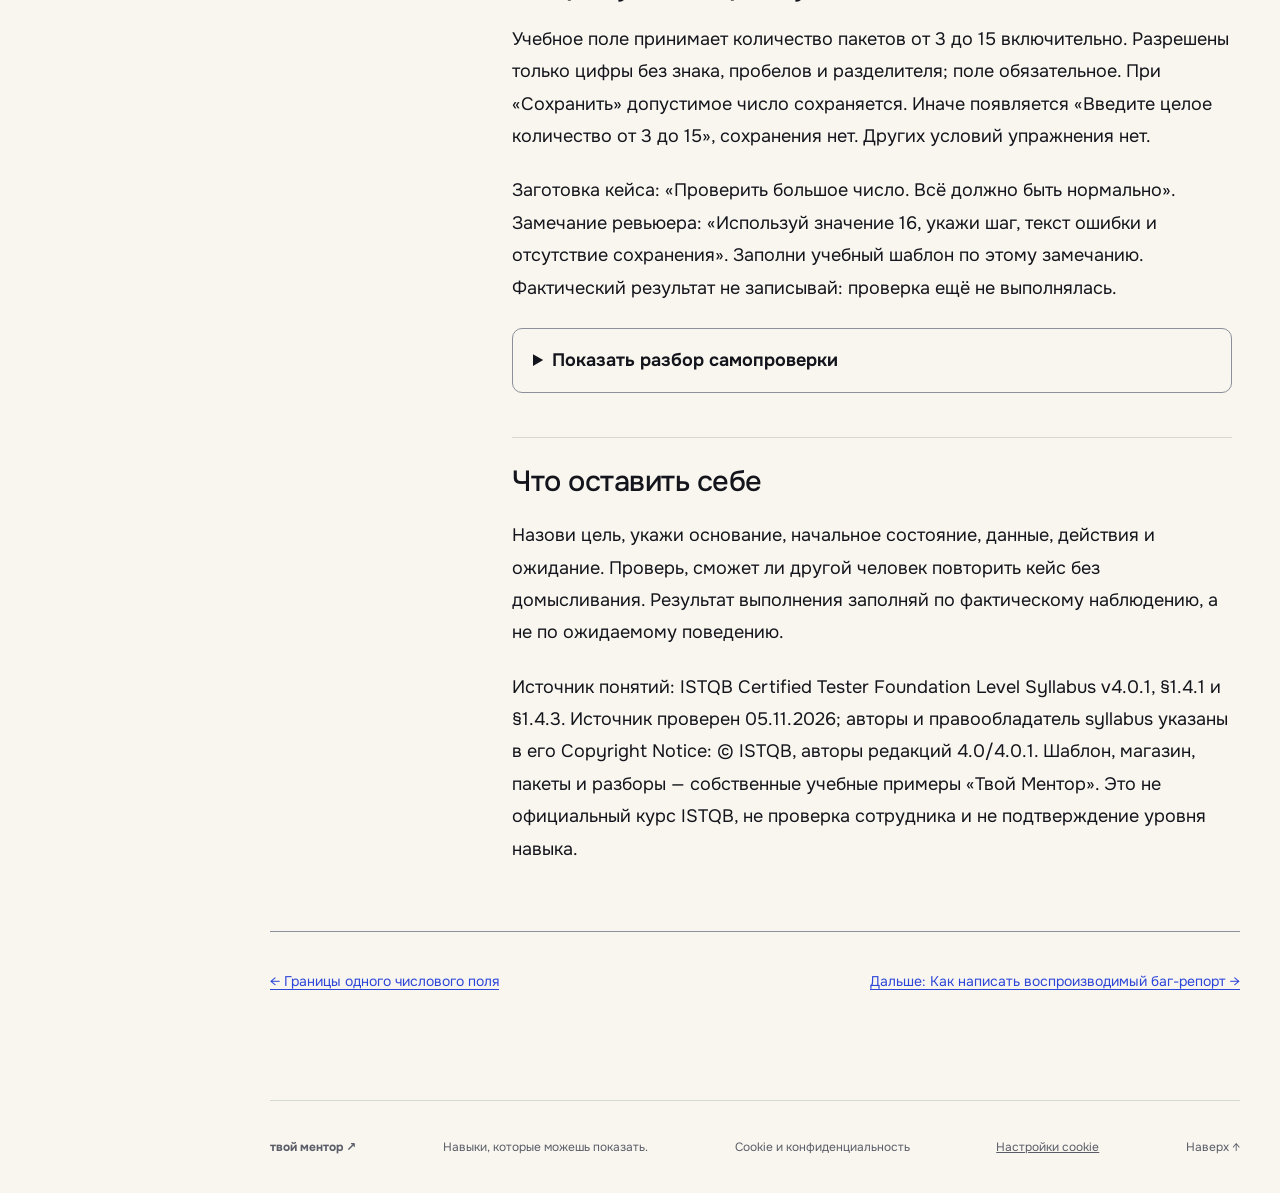
<file: knowledge/writing-test-cases/index.html>
<!doctype html>
<html lang="ru"><head>
<meta charset="utf-8"><meta name="viewport" content="width=device-width,initial-scale=1">
<meta name="robots" content="noindex, nofollow"><meta name="description" content="Преврати выбранное значение в воспроизводимую проверку с наблюдаемым ожиданием.">
<title>Как записать проверку по шаблону тест-кейса — Твой Ментор</title>
<link rel="icon" href="../../favicon.svg" type="image/svg+xml">
<link rel="stylesheet" href="../../theme.css"><link rel="stylesheet" href="../../styles.css">
<link rel="stylesheet" href="../../knowledge.css">
<link rel="stylesheet" href="../../site.css"><link rel="stylesheet" href="../../consent.css"><script src="../../site.js"></script><script src="../../consent.js" defer></script>
</head><body class="kb-page"><a class="skip" href="#main">К содержимому</a>
<aside class="site-sidebar" aria-label="Навигация сайта">
<a class="site-brand" href="../../index.html" aria-label="Твой Ментор — главная"><img data-brand-logo src="../../brand/logos/wordmark.svg" data-light-src="../../brand/logos/wordmark.svg" data-dark-src="../../brand/logos/wordmark-inverse.svg" alt="ТВОЙ МЕНТОР" width="180" height="25"></a>
<p class="site-caption">Твой следующий шаг</p>
<nav class="site-nav" aria-label="Основная навигация">
<a href="../../index.html"><span aria-hidden="true">↗</span>Главная</a>
<a href="../../index.html#approach"><span aria-hidden="true">≡</span>Как это работает</a>
<a href="../../index.html#demo"><span aria-hidden="true">◎</span>Пример карты</a>
<a href="../../knowledge/" aria-current="page"><span aria-hidden="true">▤</span>База знаний</a>
<a href="../../index.html#roadmap"><span aria-hidden="true">→</span>Развитие проекта</a>
<a href="../../design-system/"><span aria-hidden="true">◈</span>Дизайн-система</a>
</nav>
<div class="site-sidebar-foot"><span class="site-seam" aria-hidden="true"></span><p>От пунктира<br>к сплошной.</p><small>Развитие QA-навыков</small></div></aside>
<div class="site-workspace"><header class="site-topbar"><span>Персональный маршрут для QA</span><button type="button" data-theme-toggle hidden>Тема</button><span class="site-status">В разработке</span></header>
<main id="main" class="wrap kb-main"><nav class="kb-breadcrumbs" aria-label="Хлебные крошки"><a href="../">База знаний</a><span aria-hidden="true"> / </span><span>Тест-дизайн</span></nav>
<div class="kb-heading"><p class="eyebrow">ТЕСТ-ДИЗАЙН · 04</p><h1>Как записать проверку по шаблону тест-кейса</h1>
<p class="kb-meta">Версия 3 · подготовлено 06.11.2026 · около 7 мин чтения, без упражнения</p></div>
<aside class="kb-draft" aria-label="Статус материала"><strong>Черновик на ревью</strong><p>Материал подготовлен с помощью AI. Предметная проверка человеком ещё не завершена. Чтение и самопроверка не подтверждают уровень навыка.</p></aside><div class="kb-layout"><nav class="kb-toc" aria-label="В этой статье"><h2>В этой статье</h2><ol><li><a href="#section-1">От выбранного значения к проверке</a></li><li><a href="#section-2">Используй учебный шаблон</a></li><li><a href="#section-3">Заполни шаблон для одного значения</a></li><li><a href="#section-4">Исправь запись по конкретному замечанию</a></li><li><a href="#section-5">Ожидаемый результат ещё не факт</a></li><li><a href="#section-6">Разобранные примеры</a></li><li><a href="#section-7">Пример 1. Позитивный кейс сохраняет конкретное значение</a></li><li><a href="#section-8">Пример 2. Негативный кейс содержит весь ожидаемый эффект</a></li><li><a href="#section-9">Попробуй по образцу</a></li><li><a href="#section-10">Что оставить себе</a></li></ol></nav>
<article class="kb-prose" aria-label="Текст статьи"><p>После разбора ты сможешь по данному шаблону записать одну проверку с конкретными данными и наблюдаемым ожиданием, а затем исправить неоднозначную запись по замечанию. Нужны явно заданные требования и выбранное значение для проверки. Если пока непонятно, откуда взять значение, сначала разбери <a href="../equivalence-partitioning/">классы эквивалентности</a> и <a href="../boundary-values/">граничные значения</a>.</p>
<h2 id="section-1">От выбранного значения к проверке</h2>
<p>В списке тестировщика написано: «Проверить количество 101». Другой человек открывает форму и не понимает, какое действие выполнить, какое сообщение ожидать и должен ли открыться следующий шаг. Число выбрано, но воспроизводимая проверка ещё не записана.</p>
<p>Для собственного примера зададим требования учебного магазина. Количество обязательно, формат — только цифры без знака, пробелов и дробного разделителя; ведущие нули допустимы. Число от 1 до 100 включительно. Нажатие «Продолжить» с допустимым количеством открывает следующий шаг. При пустом вводе, неверном формате или выходе за диапазон появляется «Введите целое количество от 1 до 100», перехода нет. Остальные поля корректны.</p>
<p>Теперь можно записать, что именно должно произойти при 101. Мы не берём ожидание из текущей реализации и не придумываем его по названию поля.</p>
<h2 id="section-2">Используй учебный шаблон</h2>
<figure class="kb-visual"><figcaption><span class="kv-label">01 / Разбери по шагам</span><strong>Кейс можно повторить без автора</strong></figcaption><ol class="kv-flow"><li><span class="kv-step">1</span><div><b>Основание</b><p>Что разрешает правило и какой результат оно требует?</p></div></li><li><span class="kv-step">2</span><div><b>Исходное состояние и данные</b><p>Где начинаем, что уже заполнено, какое конкретное значение вводим?</p></div></li><li><span class="kv-step">3</span><div><b>Действия</b><p>Ввод → указанная кнопка → нужное наблюдение.</p></div></li><li><span class="kv-step">4</span><div><b>Ожидание</b><p>Какое сообщение, переход или изменение данных должно произойти?</p></div></li></ol><p class="kv-caption">Это учебная структура, а не обязательный формат каждой TMS. Сборка и окружение фиксируются для реального запуска.</p></figure>
<p>В этой статье шаблон содержит шесть частей:</p>
<ol><li><strong>Название и цель.</strong> Что проверяется и чем эта проверка отличается от соседней.</li><li><strong>Основание.</strong> Требование или правило, из которого получено ожидание.</li><li><strong>Предусловия.</strong> В каком состоянии находится система перед первым действием.</li><li><strong>Тестовые данные.</strong> Конкретное значение, а не «любое плохое число».</li><li><strong>Действия.</strong> Что вводим и какое действие запускает проверку.</li><li><strong>Ожидаемый результат.</strong> Что можно наблюдать после действия.</li></ol>
<p>Это предложенный учебный формат, а не обязательный стандарт всех команд. В рабочей системе могут быть дополнительные поля: идентификатор, приоритет, окружение и другие атрибуты. Здесь они не нужны для выполнения упражнения.</p>
<p>В CTFL тест-дизайн связывает условия проверки с тест-кейсами, данными и окружением; выполнение выделено в отдельную активность. Сами названия полей нашего шаблона и пример магазина — авторское решение. См. <a href="https://istqb.org/?download_id=3345&amp;sdm_process_download=1#page=19">ISTQB CTFL v4.0.1, §1.4.1, с. 19; §1.4.3, с. 20</a>.</p>
<h2 id="section-3">Заполни шаблон для одного значения</h2>
<p>Пример негативного кейса:</p>
<ul><li>Название: «Количество 101 не позволяет продолжить оформление».</li><li>Основание: максимум 100 включительно и заданное поведение при ошибке.</li><li>Предусловия: открыт шаг количества, остальные поля заполнены корректно, сообщения об ошибке ещё нет.</li><li>Данные: строка <code>101</code>.</li><li>Действия: очистить количество, ввести <code>101</code>, нажать «Продолжить».</li><li>Ожидание: появляется «Введите целое количество от 1 до 100», следующий шаг не открывается.</li></ul>
<p>Позитивный кейс для 25 будет отличаться данными, названием и ожиданием: при тех же предусловиях открывается следующий шаг. Это отдельная проверка с отдельным результатом.</p>
<p>В этой учебной задаче один кейс использует одно выбранное значение. Правило помогает увидеть результат каждой проверки диапазона. Оно не означает, что любой тест-кейс в любой системе обязан содержать только одно действие или одно наблюдение. Например, последовательности состояний могут исследоваться несколькими действиями. Важно, чтобы цель и результат оставались понятными.</p>
<h2 id="section-4">Исправь запись по конкретному замечанию</h2>
<p>Плохой вариант: «Ввести неправильное количество. Система должна показать ошибку».</p>
<p>Замечание ревьюера: «Неясно, что ввести, когда проверяется значение и что считать ошибкой. Укажи данные, действие, сообщение и отсутствие перехода».</p>
<p>Исправление — негативный кейс выше. В нём другой тестировщик может повторить действия и сравнить наблюдения с ожиданием. Если требования не содержат текста сообщения, его нельзя добавить только ради заполнения шаблона: сначала нужно уточнение либо другой согласованный наблюдаемый критерий.</p>
<p>Другая плохая запись: «Ввести 0, 25 и 101, всё работает». Если хотя бы одно значение обработано неверно, общий результат скрывает, какое именно. Для наших независимых числовых проверок удобнее три записи с отдельными ожиданиями. Набор можно объединить в общий прогон, сохранив результат каждого случая.</p>
<h2 id="section-5">Ожидаемый результат ещё не факт</h2>
<figure class="kb-visual"><figcaption><span class="kv-label">02 / Разбери по шагам</span><strong>Ожидание и факт живут в разных колонках</strong></figcaption><div class="kv-columns"><div class="kv-panel kv-solid"><span class="kv-tag">До запуска: известно из правила</span><h3>При 101 — ошибка</h3><p>В условии магазина максимум 100. Заданное сообщение показано, перехода нет.</p></div><div class="kv-panel kv-dashed"><span class="kv-tag">После запуска: нужно наблюдение</span><h3>Что произошло на самом деле?</h3><p>Записать результат конкретного действия на конкретной сборке. До запуска — «не выполнено».</p></div></div><p class="kv-caption">Нельзя поставить passed только потому, что кейс хорошо написан.</p></figure><aside class="kv-key" aria-label="Ключевая мысль"><span class="kv-label">Запомни</span><strong>Один выбранный ввод. Полное ожидание.</strong><p>Сообщение может появиться одновременно с ошибочным переходом. Запиши обе части требуемого поведения, если они заданы правилом.</p></aside>
<p>До выполнения кейса мы знаем только ожидание. Факт появляется, когда кто-то действительно выполнил шаги в определённом окружении и увидел результат.</p>
<p>Если сообщение появилось, но следующий шаг открылся, кейс не проходит по нашему требованию. Нельзя записать «успешно» только потому, что часть ожидания выполнена. Если выполнить проверку не удалось из-за недоступного стенда, это тоже не доказательство дефекта диапазона: нужно отдельно описать препятствие выполнения.</p>
<p>Кейс задаёт способ проверки, результат прогона фиксирует наблюдение, а баг-репорт описывает обнаруженное расхождение. В этой статье мы пишем кейс на вымышленную спецификацию; реальное приложение по нему не проверялось.</p>
<h2 id="section-6">Разобранные примеры</h2>
<p>В обоих примерах ниже составляется кейс. Статус выполнения до реального запуска — «не выполнено».</p>
<section class="kb-example" aria-labelledby="section-7"><h3 id="section-7">Пример 1. Позитивный кейс сохраняет конкретное значение</h3>
<p><strong>Условие.</strong> В учебном профиле обязательный срок уведомления — целое 1–7 дней. На «Сохранить» допустимое значение записывается в профиль и появляется «Настройки сохранены». Начальное значение 1; другие поля корректны.</p>
<p><strong>Ход разбора.</strong> Цель — проверить сохранение допустимого 4, а не просто доступность кнопки. В кейсе фиксируем начальное значение и ввод, чтобы результат отличался от состояния до действий.</p>
<p><strong>Кейс и вывод.</strong> Открыть профиль с 1 днём, заменить срок на 4, нажать «Сохранить», повторно открыть профиль. Ожидаем сообщение при сохранении и значение 4 после открытия. Проверка только сообщения пропустила бы несохранённое изменение. Фактический результат, сборка и окружение заполняются при запуске; их сейчас не выдумываем.</p>
</section><section class="kb-example" aria-labelledby="section-8"><h3 id="section-8">Пример 2. Негативный кейс содержит весь ожидаемый эффект</h3>
<p><strong>Условие.</strong> В независимой форме резервирования разрешено целое 2–6 мест, формат — только цифры. На «Забронировать» при 7 должно появиться «Выберите от 2 до 6 мест», бронь не создаётся. До проверки у тестового пользователя броней нет.</p>
<p><strong>Ход разбора.</strong> «При 7 ошибка» недостаточно: сообщение может показаться одновременно с ошибочным созданием брони. Включаем оба результата и способ наблюдения состояния.</p>
<p><strong>Кейс и вывод.</strong> В чистой форме с корректными прочими полями ввести 7 и нажать «Забронировать»; проверить сообщение и отсутствие новой записи в списке броней тестового пользователя. Если список недоступен, это ограничение проверки, а не основание написать passed. Два результата относятся к одному действию и одному правилу; посторонние поля в этот кейс не добавляем.</p>
</section><h2 id="section-9">Попробуй по образцу</h2>
<p>Учебное поле принимает количество пакетов от 3 до 15 включительно. Разрешены только цифры без знака, пробелов и разделителя; поле обязательное. При «Сохранить» допустимое число сохраняется. Иначе появляется «Введите целое количество от 3 до 15», сохранения нет. Других условий упражнения нет.</p>
<p>Заготовка кейса: «Проверить большое число. Всё должно быть нормально». Замечание ревьюера: «Используй значение 16, укажи шаг, текст ошибки и отсутствие сохранения». Заполни учебный шаблон по этому замечанию. Фактический результат не записывай: проверка ещё не выполнялась.</p>
<details class="kb-answer"><summary>Показать разбор самопроверки</summary><p>Один корректный ответ: название «Количество 16 не сохраняется»; основание — максимум 15 и правило ошибки; предусловия — открыта форма, остальные поля корректны; данные <code>16</code>; действия — ввести 16 и нажать «Сохранить»; ожидание — «Введите целое количество от 3 до 15», данные не сохранены. Статус выполнения неизвестен. Эквивалентные формулировки принимаются, если они сохраняют условия и наблюдаемый результат.</p></details>
<h2 id="section-10">Что оставить себе</h2>
<p>Назови цель, укажи основание, начальное состояние, данные, действия и ожидание. Проверь, сможет ли другой человек повторить кейс без домысливания. Результат выполнения заполняй по фактическому наблюдению, а не по ожидаемому поведению.</p>
<p>Источник понятий: ISTQB Certified Tester Foundation Level Syllabus v4.0.1, §1.4.1 и §1.4.3. Источник проверен 05.11.2026; авторы и правообладатель syllabus указаны в его Copyright Notice: © ISTQB, авторы редакций 4.0/4.0.1. Шаблон, магазин, пакеты и разборы — собственные учебные примеры «Твой Ментор». Это не официальный курс ISTQB, не проверка сотрудника и не подтверждение уровня навыка.</p></article></div>
<nav class="kb-pagination" aria-label="Другие материалы"><a href="../boundary-values/">← Границы одного числового поля</a>
<a href="../reproducible-bug-reports/">Дальше: Как написать воспроизводимый баг-репорт →</a></nav></main>
<footer class="wrap site-footer"><a href="../../index.html">твой ментор ↗</a><span>Навыки, которые можешь показать.</span><a href="../../privacy.html">Cookie и конфиденциальность</a><button type="button" class="cookie-settings" data-cookie-settings>Настройки cookie</button><a href="#main">Наверх ↑</a></footer></div>
</body></html>
</file>
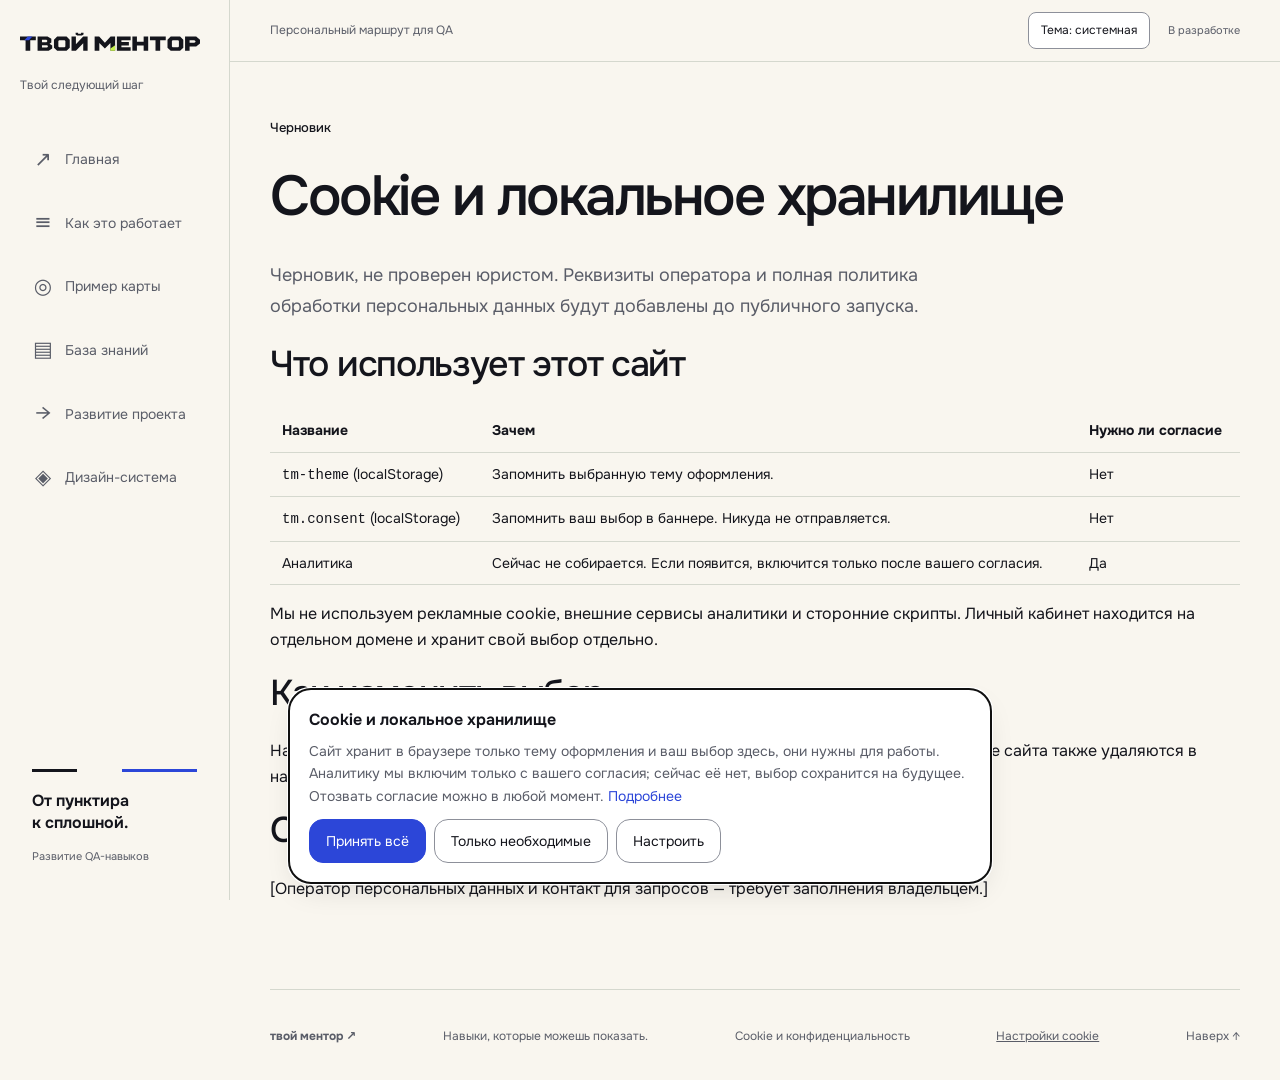
<file: privacy.html>
<!doctype html>
<html lang="ru"><head>
<meta charset="utf-8"><meta name="viewport" content="width=device-width,initial-scale=1">
<meta name="robots" content="noindex, nofollow"><title>Cookie и конфиденциальность — Твой Ментор</title>
<link rel="icon" href="favicon.svg" type="image/svg+xml">
<link rel="stylesheet" href="theme.css"><link rel="stylesheet" href="styles.css"><link rel="stylesheet" href="site.css"><link rel="stylesheet" href="consent.css">
<script src="site.js"></script><script src="consent.js" defer></script>
</head><body><a class="skip" href="#main">К содержимому</a>
<aside class="site-sidebar" aria-label="Навигация сайта">
<a class="site-brand" href="index.html" aria-label="Твой Ментор — главная"><img data-brand-logo src="brand/logos/wordmark.svg" data-light-src="brand/logos/wordmark.svg" data-dark-src="brand/logos/wordmark-inverse.svg" alt="ТВОЙ МЕНТОР" width="180" height="25"></a>
<p class="site-caption">Твой следующий шаг</p>
<nav class="site-nav" aria-label="Основная навигация">
<a href="index.html"><span aria-hidden="true">↗</span>Главная</a>
<a href="index.html#approach"><span aria-hidden="true">≡</span>Как это работает</a>
<a href="index.html#demo"><span aria-hidden="true">◎</span>Пример карты</a>
<a href="knowledge/"><span aria-hidden="true">▤</span>База знаний</a>
<a href="index.html#roadmap"><span aria-hidden="true">→</span>Развитие проекта</a>
<a href="design-system/"><span aria-hidden="true">◈</span>Дизайн-система</a>
</nav>
<div class="site-sidebar-foot"><span class="site-seam" aria-hidden="true"></span><p>От пунктира<br>к сплошной.</p><small>Развитие QA-навыков</small></div></aside>
<div class="site-workspace"><header class="site-topbar"><span>Персональный маршрут для QA</span><button type="button" data-theme-toggle hidden>Тема</button><span class="site-status">В разработке</span></header>
<main id="main" class="wrap public-main">
<p class="eyebrow">Черновик</p><h1>Cookie и локальное хранилище</h1>
<p class="public-intro">Черновик, не проверен юристом. Реквизиты оператора и полная политика обработки персональных данных будут добавлены до публичного запуска.</p>
<h2>Что использует этот сайт</h2>
<div class="legal-table-wrap"><table class="legal-table"><thead><tr><th>Название</th><th>Зачем</th><th>Нужно ли согласие</th></tr></thead><tbody>
<tr><td><code>tm-theme</code> (localStorage)</td><td>Запомнить выбранную тему оформления.</td><td>Нет</td></tr>
<tr><td><code>tm.consent</code> (localStorage)</td><td>Запомнить ваш выбор в баннере. Никуда не отправляется.</td><td>Нет</td></tr>
<tr><td>Аналитика</td><td>Сейчас не собирается. Если появится, включится только после вашего согласия.</td><td>Да</td></tr>
</tbody></table></div>
<p>Мы не используем рекламные cookie, внешние сервисы аналитики и сторонние скрипты. Личный кабинет находится на отдельном домене и хранит свой выбор отдельно.</p>
<h2>Как изменить выбор</h2>
<p>Нажмите «Настройки cookie» внизу страницы: можно дать согласие или отозвать его. Данные сайта также удаляются в настройках браузера.</p>
<h2>Оператор и обращения</h2>
<p>[Оператор персональных данных и контакт для запросов — требует заполнения владельцем.]</p>
</main>
<footer class="wrap site-footer"><a href="index.html">твой ментор ↗</a><span>Навыки, которые можешь показать.</span><a href="privacy.html">Cookie и конфиденциальность</a><button type="button" class="cookie-settings" data-cookie-settings>Настройки cookie</button><a href="#main">Наверх ↑</a></footer></div>
</body></html>
</file>
<file: theme.css>
/* Твой Ментор — дизайн-система «От пунктира к сплошной» (ADR 0012).
   Значения совпадают с docs/design/DESIGN-PRINCIPLES.md и прототипом docs/design/prototype/styles.css.
   Подключение в приложении — после Tailwind:
     @import 'tailwindcss';
     @import '@tvoi-mentor/ui/theme.css'; */



/* ---------- Шрифты: self-hosted, поднабор кириллица + латиница (ADR 0012) ---------- */
@font-face {
  font-family: "Unbounded";
  src: url("./fonts/unbounded-var.woff2") format("woff2");
  font-weight: 200 900;
  font-display: swap;
}
@font-face {
  font-family: "Onest";
  src: url("./fonts/onest-var.woff2") format("woff2");
  font-weight: 100 900;
  font-display: swap;
}
@font-face {
  font-family: "JetBrains Mono";
  src: url("./fonts/jetbrains-mono-var.woff2") format("woff2");
  font-weight: 100 800;
  font-display: swap;
}

/* ---------- Токены ---------- */
:root {
  color-scheme: light;
  --bg: #f2f3ee;
  --surface: #ffffff;
  --surface-2: #edeee8;
  --border: #d5d8ce;
  --border-strong: #8d909a;
  --text: #14151c;
  --text-2: #5a5d68;
  --primary: #14151c;
  --primary-hover: #2e3039;
  --on-primary: #ffffff;
  --primary-step: #2c46d8;
  --accent: #2c46d8;
  --accent-hover: #1b2fa6;
  --accent-soft: #e6eaff;
  --on-accent: #ffffff;
  --spark: #c6f24e;
  --on-spark: #14151c;
  --spark-text: #4a6300;
  --streak: #ff6a3d;
  --on-streak: #14151c;
  --ok: #157a4a;
  --ok-soft: #dff3e8;
  --warn: #a33a12;
  --warn-soft: #ffe7dc;
  --danger: #b3261e;
  --danger-soft: #fbe6e4;
  --focus: #2c46d8;
  --viz-estimate: #2c46d8;
  --viz-confirmed: #14151c;
  --viz-confirmed-fill: #c6f24e;
  --viz-target: #5a5d68;
  --viz-grid: #e2e4dc;
  --shadow: 0 1px 0 #d5d8ce, 0 12px 32px -12px rgb(20 21 28 / 0.18);
  --shadow-step: 0 3px 0 var(--primary-step);
  --tap: 44px;
}

@media (prefers-color-scheme: dark) {
  :root:not([data-theme="light"]) {
    color-scheme: dark;
    --bg: #0e0f14;
    --surface: #181a22;
    --surface-2: #22252f;
    --border: #2f333f;
    --border-strong: #6b6f7b;
    --text: #eef0ea;
    --text-2: #a3a7b5;
    --primary: #eef0ea;
    --primary-hover: #ffffff;
    --on-primary: #0e0f14;
    --primary-step: #8ea2ff;
    --accent: #8ea2ff;
    --accent-hover: #b3c0ff;
    --accent-soft: #232b4f;
    --on-accent: #0e0f14;
    --spark-text: #c6f24e;
    --ok: #5cc593;
    --ok-soft: #15301f;
    --warn: #ff9a7a;
    --warn-soft: #3a2118;
    --danger: #ff8a80;
    --danger-soft: #3a1b19;
    --focus: #8ea2ff;
    --viz-estimate: #8ea2ff;
    --viz-confirmed: #eef0ea;
    --viz-target: #a3a7b5;
    --viz-grid: #2f333f;
    --shadow: none;
    --shadow-step: none;
  }
}

:root[data-theme="dark"] {
  color-scheme: dark;
  --bg: #0e0f14;
  --surface: #181a22;
  --surface-2: #22252f;
  --border: #2f333f;
  --border-strong: #6b6f7b;
  --text: #eef0ea;
  --text-2: #a3a7b5;
  --primary: #eef0ea;
  --primary-hover: #ffffff;
  --on-primary: #0e0f14;
  --primary-step: #8ea2ff;
  --accent: #8ea2ff;
  --accent-hover: #b3c0ff;
  --accent-soft: #232b4f;
  --on-accent: #0e0f14;
  --spark-text: #c6f24e;
  --ok: #5cc593;
  --ok-soft: #15301f;
  --warn: #ff9a7a;
  --warn-soft: #3a2118;
  --danger: #ff8a80;
  --danger-soft: #3a1b19;
  --focus: #8ea2ff;
  --viz-estimate: #8ea2ff;
  --viz-confirmed: #eef0ea;
  --viz-target: #a3a7b5;
  --viz-grid: #2f333f;
  --shadow: none;
  --shadow-step: none;
}
</file>
<file: styles.css>
*{box-sizing:border-box}html{scroll-behavior:smooth;scroll-padding-top:24px}body{margin:0;font-family:Onest,system-ui,sans-serif;background:var(--bg);color:var(--text);line-height:1.6}a{color:inherit;text-decoration:none}button{font:inherit}a:focus-visible,button:focus-visible{outline:3px solid var(--focus);outline-offset:5px}a:hover{text-decoration:underline}.wrap{width:min(1240px,calc(100% - 80px));margin:auto}.header{min-height:110px;display:flex;align-items:center;justify-content:space-between;gap:24px}.brand{display:flex;align-items:center;gap:10px;font-weight:750;font-size:22px;letter-spacing:-.8px}.brand-mark{background:var(--text);color:var(--spark);width:36px;height:36px;display:grid;place-items:center;border-radius:8px;font-size:30px}.beta,.eyebrow,.caption,.art-coordinate,.line-sample,.roadmap-status{font-family:"JetBrains Mono",monospace;font-size:11px;letter-spacing:.045em}.beta{font-size:9px;letter-spacing:0;color:var(--text-2);margin-left:12px}.header nav{display:flex;gap:30px;font-size:14px}.header nav a,.footer a{padding:12px 0;min-height:44px}.hero{display:grid;grid-template-columns:1.06fr 1fr;gap:35px;padding-top:66px;padding-bottom:92px;align-items:center}.eyebrow{font-weight:500;margin:0 0 24px}.dot{display:inline-block;width:7px;height:7px;border-radius:50%;background:var(--accent);margin-right:9px}h1{font-family:Unbounded,system-ui,sans-serif;font-size:clamp(36px,4.4vw,64px);font-weight:550;line-height:1.19;letter-spacing:-2.5px;margin:0 0 30px}.highlight{background:var(--spark);box-decoration-break:clone;-webkit-box-decoration-break:clone;line-height:1.6;font-size:.79em;padding:5px 9px}.intro{font-size:18px;max-width:465px;color:var(--text-2);margin:22px 0 30px;line-height:1.65}.button{display:inline-flex;gap:28px;align-items:center;justify-content:space-between;min-height:56px;padding:16px 22px;background:var(--primary);color:var(--on-primary);border-radius:8px;box-shadow:0 4px 0 var(--primary-step);font-size:14px;font-weight:650}.button:hover{background:var(--primary-hover);text-decoration:none}.button span{font-size:23px;line-height:1}.caption{color:var(--text-2);font-size:10px;margin-top:18px}.hero-art{position:relative;padding:25px 0 45px;min-width:0}.hero-art svg{width:100%;display:block}.art-coordinate{color:var(--text-2);font-size:9px;position:absolute;left:16px}.top{top:0}.bottom{bottom:0}.art-note{position:absolute;right:0;bottom:53px;background:var(--surface);border:1px solid var(--border);border-radius:14px;padding:20px 25px;box-shadow:var(--shadow);transform:rotate(-4deg)}.art-note span{font-family:"JetBrains Mono",monospace;font-size:9px;color:var(--spark-text)}.art-note strong{display:block;font-size:20px;line-height:1.3;margin-top:9px}.ticker{background:var(--text);color:var(--bg);font-size:11px;letter-spacing:1.3px;padding:20px 0}.ticker .wrap{display:flex;justify-content:space-between;gap:12px;align-items:center}.ticker span{font-size:23px;color:var(--spark)}.section{padding-top:95px;padding-bottom:95px}.section-heading{display:grid;grid-template-columns:1.2fr 1fr;gap:85px;align-items:start;margin-bottom:50px}h2{font-family:Unbounded,system-ui,sans-serif;font-weight:500;font-size:clamp(25px,2.8vw,38px);line-height:1.4;letter-spacing:-1.3px;margin:0 0 20px}h3{font-size:21px;line-height:1.35;letter-spacing:-.5px}.section-heading p{color:var(--text-2);max-width:410px;margin:4px 0}.steps{display:grid;grid-template-columns:repeat(3,1fr);gap:35px}.steps article{border-top:1px solid var(--border-strong);padding-top:25px}.step-number{font-family:Unbounded,system-ui,sans-serif;font-size:30px;color:var(--accent)}.steps p{color:var(--text-2);font-size:15px;min-height:104px}.line-sample{display:block;margin-top:28px;padding-top:13px}.estimate{border-top:2px dashed var(--accent);color:var(--accent)}.target{border-top:2px dotted var(--text-2);color:var(--text-2)}.confirmed{border-top:2px solid var(--text)}.demo-section{background:var(--accent-soft)}.demo-grid{display:grid;grid-template-columns:1fr 1.1fr;gap:110px;align-items:center}.demo-card{padding:30px;background:var(--surface);border-radius:22px;border:1px solid var(--border);box-shadow:var(--shadow)}.card-top{display:flex;justify-content:space-between;align-items:baseline;gap:10px}.card-top .eyebrow{font-size:9px}.sample-badge{font-size:10px;background:var(--surface-2);padding:3px 7px;border-radius:4px}.demo-card h3{font-size:25px;margin:0 0 22px}.tabs{display:flex;gap:5px;flex-wrap:wrap}.tabs button{border:1px solid var(--border-strong);border-radius:8px;background:transparent;padding:10px 12px;font-size:12px;min-height:44px;cursor:pointer}.tabs button[aria-pressed=true]{background:var(--text);color:var(--surface);border-color:var(--text)}.level-display{display:grid;grid-template-columns:110px 1fr;align-items:center;gap:22px;min-height:155px}.level strong{font-family:Unbounded,system-ui,sans-serif;font-size:76px;line-height:1}.level span{margin-left:8px;font-size:12px;color:var(--text-2)}.level-display p{font-size:14px;color:var(--text-2)}.level-bars{display:flex;gap:9px;border:0}.level-bars i{height:10px;flex:1;background:var(--surface-2)}.level-bars.estimate i:nth-child(-n+3){border:2px dashed var(--accent);background:var(--accent-soft)}.level-bars.confirmed i:nth-child(-n+2){background:var(--text)}.level-bars.target i{border:2px dotted var(--text-2)}.next-step{background:var(--spark);border-radius:14px;padding:20px;margin-top:28px;color:var(--on-spark)}.next-step .eyebrow{display:block;font-size:9px;margin-bottom:12px}.next-step strong{font-size:17px}.next-step p{font-size:13px;margin:6px 0 0}.manifesto{max-width:900px;text-align:center}.manifesto h2{font-size:clamp(30px,4.5vw,58px);line-height:1.35}.manifesto h2 span{text-decoration:underline;text-decoration-color:var(--accent);text-underline-offset:12px}.manifesto>p:not(.eyebrow){max-width:530px;margin:30px auto;color:var(--text-2)}.progress-line{display:flex;align-items:center;margin:45px auto 0;max-width:550px;gap:0}.progress-line:before{content:"";flex:1;border-top:3px dashed var(--accent)}.progress-line span{flex:1;border-top:4px solid var(--text)}.progress-line b{width:45px;height:45px;display:grid;place-items:center;background:var(--spark);font-size:25px;border-radius:50%}.roadmap-section{background:var(--text);color:var(--bg)}.roadmap-section .section-heading p{color:#b9bdca}.roadmap{list-style:none;padding:0;display:grid;grid-template-columns:repeat(2,1fr);gap:0 50px}.roadmap li{position:relative;padding:28px 0 35px;border-top:2px dotted #8d909a}.roadmap li.done{border-top:2px solid var(--spark)}.roadmap li.current{border-top:2px dashed #8ea2ff}.roadmap-status{font-size:10px;color:#b9bdca}.done .roadmap-status{color:var(--spark)}.current .roadmap-status{color:#b3c0ff}.roadmap p{font-size:15px;color:#b9bdca;max-width:460px}.roadmap h3{margin-top:17px}.roadmap-footer{border-top:1px solid #5a5d68;padding-top:30px;margin-top:20px;display:flex;justify-content:space-between;gap:30px;align-items:center}.roadmap-footer strong{font-size:18px;max-width:480px}.text-link{font-size:14px;text-decoration:underline;text-underline-offset:5px;min-height:44px;display:flex;align-items:center}.footer{display:flex;justify-content:space-between;gap:20px;align-items:center;min-height:120px}.footer span,.footer>a:last-child{font-size:12px;color:var(--text-2)}.skip{position:absolute;top:-100px;left:20px;z-index:5;padding:12px;background:var(--surface)}.skip:focus{top:12px}
@media(min-width:1100px){.steps{grid-template-columns:1fr 1fr}.steps article:last-child{grid-column:1/-1;display:grid;grid-template-columns:80px 1fr 1.3fr;gap:20px;align-items:start}.steps article:last-child p{margin-top:0;min-height:0}.steps article:last-child h3{margin-top:4px}.steps article:last-child .line-sample{grid-column:2/-1;margin-top:0}}
@media(max-width:850px){.wrap{width:calc(100% - 40px)}.header{min-height:85px;flex-wrap:wrap;gap:8px;padding-top:20px;padding-bottom:20px}.brand{font-size:19px}.beta{font-size:8px;margin-left:3px}.header nav{gap:20px;font-size:12px}.hero{grid-template-columns:1fr;padding-top:40px;gap:30px;padding-bottom:60px}h1{font-size:clamp(35px,7.5vw,60px)}.hero-art{max-width:520px;width:100%;margin:auto}.section{padding-top:65px;padding-bottom:65px}.section-heading{grid-template-columns:1fr;gap:12px;margin-bottom:30px}.steps{grid-template-columns:1fr;gap:30px}.steps p{min-height:0}.demo-grid{grid-template-columns:1fr;gap:30px}.demo-card{padding:23px}.ticker{font-size:9px}.ticker .wrap{flex-wrap:wrap;justify-content:center}.roadmap{gap:0 25px}.roadmap-footer{align-items:start;flex-direction:column;gap:12px}.footer{flex-wrap:wrap;padding-top:25px;padding-bottom:25px;gap:10px}.footer .brand{width:100%}}
@media(max-width:480px){.roadmap{grid-template-columns:1fr}.level-display{grid-template-columns:90px 1fr;gap:14px}.level strong{font-size:64px}.tabs button{padding:10px 8px;font-size:11px}.hero-art .art-note{padding:15px;bottom:45px}.art-note strong{font-size:16px}.art-note span{font-size:8px}.button{font-size:12px;gap:12px;padding:15px}.eyebrow{font-size:9px}h1{letter-spacing:-1.6px}.manifesto h2{letter-spacing:-1px}.ticker .wrap{gap:7px}.ticker span:last-of-type{display:none}}
@media(prefers-reduced-motion:reduce){html{scroll-behavior:auto}}

/* Editorial details follow the project's Ink / Cobalt / Lime tokens. */
[hidden]{display:none!important}
::selection{background:var(--spark);color:var(--on-spark)}
.hero-copy,.section-heading>*,.demo-grid>*{min-width:0}
.hero-art:before,.hero-art:after{content:"+";position:absolute;color:var(--border-strong);font:20px "JetBrains Mono",monospace;line-height:1}
.hero-art:before{left:0;top:37px}.hero-art:after{right:0;bottom:24px}
.hero-art svg{aspect-ratio:520/480}
.art-note{max-width:85%}
.caption{font-size:12px;letter-spacing:0}
.beta{font-size:10px}
.art-coordinate{font-size:10px}
.art-note span,.card-top .eyebrow,.next-step .eyebrow{font-size:11px}
.ticker ul{list-style:none;margin:0 auto;padding:0;display:flex;justify-content:space-between;gap:24px}
.ticker li{display:flex;align-items:center;gap:22px;font-size:11px;text-transform:uppercase;letter-spacing:.07em}
.ticker li:before{content:"↗";font-size:23px;color:var(--spark)}
.steps article{position:relative}
.step-number{display:inline-flex;gap:12px;align-items:center}
.step-number:after{content:"";display:block;width:8px;height:8px;border:1.5px solid var(--accent);border-radius:50%}
.steps article:last-child .step-number:after{border-radius:0;background:var(--text);border-color:var(--text)}
.demo-section{position:relative;background-image:radial-gradient(var(--border-strong) .6px,transparent .6px);background-size:22px 22px}
.demo-section:before{content:"";position:absolute;inset:0;background:linear-gradient(90deg,var(--accent-soft) 28%,transparent);pointer-events:none}
.demo-grid{position:relative;gap:clamp(32px,6vw,90px)}
.demo-card{position:relative}
.demo-card:before{content:"";position:absolute;left:-1px;top:35px;width:4px;height:48px;background:var(--accent);border-radius:0 3px 3px 0}
.demo-hint{font-size:12px;color:var(--text-2);line-height:1.5;margin:12px 0 0}
.level-display{min-height:170px;grid-template-columns:115px minmax(0,1fr)}
.level{display:flex;align-items:baseline;white-space:nowrap}
.level-bars i{border-radius:2px}
.tabs button{transition:background-color .15s,color .15s,border-color .15s}
.tabs button:hover:not([aria-pressed=true]){background:var(--accent-soft);border-color:var(--accent)}
.button{transition:transform .15s,box-shadow .15s}
.button:hover{transform:translateY(-2px);box-shadow:0 6px 0 var(--primary-step)}
.button:active{transform:translateY(2px);box-shadow:0 2px 0 var(--primary-step)}
.faq-section{display:grid;grid-template-columns:1fr 1.1fr;gap:clamp(30px,6vw,100px);border-top:1px solid var(--border);padding-top:70px}
.faq-aside{color:var(--text-2);max-width:300px}
.faq-symbol{font:80px Unbounded,system-ui,sans-serif;color:var(--accent);display:block;line-height:1.3;transform:rotate(-12deg);transform-origin:left center;margin-top:25px}
.faq-list{border-top:1px solid var(--border-strong)}
.faq-list details{border-bottom:1px solid var(--border-strong)}
.faq-list summary{list-style:none;display:flex;justify-content:space-between;align-items:center;gap:20px;padding:24px 0;cursor:pointer;font-size:18px;font-weight:600;line-height:1.5;min-height:64px}
.faq-list summary::-webkit-details-marker{display:none}
.faq-list summary:after{content:"+";flex-shrink:0;width:28px;height:28px;display:grid;place-items:center;border-radius:50%;background:var(--surface-2);font-size:20px;color:var(--accent)}
.faq-list details[open] summary:after{content:"−";background:var(--spark);color:var(--on-spark)}
.faq-list summary:focus-visible{outline:3px solid var(--focus);outline-offset:5px}
.faq-list details p{margin:0 0 24px;font-size:15px;color:var(--text-2);max-width:510px}
.faq-list .text-link{margin-bottom:20px;color:var(--accent)}
.roadmap{counter-reset:stage;gap:0 60px}
.roadmap li{padding-right:45px;counter-increment:stage}
.roadmap li:after{content:"0" counter(stage);position:absolute;right:0;top:24px;font:28px Unbounded,system-ui,sans-serif;color:#8d909a}
.roadmap li.done:after{color:var(--spark)}
.roadmap li.current:after{color:#b3c0ff}
.roadmap-status{font-size:11px;letter-spacing:0}
.roadmap-section{position:relative;border-top:5px solid var(--accent)}
.roadmap-section:before{content:"";position:absolute;top:-5px;left:0;width:25%;height:5px;background:var(--spark)}
.footer{min-height:110px}
@media(min-width:851px) and (max-width:1099px){.steps{grid-template-columns:1fr 1fr}.steps article:last-child{grid-column:1/-1}.steps p{min-height:0}.line-sample{margin-top:auto}.steps article{display:flex;flex-direction:column}.steps h3{min-height:56px}.steps article:last-child h3{min-height:0}}
@media(max-width:850px){.ticker ul{display:grid;justify-content:start;gap:10px}.ticker li{font-size:11px;gap:14px}.ticker li:before{font-size:18px}.demo-section:before{background:linear-gradient(var(--accent-soft) 15%,transparent)}.faq-section{grid-template-columns:1fr;gap:28px}.faq-symbol{display:none}.caption{font-size:12px}.art-coordinate{font-size:9px}.beta{font-size:9px}}
@media(max-width:480px){.level-display{grid-template-columns:90px minmax(0,1fr);min-height:185px}.level-display p{font-size:14px}.demo-card{padding:22px 18px}.card-top .eyebrow{font-size:10px}.art-note span{font-size:9px}.next-step .eyebrow{font-size:10px}.hero .caption{max-width:260px}.faq-list summary{font-size:17px}.roadmap{gap:0}.roadmap li{padding-right:35px}.roadmap li:after{font-size:23px}.roadmap-status{font-size:10px}.brand-mark{flex-shrink:0}.art-note{right:4px}.section{padding-top:60px;padding-bottom:60px}}
@media(prefers-reduced-motion:reduce){*,*:before,*:after{transition:none!important;animation:none!important}.button:hover,.button:active{transform:none}}
</file>
<file: site.css>
/* Shared public shell, using the canonical ADR 0012 tokens. */
[hidden]{display:none!important}.site-sidebar{position:fixed;inset:0 auto 0 0;width:230px;padding:32px 20px;display:flex;flex-direction:column;border-right:1px solid var(--border);background:var(--bg);z-index:20}.site-brand{display:flex;align-items:center;gap:12px;font:800 21px/1.1 Unbounded,sans-serif;letter-spacing:-1px}.site-brand>span:first-child{font:700 48px Onest,sans-serif}.site-caption{font-size:12px;color:var(--text-2);margin:24px 0 36px}.site-nav{display:grid;gap:8px}.site-nav a{display:flex;align-items:center;gap:12px;min-height:48px;padding:10px 12px;border:1px solid transparent;border-radius:14px;font-size:14px;color:var(--text-2)}.site-nav a>span{width:20px;font-size:21px;text-align:center}.site-nav a:hover{background:var(--surface-2);text-decoration:none;color:var(--text)}.site-nav a[aria-current=page]{background:var(--accent-soft);border-color:var(--accent);color:var(--accent)}.site-sidebar-foot{margin-top:auto;padding:40px 12px 0}.site-sidebar-foot p{font-weight:650;line-height:1.4;margin:18px 0 8px}.site-sidebar-foot small{font-size:11px;color:var(--text-2)}.site-seam{display:block;height:3px;border-right:75px dashed var(--accent);background:linear-gradient(to right,var(--text) 50%,transparent 50%)}.site-workspace{margin-left:230px;min-width:0;min-height:100dvh}.site-workspace .wrap{width:calc(100% - 80px);max-width:1180px}.site-topbar{min-height:60px;padding:12px 40px;border-bottom:1px solid var(--border);display:flex;align-items:center;gap:18px;color:var(--text-2);font-size:12px}.site-status{margin-left:auto;font-size:11px}.site-topbar button{margin-left:auto;border:1px solid var(--border-strong);border-radius:8px;color:var(--text);background:var(--surface);padding:8px 12px;min-height:36px;font-size:12px;cursor:pointer}.site-topbar button:not([hidden])+.site-status{margin-left:0}.site-footer{border-top:1px solid var(--border);padding:24px 0;display:flex;flex-wrap:wrap;justify-content:space-between;gap:16px;color:var(--text-2);font-size:12px}.site-footer a{min-height:44px;display:flex;align-items:center}.site-footer>span{align-self:center}.site-footer a:first-child{font-weight:700}.eyebrow{font-family:Onest,sans-serif;font-size:13px;letter-spacing:0;text-transform:none}.public-main{padding:56px 0 72px}.public-hero{padding:12px 0 44px;border-bottom:1px solid var(--border)}.public-hero h1{font-size:clamp(30px,4.1vw,64px);font-weight:750;letter-spacing:-2.5px;line-height:1.2;margin:24px 0}.public-hero h1 span{color:var(--accent)}.public-intro{max-width:670px;font-size:18px;color:var(--text-2);line-height:1.7}.public-actions{display:flex;align-items:center;flex-wrap:wrap;gap:24px;margin-top:28px}.public-actions>a:not(.button){font-size:14px;color:var(--accent)}.public-caption{font-size:12px;color:var(--text-2);margin-top:20px}.button{border-radius:14px}.public-section-head{display:flex;align-items:center;justify-content:space-between;flex-wrap:wrap;gap:12px;margin:0 0 18px}.public-section-head h2,.public-section-title{font:650 18px/1.4 Onest,sans-serif;letter-spacing:0;margin:0}.public-tag{font-size:11px;padding:4px 10px;border-radius:8px;background:var(--surface-2);color:var(--text-2)}.public-next{padding-top:32px}.public-next-card{display:grid;grid-template-columns:auto minmax(0,1fr) auto;align-items:center;gap:24px;padding:28px;background:var(--surface);border:1px solid var(--border);border-radius:22px;box-shadow:var(--shadow)}.public-next-icon{width:56px;height:56px;background:var(--spark);color:var(--on-spark);border-radius:14px;display:grid;place-items:center;font-size:32px}.public-next-card .eyebrow{margin:0 0 8px;color:var(--text-2)}.public-next-card h3{font-size:28px;line-height:1.2;margin:0 0 12px}.public-next-card p:last-child{font-size:14px;color:var(--text-2);max-width:560px;margin:0}.public-next-card>a{color:var(--accent);font-weight:650;font-size:14px;max-width:155px}.public-approach{padding:40px 0}.public-route{padding:0;margin:20px 0 0;list-style:none;display:grid;grid-template-columns:repeat(3,minmax(0,1fr));gap:24px}.public-route li{border-top:2px dotted var(--border-strong);padding-top:16px}.public-route li>span{color:var(--accent);font:12px 'JetBrains Mono',monospace}.public-route h3{font-size:16px;margin:12px 0 8px}.public-route p{font-size:13px;color:var(--text-2);margin:0}.public-demo-grid{display:grid;grid-template-columns:minmax(0,1.3fr) minmax(0,1fr);gap:24px}.public-library{padding:30px;background:var(--accent-soft);border:1px solid var(--border);border-radius:22px}.public-library>span{float:right;color:var(--accent);font-size:48px;line-height:1}.public-library h3{font:700 27px/1.35 Unbounded,sans-serif;letter-spacing:-1px;margin:16px 0}.public-library p{font-size:15px}.public-library>a{display:inline-block;color:var(--accent);font-weight:650;margin-top:16px}.public-card-note{color:var(--text-2);font-size:12px!important;margin:24px 0 0!important}.public-manifesto{padding:64px 0 48px;max-width:850px}.public-manifesto h2{font-weight:700;font-size:clamp(26px,3.6vw,50px);line-height:1.3}.public-manifesto h2 span{text-decoration:underline;text-decoration-color:var(--accent);text-underline-offset:10px}.public-manifesto>p:last-of-type{max-width:650px;color:var(--text-2);font-size:16px}.public-progress-line{height:3px;border-right:4px solid var(--accent);border-top:3px dotted var(--text-2);position:relative;margin-top:36px;max-width:600px}.public-progress-line span{position:absolute;width:50%;left:0;top:-3px;border-top:3px solid var(--text)}.public-progress-line b{position:absolute;left:49%;top:-18px;background:var(--bg);padding:0 8px;color:var(--accent);font-size:24px}.public-faq{display:grid;grid-template-columns:1fr 1.3fr;gap:48px;padding:40px 0 56px;border-top:1px solid var(--border)}.public-faq h2{font-size:28px}.public-faq details{border-bottom:1px solid var(--border);padding:20px 0}.public-faq summary{cursor:pointer;font-weight:650;min-height:44px}.public-faq details p{font-size:15px;color:var(--text-2)}.public-faq details a{color:var(--accent)}.public-roadmap{padding:40px 0;border-top:1px solid var(--border)}.public-roadmap h2{font-size:30px;font-weight:650}.public-roadmap ol{display:grid;grid-template-columns:repeat(2,minmax(0,1fr));list-style:none;gap:24px;padding:0;margin:32px 0 0}.public-roadmap li{padding:24px;border:1px solid var(--border);border-radius:22px;background:var(--surface)}.public-roadmap li>span{font-size:12px;color:var(--accent)}.public-roadmap h3{font-size:20px;margin:12px 0}.public-roadmap li p{font-size:14px;color:var(--text-2);margin:0}.kb-main{padding-top:36px}.kb-heading{margin-top:16px}.kb-heading h1{font-size:clamp(28px,3.5vw,46px);font-weight:700}.kb-layout{grid-template-columns:minmax(170px,210px) minmax(0,720px);gap:32px}.kb-section{max-width:none;margin-top:40px}.kb-section>h2{font-family:Onest,sans-serif;font-weight:700;letter-spacing:-.5px}.kb-cards{gap:20px}.kb-card{border:1px solid var(--border);border-radius:22px;padding:26px;background:var(--surface);box-shadow:var(--shadow)}.kb-card h2{font-size:23px}.kb-card .eyebrow{font-size:12px}.kb-draft{border-radius:14px;background:var(--accent-soft);border-color:var(--border)}.kb-pagination a{font-size:14px}.kb-toc{border-left:2px dotted var(--border-strong);padding-left:18px}.kb-prose h2{border-top:1px solid var(--border);padding-top:24px}.kb-prose h2:first-child{border-top:0;padding-top:0}.kb-example{border-radius:14px}.kb-visual{border-radius:22px}.skip{position:fixed;top:-100px;left:16px;z-index:100;padding:12px 18px;background:var(--surface);border:1px solid var(--border-strong);border-radius:14px}.skip:focus{top:16px}html{scroll-behavior:auto}button:focus-visible,summary:focus-visible{outline:3px solid var(--focus);outline-offset:4px}
@media(max-width:1200px){.site-sidebar{width:200px;padding-inline:14px}.site-workspace{margin-left:200px}.site-workspace .wrap{width:calc(100% - 48px)}.site-topbar{padding-inline:24px}.public-next-card{grid-template-columns:auto minmax(0,1fr)}.public-next-card>a{grid-column:2;max-width:none}.public-demo-grid{grid-template-columns:1fr}.public-library h3 br{display:none}.public-library h3{max-width:500px}.kb-layout{grid-template-columns:1fr}.kb-toc{position:static;border-bottom:1px solid var(--border);padding-bottom:20px}.kb-toc ol{columns:2;column-gap:24px}.kb-toc li{break-inside:avoid}}
@media(max-width:760px){.site-sidebar{position:relative;width:auto;padding:16px;border-right:0;border-bottom:1px solid var(--border)}.site-brand{font-size:18px}.site-brand br{display:none}.site-brand>span:first-child{font-size:32px}.site-caption,.site-sidebar-foot{display:none}.site-nav{display:flex;gap:4px;overflow:auto;padding:4px;margin:16px -4px -4px}.site-nav a{flex:0 0 auto;min-height:44px;font-size:13px;padding:8px 12px}.site-nav a>span{display:none}.site-workspace{margin-left:0}.site-workspace .wrap{width:calc(100% - 32px)}.site-topbar{padding:10px 16px;gap:10px;font-size:11px;flex-wrap:wrap}.site-topbar button{font-size:11px}.site-status{font-size:10px}.public-main{padding-top:28px}.public-hero{padding-top:8px}.public-hero h1{font-size:clamp(25px,6.4vw,45px);letter-spacing:-1.5px}.public-intro{font-size:16px}.public-actions{gap:20px}.public-next-card{padding:20px;gap:16px}.public-next-card h3{font-size:23px}.public-next-icon{width:42px;height:42px;font-size:26px}.public-next-card>a{grid-column:1/-1}.public-route{grid-template-columns:1fr}.public-route li{padding-top:12px}.public-route h3{margin-top:8px}.public-faq{grid-template-columns:1fr;gap:12px}.public-roadmap ol{grid-template-columns:1fr}.public-library h3{font-size:23px}.demo-card{padding:20px}.level-display{grid-template-columns:100px 1fr;gap:14px}.level strong{font-size:64px}.tabs button{font-size:11px;padding:10px}.kb-heading h1{font-size:30px;overflow-wrap:normal}.kb-cards{grid-template-columns:1fr;gap:16px}.kb-toc ol{columns:1}.kb-card{padding:22px}.kb-card h2{font-size:23px}.kb-lead{font-size:17px}.site-footer{font-size:11px}.public-manifesto h2{font-size:26px}.public-faq h2,.public-roadmap h2{font-size:26px}}
.public-audience{padding-top:32px}.public-audience-grid{display:grid;grid-template-columns:repeat(2,minmax(0,1fr));gap:24px}.public-audience-card{padding:24px;background:var(--surface);border:1px solid var(--border);border-radius:22px}.public-audience-card .eyebrow{margin:0 0 8px;color:var(--text-2)}.public-audience-card h3{font-size:20px;line-height:1.3;margin:0 0 8px}.public-audience-card p:last-child{font-size:14px;color:var(--text-2);margin:0}.public-audience-note{font-size:13px;color:var(--text-2);margin:16px 0 0}
.kb-preview{display:grid;grid-template-columns:repeat(3,minmax(0,1fr));gap:24px}.kb-preview-group{border-top:2px dotted var(--border-strong);padding-top:16px}.kb-preview-group h3{font-size:16px;margin:0 0 8px}.kb-preview-group ol{list-style:none;margin:0;padding:0}.kb-preview-group a{display:flex;align-items:center;min-height:44px;padding:6px 0;font-size:14px;line-height:1.4;color:var(--accent)}
.signal-rows{list-style:none;margin:16px 0 0;padding:0;display:grid;gap:4px}.signal-rows li{display:grid;grid-template-columns:128px minmax(0,1fr) 20px;align-items:center;gap:12px;padding:8px 10px;border:1px solid transparent;border-radius:8px;font-size:13px}.signal-rows li.is-active{border-color:var(--accent)}.signal-rows strong{text-align:right}
.public-final{margin-top:24px;padding:40px;background:var(--accent-soft);border:1px solid var(--border);border-radius:22px}.public-final .eyebrow{margin:0}.public-final h2{font-size:clamp(24px,3vw,40px);font-weight:700;line-height:1.3;margin:12px 0 0}.public-final h2 span{color:var(--accent)}.public-final .public-caption{margin-bottom:0}.public-final .public-caption:empty{display:none}.pilot-stub{min-height:44px;padding:10px 16px;border:1px dashed var(--border-strong);border-radius:14px;background:transparent;color:var(--text-2);font:inherit;font-size:14px;cursor:not-allowed}
@media(max-width:1200px){.kb-preview{grid-template-columns:repeat(2,minmax(0,1fr))}}
@media(max-width:760px){.public-audience-grid,.kb-preview{grid-template-columns:1fr;gap:16px}.public-final{padding:24px 20px}.signal-rows li{grid-template-columns:106px minmax(0,1fr) 16px;gap:8px;padding-inline:6px;font-size:12px}}
@media(prefers-reduced-motion:no-preference){html{scroll-behavior:smooth}.site-nav a{transition:background-color 150ms ease,color 150ms ease}}

/* ADR 0038: approved public web brand. Application tokens remain managed in packages/ui. */
:root{--bg:#f9f6ef;--lilac:#ded7f5;--font-display:Onest,system-ui,sans-serif}
:root[data-theme=dark]{--bg:#0e0f14;--lilac:#302c49}
@media(prefers-color-scheme:dark){:root:not([data-theme=light]){--bg:#0e0f14;--lilac:#302c49}}
.site-brand img{display:block;width:180px;height:auto;max-width:100%}.site-brand{min-width:0}
.site-workspace h1,.site-workspace h2,.site-workspace h3{font-family:Onest,system-ui,sans-serif}
.site-workspace .approved-home{width:100%;max-width:1440px;padding:0;margin-inline:auto}
.approved-home .section-heading{display:block}.approved-home .hero-art{padding:0}.approved-home .hero-art:before,.approved-home .hero-art:after{display:none}
.approved-home .hero h1{font-family:Onest,system-ui,sans-serif;font-weight:900;line-height:1.08}
.approved-home .retained-sections{padding:40px 6%}.approved-home .retained-sections .public-next{padding-bottom:25px}
.approved-home .public-demo{padding-block:30px}.approved-home .public-final{padding-bottom:40px}
.approved-home .public-roadmap{margin-top:40px}.approved-home .public-audience{padding-top:0}
.approved-home .roadmap-journey .journey-node{width:40px;height:40px;min-width:0;display:grid;place-items:center;background:var(--bg);color:var(--text);border-radius:8px}
.approved-home .roadmap-journey .journey-open .journey-node{background:var(--spark);color:var(--on-spark)}
.site-nav{scrollbar-width:none}.site-nav::-webkit-scrollbar{display:none}
@media(max-width:700px){.site-sidebar{position:relative;inset:auto;width:auto;padding:22px 20px 0;border-right:0}.site-sidebar .site-brand{width:180px}.site-caption,.site-sidebar-foot{display:none}.site-sidebar .site-nav{display:flex;overflow-x:auto;padding:14px 0;gap:3px}.site-nav a{white-space:nowrap;min-height:44px;font-size:11px;padding:8px 10px}.site-nav a>span{display:none}.site-workspace{margin-left:0}.site-topbar{padding:12px 24px}.site-workspace .approved-home{width:100%}.approved-home .retained-sections{padding:30px 24px}}
</file>
<file: roadmap.css>
/* A route, rather than a grid of release cards. */
.journey-stage h3 br{display:initial!important}
.journey-heading{display:grid;grid-template-columns:1.2fr 1fr;gap:48px;align-items:end;margin-bottom:48px}.journey-heading h2{font-size:clamp(28px,3.4vw,48px);font-weight:750;line-height:1.3;margin:0;letter-spacing:-1.7px}.journey-heading h2 span{color:var(--accent)}.journey-heading>p{font-size:16px;color:var(--text-2);max-width:390px;margin:0 0 8px}.journey-map{position:relative}.journey-axis{display:flex;justify-content:space-between;font-size:11px;color:var(--text-2);margin-bottom:16px}.public-roadmap.roadmap-journey ol{grid-template-columns:repeat(4,minmax(0,1fr));gap:0;margin:0;position:relative}.public-roadmap .journey-stage{position:relative;min-width:0;border:0;border-radius:0;background:transparent;padding:24px 20px 28px 0;display:flex;flex-direction:column;align-items:start}.journey-stage::before{content:'';position:absolute;top:84px;left:0;right:0;border-top:3px solid var(--text)}.journey-stage.journey-pilot::before{border-top:3px dashed var(--accent)}.journey-stage.journey-future::before{border-top:3px dotted var(--border-strong)}.journey-stage .journey-number{font:600 42px/1 Unbounded,sans-serif;color:var(--border-strong);letter-spacing:-3px;display:block;margin-bottom:20px}.journey-node{position:relative;width:40px;height:40px;display:grid;place-items:center;background:var(--bg);color:var(--text);font-size:24px;margin-bottom:24px;border:2px solid var(--text);border-radius:8px;z-index:1}.journey-open .journey-node{background:var(--spark);color:var(--on-spark);border-color:var(--on-spark);transform:rotate(-8deg)}.journey-pilot .journey-node{border:2px dashed var(--accent);color:var(--accent);border-radius:50%}.journey-future .journey-node{border:2px dotted var(--border-strong);color:var(--text-2);border-radius:50%}.public-roadmap .journey-stage>.journey-status{font:500 11px/1.5 Onest,sans-serif;color:var(--text-2);min-height:34px}.public-roadmap .journey-open>.journey-status{color:var(--spark-text)}.public-roadmap .journey-stage h3{font:700 clamp(17px,1.6vw,23px)/1.3 Onest,sans-serif;letter-spacing:-.6px;margin:8px 0 16px}.public-roadmap .journey-stage p{font-size:13px;line-height:1.65;margin-bottom:24px;max-width:230px}.public-roadmap .journey-stage>.journey-detail{font:500 11px/1.5 Onest,sans-serif;color:var(--text-2);padding-top:12px;margin-top:auto;border-top:1px solid var(--border);width:100%}.public-roadmap .journey-open>a.journey-detail{color:var(--accent);font-weight:650;min-height:44px}.journey-open::after{content:'';position:absolute;inset:8px 10px 0 -12px;border:1px solid var(--border);border-radius:22px;background:var(--surface);z-index:-1}.public-roadmap .journey-open{isolation:isolate;padding-left:12px;margin-left:-12px;padding-right:26px}.journey-footnote{display:flex;gap:16px;align-items:center;border-top:1px solid var(--border);padding-top:24px;margin:32px 0 0;color:var(--text-2);font-size:13px;max-width:760px}.journey-footnote>span{color:var(--accent);font-size:30px}
@media(max-width:1150px){.journey-heading{gap:24px}.public-roadmap.roadmap-journey ol{grid-template-columns:repeat(2,minmax(0,1fr));gap:20px 0}.public-roadmap .journey-stage{padding-right:28px}.journey-stage p{max-width:300px}.journey-open::after{right:16px}.journey-heading>p{font-size:14px}.public-roadmap .journey-stage h3{font-size:24px}}
@media(max-width:600px){.journey-heading{grid-template-columns:1fr;gap:20px;margin-bottom:32px}.journey-heading h2{font-size:28px;letter-spacing:-1px}.journey-axis{display:none}.public-roadmap.roadmap-journey ol{grid-template-columns:1fr;gap:0}.public-roadmap .journey-stage{padding:16px 16px 32px 68px;margin:0;min-height:240px}.journey-stage::before{top:38px;bottom:0;left:22px;right:auto;border-top:0;border-left:3px solid var(--text)}.journey-stage.journey-pilot::before{border-top:0;border-left:3px dashed var(--accent)}.journey-stage.journey-future::before{border-top:0;border-left:3px dotted var(--border-strong);bottom:38px}.journey-stage .journey-node{position:absolute;left:4px;top:16px;margin:0;width:38px;height:38px}.journey-stage .journey-number{position:absolute;right:18px;top:18px;font-size:32px;opacity:.55}.public-roadmap .journey-stage>.journey-status{min-height:0;padding-right:42px}.public-roadmap .journey-stage h3{font-size:24px;margin-top:12px}.public-roadmap .journey-stage h3 br{display:none}.public-roadmap .journey-stage p{max-width:none}.public-roadmap .journey-stage>.journey-detail{margin-top:0}.journey-open::after{inset:0 0 12px 52px}.journey-footnote{margin-top:8px;align-items:start;font-size:12px}}
</file>
<file: consent.css>
.cookie-consent{position:fixed;inset:auto 16px 16px 16px;z-index:90;max-width:704px;max-height:calc(100dvh - 32px);overflow-y:auto;margin-inline:auto;padding:20px;border:1px solid var(--border-strong);border-radius:22px;background:var(--surface);color:var(--text);box-shadow:var(--shadow);font-size:14px}
.cookie-consent h2{font:650 16px/1.4 Onest,sans-serif;letter-spacing:0;margin:0 0 8px}
.cookie-consent p{margin:0 0 12px;color:var(--text-2);line-height:1.6}
.cookie-consent a{color:var(--accent)}
.cookie-consent__options{display:grid;gap:8px;margin:0 0 12px;padding:0;border:0}
.cookie-consent__actions{display:flex;flex-wrap:wrap;gap:8px}
.cookie-consent button,.cookie-settings{min-height:44px;padding:8px 16px;border:1px solid var(--border-strong);border-radius:14px;background:var(--surface);color:var(--text);font:inherit;cursor:pointer}
.cookie-consent button.cookie-primary{background:var(--accent);border-color:var(--accent);color:var(--on-accent,#fff)}
.cookie-settings{padding:0;border:0;background:none;text-decoration:underline;font-size:12px;color:var(--text-2)}
.cookie-consent :focus-visible,.cookie-settings:focus-visible{outline:3px solid var(--focus);outline-offset:3px}
.legal-table-wrap{max-width:100%;overflow-x:auto}.legal-table{width:100%;min-width:480px;border-collapse:collapse;font-size:14px}.legal-table th,.legal-table td{text-align:left;vertical-align:top;padding:10px 12px;border-bottom:1px solid var(--border)}
</file>
<file: brand-home.css>
@font-face{font-family:Onest;src:url('brand/fonts/onest-var.woff2') format('woff2');font-weight:100 900;font-display:swap}@font-face{font-family:'JetBrains Mono';src:url('brand/fonts/jetbrains-mono-var.woff2') format('woff2');font-weight:100 800;font-display:swap}
:root{color-scheme:light;--bg:#f9f6ef;--surface:#fff;--surface-2:#f0ece5;--text:#14151c;--muted:#5a5d68;--accent:#2c46d8;--on-accent:#fff;--lilac:#ded7f5;--lime:#c6f24e;--border:#dedbd4;--strong-border:#8d909a;--primary:#14151c;--on-primary:#fff;--soft:#eceaff;--error:#b3261e;--error-soft:#fbe6e4;--success:#157a4a;--success-soft:#dff3e8;--shadow:0 18px 45px -22px #14151c35;--rail:232px;--radius:22px;--ease:cubic-bezier(.22,1,.36,1)}
:root[data-theme=dark]{color-scheme:dark;--bg:#0e0f14;--surface:#181a22;--surface-2:#22252f;--text:#eef0ea;--muted:#a3a7b5;--accent:#8ea2ff;--on-accent:#0e0f14;--lilac:#302c49;--border:#2f333f;--strong-border:#6b6f7b;--primary:#eef0ea;--on-primary:#0e0f14;--soft:#232b4f;--error:#ff8a80;--error-soft:#3a1b19;--success:#5cc593;--success-soft:#15301f;--shadow:none}
*{box-sizing:border-box}html{scroll-behavior:smooth;scroll-padding-top:98px}body{margin:0;background:var(--bg);color:var(--text);font-family:Onest,system-ui,sans-serif;font-size:16px;line-height:1.6}button,input,select{font:inherit}button,a,input,select,summary{-webkit-tap-highlight-color:transparent}a{color:var(--accent)}button{cursor:pointer}a:focus-visible,button:focus-visible,input:focus-visible,select:focus-visible,summary:focus-visible{outline:3px solid var(--accent);outline-offset:5px}button:disabled{cursor:not-allowed;opacity:.5}img{max-width:100%;object-fit:contain}svg{display:block;width:100%;height:auto}h1,h2,h3,p{margin-top:0}h1,h2,h3{line-height:1.08}h1{font-size:clamp(42px,4.1vw,72px);font-weight:900;letter-spacing:-.055em;margin-bottom:26px}h2{font-size:clamp(32px,3vw,48px);letter-spacing:-.045em;font-weight:850;margin-bottom:24px}h3{font-size:22px;letter-spacing:-.025em;font-weight:750}em{font-style:normal;color:var(--accent)}p{color:var(--muted)}[hidden]{display:none!important}.skip{position:fixed;left:16px;top:-100px;z-index:20;background:var(--surface);padding:12px}.skip:focus{top:16px}.rail{position:fixed;inset:0 auto 0 0;width:var(--rail);padding:40px 24px 28px;border-right:1px solid var(--border);display:flex;flex-direction:column;z-index:5;background:var(--bg)}.brand{display:block;width:180px}.brand img{display:block;width:180px;height:auto}.rail-caption{font-size:12px;margin:26px 0 35px}.rail nav{display:grid;gap:8px}.rail nav a{color:var(--muted);text-decoration:none;display:flex;align-items:center;gap:15px;padding:13px 12px;border:1px solid transparent;border-radius:14px;font-size:14px;min-height:48px}.rail nav a span{font-size:21px;width:21px}.rail nav a:hover{background:var(--surface-2)}.rail nav a.current{border-color:var(--accent);background:var(--soft);color:var(--accent)}.rail-bottom{margin-top:auto;padding-top:40px}.rail-bottom strong{font-size:15px;line-height:1.4;display:block}.rail-bottom small{display:block;color:var(--muted);font-size:11px;margin-top:16px}.brand-line{display:flex;align-items:center;gap:8px;width:150px;margin-bottom:20px}.brand-line i{height:3px;flex:1;background:var(--accent)}.brand-line i:first-child{background:repeating-linear-gradient(90deg,var(--accent) 0 6px,transparent 6px 11px)}.brand-line b{color:var(--accent)}.workspace{margin-left:var(--rail)}.studio-bar{position:sticky;top:0;background:var(--bg);z-index:4;display:flex;align-items:center;justify-content:space-between;gap:16px;padding:14px 36px;border-bottom:1px solid var(--border)}.variant-picker{display:flex;gap:6px;flex-wrap:wrap}.variant-picker button,.theme-toggle{border:1px solid transparent;background:transparent;color:var(--muted);border-radius:9px;padding:10px 13px;font-size:12px;min-height:44px}.variant-picker button[aria-pressed=true]{background:var(--text);color:var(--bg)}.theme-toggle{border-color:var(--strong-border);color:var(--text)}.studio-tools{display:flex;gap:16px;align-items:center}.draft-label{font-size:11px;color:var(--muted)}.hero{display:grid;grid-template-columns:1fr 1.08fr;align-items:center;min-height:690px;padding:64px 4.5% 54px;gap:18px;overflow:hidden}.eyebrow{font-size:13px;color:var(--accent);font-weight:650;margin-bottom:25px}.hero-copy{position:relative;z-index:1}.lead{font-size:17px;line-height:1.7;max-width:480px;margin-bottom:27px}.actions{display:flex;flex-wrap:wrap;gap:20px;align-items:center}.button{min-height:48px;border:1px solid var(--strong-border);border-radius:14px;padding:14px 20px;display:inline-flex;align-items:center;justify-content:center;gap:28px;text-decoration:none;font-weight:700;font-size:14px;background:var(--surface);color:var(--text)}.button.primary{background:var(--primary);color:var(--on-primary);border-color:var(--primary);box-shadow:0 4px 0 #2c46d8;transition:transform .2s var(--ease)}.button:hover{transform:translateY(-2px)}.text-link{font-size:13px;text-underline-offset:5px}.availability{font-size:12px;line-height:1.7;margin:23px 0 0}.hero-art{position:relative;height:530px;min-width:0}.hero-art>svg{position:absolute;inset:24px 0 auto;width:100%;height:calc(100% - 24px)}.art-halo{position:absolute;inset:70px -20px 40px;background:radial-gradient(ellipse,#ded7f580,transparent 68%);border-radius:50%}.floating-note{position:absolute;background:var(--surface);border:1px solid var(--border);border-radius:999px;padding:11px 17px;box-shadow:var(--shadow);font-size:11px;color:var(--muted);z-index:1}.note-top{top:40px;left:12%;transform:rotate(-5deg)}.tiny-dot{display:inline-block;width:7px;height:7px;background:var(--accent);border-radius:50%;margin-right:7px}.next-card{position:absolute;bottom:55px;right:0;background:var(--surface);border:1px solid var(--border);border-radius:18px;padding:20px 23px;box-shadow:var(--shadow);transform:rotate(-4deg);width:290px;z-index:2}.next-card:before{content:'';position:absolute;left:0;top:20px;bottom:20px;width:4px;border-radius:4px;background:var(--lime)}.next-card span{display:block;font-size:11px;color:var(--muted)}.next-card strong{font-size:18px;letter-spacing:-.04em;display:block;margin:7px 0}.next-card strong b{color:var(--accent);float:right}.art-caption{position:absolute;bottom:0;width:100%;text-align:center;font-size:10px;color:var(--muted)}.hero-bottom{display:flex;align-items:center;justify-content:center;gap:32px;border-block:1px solid var(--border);padding:23px 4.5%;font-size:13px;font-weight:600}.divider-arrow{color:var(--accent)}.hero-bottom a{margin-left:auto;border:1px solid var(--strong-border);border-radius:50%;width:44px;height:44px;text-align:center;line-height:42px;text-decoration:none;font-size:20px}.modules-art{perspective:1000px}.orbit{position:absolute;border:1px solid var(--border);border-radius:50%;transform:rotate(-25deg);width:100%;height:70%;top:15%;left:0}.orbit-two{width:75%;height:90%;top:5%;left:10%;transform:rotate(25deg)}.skill-block{position:absolute;display:flex;flex-direction:column;justify-content:center;border:1px solid #ffffffb0;border-radius:22px;box-shadow:0 22px 35px -20px #14151c55;padding:22px 25px;color:#14151c;transform:rotate(-8deg);background:linear-gradient(135deg,#ffffffeb,#ded7f5cc);backdrop-filter:blur(6px);width:180px;height:145px}.skill-block span{font-family:'JetBrains Mono',monospace;font-size:10px;opacity:.65}.skill-block strong{font-size:32px;line-height:1.2;letter-spacing:-.05em}.skill-block small{font-size:10px;margin-top:8px}.block-sql{top:45px;left:20px;transform:rotate(-10deg)}.block-api{top:125px;right:0;transform:rotate(10deg);background:linear-gradient(135deg,#7b88f5,#2c46d8);color:white}.block-test{top:245px;left:35px;width:250px;height:170px;transform:rotate(-6deg);z-index:2}.block-test strong{font-size:30px}.block-code{bottom:10px;right:8px;transform:rotate(10deg);width:160px;height:130px}.block-line{width:100%;margin-top:17px;height:4px;background:linear-gradient(90deg,#2c46d8 70%,#c6f24e 70%);border-radius:4px}.module-marker{position:absolute;top:14px;right:10px;font-size:11px;color:var(--muted)}.modules-art .art-caption{bottom:-20px}.steps-art .note-top{top:0;left:4%}.section{padding:90px 6%;border-bottom:1px solid var(--border)}.section-heading{max-width:680px;margin-bottom:42px}.section-heading p:last-child{max-width:550px}.three-grid{display:grid;grid-template-columns:repeat(3,1fr);gap:20px}.feature-card{padding:28px;background:var(--surface);border:1px solid var(--border);border-radius:var(--radius)}.number{font-size:12px;color:var(--muted)}.feature-card h3{font-size:20px;margin:26px 0 15px;line-height:1.3}.feature-card p{font-size:14px;margin:0}.mini-estimate,.mini-route,.mini-confirm{font-size:30px;color:var(--accent);margin:27px 0 5px;line-height:1}.mini-route{display:flex;gap:14px;align-items:center}.mini-route span{width:65px;height:4px;border-radius:4px;background:var(--lilac)}.mini-confirm{color:var(--text)}.map-section{display:grid;grid-template-columns:1fr 1fr;gap:65px;background:var(--surface-2);align-items:center}.map-intro>p{max-width:430px}.mentor-inline{display:flex;align-items:center;margin-top:45px}.mentor-inline img{width:140px;height:155px;object-fit:contain;object-position:bottom}.mentor-inline blockquote{margin:0 0 0 12px;font-size:13px;line-height:1.7}.journey-demo{background:var(--surface);border:1px solid var(--border);border-radius:22px;padding:26px;box-shadow:var(--shadow)}.demo-header{display:flex;align-items:center;justify-content:space-between;gap:10px;font-size:11px;color:var(--muted);margin-bottom:25px}.badge{display:inline-block;background:var(--soft);color:var(--accent);padding:5px 10px;border-radius:8px;font-size:11px}.journey-row{display:flex;gap:18px;position:relative;padding-bottom:25px}.journey-row:not(:last-of-type):before{content:'';position:absolute;left:16px;top:34px;bottom:0;border-left:2px dashed var(--border)}.journey-node{width:34px;height:34px;min-width:34px;background:var(--surface-2);border-radius:50%;display:grid;place-items:center}.journey-row.active .journey-node{background:var(--lime);color:#14151c}.journey-row.done .journey-node{background:var(--text);color:var(--bg)}.journey-row small{font-size:11px;color:var(--muted)}.journey-row h3{font-size:18px;line-height:1.4;margin:4px 0 7px}.journey-row p{font-size:12px;margin:0}.why{background:var(--lilac);padding:12px;border-radius:10px;font-size:11px;margin-top:12px}.demo-disclaimer{font-size:10px;margin:0;border-top:1px solid var(--border);padding-top:16px}.start-section{display:grid;grid-template-columns:1fr 1fr;gap:65px;align-items:center}.start-section p{max-width:420px}.material-card{background:var(--surface);border:1px solid var(--border);box-shadow:var(--shadow);border-radius:22px;padding:30px;display:flex;gap:20px;align-items:center;text-decoration:none;color:var(--text)}.material-card>span:nth-child(2){display:grid;gap:10px}.material-card small,.material-card span span{font-size:12px;color:var(--muted)}.material-card strong{font-size:23px;line-height:1.2;letter-spacing:-.04em}.material-card>b{margin-left:auto;color:var(--accent)}.material-icon{flex:0 0 54px;height:54px;display:grid;place-items:center;background:var(--soft);color:var(--accent);border-radius:14px;font-size:24px}.faq-section{max-width:900px;margin:auto;border:0}.faq-section details{border-bottom:1px solid var(--border);padding:20px 0}.faq-section summary{cursor:pointer;font-weight:600;min-height:44px;align-content:center}.faq-section details p{font-size:14px;margin:12px 0 0;max-width:680px}footer{border-top:1px solid var(--border);padding:40px 6%;display:flex;gap:25px;align-items:center;flex-wrap:wrap}footer img{height:auto}footer p,footer a{font-size:12px;margin:0}footer small{font-size:10px;color:var(--muted);width:100%}.reveal{transition:transform .7s var(--ease),opacity .7s var(--ease)}.motion-ready .reveal:not(.visible){opacity:0;transform:translateY(22px)}.motion-ready .draw-path{animation:dash-flow 30s linear infinite}.motion-ready .step-shape{transition:transform .8s var(--ease)}@keyframes dash-flow{to{stroke-dashoffset:-170}}
/* Руководство и примеры общих компонентов. */
.system-hero{padding:70px 6% 60px;border-bottom:1px solid var(--border)}.system-hero h1{max-width:900px}.system-hero .lead{max-width:690px}.system-index{display:flex;gap:10px;flex-wrap:wrap;margin-top:30px}.system-index a{background:var(--surface);border:1px solid var(--border);padding:9px 14px;border-radius:9px;text-decoration:none;font-size:12px}.system-section{padding:64px 6%;border-bottom:1px solid var(--border)}.system-section>p{max-width:720px}.section-number{font-size:12px;color:var(--accent);margin-bottom:12px;display:block}.two-grid{display:grid;grid-template-columns:1fr 1fr;gap:22px}.spec-card{border:1px solid var(--border);background:var(--surface);border-radius:22px;padding:28px;min-width:0}.spec-card h3{font-size:22px}.spec-card p{font-size:14px}.logo-stage{display:grid;place-items:center;min-height:170px;background:#f9f6ef;border-radius:14px;margin-bottom:20px;padding:35px}.logo-stage img{width:100%;max-width:350px}.logo-stage.short img{width:130px}.logo-stage.inverse{background:#14151c}.palette{display:grid;grid-template-columns:repeat(6,1fr);gap:12px;margin:28px 0}.swatch-color{height:100px;border-radius:14px;border:1px solid var(--strong-border);background:var(--swatch)}.swatch strong,.swatch code{display:block;font-size:12px;margin-top:8px}.swatch code{font-family:'JetBrains Mono',monospace;font-size:10px;color:var(--muted)}.swatch small{font-size:11px;color:var(--muted)}.type-example{font-weight:900;font-size:clamp(32px,4vw,64px);letter-spacing:-.05em;line-height:1.1;margin:24px 0}.code-example{font:13px/1.7 'JetBrains Mono',monospace;background:var(--surface-2);padding:18px;border-radius:14px;overflow-wrap:anywhere}.spec-table{width:100%;border-collapse:collapse;font-size:13px;margin-top:25px}.spec-table td,.spec-table th{text-align:left;padding:14px 10px;border-bottom:1px solid var(--border);vertical-align:top}.spec-table th{font-weight:600}.spec-table td{color:var(--muted)}.table-scroll{overflow:auto}.mascot-grid{display:grid;grid-template-columns:repeat(4,1fr);gap:15px}.mascot-card{background:var(--surface);border:1px solid var(--border);padding:20px;border-radius:22px}.mascot-card img{height:230px;width:100%}.mascot-card small{display:block;margin-top:15px;font-size:11px;color:var(--muted)}.component-row{display:flex;align-items:center;gap:14px;flex-wrap:wrap;margin:20px 0}.button.secondary{background:transparent;box-shadow:none}.field{display:grid;gap:7px;font-size:13px;margin:18px 0}.field input,.field select{width:100%;min-height:48px;border:1px solid var(--strong-border);background:var(--bg);color:var(--text);border-radius:12px;padding:12px}.field input[aria-invalid=true]{border-color:var(--error)}.field small{color:var(--muted)}.field .error-text{color:var(--error)}.notice{padding:17px 20px;background:var(--soft);border:1px solid var(--accent);border-radius:14px;font-size:13px}.notice.error{background:var(--error-soft);border-color:var(--error);color:var(--error)}.notice.success{background:var(--success-soft);border-color:var(--success);color:var(--success)}.state-controls{display:flex;gap:7px;flex-wrap:wrap;margin:20px 0}.state-controls button{border:1px solid var(--strong-border);border-radius:9px;padding:9px 13px;min-height:44px;background:var(--surface);color:var(--text);font-size:12px}.state-controls button[aria-pressed=true]{background:var(--soft);border-color:var(--accent);color:var(--accent)}.state-preview{min-height:205px}.state-preview h3{margin:18px 0 12px}.state-preview p{font-size:14px}.skeleton{height:14px;background:var(--surface-2);border-radius:5px;margin:20px 0}.skeleton:nth-child(2){width:80%}.status-demo{display:grid;gap:15px;margin:25px 0}.status-demo>div{display:flex;gap:15px;align-items:center;font-size:13px}.status-line{width:65px;height:0;border-top:3px dashed var(--accent)}.status-line.confirmed{border-top:3px solid var(--text)}.status-line.target{border-top:3px dotted var(--muted)}.motion-demo{width:100%;height:100px;display:flex;align-items:center;gap:22px;overflow:hidden}.motion-demo .brand-line{width:100%;margin:0}.motion-demo.playing b{animation:nudge .65s var(--ease) 1}@keyframes nudge{50%{transform:translateX(15px)}}.rule-list{padding-left:21px;font-size:14px;color:var(--muted)}.rule-list li{margin:12px 0}.download-links{display:flex;gap:16px;flex-wrap:wrap;font-size:13px}.system-rail nav{gap:1px}.system-rail nav a{font-size:12px;padding:9px 12px;min-height:42px}.proposal-note{border-left:3px solid var(--accent);padding-left:20px;font-size:13px;max-width:760px;margin-top:26px}
:root[data-theme=dark] .hero-art svg text{fill:var(--text)}
.motion-ready .draw-path{animation:none}
.rail nav{scrollbar-width:none}.rail nav::-webkit-scrollbar{display:none}
@media(min-width:1600px){.hero{padding-block:90px;min-height:800px}.hero-art{height:600px}}
@media(max-width:1200px){:root{--rail:214px}.rail{padding-inline:16px}.studio-bar{padding-inline:24px}.hero{grid-template-columns:1fr 1fr;gap:10px;padding-inline:4%;min-height:660px}.hero-art{height:450px}.hero h1{font-size:49px}.lead{font-size:15px}.hero-bottom{gap:18px}.three-grid{gap:12px}.feature-card{padding:22px}.map-section,.start-section{gap:30px}.block-test{left:0;width:210px}.block-test strong{font-size:25px}.block-api{width:155px}.skill-block{padding:18px}.next-card{width:260px;bottom:35px}.draft-label{display:none}.mascot-grid{grid-template-columns:repeat(2,1fr)}}
@media(max-width:1000px){.hero{grid-template-columns:1fr;padding-top:45px}.hero-copy{max-width:650px}.hero h1{font-size:58px}.hero-art{width:100%;max-width:620px;height:440px;justify-self:center}.hero-art>svg{inset:0;height:100%}.route-art{margin-top:-15px}.note-top{top:10px}.next-card{bottom:35px;right:10px}.hero-bottom{gap:12px;font-size:11px}.section{padding:60px 6%}.three-grid{grid-template-columns:1fr}.feature-card{display:grid;grid-template-columns:40px 1fr;gap:10px 20px}.feature-card h3{margin:0}.feature-card p{grid-column:2}.feature-card .number{grid-row:1/3}.mini-estimate,.mini-route,.mini-confirm{display:none}.map-section,.start-section{grid-template-columns:1fr}.mentor-inline{margin-top:20px}.two-grid{grid-template-columns:1fr}.palette{grid-template-columns:repeat(3,1fr)}.studio-tools{gap:6px}.studio-bar{padding:10px 18px}.variant-picker button{padding:9px;font-size:11px}.theme-toggle{font-size:11px;padding:9px}.system-hero h1{font-size:48px}}
@media(max-width:700px){html{scroll-padding-top:155px}.rail{position:relative;width:auto;padding:22px 20px 0;border-right:0;border-bottom:1px solid var(--border)}.rail .brand img{width:180px}.rail-caption,.rail-bottom{display:none}.rail nav{display:flex;overflow-x:auto;gap:2px;padding:17px 0 12px}.rail nav a{white-space:nowrap;font-size:11px;padding:8px 10px;min-height:44px}.rail nav a span{display:none}.workspace{margin:0}.studio-bar{padding:8px 12px;gap:7px}.variant-picker{gap:2px}.variant-picker button{padding:8px;font-size:10px}.theme-toggle{font-size:10px;padding:8px}.hero{padding:38px 24px 24px;gap:20px}.hero h1{font-size:45px;letter-spacing:-.055em;margin-bottom:22px}.eyebrow{font-size:12px;margin-bottom:19px}.lead{font-size:15px;line-height:1.65}.actions{gap:18px}.availability{font-size:11px}.hero-art{height:340px}.hero-art .next-card{width:235px;padding:15px 18px;bottom:16px;right:0}.next-card strong{font-size:15px}.next-card span{font-size:10px}.art-caption{font-size:9px;bottom:-15px}.floating-note{font-size:9px;padding:8px 12px}.note-top{left:5%;top:0}.hero-bottom{margin-top:16px;gap:10px;justify-content:space-between;flex-wrap:wrap;padding:17px 24px}.hero-bottom .divider-arrow{display:none}.hero-bottom a{display:none}.hero-bottom span{font-size:10px}.section{padding:50px 24px}.section h2{font-size:34px}.section-heading p{font-size:14px}.feature-card{padding:23px 20px;gap:8px 12px;grid-template-columns:24px 1fr}.feature-card h3{font-size:20px}.feature-card p{font-size:13px}.journey-demo{padding:20px}.mentor-inline img{width:125px;height:145px}.mentor-inline blockquote{font-size:12px}.material-card{padding:22px;gap:15px}.material-card strong{font-size:20px}.material-icon{flex-basis:42px;height:44px}.block-sql{width:135px;height:110px;left:15px;top:20px}.block-api{width:135px;height:115px;top:85px;right:8px}.block-test{width:195px;height:130px;top:160px;left:12px}.block-code{width:125px;height:105px;right:3px;bottom:-5px}.skill-block strong{font-size:28px}.block-test strong{font-size:25px}.skill-block small{font-size:9px}.skill-block{padding:16px;border-radius:17px}.module-marker{top:-12px;font-size:9px}.steps-art .note-top{font-size:8px;left:2%}.hero.steps-hero h1{font-size:42px}footer{padding:30px 24px;gap:20px}.system-hero,.system-section{padding:42px 24px}.system-hero h1{font-size:43px}.system-hero .lead{font-size:15px}.system-index{gap:7px}.system-index a{font-size:11px}.spec-card{padding:22px}.swatch-color{height:72px}.mascot-card{padding:12px}.mascot-card img{height:190px}.spec-table{font-size:11px}.spec-table td,.spec-table th{padding:12px 7px}.system-rail nav{display:flex}.system-rail nav a{padding:8px 10px}.type-example{font-size:38px}}
@media(prefers-reduced-motion:reduce){html{scroll-behavior:auto}*,*:before,*:after{animation:none!important;transition:none!important}.motion-ready .reveal:not(.visible){opacity:1;transform:none}.step-shape{transform:none!important}}
</file>
<file: knowledge.css>
.kb-main{padding-top:40px;padding-bottom:70px}.kb-heading{max-width:850px;margin:20px 0 32px}.kb-heading h1{font-size:clamp(30px,4vw,54px);line-height:1.25;letter-spacing:-1.6px;overflow-wrap:anywhere}.kb-lead{max-width:650px;font-size:19px;color:var(--text-2)}.kb-meta,.kb-breadcrumbs{font-size:14px;color:var(--text-2)}.kb-breadcrumbs{display:flex;flex-wrap:wrap;gap:8px}.kb-breadcrumbs a,.kb-prose a,.kb-toc a,.kb-pagination a{color:var(--accent);text-decoration:underline;text-underline-offset:3px}.kb-draft{border:1px solid var(--border-strong);border-left:4px solid var(--accent);border-radius:10px;background:var(--surface);padding:20px 24px;max-width:850px;margin-bottom:40px}.kb-draft strong{font-size:16px}.kb-draft p{margin:6px 0 0;color:var(--text-2);max-width:720px}.kb-section{max-width:1000px}.kb-section>p{color:var(--text-2)}.kb-section>h2{font-size:28px}.kb-cards{list-style:none;padding:0;display:grid;grid-template-columns:repeat(2,minmax(0,1fr));gap:24px}.kb-card{height:100%;border-top:2px solid var(--border-strong);padding:26px 0;display:flex;flex-direction:column;align-items:start;gap:10px}.kb-card .eyebrow{margin:0;color:var(--text-2)}.kb-card h2{font-family:Onest,system-ui,sans-serif;font-size:25px;line-height:1.3;letter-spacing:-.5px;margin:0}.kb-card p{color:var(--text-2)}.kb-read{margin-top:auto;color:var(--accent);padding:10px 0;font-weight:650}.kb-layout{display:grid;grid-template-columns:250px minmax(0,720px);gap:60px;align-items:start}.kb-toc{position:sticky;top:24px}.kb-toc h2{font-family:Onest,system-ui,sans-serif;font-size:16px;letter-spacing:0}.kb-toc ol{padding-left:20px;margin:0}.kb-toc li{margin:0 0 12px;font-size:14px;line-height:1.5}.kb-prose{font-size:18px;line-height:1.8;min-width:0;overflow-wrap:anywhere}.kb-prose p{margin:0 0 22px}.kb-prose h2{font-family:Onest,system-ui,sans-serif;font-size:29px;line-height:1.35;letter-spacing:-.5px;margin:44px 0 18px;scroll-margin-top:24px}.kb-prose h2:first-child{margin-top:0}.kb-prose h3{margin-top:32px}.kb-prose li{margin:12px 0}.kb-prose ul,.kb-prose ol{padding-left:25px}.kb-prose code{font-family:"JetBrains Mono",monospace;font-size:.86em;background:var(--surface-2);padding:2px 5px;border-radius:4px}.kb-prose pre{overflow:auto;max-width:100%;background:var(--surface-2);padding:20px;border-radius:10px}.kb-prose pre code{padding:0}.kb-answer,.kb-clarification{border:1px solid var(--border-strong);border-radius:10px;padding:0 20px;margin:24px 0}.kb-answer summary,.kb-clarification summary{cursor:pointer;padding:18px 0;font-weight:650;line-height:1.5;min-height:44px}.kb-answer summary:focus-visible,.kb-clarification summary:focus-visible{outline:3px solid var(--focus);outline-offset:5px}.kb-answer p,.kb-clarification p{margin:0 0 20px}.kb-note{padding:20px;background:var(--surface-2);border-radius:10px;margin:24px 0}.kb-pagination{display:flex;flex-wrap:wrap;justify-content:space-between;gap:24px;border-top:1px solid var(--border-strong);padding:28px 0;margin-top:44px;max-width:1030px}.kb-pagination a{max-width:45%;padding:10px 0}.kb-page .header nav{flex-wrap:wrap;gap:20px}.kb-page .footer{border-top:1px solid var(--border)}
@media(max-width:1050px){.kb-layout{grid-template-columns:210px minmax(0,1fr);gap:30px}}
.kb-visual{margin:28px 0 36px;padding:26px;border:1px solid var(--border-strong);border-radius:18px;background:var(--surface);font-size:16px;line-height:1.6;box-shadow:var(--shadow)}
.kb-example{margin:24px 0;padding:24px;border:1px solid var(--border-strong);border-top:4px solid var(--accent);border-radius:12px;background:var(--surface)}.kb-prose .kb-example h3{margin:0 0 20px;font-size:22px;line-height:1.4;color:var(--text)}.kb-example p{font-size:16px;line-height:1.75}.kb-prose .kb-example p:last-child{margin-bottom:0}.kb-example p>strong:first-child{color:var(--accent)}
.kv-values{display:grid;grid-template-columns:repeat(3,minmax(0,1fr));gap:6px;margin-top:14px}.kv-values>span{border:1px dashed var(--border-strong);border-radius:8px;background:var(--surface);padding:12px 3px;text-align:center;font:600 19px "JetBrains Mono",monospace}.kv-values small{display:block;font:12px Onest,sans-serif;margin-top:8px}.kv-values>.kv-value-valid{background:var(--ok-soft);border:2px solid var(--ok)}
.kb-visual figcaption{display:grid;gap:8px;margin-bottom:22px}.kb-visual figcaption>strong{font-size:25px;line-height:1.3;letter-spacing:-.5px}.kv-label{font-family:"JetBrains Mono",monospace;font-size:11px;letter-spacing:.6px;text-transform:uppercase;color:var(--accent);display:block}.kb-prose .kv-caption{font-size:13px;color:var(--text-2);margin:18px 0 0}.kv-quote{font-size:21px;line-height:1.5;border-left:3px solid var(--accent);padding:12px 18px;background:var(--accent-soft);margin-bottom:20px}.kv-quote mark{background:var(--spark);color:var(--on-spark);padding:1px 4px}.kv-columns{display:grid;grid-template-columns:1fr 1fr;gap:14px}.kv-panel{padding:18px;border:1px solid var(--border);border-radius:12px;background:var(--surface-2);min-width:0}.kv-solid{border:2px solid var(--accent);background:var(--accent-soft)}.kv-dashed{border:2px dashed var(--border-strong);background:var(--surface)}.kv-tag{display:block;font-size:12px;font-weight:650;line-height:1.5;color:var(--text-2);margin-bottom:10px}.kb-prose .kv-panel h3{font-size:18px;line-height:1.4;margin:0 0 10px}.kb-prose .kv-panel p{margin:0}.kb-prose .kv-panel ul{font-size:15px;padding-left:18px;margin:0}.kb-prose .kv-panel li{margin:6px 0}
.kb-prose .kv-flow{padding:0;margin:0;list-style:none;display:grid;gap:0}.kb-prose .kv-flow li{display:flex;gap:18px;margin:0;position:relative;padding:0 0 24px}.kv-flow li:not(:last-child):before{content:"";position:absolute;left:18px;top:38px;bottom:0;border-left:2px dashed var(--border-strong)}.kv-flow li:last-child{padding-bottom:0}.kv-step{flex:0 0 38px;height:38px;display:grid;place-items:center;border-radius:50%;background:var(--primary);color:var(--on-primary);font:600 15px "JetBrains Mono",monospace}.kb-prose .kv-flow p{margin:4px 0 0;color:var(--text-2)}.kv-key{padding:24px 26px;background:var(--accent-soft);border-left:4px solid var(--accent);border-radius:0 16px 16px 0;margin:30px 0}.kv-key>strong{display:block;font-size:25px;line-height:1.4;margin:10px 0 14px}.kb-prose .kv-key p{margin:0;font-size:16px}.kv-equation{display:flex;flex-wrap:wrap;align-items:center;gap:8px;margin-top:18px;font-size:13px}.kv-equation span{padding:7px 10px;border:1px solid var(--accent);border-radius:6px}
.kv-gate{display:grid;grid-template-columns:1fr 1fr;gap:14px;margin-bottom:14px}.kv-filter{display:flex;align-items:center;gap:14px;font-size:17px}.kv-filter>span{color:var(--accent);font-size:35px}.kv-range{display:grid;grid-template-columns:1fr 1.35fr 1fr;gap:6px}.kv-region{display:flex;flex-direction:column;align-items:center;text-align:center;padding:20px 8px;border-radius:10px;border:1px dashed var(--border-strong);background:var(--surface-2);min-width:0}.kv-region>strong{font:600 23px "JetBrains Mono",monospace;white-space:nowrap}.kb-prose .kv-region p{margin:12px 0;color:var(--text-2);font-size:13px}.kv-region>b{font-size:12px;margin-top:14px}.kv-valid{background:var(--ok-soft);border:2px solid var(--ok)}.kv-valid .kv-tag{color:var(--ok)}.kv-dot{display:grid;place-items:center;width:44px;height:44px;border:2px solid var(--text);border-radius:50%;background:var(--surface);font:600 14px "JetBrains Mono",monospace}.kv-coverage{display:flex;gap:8px;background:var(--ok-soft);border:2px solid var(--ok);padding:16px;border-radius:10px;margin:14px 0}.kv-coverage span{flex:1;text-align:center;font-family:"JetBrains Mono",monospace;color:var(--text)}
.kv-lab label{display:block;font-weight:650;margin-bottom:8px}.kv-input-row{display:flex;gap:10px}.kv-input-row input{width:100%;min-width:0;background:var(--bg);color:var(--text);border:1px solid var(--border-strong);border-radius:8px;padding:12px;font:18px "JetBrains Mono",monospace}.kv-input-row button{border:0;border-radius:8px;background:var(--primary);color:var(--on-primary);font:600 15px Onest,sans-serif;padding:12px 18px;min-height:44px;cursor:pointer}.kv-lab input:focus-visible,.kv-lab button:focus-visible{outline:3px solid var(--focus);outline-offset:3px}.kb-prose #class-help{font-size:13px;color:var(--text-2);margin:8px 0 18px}.kv-result{padding:18px;border:2px solid var(--accent);border-radius:12px;background:var(--accent-soft)}.kv-result>strong{display:block;font-size:20px;line-height:1.4}.kb-prose .kv-result p{font-size:14px;margin:10px 0 0}
@media(max-width:600px){.kb-visual{padding:18px;margin:24px 0;border-radius:14px}.kb-visual figcaption>strong,.kv-key>strong{font-size:22px}.kv-columns,.kv-gate{grid-template-columns:1fr}.kv-filter>span{transform:rotate(90deg)}.kv-range{grid-template-columns:1fr}.kv-region{display:grid;grid-template-columns:1fr auto;text-align:left;gap:8px 14px;padding:16px;align-items:center}.kv-region .kv-tag,.kv-region>b{grid-column:1/-1;margin:0}.kv-region>strong{font-size:24px}.kb-prose .kv-region p{margin:0;font-size:13px}.kv-dot{grid-column:2;grid-row:2/4}.kv-region>strong{grid-column:1;grid-row:2}.kv-region p{grid-column:1;grid-row:3}.kv-key{padding:20px}.kv-input-row{flex-wrap:wrap}.kv-input-row button{width:100%}.kv-quote{font-size:18px;padding:12px}.kv-flow li{gap:12px}}
@media(max-width:850px){.kb-main{padding-top:20px}.kb-layout{grid-template-columns:1fr;gap:28px}.kb-toc{position:static;border-bottom:1px solid var(--border);padding-bottom:18px}.kb-prose{font-size:17px}.kb-toc ol{columns:2;column-gap:24px}.kb-toc li{break-inside:avoid}.kb-heading h1{letter-spacing:-1px}.kb-page .header{flex-wrap:wrap;gap:8px;padding-top:20px;padding-bottom:16px}.kb-page .header nav{gap:24px}}
@media(max-width:600px){.kb-cards{grid-template-columns:1fr;gap:0}.kb-toc ol{columns:1}.kb-heading h1{font-size:32px}.kb-prose h2{font-size:25px}.kb-draft{padding:16px}.kb-draft p{font-size:14px}.kb-lead{font-size:17px}.kb-pagination{flex-direction:column;gap:8px}.kb-pagination a{max-width:100%}.kb-page .header .brand{font-size:20px}.kb-card h2{font-size:23px}}
</file>
